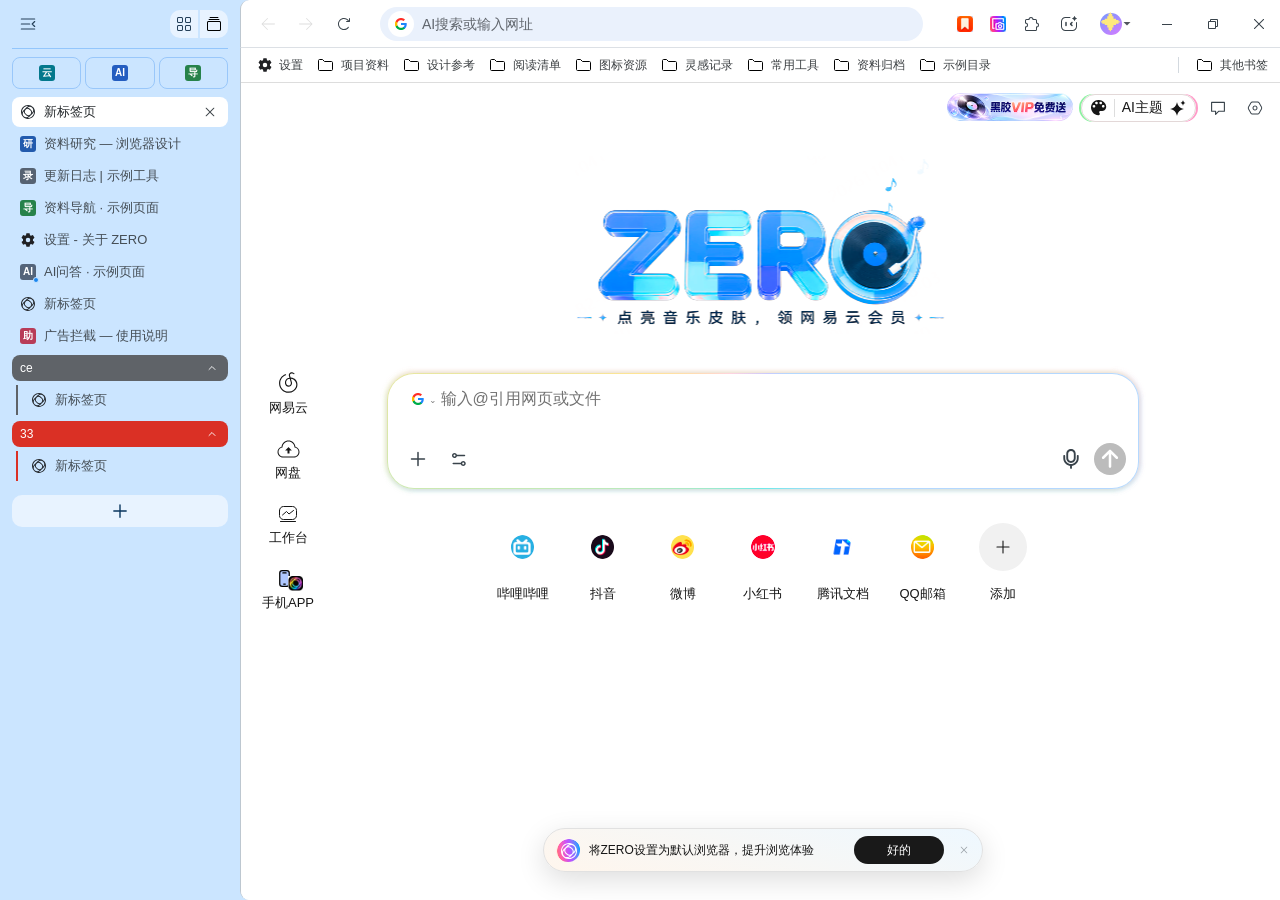
<file: demo/A/v0.10-review.2/index.html>
<!doctype html>
<html lang="zh-CN"><head><meta charset="utf-8"><meta name="viewport" content="width=device-width,initial-scale=1"><title>ZERO 垂直标签 A v0.10 · 公开评审修订 2</title><link rel="stylesheet" href="zero-style.css"><link rel="stylesheet" href="zero-chrome.css"><link rel="stylesheet" href="zero-calibration.css"><link rel="stylesheet" href="assets/assistant-orb.css"><link rel="stylesheet" href="style.css"><link rel="stylesheet" href="adaptation.css"><link rel="stylesheet" href="reference-fixes.css"><link rel="stylesheet" href="feedback.css"><link rel="stylesheet" href="floating.css"><link rel="stylesheet" href="tab-search.css"><link rel="stylesheet" href="address.css"><link rel="stylesheet" href="bookmarks.css"><link rel="stylesheet" href="zero-manager.css"></head><body>
<div id="browser" class="browser">
 <aside id="sidebar" aria-label="垂直标签栏">
  <header class="side-head"><button id="collapse" class="icon-button" aria-label="收起侧栏"></button><div class="combo"><button id="groups-button" aria-label="标签页分组" class="combo-button"></button><button id="search-button" aria-label="标签管理" class="combo-button"></button></div></header><div class="side-separator"></div>
  <div id="tab-area"><div id="pin-dock"><div id="pins-scroll" aria-label="固定标签滚动区域"><div id="pins" role="tablist" aria-label="固定标签页" aria-orientation="vertical"></div></div></div><div id="side-scroll" aria-label="普通标签滚动区域"><div id="vertical-tabs" role="tablist" aria-label="标签页" aria-orientation="vertical"><div id="list"></div></div></div><div id="new-tab-dock"><button id="new-tab" aria-label="打开新的标签页"></button></div></div>
  <div id="resize-handle" role="slider" aria-label="侧栏宽度" tabindex="0" aria-valuemin="126" aria-valuemax="400" aria-valuenow="240"></div>
 </aside>
 <main id="main">
  <div id="horizontal-tabs" hidden><button id="return-vertical" class="icon-button" aria-label="垂直显示标签页"></button><div id="horizontal-list" role="tablist" aria-label="水平标签页"></div><button id="horizontal-new" class="icon-button" aria-label="新增水平标签页"></button></div>
  <nav id="toolbar" aria-label="导航工具栏"><button class="icon-button auxiliary" data-tool="后退" aria-label="后退"></button><button class="icon-button auxiliary" data-tool="前进" aria-label="前进"></button><button class="icon-button auxiliary" data-tool="重新加载" aria-label="重新加载网页"></button><div class="address"><span id="site-icon"></span><input id="address" aria-label="地址栏" spellcheck="false"><button class="icon-button auxiliary" data-tool="收藏" aria-label="收藏"></button></div><div class="toolbar-tools"><button class="icon-button auxiliary" data-tool="扩展程序" aria-label="扩展程序"></button><span class="profile" aria-label="演示用户">L</span><button class="action-pill auxiliary" data-tool="浏览器菜单">请采取行动 <span>⋮</span></button></div><div class="caption"><button data-tool="最小化" class="auxiliary" aria-label="最小化"></button><button data-tool="最大化" class="auxiliary" aria-label="最大化"></button><button data-tool="关闭窗口" class="auxiliary" aria-label="关闭窗口"></button></div></nav>
  <section id="page" aria-label="样例网页"></section>
 </main>
</div>
<div id="hovercard" hidden></div><div id="popover" hidden></div><div id="context-menu" role="menu" hidden></div><div id="submenu" role="menu" hidden></div><div id="toast" role="status" hidden></div>
<script src="native-icons.js"></script><script src="zero-templates.js"></script><script src="zero-shell.js"></script><script src="icons.js"></script><script src="group-icons.js"></script><script src="zero-manager.js"></script><script src="app.js"></script><script src="bookmarks.js"></script></body></html>
</file>
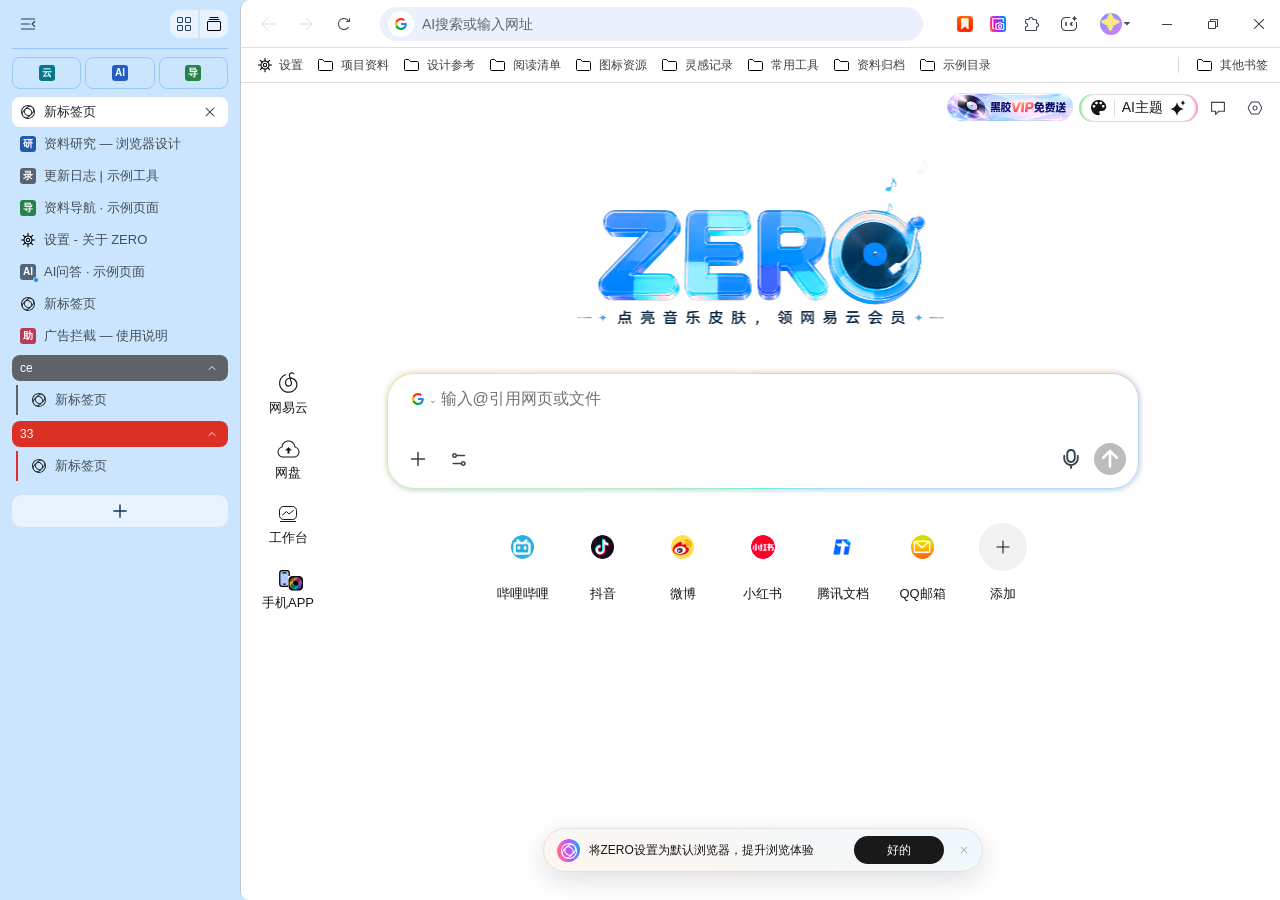
<file: demo/A/v0.10/index.html>
<!doctype html>
<html lang="zh-CN"><head><meta charset="utf-8"><meta name="viewport" content="width=device-width,initial-scale=1"><title>ZERO 垂直标签 A v0.10</title><link rel="stylesheet" href="zero-style.css"><link rel="stylesheet" href="zero-chrome.css"><link rel="stylesheet" href="zero-calibration.css"><link rel="stylesheet" href="assets/assistant-orb.css"><link rel="stylesheet" href="style.css"><link rel="stylesheet" href="adaptation.css"><link rel="stylesheet" href="reference-fixes.css"><link rel="stylesheet" href="feedback.css"><link rel="stylesheet" href="floating.css"><link rel="stylesheet" href="tab-search.css"><link rel="stylesheet" href="address.css"><link rel="stylesheet" href="bookmarks.css"><link rel="stylesheet" href="zero-manager.css"></head><body>
<div id="browser" class="browser">
 <aside id="sidebar" aria-label="垂直标签栏">
  <header class="side-head"><button id="collapse" class="icon-button" aria-label="收起侧栏"></button><div class="combo"><button id="groups-button" aria-label="标签页分组" class="combo-button"></button><button id="search-button" aria-label="标签管理" class="combo-button"></button></div></header><div class="side-separator"></div>
  <div id="tab-area"><div id="pin-dock"><div id="pins-scroll" aria-label="固定标签滚动区域"><div id="pins" role="tablist" aria-label="固定标签页" aria-orientation="vertical"></div></div></div><div id="side-scroll" aria-label="普通标签滚动区域"><div id="vertical-tabs" role="tablist" aria-label="标签页" aria-orientation="vertical"><div id="list"></div></div></div><div id="new-tab-dock"><button id="new-tab" aria-label="打开新的标签页"></button></div></div>
  <div id="resize-handle" role="slider" aria-label="侧栏宽度" tabindex="0" aria-valuemin="126" aria-valuemax="400" aria-valuenow="240"></div>
 </aside>
 <main id="main">
  <div id="horizontal-tabs" hidden><button id="return-vertical" class="icon-button" aria-label="垂直显示标签页"></button><div id="horizontal-list" role="tablist" aria-label="水平标签页"></div><button id="horizontal-new" class="icon-button" aria-label="新增水平标签页"></button></div>
  <nav id="toolbar" aria-label="导航工具栏"><button class="icon-button auxiliary" data-tool="后退" aria-label="后退"></button><button class="icon-button auxiliary" data-tool="前进" aria-label="前进"></button><button class="icon-button auxiliary" data-tool="重新加载" aria-label="重新加载网页"></button><div class="address"><span id="site-icon"></span><input id="address" aria-label="地址栏" spellcheck="false"><button class="icon-button auxiliary" data-tool="收藏" aria-label="收藏"></button></div><div class="toolbar-tools"><button class="icon-button auxiliary" data-tool="扩展程序" aria-label="扩展程序"></button><span class="profile" aria-label="演示用户">L</span><button class="action-pill auxiliary" data-tool="浏览器菜单">请采取行动 <span>⋮</span></button></div><div class="caption"><button data-tool="最小化" class="auxiliary" aria-label="最小化"></button><button data-tool="最大化" class="auxiliary" aria-label="最大化"></button><button data-tool="关闭窗口" class="auxiliary" aria-label="关闭窗口"></button></div></nav>
  <section id="page" aria-label="样例网页"></section>
 </main>
</div>
<div id="hovercard" hidden></div><div id="popover" hidden></div><div id="context-menu" role="menu" hidden></div><div id="submenu" role="menu" hidden></div><div id="toast" role="status" hidden></div>
<script src="native-icons.js"></script><script src="zero-templates.js"></script><script src="zero-shell.js"></script><script src="icons.js"></script><script src="group-icons.js"></script><script src="zero-manager.js"></script><script src="app.js"></script><script src="bookmarks.js"></script></body></html>
</file>
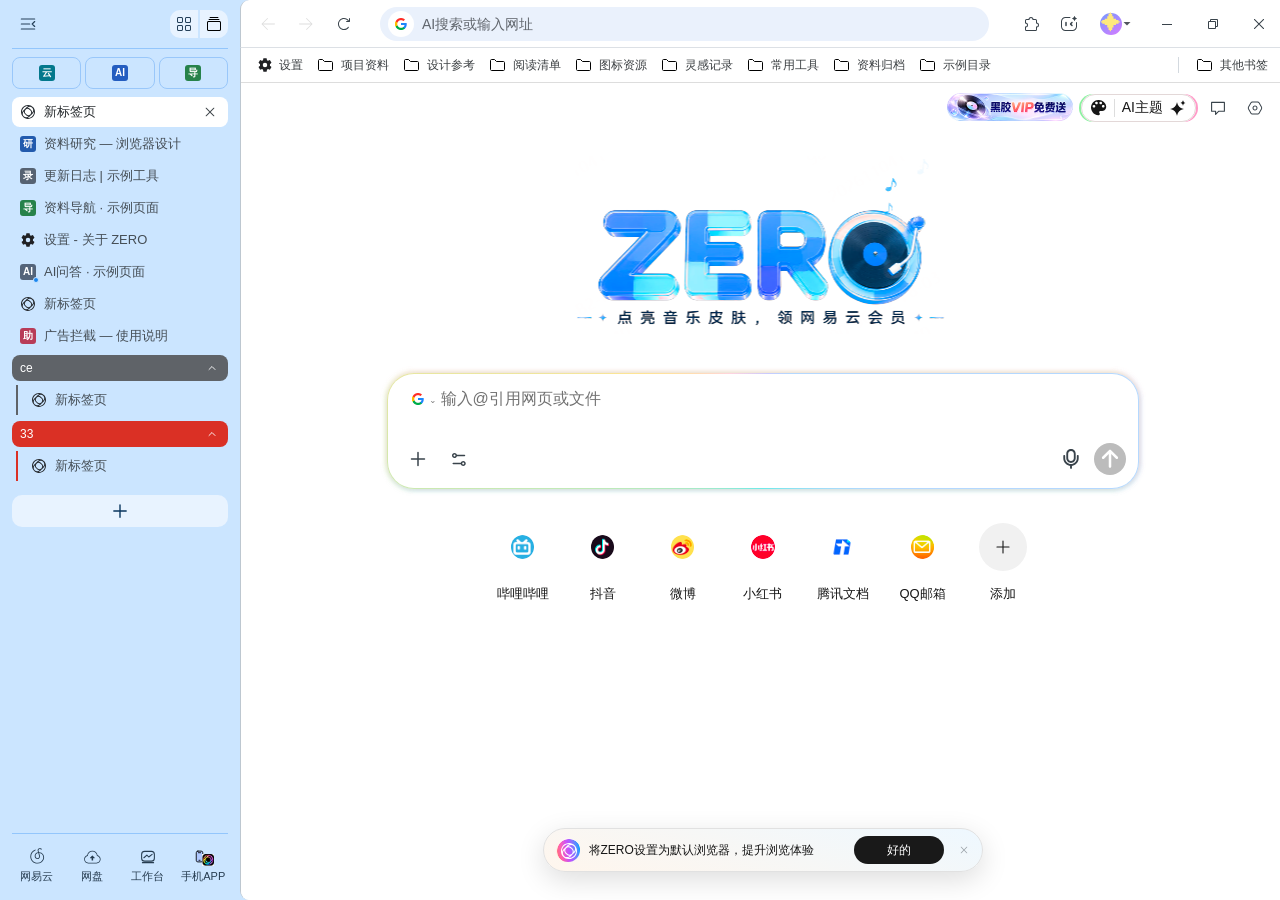
<file: demo/A/v0.14-review.3/index.html>
<!doctype html>
<html lang="zh-CN"><head><meta charset="utf-8"><meta name="viewport" content="width=device-width,initial-scale=1"><title>ZERO 垂直标签 A v0.14 · 公开评审修订 3</title><link rel="stylesheet" href="zero-style.css"><link rel="stylesheet" href="zero-chrome.css"><link rel="stylesheet" href="zero-calibration.css"><link rel="stylesheet" href="assets/assistant-orb.css"><link rel="stylesheet" href="style.css"><link rel="stylesheet" href="adaptation.css"><link rel="stylesheet" href="reference-fixes.css"><link rel="stylesheet" href="feedback.css"><link rel="stylesheet" href="floating.css"><link rel="stylesheet" href="tab-search.css"><link rel="stylesheet" href="address.css"><link rel="stylesheet" href="bookmarks.css"><link rel="stylesheet" href="zero-manager.css"><link rel="stylesheet" href="quick-tools.css"></head><body>
<div id="browser" class="browser">
 <aside id="sidebar" aria-label="垂直标签栏">
  <header class="side-head"><button id="collapse" class="icon-button" aria-label="收起侧栏"></button><div class="combo"><button id="groups-button" aria-label="标签页分组" class="combo-button"></button><button id="search-button" aria-label="标签管理" class="combo-button"></button></div></header><div class="side-separator"></div>
  <div id="tab-area"><div id="pin-dock"><div id="pins-scroll" aria-label="固定标签滚动区域"><div id="pins" role="tablist" aria-label="固定标签页" aria-orientation="vertical"></div></div></div><div id="side-scroll" aria-label="普通标签滚动区域"><div id="vertical-tabs" role="tablist" aria-label="标签页" aria-orientation="vertical"><div id="list"></div></div></div><div id="new-tab-dock"><button id="new-tab" aria-label="打开新的标签页"></button></div></div>
  <div id="quick-tools-dock" hidden></div>
  <div id="resize-handle" role="slider" aria-label="侧栏宽度" tabindex="0" aria-valuemin="126" aria-valuemax="400" aria-valuenow="240"></div>
 </aside>
 <main id="main">
  <div id="horizontal-tabs" hidden><button id="return-vertical" class="icon-button" aria-label="垂直显示标签页"></button><div id="horizontal-list" role="tablist" aria-label="水平标签页"></div><button id="horizontal-new" class="icon-button" aria-label="新增水平标签页"></button></div>
  <nav id="toolbar" aria-label="导航工具栏"><button class="icon-button auxiliary" data-tool="后退" aria-label="后退"></button><button class="icon-button auxiliary" data-tool="前进" aria-label="前进"></button><button class="icon-button auxiliary" data-tool="重新加载" aria-label="重新加载网页"></button><div class="address"><span id="site-icon"></span><input id="address" aria-label="地址栏" spellcheck="false"><button class="icon-button auxiliary" data-tool="收藏" aria-label="收藏"></button></div><div class="toolbar-tools"><button class="icon-button auxiliary" data-tool="扩展程序" aria-label="扩展程序"></button><span class="profile" aria-label="演示用户">L</span><button class="action-pill auxiliary" data-tool="浏览器菜单">请采取行动 <span>⋮</span></button></div><div class="caption"><button data-tool="最小化" class="auxiliary" aria-label="最小化"></button><button data-tool="最大化" class="auxiliary" aria-label="最大化"></button><button data-tool="关闭窗口" class="auxiliary" aria-label="关闭窗口"></button></div></nav>
  <section id="page" aria-label="样例网页"></section>
 </main>
</div>
<div id="hovercard" hidden></div><div id="popover" hidden></div><div id="context-menu" role="menu" hidden></div><div id="submenu" role="menu" hidden></div><div id="toast" role="status" hidden></div>
<script src="native-icons.js"></script><script src="zero-templates.js"></script><script src="zero-shell.js"></script><script src="icons.js"></script><script src="group-icons.js"></script><script src="zero-manager.js"></script><script src="app.js"></script><script src="bookmarks.js"></script></body></html>
</file>
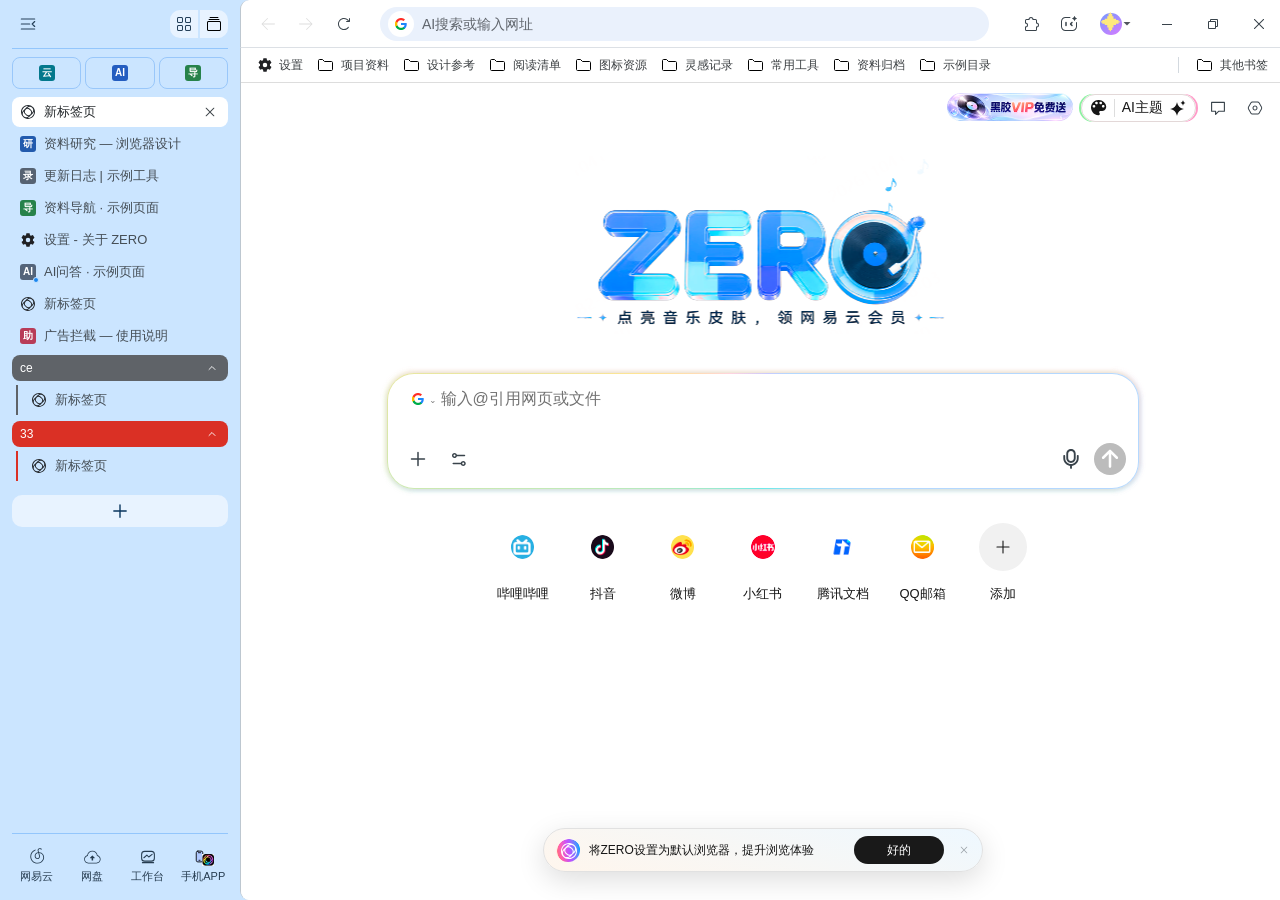
<file: demo/A/v0.15-review.4/index.html>
<!doctype html>
<html lang="zh-CN"><head><meta charset="utf-8"><meta name="viewport" content="width=device-width,initial-scale=1"><title>ZERO 垂直标签 A v0.15 · 公开评审修订 4</title><link rel="stylesheet" href="zero-style.css"><link rel="stylesheet" href="zero-chrome.css"><link rel="stylesheet" href="zero-calibration.css"><link rel="stylesheet" href="assets/assistant-orb.css"><link rel="stylesheet" href="style.css"><link rel="stylesheet" href="adaptation.css"><link rel="stylesheet" href="reference-fixes.css"><link rel="stylesheet" href="feedback.css"><link rel="stylesheet" href="floating.css"><link rel="stylesheet" href="tab-search.css"><link rel="stylesheet" href="address.css"><link rel="stylesheet" href="bookmarks.css"><link rel="stylesheet" href="zero-manager.css"><link rel="stylesheet" href="quick-tools.css"></head><body>
<div id="browser" class="browser">
 <aside id="sidebar" aria-label="垂直标签栏">
  <header class="side-head"><button id="collapse" class="icon-button" aria-label="收起侧栏"></button><div class="combo"><button id="groups-button" aria-label="标签页分组" class="combo-button"></button><button id="search-button" aria-label="标签管理" class="combo-button"></button></div></header><div class="side-separator"></div>
  <div id="tab-area"><div id="pin-dock"><div id="pins-scroll" aria-label="固定标签滚动区域"><div id="pins" role="tablist" aria-label="固定标签页" aria-orientation="vertical"></div></div></div><div id="side-scroll" aria-label="普通标签滚动区域"><div id="vertical-tabs" role="tablist" aria-label="标签页" aria-orientation="vertical"><div id="list"></div></div></div><div id="new-tab-dock"><button id="new-tab" aria-label="打开新的标签页"></button></div></div>
  <div id="quick-tools-dock" hidden></div>
  <div id="resize-handle" role="slider" aria-label="侧栏宽度" tabindex="0" aria-valuemin="126" aria-valuemax="400" aria-valuenow="240"></div>
 </aside>
 <main id="main">
  <div id="horizontal-tabs" hidden><button id="return-vertical" class="icon-button" aria-label="垂直显示标签页"></button><div id="horizontal-list" role="tablist" aria-label="水平标签页"></div><button id="horizontal-new" class="icon-button" aria-label="新增水平标签页"></button></div>
  <nav id="toolbar" aria-label="导航工具栏"><button class="icon-button auxiliary" data-tool="后退" aria-label="后退"></button><button class="icon-button auxiliary" data-tool="前进" aria-label="前进"></button><button class="icon-button auxiliary" data-tool="重新加载" aria-label="重新加载网页"></button><div class="address"><span id="site-icon"></span><input id="address" aria-label="地址栏" spellcheck="false"><button class="icon-button auxiliary" data-tool="收藏" aria-label="收藏"></button></div><div class="toolbar-tools"><button class="icon-button auxiliary" data-tool="扩展程序" aria-label="扩展程序"></button><span class="profile" aria-label="演示用户">L</span><button class="action-pill auxiliary" data-tool="浏览器菜单">请采取行动 <span>⋮</span></button></div><div class="caption"><button data-tool="最小化" class="auxiliary" aria-label="最小化"></button><button data-tool="最大化" class="auxiliary" aria-label="最大化"></button><button data-tool="关闭窗口" class="auxiliary" aria-label="关闭窗口"></button></div></nav>
  <section id="page" aria-label="样例网页"></section>
 </main>
</div>
<div id="hovercard" hidden></div><div id="popover" hidden></div><div id="context-menu" role="menu" hidden></div><div id="submenu" role="menu" hidden></div><div id="toast" role="status" hidden></div>
<script src="native-icons.js"></script><script src="zero-templates.js"></script><script src="zero-shell.js"></script><script src="icons.js"></script><script src="group-icons.js"></script><script src="zero-manager.js"></script><script src="app.js"></script><script src="bookmarks.js"></script></body></html>
</file>
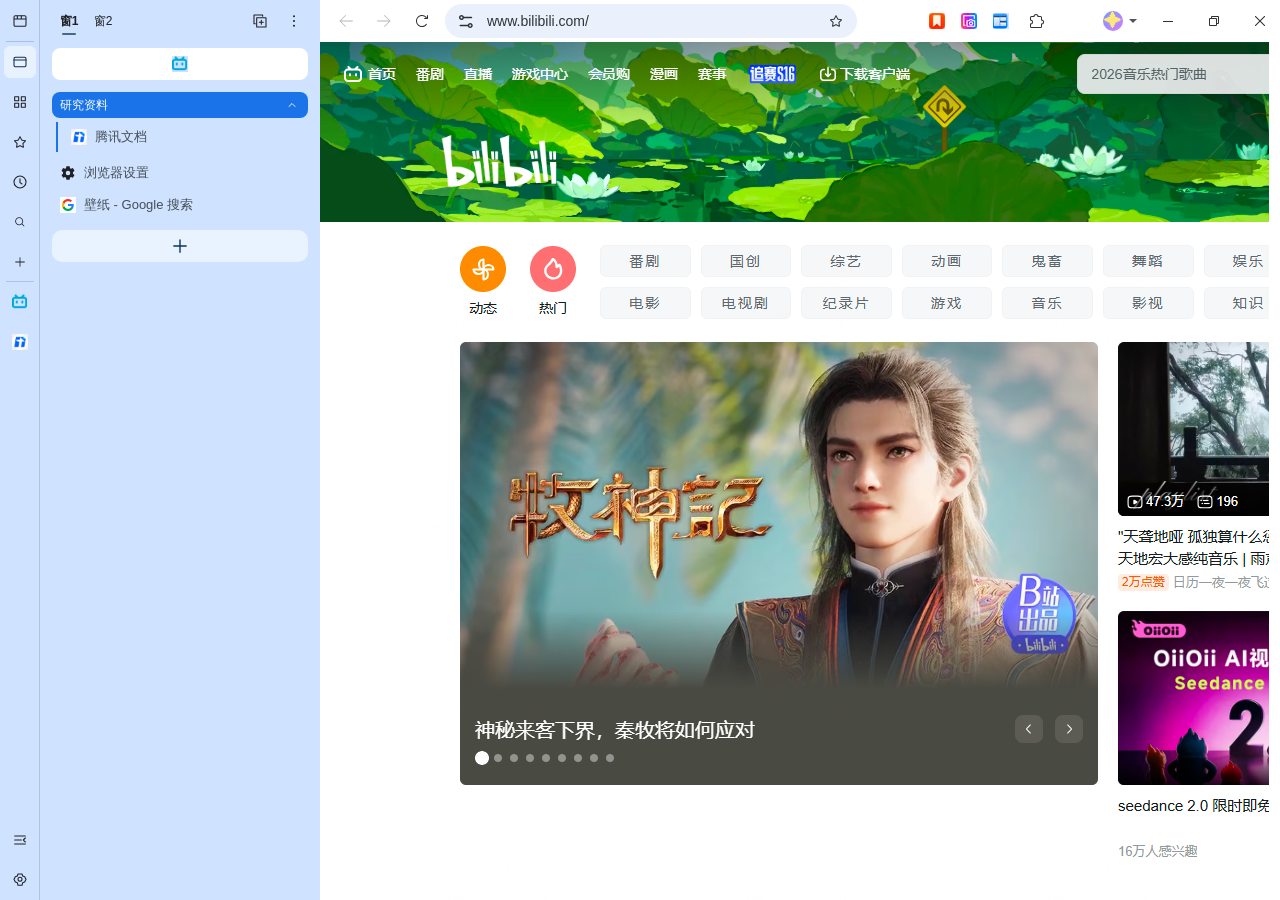
<file: demo/B/v0.9-review.2/index.html>
<!doctype html><html lang="zh-CN"><meta charset="utf-8"><meta name="viewport" content="width=device-width,initial-scale=1"><link rel="icon" href="client/assets/app-logo.png"><title>ZERO 垂直标签 B v0.9 · 公开评审修订 2</title><link rel="stylesheet" href="host.css"><body data-layout="vertical" data-panel="expanded"><button id="layout-button" aria-label="切换为横向标签" title="切换为横向标签"><svg viewBox="0 0 24 24" aria-hidden="true"><rect x="3" y="4" width="18" height="16" rx="2"/><path d="M9 4v16M3 8h18"/></svg></button><aside id="sidebar-slot" aria-label="标签管理侧栏"><iframe id="plugin-frame" title="ZERO 标签页管理左侧栏" src="plugin/index.html"></iframe></aside><div id="sidebar-resizer" role="separator" tabindex="0" aria-label="调整侧栏宽度" aria-orientation="vertical" aria-valuemin="280" aria-valuemax="400" aria-valuenow="320"></div><iframe id="client-frame" title="ZERO 客户端网页区域" src="client/index.html?scene=web"></iframe><div id="layout-menu" role="menu" aria-label="标签布局选项" hidden><button role="menuitemradio" aria-checked="false" data-layout-choice="horizontal">横向标签<span>✓</span></button><button role="menuitemradio" aria-checked="true" data-layout-choice="vertical">垂直标签<span>✓</span></button><hr><button role="menuitem" id="menu-panel">收起侧栏</button></div><section class="options-layer" hidden><button aria-label="关闭设置">×</button><iframe title="插件设置"></iframe></section><script src="host.js"></script></body></html>
</file>
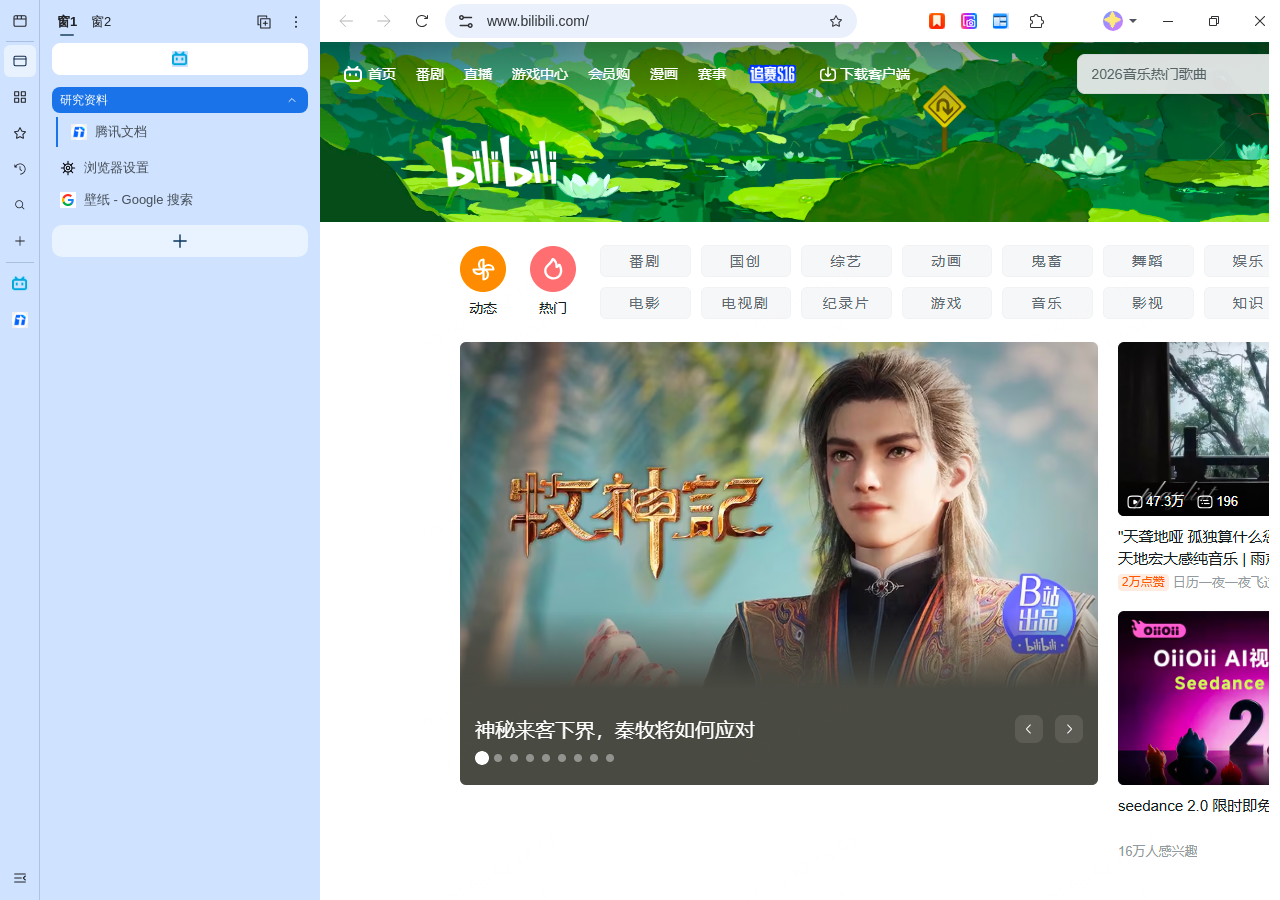
<file: demo/B/v0.9/index.html>
<!doctype html><html lang="zh-CN"><meta charset="utf-8"><meta name="viewport" content="width=device-width,initial-scale=1"><link rel="icon" href="client/assets/app-logo.png"><title>ZERO 垂直标签 B v0.9</title><link rel="stylesheet" href="host.css"><body data-layout="vertical" data-panel="expanded"><button id="layout-button" aria-label="切换为横向标签" title="切换为横向标签"><svg viewBox="0 0 24 24" aria-hidden="true"><rect x="3" y="4" width="18" height="16" rx="2"/><path d="M9 4v16M3 8h18"/></svg></button><aside id="sidebar-slot" aria-label="标签管理侧栏"><iframe id="plugin-frame" title="ZERO 标签页管理左侧栏" src="plugin/index.html"></iframe></aside><div id="sidebar-resizer" role="separator" tabindex="0" aria-label="调整侧栏宽度" aria-orientation="vertical" aria-valuemin="280" aria-valuemax="400" aria-valuenow="320"></div><iframe id="client-frame" title="ZERO 客户端网页区域" src="client/index.html?scene=web"></iframe><div id="layout-menu" role="menu" aria-label="标签布局选项" hidden><button role="menuitemradio" aria-checked="false" data-layout-choice="horizontal">横向标签<span>✓</span></button><button role="menuitemradio" aria-checked="true" data-layout-choice="vertical">垂直标签<span>✓</span></button><hr><button role="menuitem" id="menu-panel">收起侧栏</button></div><section class="options-layer" hidden><button aria-label="关闭设置">×</button><iframe title="插件设置"></iframe></section><script src="host.js"></script></body></html>
</file>
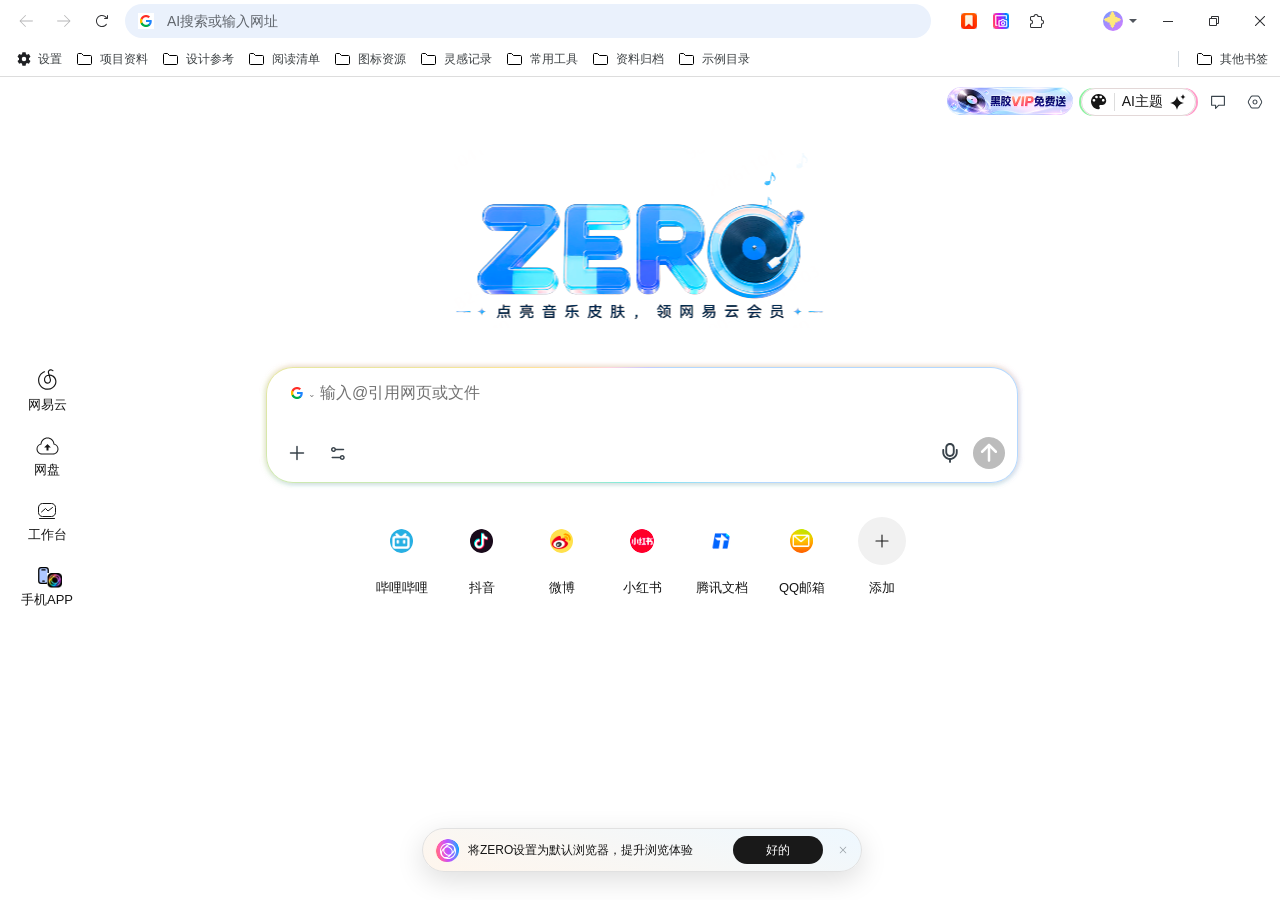
<file: demo/B/v0.9-review.2/client/index.html>
<!doctype html>
<html lang="zh-CN"><head><meta charset="utf-8"><meta name="viewport" content="width=device-width,initial-scale=1"><title>ZERO 垂直标签 A v0.10</title><link rel="stylesheet" href="zero-style.css"><link rel="stylesheet" href="zero-chrome.css"><link rel="stylesheet" href="zero-calibration.css"><link rel="stylesheet" href="assets/assistant-orb.css"><link rel="stylesheet" href="style.css"><link rel="stylesheet" href="adaptation.css"><link rel="stylesheet" href="reference-fixes.css"><link rel="stylesheet" href="feedback.css"><link rel="stylesheet" href="floating.css"><link rel="stylesheet" href="tab-search.css"><link rel="stylesheet" href="address.css"><link rel="stylesheet" href="bookmarks.css"><link rel="stylesheet" href="zero-manager.css"><link rel="stylesheet" href="client-bridge.css"><link rel="stylesheet" href="../../../shared/zero-client-chrome/v1/chrome.css"></head><body>
<div id="browser" class="browser">
 <aside id="sidebar" aria-label="垂直标签栏">
  <header class="side-head"><button id="collapse" class="icon-button" aria-label="收起侧栏"></button><div class="combo"><button id="groups-button" aria-label="标签页分组" class="combo-button"></button><button id="search-button" aria-label="标签管理" class="combo-button"></button></div></header><div class="side-separator"></div>
  <div id="tab-area"><div id="pin-dock"><div id="pins-scroll" aria-label="固定标签滚动区域"><div id="pins" role="tablist" aria-label="固定标签页" aria-orientation="vertical"></div></div></div><div id="side-scroll" aria-label="普通标签滚动区域"><div id="vertical-tabs" role="tablist" aria-label="标签页" aria-orientation="vertical"><div id="list"></div></div></div><div id="new-tab-dock"><button id="new-tab" aria-label="打开新的标签页"></button></div></div>
  <div id="resize-handle" role="slider" aria-label="侧栏宽度" tabindex="0" aria-valuemin="126" aria-valuemax="400" aria-valuenow="240"></div>
 </aside>
 <main id="main">
  <div id="horizontal-tabs" hidden><button id="return-vertical" class="icon-button" aria-label="垂直显示标签页"></button><div id="horizontal-list" role="tablist" aria-label="水平标签页"></div><button id="horizontal-new" class="icon-button" aria-label="新增水平标签页"></button></div>
  <nav id="toolbar" aria-label="导航工具栏"><button class="icon-button auxiliary" data-tool="后退" aria-label="后退"></button><button class="icon-button auxiliary" data-tool="前进" aria-label="前进"></button><button class="icon-button auxiliary" data-tool="重新加载" aria-label="重新加载网页"></button><div class="address"><span id="site-icon"></span><input id="address" aria-label="地址栏" spellcheck="false"><button class="icon-button auxiliary" data-tool="收藏" aria-label="收藏"></button></div><div class="toolbar-tools"><button class="icon-button auxiliary" data-tool="扩展程序" aria-label="扩展程序"></button><span class="profile" aria-label="演示用户">L</span><button class="action-pill auxiliary" data-tool="浏览器菜单">请采取行动 <span>⋮</span></button></div><div class="caption"><button data-tool="最小化" class="auxiliary" aria-label="最小化"></button><button data-tool="最大化" class="auxiliary" aria-label="最大化"></button><button data-tool="关闭窗口" class="auxiliary" aria-label="关闭窗口"></button></div></nav>
  <section id="page" aria-label="样例网页"></section>
 </main>
</div>
<div id="hovercard" hidden></div><div id="popover" hidden></div><div id="context-menu" role="menu" hidden></div><div id="submenu" role="menu" hidden></div><div id="toast" role="status" hidden></div>
<script src="native-icons.js"></script><script src="zero-templates.js"></script><script src="../../../shared/zero-client-chrome/v1/glyphs.js"></script><script src="../../../shared/zero-client-chrome/v1/chrome.js"></script><script src="zero-shell.js"></script><script src="icons.js"></script><script src="group-icons.js"></script><script src="zero-manager.js"></script><script src="app.js"></script><script src="bookmarks.js"></script><script src="b-host.js"></script></body></html>
</file>
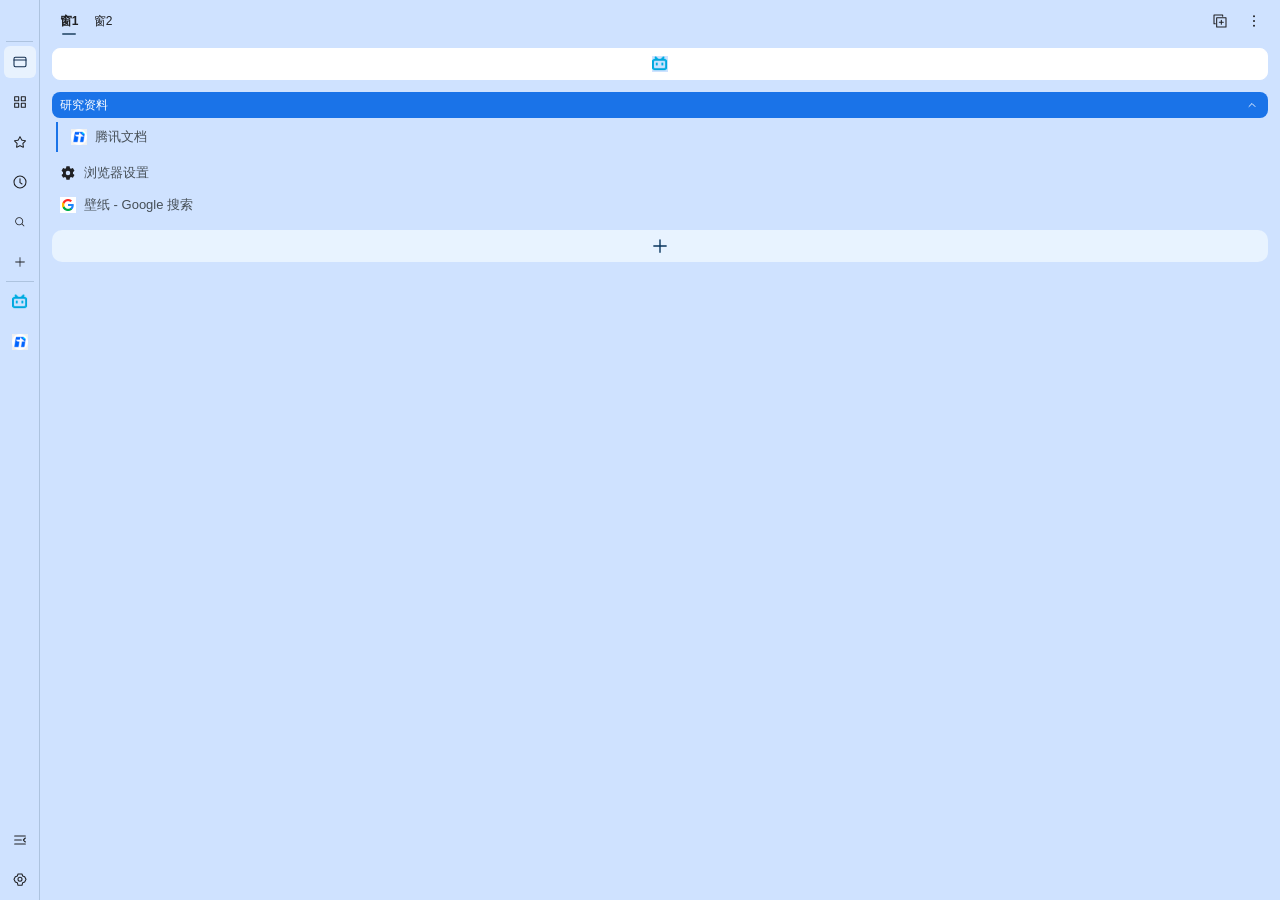
<file: demo/B/v0.9-review.2/plugin/index.html>
<!doctype html>
<html lang="zh-CN">
<head>
<meta charset="utf-8">
<meta name="viewport" content="width=device-width,initial-scale=1">
<title>ZERO 标签页管理</title>
<link rel="stylesheet" href="sidebar.css">
<script defer src="sidebar-fixture.js"></script>
<script defer src="window-a/native-icons.js"></script>
<script defer src="window-a/icons.js"></script>
<script defer src="window-a/group-icons.js"></script>
<script defer src="window-a/markup.js"></script>
<script defer src="window-a/window.js"></script>
<script defer src="sidebar.js"></script>
</head>
<body>
<nav id="rail" aria-label="标签页管理">
  <button data-navigation="current" aria-label="窗口标签" title="窗口标签" aria-current="page"></button>
  <button data-navigation="sites" aria-label="所有窗口的站点" title="所有窗口的站点"></button>
  <button data-navigation="bookmarks" aria-label="书签" title="书签"></button>
  <button data-navigation="recent" aria-label="最近关闭" title="最近关闭"></button>
  <button data-navigation="search" aria-label="全局搜索" title="全局搜索"></button>
  <button id="rail-new" aria-label="打开新的标签页" title="打开新的标签页"></button>
  <div class="rail-separator"></div>
  <div id="shortcuts"></div>
  <div class="rail-footer"></div>
  <button id="b-panel-toggle" aria-label="收起侧栏" title="收起侧栏"></button>
  <button id="rail-settings" aria-label="侧栏设置" title="侧栏设置" aria-haspopup="menu"></button>
</nav>
<main>
  <section class="view sp-view" data-view="current">
    <header><div id="windows" aria-label="窗口"></div><button id="deduplicate" title="清理重复标签页" aria-label="清理重复标签页"></button><button id="window-more" title="更多" aria-label="更多" aria-haspopup="menu"></button></header>
    <div class="window-list" data-current-view="windows"></div>
  </section>
  <section class="view sp-view" data-view="sites" hidden><header><span class="heading-icon"></span><strong>所有窗口的站点</strong><span class="heading-tools"></span></header><div class="results" data-current-view="sites"></div></section>
  <section class="view sp-view" data-view="bookmarks" hidden><header><span class="heading-icon"></span><strong>书签</strong><span class="heading-tools"></span></header><div class="results"></div></section>
  <section class="view sp-view" data-view="recent" hidden><header><span class="heading-icon"></span><strong>最近关闭的标签页</strong><span class="heading-tools"></span></header><div class="results"></div></section>
  <section class="view sp-view" data-view="search" hidden>
    <header><label class="search-field"><span id="search-icon"></span><input type="search" id="search" aria-label="搜索标签页、收藏和历史" placeholder="搜索标签页、收藏和历史…" autocomplete="off"></label></header>
    <div class="results"></div>
  </section>
</main>
<div id="notice" role="status" hidden></div>
<dialog id="edit-bookmark" aria-label="编辑书签">
  <form method="dialog">
    <strong>编辑书签</strong>
    <label>名称<input name="title" required></label>
    <label>网址<input name="url" type="url" required></label>
    <div><button value="cancel" formnovalidate>取消</button><button value="save">保存</button></div>
  </form>
</dialog>
<dialog id="deduplicate-confirm" aria-label="清理重复标签页">
  <form method="dialog">
    <strong>清理重复标签页</strong>
    <p>仅关闭当前窗口中的以下重复标签页：</p>
    <ul></ul>
    <div><button value="cancel" autofocus>取消</button><button value="confirm">清理</button></div>
  </form>
</dialog>
</body>
</html>
</file>
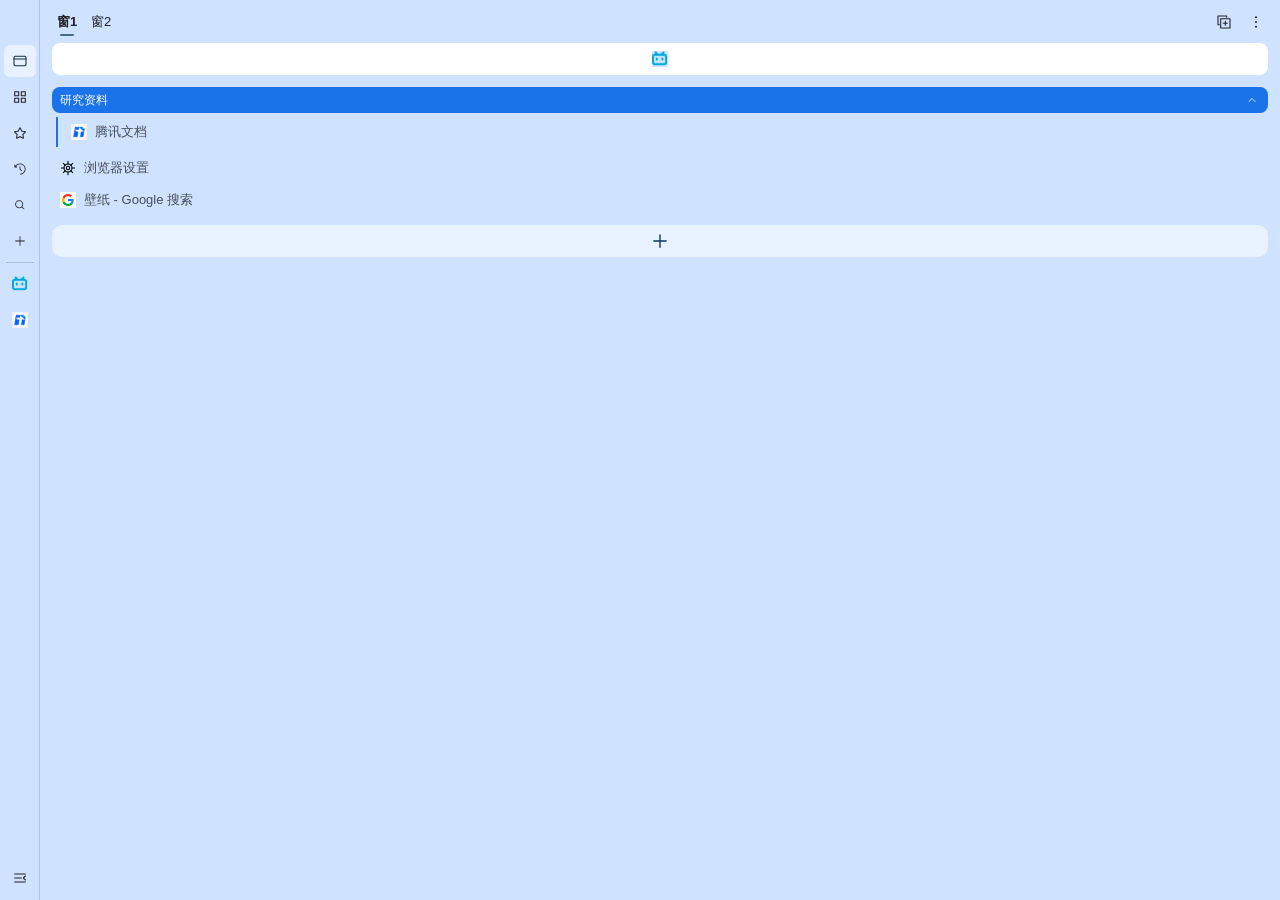
<file: demo/B/v0.9/plugin/index.html>
<!doctype html>
<html lang="zh-CN">
<head>
<meta charset="utf-8">
<meta name="viewport" content="width=device-width,initial-scale=1">
<title>ZERO 标签页管理</title>
<link rel="stylesheet" href="sidebar.css">
<script defer src="sidebar-fixture.js"></script>
<script defer src="window-a/native-icons.js"></script>
<script defer src="window-a/icons.js"></script>
<script defer src="window-a/group-icons.js"></script>
<script defer src="window-a/markup.js"></script>
<script defer src="window-a/window.js"></script>
<script defer src="sidebar.js"></script>
</head>
<body>
<nav id="rail" aria-label="标签页管理">
  <button data-navigation="current" aria-label="窗口标签" title="窗口标签" aria-current="page"></button>
  <button data-navigation="sites" aria-label="所有窗口的站点" title="所有窗口的站点"></button>
  <button data-navigation="bookmarks" aria-label="书签" title="书签"></button>
  <button data-navigation="recent" aria-label="最近关闭" title="最近关闭"></button>
  <button data-navigation="search" aria-label="全局搜索" title="全局搜索"></button>
  <button id="rail-new" aria-label="打开新的标签页" title="打开新的标签页"></button>
  <div class="rail-separator"></div>
  <button data-shortcut="11" aria-label="哔哩哔哩" title="哔哩哔哩"><img src="../client/assets/favicon-bili-reference.png" alt=""></button>
  <button data-shortcut="12" aria-label="腾讯文档" title="腾讯文档"><img src="../client/assets/site-docs.png" alt=""></button>
  <button id="b-panel-toggle" aria-label="收起侧栏" title="收起侧栏"></button>
</nav>
<main>
  <section class="view" data-view="current">
    <header><div id="windows" aria-label="窗口"></div><button id="deduplicate" title="清理重复标签页" aria-label="清理重复标签页"></button><button id="window-more" title="更多" aria-label="更多" aria-haspopup="menu"></button></header>
    <div class="window-list" data-current-view="windows"></div>
  </section>
  <section class="view" data-view="sites" hidden><header><strong>所有窗口的站点</strong></header><div class="results"></div></section>
  <section class="view" data-view="bookmarks" hidden><header><strong>书签</strong></header><div class="results"></div></section>
  <section class="view" data-view="recent" hidden><header><strong>最近关闭的标签页</strong></header><div class="results"></div></section>
  <section class="view" data-view="search" hidden>
    <header><input type="search" id="search" aria-label="搜索标签页、收藏和历史" placeholder="搜索标签页、收藏和历史…" autocomplete="off"></header>
    <div class="results"></div>
  </section>
</main>
<div id="window-menu" role="menu" hidden><button role="menuitem" id="new-window">新建窗口</button><button role="menuitem" id="menu-deduplicate">清理重复标签页</button></div>
<div id="notice" role="status" hidden></div>
</body>
</html>
</file>
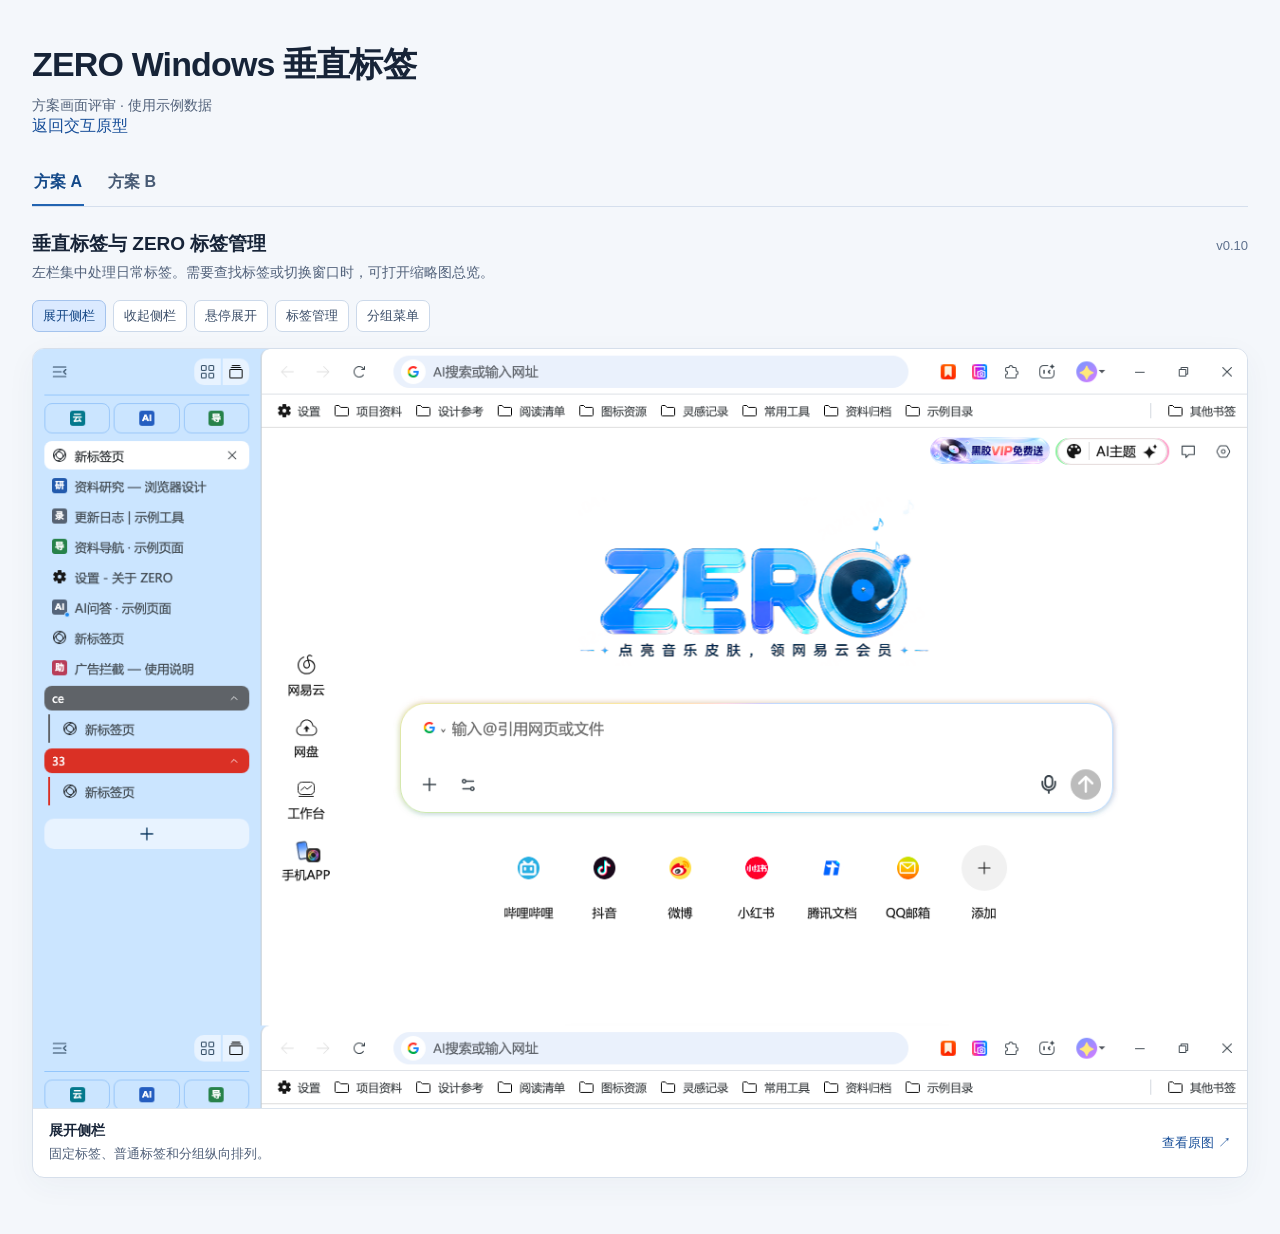
<file: screenshots.html>
<!doctype html>
<html lang="zh-CN">
<head>
  <meta charset="utf-8">
  <meta name="viewport" content="width=device-width, initial-scale=1">
  <meta name="description" content="ZERO Windows 垂直标签方案 A 与 B 的画面评审。">
  <meta name="robots" content="noindex">
  <title>ZERO Windows 垂直标签评审</title>
  <link rel="stylesheet" href="review.css">
  <script defer src="review-data.js"></script>
  <script defer src="review.js"></script>
</head>
<body>
  <main>
    <header class="intro">
      <h1>ZERO Windows 垂直标签</h1>
      <p>方案画面评审 · 使用示例数据</p><a href="./">返回交互原型</a>
    </header>
    <nav aria-label="选择方案" id="plans"></nav>
    <section aria-labelledby="plan-title">
      <header class="plan">
        <div>
          <h2 id="plan-title"></h2>
          <p id="summary"></p>
        </div>
        <span class="version" id="version"></span>
      </header>
      <nav class="states" aria-label="预设状态" id="states"></nav>
      <figure>
        <a class="frame" id="image-link" aria-label="查看原尺寸截图" target="_blank" rel="noopener">
          <img id="preview" width="1280" height="800" alt="">
        </a>
        <figcaption>
          <div>
            <strong id="state-name"></strong>
            <p id="state-description"></p>
          </div>
          <a class="original" id="original" target="_blank" rel="noopener">查看原图 <span aria-hidden="true">↗</span></a>
        </figcaption>
      </figure>
    </section>
    <noscript>启用 JavaScript 后即可切换方案和预设状态。</noscript>
  </main>
</body>
</html>
</file>
<file: demo/A/v0.10-review.2/zero-style.css>
*{box-sizing:border-box}html,body,#app{width:100%;height:100%;margin:0;overflow:hidden}body{font-family:Arial,"Microsoft YaHei","PingFang SC",sans-serif;font-size:13px;color:#161616;background:#fff}button,input,textarea{font:inherit;color:inherit}button{border:0;background:none;cursor:pointer}button:hover{background-color:#0000000a}button:focus-visible,[role=tab]:focus-visible{outline:2px solid #1678ea;outline-offset:-2px}input,textarea{outline:none}input:focus-visible,textarea:focus-visible{outline:2px solid #72a7e7;outline-offset:2px}[hidden]{display:none!important}svg{width:18px;height:18px;display:block;stroke:currentColor;fill:none;stroke-width:1.4;stroke-linecap:round;stroke-linejoin:round}.spacer{flex:1}.icon{width:36px;height:34px;flex-shrink:0;display:inline-flex;align-items:center;justify-content:center;border-radius:4px;color:#39434b;padding:0}.icon svg{width:16px;height:16px}
#topbar{height:42px;display:flex;align-items:center;background:#cfe2ff;gap:0;padding-left:7px;user-select:none;overflow:hidden}.navigation{display:flex;flex:none;width:123px}.navigation .icon{width:38px}.navigation button:disabled{opacity:.35;cursor:default}#tabs{display:flex;gap:6px;max-width:calc(100vw - 470px);min-width:0;flex:0 1 auto;height:36px;align-items:center}.tab{width:360px;max-width:360px;min-width:80px;flex:0 1 360px;height:34px;display:flex;align-items:center;gap:10px;border-radius:9px;padding:0 8px;color:#30343a;cursor:default;position:relative}.tab.active{background:#fff}.tab:not(.active):hover{background:#ffffff45}.tab:not(.active):after{content:"";position:absolute;right:-3px;top:10px;height:15px;width:1px;background:#9abfea}.tab .favicon{width:16px;height:16px;object-fit:contain;flex:none}.tab .tab-title{white-space:nowrap;overflow:hidden;text-overflow:ellipsis;flex:1;font-size:12px}.tab button{padding:3px;width:22px;height:24px;border-radius:50%;flex:none;display:grid;place-items:center}.tab button svg{width:13px;height:13px}.tab .tab-star{margin-left:auto;font-size:17px}.many-tabs .tab{width:190px;flex-basis:190px}.many-tabs .tab.active{flex-basis:224px}.top-new{width:31px}.top-tools{margin-left:auto;display:flex;align-items:center;gap:1px;padding-left:14px}.top-tools .icon{width:32px}.orange svg{background:#ff541c;color:#fff;border-radius:3px;padding:2px}.pink svg{background:linear-gradient(135deg,#08e2ff,#f817ee);color:#fff;border-radius:3px;padding:2px}.blue svg{background:#1591fa;color:#fff;border-radius:2px;padding:1px}.avatar{width:22px!important;height:22px;background:linear-gradient(145deg,#7599ff,#d77bff);color:#ffe97c;border-radius:50%;font-size:20px;margin:0 3px 0 9px}.chevron{font-size:13px;margin-right:8px}.window-controls{display:flex;flex:none;margin-left:7px}.window-controls button{width:46px;height:42px;border-radius:0}.window-controls svg{width:12px;height:12px;stroke-width:1.1}.window-close:hover{background:#e7473e;color:white}
#workspace{height:calc(100% - 42px);display:flex}#content{min-width:0;flex:1;position:relative;display:flex;flex-direction:column;overflow:hidden}.page{flex:1;min-height:0;position:relative}#bookmarks{height:35px;flex:none;display:flex;align-items:center;gap:15px;padding:0 15px;border-bottom:1px solid #ddd;white-space:nowrap;overflow:hidden;font-size:12px;color:#333}#bookmarks button{display:inline-flex;align-items:center;gap:6px;padding:3px 0;flex:none}#bookmarks svg{width:16px;height:16px;stroke-width:1.1}
.newtab{background:#fff;overflow:auto}.newtab-tools{position:absolute;top:10px;right:10px;display:flex;align-items:center;gap:7px}.newtab-tools .icon{width:30px;height:28px}.vip{padding:0;line-height:0;border-radius:18px;overflow:hidden}.vip img{width:128px;height:29px;object-fit:contain}.theme{border:1px solid #e3d8d8;border-radius:18px;padding:5px 8px;height:28px;font-size:14px;box-shadow:-2px 0 0 #8cf1a0,2px 0 0 #ff9ac8}.hero{position:absolute;width:371px;height:178px;object-fit:contain;top:73px;left:50%;transform:translateX(-50%)}.newtab-search{position:absolute;top:290px;left:50%;transform:translateX(-50%);width:min(752px,calc(100% - 220px));height:116px;border-radius:27px;border:1px solid transparent;background:linear-gradient(white,white) padding-box,conic-gradient(from 35deg,#b8d8ff,#b7d8ff,#81f8e4,#e5f0ab,#ffeb9c,#ffe3e3,#b8d8ff) border-box;box-shadow:0 0 5px #acd6f47d;padding:12px}.newtab-input{display:flex;align-items:center;padding:0 10px;height:26px;gap:4px}.google-g{font-family:Arial,sans-serif;font-weight:bold;font-size:17px;line-height:1;color:#4285f4;flex:none}.newtab-input .google-g{font-size:15px}.tiny-caret{font-size:10px;color:#222}.newtab-input input{flex:1;min-width:0;background:none;border:0;height:28px;font-size:16px}.newtab-input input::placeholder{color:#727272}.search-actions{display:flex;align-items:center;position:absolute;left:12px;right:12px;bottom:12px;gap:5px}.send{border:0;background:#bcbcbc;color:#fff;border-radius:50%;height:32px;width:32px;display:grid;place-items:center;padding:0;flex:none}.send svg{width:21px;height:21px;stroke-width:2}.send:hover{background:#a4a4a4}.shortcuts{position:absolute;top:440px;left:50%;transform:translateX(-50%);width:728px;max-width:calc(100% - 170px);display:flex;justify-content:space-between}.shortcut{width:104px;display:flex;flex-direction:column;align-items:center;gap:14px;flex-shrink:1;padding:0;background:none;font-size:13px;white-space:nowrap}.shortcut img,.shortcut .add-shortcut{width:48px;height:48px;border-radius:50%;display:grid;place-items:center;background:#f1f1f1}.shortcut .add-shortcut svg{width:22px;height:22px}.shortcut:hover{background:none}.shortcut:hover img,.shortcut:hover .add-shortcut{box-shadow:0 0 0 5px #f8f8f8}.left-tools{position:absolute;left:18px;top:413px;display:flex;flex-direction:column;gap:16px}.left-tools button{width:58px;height:49px;display:flex;flex-direction:column;align-items:center;justify-content:space-between;font-size:13px;padding:2px 0}.left-tools button>span{height:25px;display:grid;place-items:center}.left-tools svg{width:22px;height:22px}.line-symbol{font-size:26px}.phone-stack{position:relative;width:29px}.phone-stack img:first-child{width:19px;height:24px;position:absolute;left:1px;top:0}.phone-stack img:last-child{width:15px;height:15px;position:absolute;right:0;bottom:1px}.default-browser{position:absolute;bottom:28px;left:50%;transform:translateX(-50%);height:44px;border:1px solid #e1e1e1;border-radius:25px;display:flex;align-items:center;gap:9px;white-space:nowrap;padding:0 7px 0 12px;background:linear-gradient(15deg,#fff6ed,#eef8ff);box-shadow:0 8px 28px #0002;font-size:12px}.default-browser img{width:24px;height:24px;border-radius:50%}.default-browser>button:not(.dismiss){background:#191919;color:white;border-radius:18px;width:90px;height:28px;margin-left:14px}.default-browser .dismiss{width:22px;height:25px;color:#99a0a6}.default-browser .dismiss svg{width:12px;height:12px}
.about{overflow:auto}.settings-sidebar{width:272px;position:absolute;top:0;bottom:0;left:0;padding:0 4px}.settings-title{height:64px;display:flex;align-items:center;gap:22px;font-size:24px;padding-left:20px}.settings-title img{width:24px;height:24px}.settings-sidebar nav{display:flex;flex-direction:column}.settings-nav-item{width:100%;height:40px;display:flex;align-items:center;text-align:left;gap:14px;padding-left:22px;font-size:14px;border-radius:0 24px 24px 0;flex:none}.settings-nav-item svg{width:16px;height:16px;stroke-width:1.2}.settings-nav-item.selected{background:#e4efff;color:#007bff}.settings-rule{height:1px;background:#e5e5e5;margin:9px -1px}.settings-content{position:relative;margin-left:max(300px,calc(50% - 338px));width:min(684px,calc(100% - 330px));padding-top:10px}.settings-search{height:36px;background:#ebeff8;display:flex;align-items:center;gap:6px;border-radius:22px;margin-left:-5px;padding:0 12px}.settings-search svg{width:16px;height:16px;color:#666}.settings-search input{background:none;border:none;width:100%;font-size:12px}.settings-content h1{font-size:14px;font-weight:400;margin:41px 0 16px}.about-card,.copyright-card{border-radius:9px;box-shadow:0 2px 7px #0005;border:1px solid #ddd}.about-brand{height:65px;display:flex;gap:10px;align-items:center;font-size:20px;padding:0 19px;border-bottom:1px solid #eee}.about-brand img{width:33px;height:33px}.about-version{height:65px;padding:10px 24px;display:flex;align-items:center;gap:16px;font-size:13px;line-height:21px;color:#005a9e}.about-version .update-icon{color:#009aff}.about-version .update-icon svg{width:21px;height:21px}.copyright-card{margin-top:44px;padding:15px 19px 24px;font-size:13px;color:#005a9e;line-height:21px}.copyright-card p{margin:0}.copyright-card p:last-child{margin-top:12px}.text-link{padding:0;color:blue;text-decoration:underline}
.webpage{container-type:inline-size;overflow:auto;--web-left:clamp(30px,calc((100cqw - 1218px)*.18),125px);scrollbar-width:auto;scrollbar-color:auto;scrollbar-gutter:stable}.webpage::-webkit-scrollbar{width:11px}.webpage::-webkit-scrollbar-thumb{background:#929292;border:2px solid white;border-radius:8px}.web-inner{min-height:3100px}.web-header{height:140px;border-bottom:1px solid #d4d4d4;padding-top:26px}.search-top{margin-left:var(--web-left);display:flex;align-items:center;gap:44px;height:52px;padding-right:20px}.search-top>img{width:94px;height:27px;object-fit:contain}.search-top form{height:52px;width:862px;max-width:calc(100% - 325px);min-width:240px;display:flex;gap:12px;align-items:center;border:1px solid #dadce0;border-radius:29px;padding:0 17px 0 20px;box-shadow:0 2px 8px #0001;flex-shrink:1}.search-top form input{width:100%;min-width:0;border:0;background:none;font-size:16px}.search-top form input::-webkit-search-cancel-button{display:none}.search-top form button{padding:0;flex:none;color:#535964;width:22px;height:26px}.search-top form svg{width:21px;height:21px;stroke-width:2}.search-divider{height:30px;width:1px;background:#ddd;flex:none}.web-account{margin-left:auto;display:flex;align-items:center;gap:6px;flex:none}.web-account .icon{width:36px;color:#5f6368}.web-account svg{width:21px;height:21px}.login{background:#0658d9;color:white;padding:12px 27px;border-radius:24px;font-size:14px;margin-left:6px}.search-categories{margin-left:calc(var(--web-left) + 157px);display:flex;align-items:stretch;gap:24px;height:41px;margin-top:20px;white-space:nowrap}.search-categories button{font-size:14px;padding:0;color:#777d84}.search-categories .selected{border-bottom:3px solid #202124;color:#202124}.search-results{margin-left:calc(var(--web-left) + 157px);padding-top:42px;width:min(652px,calc(100% - var(--web-left) - 180px))}.search-result{position:relative;min-height:170px;margin-bottom:38px}.result-site{display:flex;align-items:center;gap:12px;height:33px;font-size:14px;margin-bottom:14px}.result-site small{display:block;font-size:12px;color:#4d5156;margin-top:3px}.site-symbol{width:27px;height:27px;border-radius:50%;display:grid;place-items:center;color:white;font-size:20px}.site-symbol.dark{background:#2b2e31}.site-symbol.aqua{background:#06c7ba}.result-site>span:last-child{margin-left:4px;color:#686868}.result-title{text-align:left;display:block;color:#1500bf;padding:0;max-width:430px;line-height:27px;font-size:20px}.result-title:hover{text-decoration:underline;background:none}.result-preview{float:right;width:204px;height:110px;object-fit:cover;border-radius:9px;margin-left:20px;margin-top:-47px}.search-result p{font-size:14px;line-height:22px;color:#50545a;margin:6px 0 0;max-width:440px}.search-result em{font-style:normal;color:#e51d2a}.search-result.second{min-height:126px;margin-bottom:30px}.result-preview.small{width:92px;height:92px;margin-top:-45px}.search-results h2{font-size:20px;font-weight:400;margin:0 0 20px}.image-results{display:grid;grid-template-columns:repeat(3,minmax(0,1fr));gap:23px 20px}.image-result{min-width:0}.image-result img{width:100%;height:auto;aspect-ratio:204/192;object-fit:cover;border-radius:18px}.image-result button{width:100%;text-align:left;padding:6px 0 1px;white-space:nowrap;text-overflow:ellipsis;overflow:hidden;font-size:13px;color:#00356e}.image-result small{font-size:12px;color:#55606c}.sample-caption{font-size:12px;color:#92969d;margin-top:28px}
#assistant{position:relative;flex:0 0 375px;min-width:0;background:linear-gradient(115deg,#f7f8fb,#fafbfe 80%,#f0fbff);border-left:8px solid #f4f4f4}.assistant-header{display:flex;align-items:center;height:48px;border-bottom:1px solid #ddd;padding:0 3px 0 16px;gap:8px}.assistant-header strong{font-size:14px}.assistant-header .icon{width:28px;height:32px;color:#111}.assistant-header svg{width:15px;height:15px}.assistant-mark{color:#fd22da}.assistant-mark svg{width:19px;height:19px}.orb-slot{position:absolute;top:30.7%;left:50%;transform:translateX(-50%)}.quick-actions{position:absolute;bottom:176px;left:16px;display:flex;align-items:flex-start;flex-direction:column;gap:8px}.quick-actions button{border:1px solid #dedfe2;border-radius:9px;background:#ffffff6b;font-size:13px;padding:7px 11px;line-height:16px;height:32px}.quick-actions button:hover{background:#fff}.composer{position:absolute;bottom:16px;left:16px;right:12px;background:linear-gradient(135deg,#fff,#f1faff);border:1px solid #dce1e5;border-radius:18px;box-shadow:0 1px 10px #0001;height:136px;display:flex;flex-direction:column}.page-context{height:37px;display:flex;align-items:center;gap:8px;padding:0 13px;font-size:12px;flex:none}.page-context .google-g{font-size:18px}#context-title{white-space:nowrap;overflow:hidden;text-overflow:ellipsis}.composer textarea{background:#fff;resize:none;width:100%;height:48px;border:1px solid #d7d7d7;border-bottom:0;border-radius:17px 17px 0 0;padding:15px 19px;font-size:16px;flex:none}.composer textarea::placeholder{color:#999}.composer-actions{height:50px;display:flex;align-items:center;padding:0 12px;background:#fff;border-radius:0 0 18px 18px;gap:5px}.composer-actions .icon{width:32px}.auto-mode{background:#f2f2f2;border-radius:20px;padding:6px 10px;font-size:12px;white-space:nowrap}.composer-actions .send{border-radius:9px;width:36px;height:32px}
#notice{position:fixed;bottom:16px;left:18px;z-index:10;max-width:calc(100vw - 36px);display:flex;align-items:center;gap:20px;background:#252830;color:#fff;padding:11px 13px;border-radius:10px;box-shadow:0 5px 20px #0003;font-size:13px}#notice button{color:#ddd;padding:0;width:18px;height:18px}#notice svg{width:15px;height:15px}
@media(max-width:1500px){.top-tools{gap:0;padding-left:4px}.top-tools .icon{width:27px}.window-controls button{width:40px}.newtab-search{top:255px}.hero{top:45px}.shortcuts{top:405px}.left-tools{top:385px}.search-categories{gap:18px}.search-top{gap:42px}.web-account .icon{width:27px}.web-account{gap:1px}.login{padding:11px 18px}.search-top form{max-width:calc(100% - 285px)}}
@media(max-height:850px){.hero{top:25px}.newtab-search{top:225px}.shortcuts{top:375px}.left-tools{top:330px}.default-browser{bottom:18px}.orb-slot{top:25%}.settings-nav-item{height:35px}.settings-title{height:54px}.settings-rule{margin:7px 0}}
@media(prefers-reduced-motion:reduce){*,*:before,*:after{animation:none!important;transition:none!important}}

.tab .favicon svg{width:16px;height:16px;color:#292e33}.tab .favicon.google-g{display:grid;place-items:center;font-size:16px}
</file>
<file: demo/A/v0.10-review.2/zero-chrome.css>
/* v0.2: scoped chrome refinements. Existing page content is inherited. */
:root{--chrome-bg:#d3e3fd;--chrome-hover:#a8c7fa;--tab-address-bg:#e8e8ee;--button-hover:#c9c9cf;--chrome-ink:#303134}
#topbar,#tab-hover-card,#tab-context-menu,#address-editor{font-family:"Segoe UI","Microsoft YaHei",Arial,"PingFang SC",sans-serif}
#topbar{background:var(--chrome-bg);color:var(--chrome-ink)}
#topbar .navigation .icon{border-radius:50%;height:30px;width:38px}
#topbar .icon svg{width:20px;height:20px}
#topbar button:disabled:hover,#topbar button:disabled:active{background:transparent;cursor:default}
#topbar .icon:not(:disabled):active{background:#0000001e}
#tabs{overflow-x:auto;overflow-y:hidden;scrollbar-width:none;flex:0 0 auto;height:38px;min-width:0;scroll-behavior:auto}
#tabs::-webkit-scrollbar{display:none}
.tab,.many-tabs .tab,.many-tabs .tab.active{min-width:32px;max-width:360px;flex:0 0 auto;height:34px;padding:0 6px 0 10px;gap:8px;border-radius:9px;overflow:hidden}
.tab{background:transparent}
.tab .favicon{width:16px;height:16px;flex:none}
.tab .favicon svg{width:16px;height:16px}
.tab.active{background:#fff}
.tab:not(.active):hover{background:var(--chrome-hover)}
.tab.active:not([data-kind="about"]):hover{background:var(--tab-address-bg)}
.tab:after{transition:opacity .08s}
.tab.active:after,.tab:hover:after,.tab:has(+.tab.active):after,.tab:has(+.tab:hover):after{opacity:0}
.tab .tab-title{display:block;flex:1;min-width:0;overflow:hidden;text-overflow:ellipsis;white-space:nowrap;line-height:30px;font-size:12px}
.tab-title-text,.tab-address{overflow:hidden;text-overflow:ellipsis;white-space:nowrap}
.tab-address{display:none}
.tab-location-icon{display:none;flex:none;width:16px;height:16px}
.tab-location-icon svg{width:16px;height:16px}
.tab.active:not([data-kind="about"]):hover .tab-location-icon{display:block}
.tab.active:not([data-kind="about"]):hover .favicon{display:none}
.tab.active:not([data-kind="about"]):hover .tab-title-text{display:none}
.tab.active:not([data-kind="about"]):hover .tab-address{display:block}
.tab button{width:28px;height:28px;display:grid;place-items:center;flex:none;padding:0;background:transparent;margin-left:-6px}
.tab button svg{width:16px;height:16px}
.tab button:focus-visible{outline-offset:-3px}
.tab .tab-copy{display:none}
.tab.active:hover .tab-copy,.tab.active:focus-visible .tab-copy,.tab.active:has(.tab-copy:focus-visible) .tab-copy{display:grid}
.tab .copy-glyph{display:grid;place-items:center;width:24px;height:24px;border-radius:50%}
.tab .close-glyph{display:grid;place-items:center;width:16px;height:16px;border-radius:50%}
.tab .tab-close:hover,.tab .tab-copy:hover{background:transparent}
.tab .tab-close:hover .close-glyph{background:var(--button-hover)}
.tab .tab-close:active .close-glyph{background:#b5b5bd}
.tab .tab-copy:hover .copy-glyph{background:#d1d1d8}
.tab .tab-copy:active .copy-glyph{background:#b5b5bd}
.tab .tab-star{font-size:18px;width:22px;height:28px;line-height:20px}
.tab .tab-star:hover{background:#d1d1d8}
.tab.compressed:not(.active){padding-left:8px;gap:6px}
.tab.compressed:not(.active) .tab-close{display:none}
.tab.compressed:not(.active):hover .tab-close{display:grid;margin-left:-6px}
.tab.narrow-no-close:not(.active) .tab-close,.tab.narrow-no-close:not(.active):hover .tab-close{display:none}
.window-controls .icon svg{width:20px!important;height:20px!important}
.window-controls .icon{height:42px}
.window-controls button:hover{background:#00000012}
#topbar .window-controls .window-close:hover{background:#ff0000;color:white}
#topbar .window-controls .window-close:active{background:#c90000;color:white}
#tab-hover-card{position:fixed;width:250px;z-index:30;background:white;border:1px solid #ddd;border-radius:12px;box-shadow:0 2px 5px #0004;overflow:hidden;pointer-events:none;color:#171717;font-size:13px}
.hover-card-heading{padding:13px 12px 11px;line-height:20px;min-height:42px}
.hover-card-title{white-space:nowrap;overflow:hidden;text-overflow:ellipsis}
.hover-card-domain{font-size:13px;margin-top:2px;white-space:nowrap;overflow:hidden;text-overflow:ellipsis}
.hover-card-preview{width:248px;height:139px;display:block;object-fit:cover}
.hover-card-memory{height:43px;background:#f1f1f1;display:flex;align-items:center;gap:10px;padding:0 13px;border-top:1px solid #ededed;font-size:12px;color:#313438}
.hover-card-memory>span:first-child{font-size:17px;color:#626468}
#tab-context-menu{position:fixed;z-index:50;background:#fff;color:#1f1f1f;width:300px;padding:12px 0;border-radius:12px;box-shadow:0 5px 12px #0003;overflow:hidden;font-size:12px}
#tab-context-menu button{width:100%;height:28px;display:flex;align-items:center;gap:10px;padding:0 16px 0 18px;text-align:left;font:inherit;color:inherit;white-space:nowrap;border-radius:0;background:none}
#tab-context-menu button:hover,#tab-context-menu button:focus-visible{background:#e9edf4;outline:none}
#tab-context-menu button:active{background:#dbe3f0}
.menu-leading{width:20px;height:16px;display:grid;place-items:center;flex:none}
.menu-leading svg{width:14px;height:14px;stroke-width:1.2}
.menu-text{flex:1;min-width:0}
.menu-shortcut{font-size:12px;flex:none;margin-left:8px}
.menu-separator{height:1px;background:#d3e3fd;margin:8px 0}
#address-editor{position:fixed;z-index:60;height:114px;padding:8px 12px 10px;border-radius:13px;background:linear-gradient(150deg,#fff 35%,#fffcf1 60%,#fff8fc 75%,#f1ffff);box-shadow:0 3px 13px #0003;color:#303134}
.address-input-row{height:32px;display:flex;align-items:center;gap:6px;padding:0 5px}
.address-input-row .google-g{font-size:16px}
.address-caret{font-size:11px}
.address-input-row input{font:14px "Segoe UI",Arial,"Microsoft YaHei",sans-serif;flex:1;min-width:0;background:transparent;border:0;height:30px;outline:none;padding:0}
.address-input-row input:focus-visible{outline:none}
.address-input-row input::selection{background:#1769df;color:#fff}
.address-editor-actions{position:absolute;left:12px;right:12px;bottom:11px;display:flex;align-items:center;gap:5px}
.address-editor-actions .icon{height:32px;width:32px;border-radius:50%;color:#666b68}
.address-editor-actions .icon:hover{background:#0000000c}
.address-editor-actions .icon:active{background:#00000020}
.address-go{height:32px;min-width:78px;border-radius:20px;background:#191c1a;color:#fff;font-size:14px;padding:0 13px;margin-left:3px}
.address-go:hover{background:#333834}
.address-go:active{background:#090b09}
@media(prefers-reduced-motion:reduce){.tab:after{transition:none}}

.window-controls .icon:nth-child(2) svg{width:16px!important;height:16px!important}

.hover-card-memory>span:first-child svg{width:16px;height:16px}
#tab-context-menu:focus{outline:none}
.address-editor-actions .icon svg{width:20px;height:20px}

.tab .favicon{display:grid;place-items:center}
.tab.narrow-no-close:not(.active){gap:6px}
#tab-hover-card[data-variant="current-newtab"] .hover-card-heading{padding-top:12px}
#topbar .tab,#topbar button{cursor:default}

#tab-hover-card[data-variant="current-web"] .hover-card-heading{padding-top:12px}

#tab-hover-card{border-radius:8px;box-shadow:0 2px 4px #0004}
</file>
<file: demo/A/v0.10-review.2/zero-calibration.css>
/* v0.3: source-bound pictograms; canvas size is independent of the click target. */
.native-icon,.webui-icon{stroke:none;fill:none}
#topbar{outline:none}
#topbar .top-tools .icon{width:32px;height:30px}
#topbar .top-tools .icon img{display:block;width:16px;height:16px;object-fit:contain}
#topbar .top-tools .icon svg{width:20px;height:20px}
#topbar .tab .favicon{place-items:center}
#topbar .tab .favicon img,#topbar .tab .favicon svg{display:block;width:16px;height:16px;object-fit:contain}
#topbar .tab .tab-star{padding:0;display:grid;place-items:center;width:22px;height:28px;margin-left:0}
#topbar .tab .tab-star svg{width:16px;height:16px}
#topbar>.icon[aria-label="标签列表（未模拟）"] svg{width:16px;height:16px}
#topbar .tab .tab-location-icon svg{stroke:none}
#topbar .window-controls svg{transform:translateX(2px)}
.google-g img{display:block;width:16px;height:16px;object-fit:contain}
.tab .google-g img{width:16px;height:16px}
#bookmarks img{width:16px;height:16px;display:block}
.left-tools svg{width:24px;height:24px}
.left-tools .webui-icon{stroke:none;fill:none}
.left-tools .webui-icon path[stroke]{stroke-width:1}
.left-tools button>span{height:25px}
.left-tools button{font-weight:400}
.newtab-search,.shortcuts{left:calc(50% + 2px)}
.newtab-search{box-shadow:-1px -1px 5px #ffedac80,1px -1px 5px #ffc5e180,1px 1px 5px #a7d4ffb3,-1px 1px 5px #c4f5ba80;background:linear-gradient(white,white) padding-box,conic-gradient(from 25deg,#b4d8ff 0deg,#b4d8ff 90deg,#6deae9 155deg,#c3eab6 230deg,#ffe493 270deg,#ffd4de 305deg,#c8cbff 340deg,#b4d8ff 360deg) border-box}
.search-actions .icon svg{width:16px;height:16px}
.search-actions .icon[aria-label="语音输入（未模拟）"] svg{width:20px;height:20px}
.search-actions .send .webui-icon{width:20px;height:20px}
.address-editor-actions .icon svg{width:16px;height:16px}
.address-editor-actions .icon[aria-label="地址编辑语音（未模拟）"] svg{width:20px;height:20px}
.theme{display:flex;align-items:center;gap:7px;padding:4px 9px}
.theme img{width:16px;height:16px;object-fit:contain}
.default-browser{left:calc(50% + 2px);width:440px;gap:9px;padding-left:12px}
.default-browser>span{flex:1}
.default-browser>button:not(.dismiss){flex:none;margin-left:0}
.default-browser>img{width:24px;height:24px}
#tab-context-menu .menu-leading svg{width:14px;height:14px}
.hover-card-memory{gap:8px}
#window-system-menu{position:fixed;z-index:70;width:304px;height:273px;padding:2px 0;background:#f9f9f9;color:#000;border:0;border-radius:2px;box-shadow:0 4px 9px #0003;overflow:hidden;font:12px "Segoe UI","Microsoft YaHei UI","Microsoft YaHei",Arial,"PingFang SC",sans-serif;outline:none}
#window-system-menu .system-menu-item{display:flex;align-items:center;width:100%;height:22px;padding:0 24px 0 10px;gap:12px;border:0;border-radius:0;background:transparent;font:inherit;white-space:nowrap;text-align:left;color:inherit}
#window-system-menu .system-menu-item:hover:not(:disabled),#window-system-menu .system-menu-item:focus-visible{background:#e5e5e5;outline:none}
#window-system-menu .system-menu-item:active:not(:disabled){background:#d7d7d7}
#window-system-menu .system-menu-item:disabled{color:#999;cursor:default}
#window-system-menu .system-leading{width:16px;height:16px;display:grid;place-items:center;flex:none}
#window-system-menu .system-leading svg{width:12px;height:12px}
#window-system-menu [data-window-command="close"] svg{width:13px;height:13px}
#window-system-menu .system-label{flex:1;min-width:0}
#window-system-menu .system-key{margin-left:12px;font-size:12px}
#window-system-menu .default-command .system-label{font-weight:700}
#window-system-menu .system-separator{height:1px;margin:4px 8px;background:#d7d7d7}

#topbar .top-tools .avatar{height:22px;width:22px;margin-right:0}
#topbar .top-tools .chevron{font-size:0;margin-right:0;width:8px;height:4px;background:#50555d;clip-path:polygon(0 0,100% 0,50% 100%)}
#topbar .window-controls .icon .caption-icon,#topbar .window-controls .icon:nth-child(2) .caption-icon{width:10px!important;height:10px!important;stroke-linecap:butt;stroke-linejoin:miter;shape-rendering:geometricPrecision}
#window-system-menu .system-leading .caption-icon{width:8px;height:8px;stroke-linecap:butt;stroke-linejoin:miter}
.theme svg{width:16px;height:16px}
.theme>span{border-left:1px solid #ddd;padding-left:7px}

#topbar,#tab-hover-card,#tab-context-menu,#address-editor,#window-system-menu{font-family:"Segoe UI","Segoe UI Variable","Microsoft YaHei UI","Microsoft YaHei",Arial,"PingFang SC",sans-serif}

#topbar .top-tools .ai-entry{width:42px;border-radius:50%}
#topbar .top-tools .ai-entry:hover{background:#00000014}
#topbar .top-tools .ai-entry:active{background:#00000024}
.assistant-mark img{display:block;width:20px;height:20px}


.tab .tab-title,.tab .tab-title-text,.tab .tab-address{text-overflow:clip}
.tab:not(.active) .tab-title{mask-image:linear-gradient(to right,#000 calc(100% - 8px),transparent)}

/* The supplied narrow capture retains these content anchors; tools center in the page. */
.hero{top:73px}
.newtab-search{top:290px}
.shortcuts{top:440px}
.left-tools{top:50%;transform:translateY(-50%)}
.default-browser{bottom:28px}
#topbar .window-controls button{width:46px}
#topbar .top-tools{gap:1px;padding-left:14px}
body[data-fixture="narrow"] .shortcuts{width:560px}
body[data-fixture="narrow"] .shortcut img{padding:12px;background:transparent}

body[data-fixture="narrow"] .hero{left:calc(50% + 2px)}
</file>
<file: demo/A/v0.10-review.2/assets/assistant-orb.css>
.assistant-orb,.orb-slot>div{width:72px;height:72px;border-radius:50%;background:radial-gradient(ellipse at 40% 35%,#ffe9ff 0%,#f149ed 30%,#a222f2 58%,#0098fc 82%);margin:auto}
</file>
<file: demo/A/v0.10-review.2/style.css>
:root{font:13px Arial,"Microsoft YaHei","PingFang SC",sans-serif;color:#303437;--blue:#cae5ff;--hover:#98c8fa;--soft:#e6f2ff;--line:#93c6fc;--sidebar-width:240px}
*{box-sizing:border-box}body{margin:0;overflow:hidden;background:#fff}button,input{font:inherit}button{color:inherit;cursor:default;border:0;background:none}button:focus-visible,[role=tab]:focus-visible{outline:2px solid #1257b8;outline-offset:-2px}button:disabled{color:#a1a1a1}button svg{pointer-events:none}svg{width:20px;height:20px;display:block;flex-shrink:0}img{object-fit:contain}button img{pointer-events:none}[hidden]{display:none!important}.browser{height:100dvh;width:100%;position:relative;overflow:hidden;border:1px solid #b7bec6;border-radius:9px;background:#fff}.icon-button{width:32px;height:32px;flex-shrink:0;padding:6px;display:inline-flex;align-items:center;justify-content:center;border-radius:50%}.icon-button:hover{background:#e0e4e9}.icon-button svg{width:20px;height:20px}.side-head .icon-button:hover{background:#b8d8fa}
#sidebar{width:var(--sidebar-width);height:100%;position:absolute;left:0;top:0;z-index:10;background:var(--blue);display:flex;flex-direction:column;border-radius:8px 0 0 8px;color:#26415a}#main{margin-left:var(--sidebar-width);height:100%;display:flex;flex-direction:column;background:#fff;border-radius:9px 0 0 9px;position:relative;overflow:hidden;border-left:1px solid #bdc7d0}.side-head{height:48px;min-height:48px;display:flex;align-items:center;padding:8px 12px;gap:8px}.combo{display:flex;margin-left:auto;gap:2px}.combo-button{width:28px;height:28px;display:flex;align-items:center;justify-content:center;background:var(--soft);padding:4px}.combo-button:first-child{border-radius:10px 0 0 10px}.combo-button:last-child{border-radius:0 10px 10px 0}.combo-button:hover,.combo-button.open{background:#92bff0}.combo-button .tool-label{display:none}.side-separator{height:1px;background:var(--line);margin:0 12px 8px;flex-shrink:0}#side-scroll{overflow-y:auto;overflow-x:hidden;flex:1;scrollbar-width:thin;scrollbar-color:#84afd6 transparent;padding:0 12px 12px}#pins{display:grid;grid-template-columns:repeat(var(--pin-cols,6),minmax(0,1fr));gap:4px;margin:0 0 8px}#pins:empty{display:none}.tab{position:relative;display:flex;align-items:center;gap:8px;padding:0 8px;height:30px;border-radius:8px;margin-bottom:2px;outline:0;white-space:nowrap;color:#454e56;user-select:none;min-width:0;scroll-margin:6px}.tab:hover,.tab.context-target{background:var(--hover)}.tab.selected{background:#e6f2ff}.tab.active{background:white;color:#25292c}.tab.active:hover{background:#fff}.tab.dragging{opacity:.45}.tab.drop-before{box-shadow:0 -2px #1456b8}.tab .favicon{height:16px;width:16px;flex-shrink:0;display:flex;position:relative;align-items:center;justify-content:center}.favicon img,.favicon svg{height:16px;width:16px}.favicon .unread{position:absolute;bottom:-3px;right:-3px;width:6px;height:6px;background:#1a86ef;border-radius:100%;border:1px solid var(--blue)}.tab-label{min-width:0;overflow:hidden;white-space:nowrap;text-overflow:clip;mask-image:linear-gradient(to right,#000 90%,transparent)}.close-tab{display:flex;align-items:center;justify-content:center;flex-shrink:0;width:20px;height:20px;margin-left:auto;border-radius:100%;visibility:hidden;padding:2px;color:#42484d}.close-tab svg{width:16px;height:16px}.tab:hover .close-tab,.tab.active .close-tab,.tab.selected .close-tab,.tab:focus-within .close-tab{visibility:visible}.close-tab:hover{background:#c8d0da}.tab.active .close-tab:hover{background:#e2e5e9}.tab.pinned{height:32px;margin:0;border:1px solid #99c7fa;justify-content:center;padding:0}.tab.pinned .tab-label,.tab.pinned .close-tab{display:none}.tab.pinned.active{border-color:#fff}.muted-marker{font-size:12px;margin-left:auto;color:#4a5560}.group{margin-top:4px}.group-head{height:26px;border-radius:8px;display:flex;align-items:center;justify-content:space-between;width:100%;padding:0 8px;color:white;background:var(--group-color);margin-bottom:4px;text-align:left;font-size:12px}.group-head:hover{filter:brightness(.95)}.chevron{width:12px;height:12px}.group-head .chevron{transform:rotate(180deg)}.group.folded .group-head .chevron{transform:none}.group-body{border-left:2px solid var(--group-color);margin:0 0 6px 4px;padding-left:5px}.group.folded .group-body{display:none}#new-tab{height:32px;min-height:32px;display:flex;align-items:center;justify-content:center;border-radius:10px;background:var(--soft);width:100%;margin-top:8px;color:#07355e}#new-tab:hover{background:#b1d6fd}#new-tab svg{height:22px;width:22px}#resize-handle{position:absolute;right:-2px;top:0;width:5px;height:100%;cursor:ew-resize;z-index:5}#resize-handle:hover{background:#8cbdef80}
.collapsed #sidebar{width:56px}.collapsed #main{margin-left:56px}.collapsed .side-head{height:112px;min-height:112px;padding:8px 12px;display:flex;align-items:center;flex-direction:column;gap:8px}.collapsed .combo{margin:0;flex-direction:column;gap:2px}.collapsed .combo-button:first-child{border-radius:10px 10px 0 0}.collapsed .combo-button:last-child{border-radius:0 0 10px 10px}.collapsed .side-separator{margin-top:0}.collapsed #pins{grid-template-columns:1fr;gap:2px}.collapsed .tab{height:30px;justify-content:center;padding:0}.collapsed .tab.pinned{border:0}.collapsed .tab-label,.collapsed .close-tab,.collapsed .muted-marker{display:none}.collapsed .group-head{width:32px;padding:0;justify-content:center}.collapsed .group-name{display:none}.collapsed .group-body{margin-left:-6px;padding-left:4px}.collapsed .group-body .tab{width:32px}.collapsed #resize-handle{display:none}.collapsed.peek #sidebar{width:var(--sidebar-width);border-right:1px solid #aab6c4;border-radius:8px;box-shadow:3px 0 6px #0003}.collapsed.peek .side-head{align-items:stretch;height:112px;min-height:112px;gap:8px}.collapsed.peek .side-head>.icon-button{align-self:flex-start}.collapsed.peek .combo-button{width:100%;justify-content:flex-start;gap:8px;padding-left:6px}.collapsed.peek .tool-label{display:inline}.collapsed.peek #pins{grid-template-columns:repeat(var(--pin-cols,6),minmax(0,1fr));gap:4px}.collapsed.peek .tab{justify-content:flex-start;padding:0 8px}.collapsed.peek .tab-label{display:block}.collapsed.peek .close-tab{display:flex}.collapsed.peek .muted-marker{display:block}.collapsed.peek .tab.pinned{justify-content:center;border:1px solid #99c7fa;padding:0}.collapsed.peek .pinned .tab-label,.collapsed.peek .pinned .close-tab{display:none}.collapsed.peek .group-name{display:block}.collapsed.peek .group-head{width:100%;padding:0 8px;justify-content:space-between}.collapsed.peek .group-body{margin:0 0 6px 4px;padding-left:5px}.collapsed.peek .group-body .tab{width:100%}
#hovercard,#popover,#context-menu,#submenu{position:fixed;z-index:30;background:#fff;border:1px solid #d7dade;box-shadow:0 4px 8px #0003;overflow:hidden;border-radius:12px}#hovercard{width:256px;pointer-events:none;color:#202124}.hover-title{font-size:13px;line-height:20px;padding:12px 12px 0;white-space:nowrap;text-overflow:ellipsis;overflow:hidden}.hover-domain{padding:6px 12px 12px;font-size:12px}.preview{height:144px;background:#fff;border-top:1px solid #f0f0f0;position:relative;overflow:hidden}.mini-page{height:100%;padding:18px 14px;background:#fff;text-align:center}.mini-page img{width:80px;margin:22px auto 12px;display:block}.mini-search{height:12px;width:140px;margin:auto;border-radius:10px;background:#f5f7fb;box-shadow:0 1px 3px #0002}.mini-document{background:#eff3f8;height:100%;padding:16px 24px}.mini-document strong{font-size:12px;display:block;margin-bottom:15px}.mini-line{height:5px;background:#cbd6e7;margin:8px 0;border-radius:3px}.mini-line:nth-child(2n){width:75%}
#popover{width:320px;color:#202124}.search-head{height:60px;display:flex;align-items:center;padding:0 20px;gap:14px;border-bottom:1px solid #c9dfff}.search-head input{border:0;outline:0;width:100%;min-width:0;font-size:13px;color:#202124}.search-head kbd{font:11px Arial;color:#777;white-space:nowrap}.search-head:focus-within kbd{display:none}#popover .search-results{max-height:min(810px,calc(100dvh - 145px));overflow-y:auto;scrollbar-width:thin}.result-heading{display:flex;align-items:center;justify-content:space-between;height:48px;padding:0 20px;font-size:12px;width:100%;text-align:left}#popover .search-result{display:flex;align-items:center;padding:4px 12px 4px 20px;gap:12px;height:48px}#popover .search-result:hover,#popover .search-result:focus-within{background:#e5e5e5}.result-open{display:flex;gap:16px;align-items:center;min-width:0;flex:1;padding:0;text-align:left;height:100%;color:#303134}.result-icon{border-radius:8px;background:#f3f3f3;height:40px;width:40px;display:flex;align-items:center;justify-content:center;flex-shrink:0}.result-icon .favicon{height:16px;width:16px}.result-text{min-width:0;display:flex;flex-direction:column;gap:3px;font-size:12px}.result-text span{overflow:hidden;text-overflow:ellipsis;white-space:nowrap}.result-text small{font-size:11px;color:#676c72}.result-close{visibility:hidden;width:20px;height:20px;padding:2px;border-radius:50%;flex-shrink:0}.result-close svg{height:16px;width:16px}#popover .search-result:hover .result-close,.result-close:focus{visibility:visible}.result-close:hover{background:#cbd0d7}.no-results{text-align:center;padding:16px;font-size:12px}.group-picker{padding:10px}.group-picker h3{font-size:14px;font-weight:500;margin:6px 8px 14px}.group-picker p{color:#777;font-size:12px;margin:10px 8px}.group-option{width:100%;display:flex;gap:10px;align-items:center;padding:10px;border-radius:7px;text-align:left}.group-option:hover{background:#eef2f7}.dot{height:12px;width:12px;border-radius:50%;flex-shrink:0}.group-editor{padding:16px}.group-editor input{width:100%;border:1px solid #adc3df;padding:9px;border-radius:5px;outline-color:#387ade}.color-options{display:flex;gap:12px;margin:16px 0}.color-choice{width:20px;height:20px;border-radius:100%;border:2px solid white;outline:1px solid transparent}.color-choice[aria-pressed=true]{outline-color:#315c99}.editor-actions{display:flex;gap:6px;flex-wrap:wrap;margin-top:12px}.editor-actions button{padding:7px 10px;border:1px solid #d3dce6;border-radius:16px}.editor-actions button:hover{background:#eaf1fc}.editor-actions .primary{background:#1b66ca;color:white;border-color:#1b66ca}
#context-menu,#submenu{border:0;border-radius:12px;width:300px;padding:10px 0;color:#202124;overflow-y:auto;max-height:calc(100dvh - 16px)}.menu-item{height:28px;display:flex;align-items:center;width:100%;padding:0 20px 0 52px;text-align:left;font-size:12px;gap:8px;position:relative;white-space:nowrap}.menu-item:hover:not(:disabled),.menu-item:focus-visible{background:#e8edf4}.menu-item .menu-icon{position:absolute;left:22px;top:6px}.menu-icon svg{height:16px;width:16px}.menu-item .shortcut-key{margin-left:auto;font-size:11px}.menu-item .arrow{margin-left:auto;color:#777}.menu-separator{height:1px;background:#c5dffc;margin:10px 0}.menu-badge{background:#cce5ff;padding:0 3px;margin-left:6px;color:#175899}#submenu{z-index:35;width:210px}.menu-item.subitem{padding-left:20px}.menu-item.subitem .dot{width:10px;height:10px}#toast{position:fixed;z-index:50;bottom:24px;left:50%;transform:translateX(-50%);padding:12px 18px;border-radius:7px;background:#30373f;color:white;box-shadow:0 4px 15px #0003;font-size:13px;max-width:90vw;pointer-events:none}
.horizontal #sidebar{display:none}.horizontal #main{margin-left:0;border-left:0}.horizontal #horizontal-tabs{height:42px;min-height:42px;background:var(--blue);display:flex;align-items:center;padding:0 8px;gap:5px}.horizontal #horizontal-list{display:flex;flex:1;min-width:0;overflow-x:auto;scrollbar-width:none;gap:3px}.horizontal .tab{min-width:60px;max-width:180px;flex:1;height:32px;margin:0}.horizontal .tab.pinned{min-width:32px;max-width:32px}
@media(prefers-reduced-motion:no-preference){#sidebar{transition:width .12s ease}#main{transition:margin-left .12s ease}}
</file>
<file: demo/A/v0.10-review.2/adaptation.css>
/* ZERO's inherited page and titlebar remain the host. Only the tab layout is adapted. */
:root{--blue:#d3e3fd;--hover:#a8c7fa;--soft:#e8f0ff;--line:#b4cbed;--chrome-bg:#d3e3fd}
html,body{width:100%;height:100%;overflow:hidden}.browser{border:0;border-radius:0;font-family:"Segoe UI","Microsoft YaHei",Arial,"PingFang SC",sans-serif}.browser svg.native-icon path{stroke:none}.browser button{cursor:default}
#topbar{position:absolute;top:0;left:0;right:0;z-index:20;height:42px;width:100%;border-radius:0;padding-left:7px;overflow:hidden}.navigation{width:123px;flex-shrink:0}.navigation .icon{height:30px!important}.top-tools{flex-shrink:0}.top-tools .icon img{height:16px;width:16px}.window-controls{flex-shrink:0}
#sidebar{top:42px;height:calc(100% - 42px);border-radius:0}.side-head{height:48px;min-height:48px}.side-head svg,.combo-button svg{fill:none;stroke:none}.side-head svg path[stroke],.side-head svg:not(.native-icon){stroke:currentColor}.side-head .icon-button:hover{background:#bed6fa}#main{position:absolute;top:42px;bottom:0;left:0;right:0;height:auto;width:auto;border-radius:0;border-left:1px solid #bdcbea;display:flex;flex-direction:row;overflow:hidden}
#workspace{height:100%;display:flex;width:100%;min-width:0}#content{height:100%;min-width:0;flex:1;overflow:hidden}#assistant{height:100%;flex:0 0 375px;width:375px;min-width:0}#bookmarks{gap:15px}#newtab,#webpage,#about{min-height:0}.newtab{container-type:inline-size}.newtab .hero{width:371px;height:178px}.newtab .shortcuts{position:absolute;display:flex;margin:0;gap:0;max-width:calc(100% - 170px);width:var(--shortcuts-width,728px);justify-content:space-between}.newtab .shortcut{width:104px;display:flex;align-items:center;flex-direction:column;padding:0;gap:14px;border-radius:0;font-size:13px}.newtab .shortcut img,.newtab .shortcut .add-shortcut{width:48px;height:48px}.newtab .shortcut:hover{background:transparent}.default-browser{max-width:calc(100% - 30px)}.default-browser>span{min-width:0;overflow:hidden;text-overflow:ellipsis}.newtab-tools{z-index:1}
#sidebar .tab{width:100%;min-width:0;max-width:none;flex:none;height:30px;padding:0 8px;gap:8px;border-radius:8px;overflow:hidden}#sidebar .tab::after{display:none!important}#sidebar .tab.active{background:#fff}#sidebar .tab:hover:not(.active){background:var(--hover)}#sidebar .tab.active:hover{background:#fff}#sidebar .tab .favicon{width:16px;height:16px;display:flex!important;align-items:center;justify-content:center;flex:none}#sidebar .tab .favicon svg,#sidebar .tab .favicon img{width:16px;height:16px;display:block}#sidebar .tab button.close-tab{width:20px;height:20px;min-width:20px;display:flex;margin-left:auto;padding:2px;border-radius:50%;flex:none}#sidebar .tab button.close-tab svg{height:16px;width:16px}#sidebar .tab-label{font-size:12px}#sidebar .tab.pinned{height:32px;padding:0;width:auto;justify-content:center}#sidebar .tab.pinned .close-tab{display:none}#sidebar .group-body .tab{width:100%}#pins{margin-bottom:8px}.group-head{height:26px}.group-head svg{fill:none;stroke:currentColor;stroke-width:1.8}#new-tab{height:32px;margin-top:8px}#new-tab .native-icon{stroke:none}
.collapsed #sidebar .tab{width:32px;padding:0;justify-content:center}.collapsed #sidebar .tab .close-tab{display:none}.collapsed #sidebar .tab.pinned{width:32px;border:0}.collapsed.peek #sidebar .tab{width:100%;justify-content:flex-start;padding:0 8px}.collapsed.peek #sidebar .tab .close-tab{display:flex}.collapsed.peek #sidebar .tab.pinned{width:auto;padding:0;justify-content:center;border:1px solid #b4cbed}.collapsed.peek #sidebar .tab.pinned .close-tab{display:none}.collapsed.peek #sidebar{border-radius:0 8px 8px 0}.collapsed .side-head{height:112px;min-height:112px}.collapsed.peek .combo{align-items:stretch}.collapsed.peek .combo-button svg{width:20px;height:20px}
#current-location{display:flex;align-items:center;gap:0;flex:0 1 360px;max-width:360px;min-width:130px;height:34px;background:#fff;border-radius:9px;padding:0 6px 0 10px;overflow:hidden;color:#303134;margin-left:0}.location-text{flex:1;min-width:0;white-space:nowrap;overflow:hidden;font-size:12px;text-align:left}.location-title,.location-address{display:block;overflow:hidden;text-overflow:ellipsis;white-space:nowrap}.location-address{display:none}.location-favicon,.location-mode{width:16px;height:16px;flex:none}.location-favicon svg,.location-favicon img,.location-mode svg{width:16px;height:16px;display:block}.location-favicon .favicon{width:16px;height:16px;display:block}.location-mode{display:none}#location-edit{height:34px;display:flex;align-items:center;gap:8px;min-width:0;flex:1;padding:0;background:none;text-align:left}#location-edit:hover{background:none}#current-location:hover{background:#e8e8ee}#current-location:hover .location-favicon{display:none}#current-location:hover .location-mode{display:block}#current-location:hover .location-title{display:none}#current-location:hover .location-address{display:block}#location-copy,#location-star{width:24px;height:28px;flex:none;display:grid;place-items:center;padding:0;border-radius:50%}#location-copy{display:none}#current-location:hover #location-copy:not([hidden]),#location-copy:focus-visible{display:grid}#location-copy svg,#location-star svg{width:16px;height:16px}#location-copy:hover,#location-star:hover{background:#c9c9cf}
#address-editor{height:114px;position:fixed;z-index:60;width:536px;max-width:calc(100vw - 16px)}#address-editor svg.native-icon{stroke:none}#address-editor .address-editor-actions{bottom:11px}#address-editor .address-go{font-size:14px}.address-input-row input{width:100%;font-family:"Segoe UI","Microsoft YaHei",sans-serif}.address-input-row img{width:16px;height:16px}
#popover,#context-menu,#submenu,#hovercard{font-family:"Segoe UI","Microsoft YaHei",Arial,"PingFang SC",sans-serif}#popover svg.native-icon,#context-menu svg.native-icon,#submenu svg.native-icon{stroke:none}.hover-title{font-size:13px}.mini-page{padding:0}.mini-page img{width:100%;height:100%;margin:0;object-fit:cover}.mini-page .mini-search{display:none}.preview{height:144px}.search-head svg{stroke:none}.search-head svg.native-icon{fill:none}.search-result .favicon svg{width:16px;height:16px}.result-icon .favicon img{width:16px;height:16px}.search-result .favicon img{width:16px;height:16px}.menu-icon svg{stroke:none}#toast{cursor:default}.caption{display:none}
.favicon svg:not(.native-icon){stroke:none}.web-inner{min-width:640px}
.horizontal #current-location{display:none}.horizontal #main{top:42px}.horizontal #horizontal-tabs{background:transparent;padding:0;gap:4px;height:38px;min-height:38px;flex:1;min-width:0}.horizontal #horizontal-list{gap:4px}.horizontal #horizontal-tabs .tab{min-width:60px;max-width:240px;flex:1 1 150px;width:150px;padding:0 6px;height:34px;gap:6px}.horizontal #horizontal-tabs .tab.active:hover{background:#fff}.horizontal #horizontal-tabs .tab .favicon{display:flex!important;width:16px;height:16px}.horizontal #horizontal-tabs .tab::after{display:none}.horizontal #horizontal-tabs .tab button.close-tab{width:20px;height:20px;padding:2px;margin-left:auto;display:flex}.horizontal #horizontal-tabs .tab.pinned{flex:0 0 32px;min-width:32px;width:32px;padding:0}.horizontal #horizontal-tabs .tab.pinned .close-tab{display:none}.horizontal #horizontal-tabs .icon-button{padding:6px;width:28px;height:28px}.horizontal #horizontal-tabs .icon-button svg{stroke:none}.horizontal #horizontal-tabs .tab-label{font-size:12px}
@container(max-width:800px){.newtab-search{width:calc(100% - 110px);left:calc(50% + 25px)}.hero{left:calc(50% + 25px);max-width:calc(100% - 110px)}.newtab .shortcuts{left:calc(50% + 25px);max-width:calc(100% - 110px);gap:18px 6px;justify-content:center;flex-wrap:wrap}.newtab .shortcut{width:72px;flex-shrink:0}.newtab .left-tools{left:9px}.default-browser{font-size:11px;width:calc(100% - 30px);gap:5px}.default-browser>button:not(.dismiss){width:65px}.default-browser>img{width:20px;height:20px}}
@container(max-width:450px){.newtab .shortcuts{position:relative;top:auto;left:auto;transform:none;width:calc(100% - 110px);max-width:none;margin:440px 0 0 85px}.newtab .default-browser{position:relative;top:auto;bottom:auto;left:auto;transform:none;margin:24px auto 18px}}
@media(max-width:1100px){#current-location{flex-basis:300px;min-width:100px}#topbar .top-tools{padding-left:4px}#topbar .top-tools .icon{width:27px}.window-controls button{width:40px}.navigation{width:114px}.navigation .icon{width:36px}.top-tools .avatar{margin-left:5px}.chevron{margin-right:4px}}

/* User correction: full-height vertical strip; Chrome-style right-hand navigation. */
#sidebar{top:0;height:100%;z-index:30;border-radius:0}
#topbar{left:var(--sidebar-width);right:0;width:auto;height:48px;min-height:48px;background:#fff;border-left:1px solid #bdcbea;border-bottom:1px solid #dce0e5;border-radius:9px 0 0 0;z-index:20;gap:4px;padding-left:8px}
#main{top:48px}.window-controls{height:48px;align-self:stretch}.window-controls button{height:48px}
#current-location{flex:1 1 auto;max-width:none;min-width:80px;height:34px;border-radius:24px;background:#eaf1fc;margin:0 8px 0 4px;padding:0 8px;gap:4px}
#current-location:hover{background:#e4ecf9}#location-edit{height:34px;gap:8px}.location-text{font-size:14px}.location-title{display:none!important}.location-address{display:block;color:#303437}
#current-location .location-favicon{display:none}#current-location .location-mode{display:flex;align-items:center;justify-content:center;flex:none;width:26px;height:26px;border-radius:50%;background:#fff}
.location-mode svg,.location-mode img{width:16px;height:16px}.location-address{line-height:26px}#current-location[data-kind="new"] .location-address{color:#60656c}
.collapsed #topbar{left:56px}.collapsed.peek #sidebar{z-index:40}.collapsed.peek #topbar{left:56px}
.horizontal #topbar{left:0;height:42px;min-height:42px;background:var(--chrome-bg);border:0;border-radius:0}.horizontal #main{top:42px}.horizontal .window-controls,.horizontal .window-controls button{height:42px}
@media(prefers-reduced-motion:no-preference){#topbar{transition:left .12s ease}}

/* A v0.3: source SVG canvases and a single moving layout boundary. */
#sidebar .side-head svg.native-icon path{stroke:none}
#sidebar .combo-button{width:28px;height:28px;padding:6px}
#sidebar .combo-button svg,#sidebar.collapsed .combo-button svg,.collapsed.peek #sidebar .combo-button svg{width:16px;height:16px}
#topbar .window-controls .icon{height:48px}
.horizontal #topbar .window-controls .icon{height:42px}
.resizing #sidebar,.resizing #main,.resizing #topbar{transition:none!important}
#sidebar .tab-label{font-size:13px}
.muted-marker{display:flex;align-items:center;justify-content:center;width:16px;height:16px;flex:none}
.muted-marker svg{width:16px;height:16px}
.muted-marker svg path{stroke:none}
.sample-mark{display:inline-flex;align-items:center;justify-content:center;width:16px;height:16px;flex:none;border-radius:3px;background:#586a85;color:#fff;font:600 10px/1 Arial,sans-serif;overflow:hidden}
#control-tooltip{position:fixed;z-index:100;max-width:260px;padding:6px 8px;background:#33363c;color:#fff;font:12px/1.4 "Segoe UI","Microsoft YaHei",sans-serif;border-radius:5px;box-shadow:0 2px 6px #0003;pointer-events:none}
.collapsed.peek #sidebar .combo-button{width:100%;justify-content:flex-start;white-space:nowrap}
#popover,#context-menu,#hovercard{z-index:65}#submenu{z-index:66}
#topbar .window-controls .window-close:hover{background:#e81123}
</file>
<file: demo/A/v0.10-review.2/reference-fixes.css>
/* Scope restored from the user-supplied page/state pairs, without changing ZERO host geometry. */
#popover .search-results{width:100%;margin:0;padding:0}
#popover .search-result{min-height:48px;height:48px;margin:0}
#popover .search-result:focus-within .result-close{visibility:visible}
#popover .result-heading svg{width:16px;height:16px}
#hovercard .preview img{display:block;width:100%;height:100%;object-fit:cover}
#hovercard .hover-domain{white-space:nowrap;overflow:hidden;text-overflow:ellipsis}
#about .settings-body{position:relative;min-width:960px;min-height:100%}
#about .settings-content h1{margin-bottom:14px}
#about .copyright-card{color:#444746;margin-top:43px;padding-bottom:16px}
#about .external-mark{width:16px;height:16px;margin-left:4px}
#newtab[data-density="compact"]{--shortcuts-width:560px}
#newtab[data-density="compact"] .shortcut img{padding:12px;background:transparent}
#assistant .quick-actions button{display:flex;align-items:center;gap:8px;padding:0 12px;font-size:14px;line-height:22px;border-radius:8px}
#assistant .quick-actions img,#assistant .auto-mode img{width:16px;height:16px;display:block;flex:none}
#assistant .quick-actions button:hover{background:rgba(0,0,0,.1)}
#assistant .auto-mode{display:flex;align-items:center;gap:4px}
#assistant .page-context .favicon{width:16px;height:16px;display:flex;align-items:center;justify-content:center}
#assistant .page-context .favicon img,#assistant .page-context .favicon svg{width:16px;height:16px}

#popover .search-head kbd{display:block}#popover .search-head.has-query kbd{display:none}

#popover .search-results{max-height:calc(100dvh - var(--search-top,38px) - 74px);scrollbar-color:#0b57d0 transparent;scrollbar-width:thin}
#popover .search-results::-webkit-scrollbar{width:4px}#popover .search-results::-webkit-scrollbar-thumb{background:#0b57d0;border-radius:2px}

#popover .no-results{min-height:40px;display:grid;place-items:center;padding:0 16px}
#context-menu[data-multi="true"]{width:254px}
</file>
<file: demo/A/v0.10-review.2/feedback.css>
/* A v0.5 — user supplied Chrome vertical-tab feedback; scoped to this revision. */
:root{--blue:#cbe5ff;--soft:#e8f3ff;--line:#93c6fc;--hover:#a8c7fa}
#browser{background:var(--blue)}
#main{border-bottom-left-radius:9px;border-left-color:#bdc7d0}
#topbar{border-left-color:#bdc7d0}
.horizontal#browser{background:#fff}.horizontal #main{border-radius:0}
#sidebar .tab-label{flex:1 1 auto;min-width:0;mask-image:none;-webkit-mask-image:none}
#sidebar .tab-label.overflows{mask-image:linear-gradient(to right,#000 calc(100% - 14px),transparent);-webkit-mask-image:linear-gradient(to right,#000 calc(100% - 14px),transparent)}
#sidebar .tab .close-tab:hover{background:#94aed9}
#sidebar .tab.active .close-tab:hover{background:#e2e5e9}
.group-header{position:relative;height:26px;margin-bottom:4px}
#sidebar .group-head{margin:0;padding-right:8px;color:#fff;background:var(--group-color);filter:none}
#sidebar .group-head:hover,#sidebar .group-head:active,#sidebar .group-head:focus{background:var(--group-color);filter:none}
.group-name{overflow:hidden;white-space:nowrap;text-overflow:ellipsis;padding-right:32px}
#sidebar .group-more{position:absolute;top:3px;right:28px;display:flex;align-items:center;justify-content:center;width:20px;height:20px;padding:2px;border-radius:50%;color:#fff;opacity:0;pointer-events:none;visibility:hidden}
#sidebar .group-more svg{width:16px;height:16px;fill:currentColor;stroke:none}
#sidebar .group-more svg path{stroke:none}
#sidebar .group-header:hover .group-more,#sidebar .group-header:focus-within .group-more{opacity:1;visibility:visible;pointer-events:auto}
#sidebar .group-more:hover,#sidebar .group-more:focus-visible{background:#0002}
.group-preview{padding:12px;font-size:13px;line-height:22px;color:#303437;max-height:300px;overflow-y:auto}
.group-preview ul{padding-left:15px;margin:2px 0 0}.group-preview li{overflow:hidden;text-overflow:ellipsis;white-space:nowrap}
#popover.group-menu{width:272px;padding:0;max-height:calc(100dvh - 16px);overflow:auto;border:1px solid #dadce0;border-radius:12px;background:#fff;box-shadow:0 2px 5px #0004;font:13px/20px "Segoe UI","Microsoft YaHei",Arial,sans-serif;color:#303437;scrollbar-width:thin}
.chrome-group-editor{margin:0;padding:0}.group-controls{padding:16px 16px 8px}
.group-controls input{width:100%;height:38px;padding:8px 10px;border:1px solid #b8c1cc;border-radius:8px;background:#fff;color:#303437;font:13px/20px "Segoe UI","Microsoft YaHei",Arial,sans-serif;outline:none;box-shadow:none}
.group-controls input:focus{border:2px solid #1967d2;padding:7px 9px;outline:none;box-shadow:none}
#popover.group-menu .color-options{display:flex;justify-content:flex-start;gap:4px;margin:10px 0 0;height:20px;align-items:center}
#popover.group-menu .color-choice{position:relative;width:20px;height:20px;flex:none;padding:2px;border:0;outline:0;border-radius:50%;background:transparent;box-shadow:none}
#popover.group-menu .color-choice::before{content:"";display:block;width:16px;height:16px;border-radius:50%;background:var(--choice-color)}
#popover.group-menu .color-choice[aria-pressed=true]{box-shadow:inset 0 0 0 1px var(--choice-color)}
#popover.group-menu .color-choice[aria-pressed=true]::before{width:12px;height:12px;margin:2px}
#popover.group-menu .color-choice:focus-visible{outline:2px solid #1967d2;outline-offset:1px}
.group-menu-separator{height:1px;background:#d3e3fd;flex:none}
.group-actions{padding:8px 0}
#popover.group-menu .group-actions button{width:100%;height:32px;display:flex;align-items:center;text-align:left;gap:12px;padding:0 16px;border-radius:0;background:#fff;white-space:nowrap;color:#303437}
#popover.group-menu .group-actions button:hover,#popover.group-menu .group-actions button:focus-visible{background:#f2f2f2}
.group-actions svg{width:16px;height:16px;flex:none;color:#6b6e70}.group-actions svg path{stroke:none}
.group-actions span{flex:1;min-width:0}.group-actions kbd{font:12px/20px "Segoe UI",Arial,sans-serif;white-space:nowrap;color:#50575c}
.group-save-info{background:#f2f2f2;padding:16px;color:#5f6368;font-size:12px;line-height:20px}
#popover .group-learn-more{display:inline;padding:0;background:transparent;color:#1967d2;text-decoration:underline;font:inherit;white-space:normal}
#popover.group-confirm{width:320px;max-height:calc(100dvh - 16px);overflow:auto;padding:20px;border-radius:12px;background:#fff;box-shadow:0 2px 8px #0004}
.group-confirm h3{font-size:16px;line-height:24px;font-weight:500;margin:0 0 10px}.group-confirm p{font-size:13px;line-height:20px;margin:0 0 20px;color:#5f6368}
.group-confirm>div{display:flex;gap:8px;justify-content:flex-end}.group-confirm button{padding:7px 14px;border:1px solid #dadce0;border-radius:18px;background:#fff;color:#1967d2}.group-confirm [data-confirm=yes]{background:#1967d2;color:white;border-color:#1967d2}
/* Hover expansion reveals text to the right of a stable icon column. No row regrouping. */
.collapsed .side-head{position:relative;display:block;height:112px;min-height:112px;padding:0;gap:0}
.collapsed .side-head #collapse{position:absolute;left:12px;top:8px;margin:0}
.collapsed .side-head .combo{position:absolute;left:14px;top:48px;display:flex;flex-direction:column;gap:2px;margin:0;width:28px}
.collapsed .combo-button{width:28px;height:28px;min-height:28px;padding:6px;justify-content:center}
.collapsed.peek .side-head{height:112px;min-height:112px;padding:0}
.collapsed.peek .side-head .combo{left:12px;width:calc(100% - 24px)}
.collapsed.peek .combo-button{width:100%;justify-content:flex-start;padding:6px 8px;gap:8px}
.collapsed .side-separator{margin:0 12px 8px}
.collapsed #pins,.collapsed.peek #pins{display:grid;grid-template-columns:1fr;gap:4px;margin:0 0 8px}
.collapsed #pins:empty{display:none}
.collapsed #sidebar .tab.pinned,.collapsed.peek #sidebar .tab.pinned{height:32px;margin:0;width:32px}
.collapsed.peek #sidebar .tab.pinned{width:100%;padding:0 8px;justify-content:flex-start;border:1px solid #a5ccf8}
.collapsed.peek #sidebar .tab.pinned .favicon{margin-left:-1px}
.collapsed.peek #sidebar .tab.pinned .tab-label{display:block}
.collapsed.peek #pins{padding-bottom:10px;border-bottom:1px solid var(--line)}
.collapsed #pins{padding-bottom:10px;border-bottom:1px solid transparent}
.collapsed .group{position:relative}
.collapsed .group::before{content:"";position:absolute;left:-5px;top:0;width:2px;height:calc(100% - 2px);background:var(--group-color);pointer-events:none}
.collapsed .group-body,.collapsed.peek .group-body{border:0;margin:0 0 6px;padding:0}
.collapsed #sidebar .group-body .tab{width:32px;padding:0;justify-content:center}
.collapsed.peek #sidebar .group-body .tab{width:100%;padding:0 8px;justify-content:flex-start}
.collapsed .group-header{width:32px}
.collapsed.peek .group-header{width:100%}
.collapsed:not(.peek) #sidebar .group-more{display:none}
.collapsed.peek .group-name{padding-right:32px}

/* Maintain positions during width interpolation too, including the tool column. */
.collapsed.peek .side-head .combo{transition:none}

.collapsed.peek #sidebar .combo-button{padding-left:8px}
#sidebar .group-header.menu-open .group-more{opacity:1;visibility:visible;pointer-events:auto;background:#0002}

/* Reference close-hover disk measures about14 CSS px inside the20px hit area. */
#sidebar .tab button.close-tab{border:3px solid transparent;padding:0;background-clip:padding-box}

.opening-group-menu #sidebar{transition:none}

.collapsed:not(.peek) #sidebar .group-head{padding:0;justify-content:center}
.collapsed:not(.peek) #sidebar .group-head .chevron{margin:0}

.group-preview li{overflow:visible;display:list-item;list-style:disc}
.group-preview li span{display:block;overflow:hidden;text-overflow:ellipsis;white-space:nowrap}
/* Chromium vertical layout allocates close-button space only while it is visible. */
#browser #sidebar .tab:not(.pinned) .close-tab{display:none}
#browser:not(.collapsed) #sidebar .tab:not(.pinned):is(:hover,.active,.selected,:focus-within) .close-tab,
#browser.peek #sidebar .tab:not(.pinned):is(:hover,.active,.selected,:focus-within) .close-tab{display:flex}

/* Chrome keeps the new-tab action centered as the sidebar width animates. */
.collapsed #new-tab,.collapsed.peek #new-tab{justify-content:center;padding:0}
</file>
<file: demo/A/v0.10-review.2/floating.css>
/* A v0.6 — independent scroll regions and Chrome-reference floating edges. */
#tab-area{position:relative;display:flex;flex-direction:column;flex:1;min-height:0;overflow:visible}
#pin-dock{position:relative;z-index:3;flex:none;min-height:0;padding:0 12px 8px;background:var(--blue)}
#pins-scroll{min-height:0;overflow-x:hidden;overflow-y:auto;scrollbar-width:none}
#browser #pins{margin:0;padding:0;border:0}
#browser.collapsed #pin-dock{padding-bottom:10px;margin-bottom:8px;border-bottom:1px solid var(--line)}
#side-scroll{position:relative;z-index:1;flex:none;min-height:0;padding:0 12px;overflow-x:hidden;overflow-y:auto;overscroll-behavior:contain}
#list{display:flow-root}
#new-tab-dock{position:relative;z-index:4;flex:none;padding:8px 12px 12px;background:var(--blue)}
#new-tab-dock #new-tab{margin:0;height:32px;min-height:32px}
#side-scroll,#pins-scroll{--fade:20px;mask-image:none;-webkit-mask-image:none}
#side-scroll[data-scroll-up=true][data-scroll-down=false],#pins-scroll[data-scroll-up=true][data-scroll-down=false]{mask-image:linear-gradient(to bottom,transparent,#000 var(--fade),#000);-webkit-mask-image:linear-gradient(to bottom,transparent,#000 var(--fade),#000)}
#side-scroll[data-scroll-up=false][data-scroll-down=true],#pins-scroll[data-scroll-up=false][data-scroll-down=true]{mask-image:linear-gradient(to bottom,#000,#000 calc(100% - var(--fade)),transparent);-webkit-mask-image:linear-gradient(to bottom,#000,#000 calc(100% - var(--fade)),transparent)}
#side-scroll[data-scroll-up=true][data-scroll-down=true],#pins-scroll[data-scroll-up=true][data-scroll-down=true]{mask-image:linear-gradient(to bottom,transparent,#000 var(--fade),#000 calc(100% - var(--fade)),transparent);-webkit-mask-image:linear-gradient(to bottom,transparent,#000 var(--fade),#000 calc(100% - var(--fade)),transparent)}
#browser:not(.collapsed) .group-head .chevron,#browser.peek .group-head .chevron{position:absolute;right:10px;top:7px;width:12px;height:12px;margin:0}
#sidebar .group-more{border:2px solid transparent;padding:0;background-clip:padding-box}
</file>
<file: demo/A/v0.10-review.2/tab-search.css>
#popover.tab-search-popup {
  width: min(320px, calc(100vw - 16px));
  box-shadow: 0 2px 5px #0003;
}

#popover.tab-search-popup .search-head {
  gap: 12px;
}

#popover.tab-search-popup .search-head input {
  flex: 1;
  padding: 0;
}

#popover.tab-search-popup .search-head svg {
  flex: 0 0 20px;
  width: 20px;
  height: 20px;
  color: #5f6368;
}

#popover.tab-search-popup .search-head kbd {
  font-family: inherit;
  font-size: 12px;
  color: #5f6368;
}

#popover.tab-search-popup .search-results {
  scrollbar-width: auto;
  scrollbar-color: auto;
  overscroll-behavior-y: contain;
}

#popover.tab-search-popup .search-results::-webkit-scrollbar {
  width: 4px;
}

#popover.tab-search-popup .search-results::-webkit-scrollbar-thumb {
  background: #0b57d0;
  border-radius: 0;
}

#popover.tab-search-popup .search-results.has-rows {
  padding-bottom: 16px;
}

#popover.tab-search-popup .result-heading[aria-expanded="true"] svg {
  transform: rotate(180deg);
}

#popover.tab-search-popup .search-result {
  padding-right: 20px;
}

#popover.tab-search-popup .result-open {
  background: transparent;
}

#popover.tab-search-popup .result-open:focus-visible {
  outline-offset: -2px;
}

#popover.tab-search-popup .search-result:hover {
  background: #ececec;
}

#popover.tab-search-popup:has(input:focus):not(:has(.search-result:hover))
  .search-result.first-match,
#popover.tab-search-popup .search-result:focus-within:not(:hover) {
  background: #e3e3e3;
}

#popover.tab-search-popup:has(input:focus):not(:has(.search-result:hover))
  .search-result.first-match .result-close {
  visibility: visible;
}

#popover.tab-search-popup .result-icon {
  background: #f1f1f1;
}

#popover.tab-search-popup .result-icon .favicon .unread {
  display: none;
}

#popover.tab-search-popup .result-text {
  gap: 2px;
  line-height: 16px;
}

#popover.tab-search-popup .result-text small {
  display: flex;
  min-width: 0;
  gap: 4px;
  align-items: baseline;
  line-height: 14px;
  white-space: nowrap;
}

#popover.tab-search-popup .result-text .result-age {
  flex: none;
}

#popover.tab-search-popup .result-text mark {
  font-weight: 650;
  color: inherit;
  background: transparent;
}

#popover.tab-search-popup .result-close {
  width: 24px;
  height: 24px;
  padding: 6px;
  color: #5f6368;
}

#popover.tab-search-popup .result-close svg {
  display: block;
  width: 12px;
  height: 12px;
}

#popover.tab-search-popup .result-close:hover {
  background: #0000000f;
}
</file>
<file: demo/A/v0.10-review.2/address.css>
body.address-open #current-location {
  visibility: hidden;
}

#address-editor {
  padding: 0;
  height: auto;
  min-height: 114px;
  max-width: none;
  border-radius: 17px;
  container-type: inline-size;
}

#address-editor #address-form {
  display: flex;
  flex-direction: column;
  min-height: 114px;
}

#address-editor .address-input-row {
  height: 34px;
  flex: none;
  gap: 8px;
  padding: 0 8px;
}

#address-editor .google-g {
  display: flex;
  align-items: center;
  justify-content: center;
  width: 26px;
  height: 26px;
  flex: none;
  background: #fff;
  border-radius: 50%;
}

#address-editor .google-g img,
#address-editor .google-g svg {
  width: 16px;
  height: 16px;
}

#address-editor .address-caret {
  display: none;
}

#address-editor input {
  margin: 0;
  padding: 0;
  height: 26px;
  line-height: 26px;
  font-family: inherit;
  font-size: 14px;
  color: #303437;
}

#address-editor input::placeholder {
  color: #60656c;
  opacity: 1;
}

#address-editor .address-editor-actions {
  position: static;
  flex: none;
  margin: auto 12px 11px;
}

@container (width < 224px) {
  #address-editor .address-editor-actions {
    display: grid;
    grid-template-columns: repeat(2, minmax(0, 1fr));
    gap: 4px;
    margin-top: 12px;
  }

  #address-editor .address-editor-actions .spacer {
    display: none;
  }

  #address-editor .address-editor-actions .icon,
  #address-editor .address-go {
    width: 100%;
    min-width: 0;
    padding: 0;
    margin: 0;
  }
}

@container (width < 160px) {
  #address-editor .address-go {
    font-size: 0;
  }

  #address-editor .address-go::after {
    content: '↵';
    font-size: 16px;
  }
}
</file>
<file: demo/A/v0.10-review.2/bookmarks.css>
/* Fixed sample bookmarks; native vector paths are bound in assets/bookmark-icons-provenance.json. */
#bookmarks { gap:4px; padding:0 8px 0 12px; height:35px; color:#3c4043; }
#bookmark-items { min-width:0; flex:1; display:flex; align-items:center; gap:4px; overflow:hidden; }
#bookmarks button { height:28px; padding:0 4px; gap:6px; border-radius:4px; font-size:12px; font-weight:400; line-height:normal; }
#bookmarks button:hover { background:#edf0f3; }
#bookmarks button:focus-visible { outline:2px solid #1769df; outline-offset:-2px; }
#bookmarks img { width:16px; height:16px; flex:none; display:block; }
#bookmarks [data-bookmark-kind="folder"] img { width:20px; height:20px; }
#bookmark-overflow { width:28px; flex:none; justify-content:center; }
.bookmark-divider { flex:none; width:1px; height:16px; background:#d3d9df; margin:0 7px; }
#other-bookmarks { flex:none; }
</file>
<file: demo/A/v0.10-review.2/zero-manager.css>
#manager-overlay{position:fixed;inset:0;z-index:90;display:grid;place-items:center;background:transparent;padding:12px}
#zero-tab-manager{width:75vw;max-width:calc(100vw - 24px);height:min(80vh,900px);max-height:calc(100vh - 24px);min-width:min(500px,calc(100vw - 24px));display:flex;flex-direction:column;border-radius:16px;border:1px solid #ffffff26;background:#000;color:#e6e6e6;box-shadow:0 2px 8px #0002;container-type:inline-size;font:12px/20px Arial,"Microsoft YaHei UI","PingFang SC",sans-serif;overflow:hidden}
#zero-tab-manager button{color:inherit;font:inherit;cursor:pointer}
#zero-tab-manager button:focus-visible{outline:2px solid #58acff;outline-offset:-3px}
#zero-tab-manager svg{width:16px;height:16px;flex:none}
.manager-head{min-height:48px;padding:0 10px;display:flex;align-items:center;gap:12px;flex:none}
.manager-head-left,.manager-head-right{display:flex;align-items:center;gap:16px;min-width:0}.manager-head-left{flex:1}.manager-head-right{flex:none}
.manager-brand{display:flex;align-items:center;gap:6px;flex:none}.manager-brand img{width:24px;height:24px}
.manager-query-wrap{position:relative;width:280px;max-width:100%;min-width:80px;height:28px;flex:0 1 280px;border-radius:8px;background:#4b4b4b;border:1px solid #0002}
.manager-query-wrap:focus-within{outline:1px solid #448dff}
.manager-query-wrap input{width:100%;height:100%;padding:0 26px;border:0;border-radius:8px;outline:0;background:transparent;color:#e6e6e6;font:13px Arial,"Microsoft YaHei UI","PingFang SC",sans-serif}
.manager-query-wrap input::placeholder{color:#ccc}.manager-search-icon{position:absolute;left:8px;top:5px;width:16px;height:16px;color:#ccc;pointer-events:none}.manager-query-clear{position:absolute;right:4px;top:3px;width:20px;height:20px;padding:2px;border-radius:50%}.manager-query-clear:hover{background:#ffffff25}
#manager-count{color:#ccc;white-space:nowrap}.manager-new{height:28px;padding:0 12px;display:flex;align-items:center;gap:4px;border-radius:8px;background:linear-gradient(87deg,#ff7061 -5.6%,#ff5280 5.22%,#a033ff 37.66%,#09f 102.54%);white-space:nowrap}.manager-new:hover{filter:brightness(1.12)}.manager-close{width:28px;height:28px;display:flex;align-items:center;justify-content:center;border-radius:50%;background:#ffffff26}.manager-close:hover{background:#ffffff38}
.manager-body{flex:1;min-height:0;overflow:auto;padding:20px 32px 24px;scrollbar-color:#555 #222;scrollbar-width:thin}.manager-grid{display:grid;grid-template-columns:repeat(7,minmax(0,1fr));gap:30px 20px;align-items:start}
.manager-tab{min-width:0;position:relative;border:2px solid transparent;border-radius:4px;background:#242424;background-clip:padding-box;overflow:hidden;align-self:start}
.manager-tab:hover,.manager-tab.active{background:linear-gradient(#242424,#242424) padding-box,linear-gradient(87deg,#ff7061,#ff5280 10%,#a033ff 40%,#09f) border-box}
.manager-tab-open{display:flex;flex-direction:column;width:100%;padding:0;text-align:left;border-radius:2px;overflow:hidden;background:#242424}
.manager-card-head{height:26px;display:flex;width:100%;align-items:center;gap:4px;padding:2px 28px 2px 6px}.manager-card-head .favicon{display:flex;width:16px;height:16px;align-items:center;justify-content:center;flex:none}.manager-card-head .sample-mark{width:16px;height:16px;font-size:10px}.manager-card-head .unread{display:none}.manager-card-title{min-width:0;overflow:hidden;white-space:nowrap;text-overflow:ellipsis}.manager-preview{width:100%;aspect-ratio:16/9;object-fit:cover;object-position:top;background:#fff;display:block}
.manager-tab-close{position:absolute;right:3px;top:2px;width:22px;height:22px;display:flex;align-items:center;justify-content:center;padding:2px;border-radius:50%;color:#bbb}.manager-tab-close:hover{background:#ffffff25}
.manager-empty{height:100%;min-height:120px;display:flex;align-items:center;justify-content:center;flex-direction:column;padding:24px;text-align:center}.manager-empty p{font-size:14px;margin:0 0 4px}.manager-empty>span{color:#999;font-size:12px}
.manager-footer{flex:none;border-top:1px solid #292929;padding:10px 20px 6px;min-height:142px;display:flex;align-items:center;justify-content:center}.manager-windows{display:flex;gap:10px;align-items:flex-start;overflow-x:auto;max-width:100%;scrollbar-width:thin;scrollbar-color:#555 transparent;padding:2px}
.manager-window{width:124px;flex:none;padding:0;background:transparent;display:flex;flex-direction:column;align-items:center;gap:4px}.manager-window-frame{display:flex;flex-direction:column;width:124px;border:3px solid transparent;border-radius:8px;overflow:hidden;background:#e7e7e7;color:#111;min-height:98px}.manager-window[aria-pressed=true] .manager-window-frame,.manager-window:hover .manager-window-frame{background:linear-gradient(#e7e7e7,#e7e7e7) padding-box,linear-gradient(87deg,#ff7061,#ff5280,#a033ff,#09f) border-box}
.manager-window-title{height:20px;padding:0 6px;width:100%;text-align:left;overflow:hidden;white-space:nowrap;text-overflow:ellipsis;color:#222}.manager-window-frame>img{width:100%;height:70px;object-fit:cover;object-position:top;display:block;padding:0 4px 4px}.manager-window-count{color:#999}
.manager-window-new{width:120px;height:98px;border-radius:8px;background:#e7e7e7;color:#222!important;display:flex;flex-direction:column;flex:none;align-items:center;justify-content:space-between;padding:4px 6px 28px;text-align:left}.manager-window-new>span{align-self:flex-start}.manager-window-new:hover{background:#fff}.manager-window-new svg{width:24px!important;height:24px!important}
@container (max-width:1233px){.manager-grid{grid-template-columns:repeat(6,minmax(0,1fr))}}
@container (max-width:1063px){.manager-grid{grid-template-columns:repeat(5,minmax(0,1fr))}}
@container (max-width:893px){.manager-grid{grid-template-columns:repeat(4,minmax(0,1fr))}.manager-head-left,.manager-head-right{gap:10px}}
@container (max-width:723px){.manager-grid{grid-template-columns:repeat(3,minmax(0,1fr))}.manager-head{flex-wrap:wrap;padding:10px;gap:10px}.manager-head-left{flex-basis:100%}.manager-head-right{margin-left:auto}.manager-query-wrap{flex:1;width:auto}.manager-body{padding:16px}.manager-footer{padding:8px 10px;min-height:134px}}
@container (max-width:553px){.manager-grid{grid-template-columns:repeat(2,minmax(0,1fr));gap:16px 12px}}
@container (max-width:350px){.manager-grid{grid-template-columns:1fr}}
</file>
<file: demo/A/v0.10/zero-style.css>
*{box-sizing:border-box}html,body,#app{width:100%;height:100%;margin:0;overflow:hidden}body{font-family:Arial,"Microsoft YaHei","PingFang SC",sans-serif;font-size:13px;color:#161616;background:#fff}button,input,textarea{font:inherit;color:inherit}button{border:0;background:none;cursor:pointer}button:hover{background-color:#0000000a}button:focus-visible,[role=tab]:focus-visible{outline:2px solid #1678ea;outline-offset:-2px}input,textarea{outline:none}input:focus-visible,textarea:focus-visible{outline:2px solid #72a7e7;outline-offset:2px}[hidden]{display:none!important}svg{width:18px;height:18px;display:block;stroke:currentColor;fill:none;stroke-width:1.4;stroke-linecap:round;stroke-linejoin:round}.spacer{flex:1}.icon{width:36px;height:34px;flex-shrink:0;display:inline-flex;align-items:center;justify-content:center;border-radius:4px;color:#39434b;padding:0}.icon svg{width:16px;height:16px}
#topbar{height:42px;display:flex;align-items:center;background:#cfe2ff;gap:0;padding-left:7px;user-select:none;overflow:hidden}.navigation{display:flex;flex:none;width:123px}.navigation .icon{width:38px}.navigation button:disabled{opacity:.35;cursor:default}#tabs{display:flex;gap:6px;max-width:calc(100vw - 470px);min-width:0;flex:0 1 auto;height:36px;align-items:center}.tab{width:360px;max-width:360px;min-width:80px;flex:0 1 360px;height:34px;display:flex;align-items:center;gap:10px;border-radius:9px;padding:0 8px;color:#30343a;cursor:default;position:relative}.tab.active{background:#fff}.tab:not(.active):hover{background:#ffffff45}.tab:not(.active):after{content:"";position:absolute;right:-3px;top:10px;height:15px;width:1px;background:#9abfea}.tab .favicon{width:16px;height:16px;object-fit:contain;flex:none}.tab .tab-title{white-space:nowrap;overflow:hidden;text-overflow:ellipsis;flex:1;font-size:12px}.tab button{padding:3px;width:22px;height:24px;border-radius:50%;flex:none;display:grid;place-items:center}.tab button svg{width:13px;height:13px}.tab .tab-star{margin-left:auto;font-size:17px}.many-tabs .tab{width:190px;flex-basis:190px}.many-tabs .tab.active{flex-basis:224px}.top-new{width:31px}.top-tools{margin-left:auto;display:flex;align-items:center;gap:1px;padding-left:14px}.top-tools .icon{width:32px}.orange svg{background:#ff541c;color:#fff;border-radius:3px;padding:2px}.pink svg{background:linear-gradient(135deg,#08e2ff,#f817ee);color:#fff;border-radius:3px;padding:2px}.blue svg{background:#1591fa;color:#fff;border-radius:2px;padding:1px}.avatar{width:22px!important;height:22px;background:linear-gradient(145deg,#7599ff,#d77bff);color:#ffe97c;border-radius:50%;font-size:20px;margin:0 3px 0 9px}.chevron{font-size:13px;margin-right:8px}.window-controls{display:flex;flex:none;margin-left:7px}.window-controls button{width:46px;height:42px;border-radius:0}.window-controls svg{width:12px;height:12px;stroke-width:1.1}.window-close:hover{background:#e7473e;color:white}
#workspace{height:calc(100% - 42px);display:flex}#content{min-width:0;flex:1;position:relative;display:flex;flex-direction:column;overflow:hidden}.page{flex:1;min-height:0;position:relative}#bookmarks{height:35px;flex:none;display:flex;align-items:center;gap:15px;padding:0 15px;border-bottom:1px solid #ddd;white-space:nowrap;overflow:hidden;font-size:12px;color:#333}#bookmarks button{display:inline-flex;align-items:center;gap:6px;padding:3px 0;flex:none}#bookmarks svg{width:16px;height:16px;stroke-width:1.1}
.newtab{background:#fff;overflow:auto}.newtab-tools{position:absolute;top:10px;right:10px;display:flex;align-items:center;gap:7px}.newtab-tools .icon{width:30px;height:28px}.vip{padding:0;line-height:0;border-radius:18px;overflow:hidden}.vip img{width:128px;height:29px;object-fit:contain}.theme{border:1px solid #e3d8d8;border-radius:18px;padding:5px 8px;height:28px;font-size:14px;box-shadow:-2px 0 0 #8cf1a0,2px 0 0 #ff9ac8}.hero{position:absolute;width:371px;height:178px;object-fit:contain;top:73px;left:50%;transform:translateX(-50%)}.newtab-search{position:absolute;top:290px;left:50%;transform:translateX(-50%);width:min(752px,calc(100% - 220px));height:116px;border-radius:27px;border:1px solid transparent;background:linear-gradient(white,white) padding-box,conic-gradient(from 35deg,#b8d8ff,#b7d8ff,#81f8e4,#e5f0ab,#ffeb9c,#ffe3e3,#b8d8ff) border-box;box-shadow:0 0 5px #acd6f47d;padding:12px}.newtab-input{display:flex;align-items:center;padding:0 10px;height:26px;gap:4px}.google-g{font-family:Arial,sans-serif;font-weight:bold;font-size:17px;line-height:1;color:#4285f4;flex:none}.newtab-input .google-g{font-size:15px}.tiny-caret{font-size:10px;color:#222}.newtab-input input{flex:1;min-width:0;background:none;border:0;height:28px;font-size:16px}.newtab-input input::placeholder{color:#727272}.search-actions{display:flex;align-items:center;position:absolute;left:12px;right:12px;bottom:12px;gap:5px}.send{border:0;background:#bcbcbc;color:#fff;border-radius:50%;height:32px;width:32px;display:grid;place-items:center;padding:0;flex:none}.send svg{width:21px;height:21px;stroke-width:2}.send:hover{background:#a4a4a4}.shortcuts{position:absolute;top:440px;left:50%;transform:translateX(-50%);width:728px;max-width:calc(100% - 170px);display:flex;justify-content:space-between}.shortcut{width:104px;display:flex;flex-direction:column;align-items:center;gap:14px;flex-shrink:1;padding:0;background:none;font-size:13px;white-space:nowrap}.shortcut img,.shortcut .add-shortcut{width:48px;height:48px;border-radius:50%;display:grid;place-items:center;background:#f1f1f1}.shortcut .add-shortcut svg{width:22px;height:22px}.shortcut:hover{background:none}.shortcut:hover img,.shortcut:hover .add-shortcut{box-shadow:0 0 0 5px #f8f8f8}.left-tools{position:absolute;left:18px;top:413px;display:flex;flex-direction:column;gap:16px}.left-tools button{width:58px;height:49px;display:flex;flex-direction:column;align-items:center;justify-content:space-between;font-size:13px;padding:2px 0}.left-tools button>span{height:25px;display:grid;place-items:center}.left-tools svg{width:22px;height:22px}.line-symbol{font-size:26px}.phone-stack{position:relative;width:29px}.phone-stack img:first-child{width:19px;height:24px;position:absolute;left:1px;top:0}.phone-stack img:last-child{width:15px;height:15px;position:absolute;right:0;bottom:1px}.default-browser{position:absolute;bottom:28px;left:50%;transform:translateX(-50%);height:44px;border:1px solid #e1e1e1;border-radius:25px;display:flex;align-items:center;gap:9px;white-space:nowrap;padding:0 7px 0 12px;background:linear-gradient(15deg,#fff6ed,#eef8ff);box-shadow:0 8px 28px #0002;font-size:12px}.default-browser img{width:24px;height:24px;border-radius:50%}.default-browser>button:not(.dismiss){background:#191919;color:white;border-radius:18px;width:90px;height:28px;margin-left:14px}.default-browser .dismiss{width:22px;height:25px;color:#99a0a6}.default-browser .dismiss svg{width:12px;height:12px}
.about{overflow:auto}.settings-sidebar{width:272px;position:absolute;top:0;bottom:0;left:0;padding:0 4px}.settings-title{height:64px;display:flex;align-items:center;gap:22px;font-size:24px;padding-left:20px}.settings-title img{width:24px;height:24px}.settings-sidebar nav{display:flex;flex-direction:column}.settings-nav-item{width:100%;height:40px;display:flex;align-items:center;text-align:left;gap:14px;padding-left:22px;font-size:14px;border-radius:0 24px 24px 0;flex:none}.settings-nav-item svg{width:16px;height:16px;stroke-width:1.2}.settings-nav-item.selected{background:#e4efff;color:#007bff}.settings-rule{height:1px;background:#e5e5e5;margin:9px -1px}.settings-content{position:relative;margin-left:max(300px,calc(50% - 338px));width:min(684px,calc(100% - 330px));padding-top:10px}.settings-search{height:36px;background:#ebeff8;display:flex;align-items:center;gap:6px;border-radius:22px;margin-left:-5px;padding:0 12px}.settings-search svg{width:16px;height:16px;color:#666}.settings-search input{background:none;border:none;width:100%;font-size:12px}.settings-content h1{font-size:14px;font-weight:400;margin:41px 0 16px}.about-card,.copyright-card{border-radius:9px;box-shadow:0 2px 7px #0005;border:1px solid #ddd}.about-brand{height:65px;display:flex;gap:10px;align-items:center;font-size:20px;padding:0 19px;border-bottom:1px solid #eee}.about-brand img{width:33px;height:33px}.about-version{height:65px;padding:10px 24px;display:flex;align-items:center;gap:16px;font-size:13px;line-height:21px;color:#005a9e}.about-version .update-icon{color:#009aff}.about-version .update-icon svg{width:21px;height:21px}.copyright-card{margin-top:44px;padding:15px 19px 24px;font-size:13px;color:#005a9e;line-height:21px}.copyright-card p{margin:0}.copyright-card p:last-child{margin-top:12px}.text-link{padding:0;color:blue;text-decoration:underline}
.webpage{container-type:inline-size;overflow:auto;--web-left:clamp(30px,calc((100cqw - 1218px)*.18),125px);scrollbar-width:auto;scrollbar-color:auto;scrollbar-gutter:stable}.webpage::-webkit-scrollbar{width:11px}.webpage::-webkit-scrollbar-thumb{background:#929292;border:2px solid white;border-radius:8px}.web-inner{min-height:3100px}.web-header{height:140px;border-bottom:1px solid #d4d4d4;padding-top:26px}.search-top{margin-left:var(--web-left);display:flex;align-items:center;gap:44px;height:52px;padding-right:20px}.search-top>img{width:94px;height:27px;object-fit:contain}.search-top form{height:52px;width:862px;max-width:calc(100% - 325px);min-width:240px;display:flex;gap:12px;align-items:center;border:1px solid #dadce0;border-radius:29px;padding:0 17px 0 20px;box-shadow:0 2px 8px #0001;flex-shrink:1}.search-top form input{width:100%;min-width:0;border:0;background:none;font-size:16px}.search-top form input::-webkit-search-cancel-button{display:none}.search-top form button{padding:0;flex:none;color:#535964;width:22px;height:26px}.search-top form svg{width:21px;height:21px;stroke-width:2}.search-divider{height:30px;width:1px;background:#ddd;flex:none}.web-account{margin-left:auto;display:flex;align-items:center;gap:6px;flex:none}.web-account .icon{width:36px;color:#5f6368}.web-account svg{width:21px;height:21px}.login{background:#0658d9;color:white;padding:12px 27px;border-radius:24px;font-size:14px;margin-left:6px}.search-categories{margin-left:calc(var(--web-left) + 157px);display:flex;align-items:stretch;gap:24px;height:41px;margin-top:20px;white-space:nowrap}.search-categories button{font-size:14px;padding:0;color:#777d84}.search-categories .selected{border-bottom:3px solid #202124;color:#202124}.search-results{margin-left:calc(var(--web-left) + 157px);padding-top:42px;width:min(652px,calc(100% - var(--web-left) - 180px))}.search-result{position:relative;min-height:170px;margin-bottom:38px}.result-site{display:flex;align-items:center;gap:12px;height:33px;font-size:14px;margin-bottom:14px}.result-site small{display:block;font-size:12px;color:#4d5156;margin-top:3px}.site-symbol{width:27px;height:27px;border-radius:50%;display:grid;place-items:center;color:white;font-size:20px}.site-symbol.dark{background:#2b2e31}.site-symbol.aqua{background:#06c7ba}.result-site>span:last-child{margin-left:4px;color:#686868}.result-title{text-align:left;display:block;color:#1500bf;padding:0;max-width:430px;line-height:27px;font-size:20px}.result-title:hover{text-decoration:underline;background:none}.result-preview{float:right;width:204px;height:110px;object-fit:cover;border-radius:9px;margin-left:20px;margin-top:-47px}.search-result p{font-size:14px;line-height:22px;color:#50545a;margin:6px 0 0;max-width:440px}.search-result em{font-style:normal;color:#e51d2a}.search-result.second{min-height:126px;margin-bottom:30px}.result-preview.small{width:92px;height:92px;margin-top:-45px}.search-results h2{font-size:20px;font-weight:400;margin:0 0 20px}.image-results{display:grid;grid-template-columns:repeat(3,minmax(0,1fr));gap:23px 20px}.image-result{min-width:0}.image-result img{width:100%;height:auto;aspect-ratio:204/192;object-fit:cover;border-radius:18px}.image-result button{width:100%;text-align:left;padding:6px 0 1px;white-space:nowrap;text-overflow:ellipsis;overflow:hidden;font-size:13px;color:#00356e}.image-result small{font-size:12px;color:#55606c}.sample-caption{font-size:12px;color:#92969d;margin-top:28px}
#assistant{position:relative;flex:0 0 375px;min-width:0;background:linear-gradient(115deg,#f7f8fb,#fafbfe 80%,#f0fbff);border-left:8px solid #f4f4f4}.assistant-header{display:flex;align-items:center;height:48px;border-bottom:1px solid #ddd;padding:0 3px 0 16px;gap:8px}.assistant-header strong{font-size:14px}.assistant-header .icon{width:28px;height:32px;color:#111}.assistant-header svg{width:15px;height:15px}.assistant-mark{color:#fd22da}.assistant-mark svg{width:19px;height:19px}.orb-slot{position:absolute;top:30.7%;left:50%;transform:translateX(-50%)}.quick-actions{position:absolute;bottom:176px;left:16px;display:flex;align-items:flex-start;flex-direction:column;gap:8px}.quick-actions button{border:1px solid #dedfe2;border-radius:9px;background:#ffffff6b;font-size:13px;padding:7px 11px;line-height:16px;height:32px}.quick-actions button:hover{background:#fff}.composer{position:absolute;bottom:16px;left:16px;right:12px;background:linear-gradient(135deg,#fff,#f1faff);border:1px solid #dce1e5;border-radius:18px;box-shadow:0 1px 10px #0001;height:136px;display:flex;flex-direction:column}.page-context{height:37px;display:flex;align-items:center;gap:8px;padding:0 13px;font-size:12px;flex:none}.page-context .google-g{font-size:18px}#context-title{white-space:nowrap;overflow:hidden;text-overflow:ellipsis}.composer textarea{background:#fff;resize:none;width:100%;height:48px;border:1px solid #d7d7d7;border-bottom:0;border-radius:17px 17px 0 0;padding:15px 19px;font-size:16px;flex:none}.composer textarea::placeholder{color:#999}.composer-actions{height:50px;display:flex;align-items:center;padding:0 12px;background:#fff;border-radius:0 0 18px 18px;gap:5px}.composer-actions .icon{width:32px}.auto-mode{background:#f2f2f2;border-radius:20px;padding:6px 10px;font-size:12px;white-space:nowrap}.composer-actions .send{border-radius:9px;width:36px;height:32px}
#notice{position:fixed;bottom:16px;left:18px;z-index:10;max-width:calc(100vw - 36px);display:flex;align-items:center;gap:20px;background:#252830;color:#fff;padding:11px 13px;border-radius:10px;box-shadow:0 5px 20px #0003;font-size:13px}#notice button{color:#ddd;padding:0;width:18px;height:18px}#notice svg{width:15px;height:15px}
@media(max-width:1500px){.top-tools{gap:0;padding-left:4px}.top-tools .icon{width:27px}.window-controls button{width:40px}.newtab-search{top:255px}.hero{top:45px}.shortcuts{top:405px}.left-tools{top:385px}.search-categories{gap:18px}.search-top{gap:42px}.web-account .icon{width:27px}.web-account{gap:1px}.login{padding:11px 18px}.search-top form{max-width:calc(100% - 285px)}}
@media(max-height:850px){.hero{top:25px}.newtab-search{top:225px}.shortcuts{top:375px}.left-tools{top:330px}.default-browser{bottom:18px}.orb-slot{top:25%}.settings-nav-item{height:35px}.settings-title{height:54px}.settings-rule{margin:7px 0}}
@media(prefers-reduced-motion:reduce){*,*:before,*:after{animation:none!important;transition:none!important}}

.tab .favicon svg{width:16px;height:16px;color:#292e33}.tab .favicon.google-g{display:grid;place-items:center;font-size:16px}
</file>
<file: demo/A/v0.10/zero-chrome.css>
/* v0.2: scoped chrome refinements. Existing page content is inherited. */
:root{--chrome-bg:#d3e3fd;--chrome-hover:#a8c7fa;--tab-address-bg:#e8e8ee;--button-hover:#c9c9cf;--chrome-ink:#303134}
#topbar,#tab-hover-card,#tab-context-menu,#address-editor{font-family:"Segoe UI","Microsoft YaHei",Arial,"PingFang SC",sans-serif}
#topbar{background:var(--chrome-bg);color:var(--chrome-ink)}
#topbar .navigation .icon{border-radius:50%;height:30px;width:38px}
#topbar .icon svg{width:20px;height:20px}
#topbar button:disabled:hover,#topbar button:disabled:active{background:transparent;cursor:default}
#topbar .icon:not(:disabled):active{background:#0000001e}
#tabs{overflow-x:auto;overflow-y:hidden;scrollbar-width:none;flex:0 0 auto;height:38px;min-width:0;scroll-behavior:auto}
#tabs::-webkit-scrollbar{display:none}
.tab,.many-tabs .tab,.many-tabs .tab.active{min-width:32px;max-width:360px;flex:0 0 auto;height:34px;padding:0 6px 0 10px;gap:8px;border-radius:9px;overflow:hidden}
.tab{background:transparent}
.tab .favicon{width:16px;height:16px;flex:none}
.tab .favicon svg{width:16px;height:16px}
.tab.active{background:#fff}
.tab:not(.active):hover{background:var(--chrome-hover)}
.tab.active:not([data-kind="about"]):hover{background:var(--tab-address-bg)}
.tab:after{transition:opacity .08s}
.tab.active:after,.tab:hover:after,.tab:has(+.tab.active):after,.tab:has(+.tab:hover):after{opacity:0}
.tab .tab-title{display:block;flex:1;min-width:0;overflow:hidden;text-overflow:ellipsis;white-space:nowrap;line-height:30px;font-size:12px}
.tab-title-text,.tab-address{overflow:hidden;text-overflow:ellipsis;white-space:nowrap}
.tab-address{display:none}
.tab-location-icon{display:none;flex:none;width:16px;height:16px}
.tab-location-icon svg{width:16px;height:16px}
.tab.active:not([data-kind="about"]):hover .tab-location-icon{display:block}
.tab.active:not([data-kind="about"]):hover .favicon{display:none}
.tab.active:not([data-kind="about"]):hover .tab-title-text{display:none}
.tab.active:not([data-kind="about"]):hover .tab-address{display:block}
.tab button{width:28px;height:28px;display:grid;place-items:center;flex:none;padding:0;background:transparent;margin-left:-6px}
.tab button svg{width:16px;height:16px}
.tab button:focus-visible{outline-offset:-3px}
.tab .tab-copy{display:none}
.tab.active:hover .tab-copy,.tab.active:focus-visible .tab-copy,.tab.active:has(.tab-copy:focus-visible) .tab-copy{display:grid}
.tab .copy-glyph{display:grid;place-items:center;width:24px;height:24px;border-radius:50%}
.tab .close-glyph{display:grid;place-items:center;width:16px;height:16px;border-radius:50%}
.tab .tab-close:hover,.tab .tab-copy:hover{background:transparent}
.tab .tab-close:hover .close-glyph{background:var(--button-hover)}
.tab .tab-close:active .close-glyph{background:#b5b5bd}
.tab .tab-copy:hover .copy-glyph{background:#d1d1d8}
.tab .tab-copy:active .copy-glyph{background:#b5b5bd}
.tab .tab-star{font-size:18px;width:22px;height:28px;line-height:20px}
.tab .tab-star:hover{background:#d1d1d8}
.tab.compressed:not(.active){padding-left:8px;gap:6px}
.tab.compressed:not(.active) .tab-close{display:none}
.tab.compressed:not(.active):hover .tab-close{display:grid;margin-left:-6px}
.tab.narrow-no-close:not(.active) .tab-close,.tab.narrow-no-close:not(.active):hover .tab-close{display:none}
.window-controls .icon svg{width:20px!important;height:20px!important}
.window-controls .icon{height:42px}
.window-controls button:hover{background:#00000012}
#topbar .window-controls .window-close:hover{background:#ff0000;color:white}
#topbar .window-controls .window-close:active{background:#c90000;color:white}
#tab-hover-card{position:fixed;width:250px;z-index:30;background:white;border:1px solid #ddd;border-radius:12px;box-shadow:0 2px 5px #0004;overflow:hidden;pointer-events:none;color:#171717;font-size:13px}
.hover-card-heading{padding:13px 12px 11px;line-height:20px;min-height:42px}
.hover-card-title{white-space:nowrap;overflow:hidden;text-overflow:ellipsis}
.hover-card-domain{font-size:13px;margin-top:2px;white-space:nowrap;overflow:hidden;text-overflow:ellipsis}
.hover-card-preview{width:248px;height:139px;display:block;object-fit:cover}
.hover-card-memory{height:43px;background:#f1f1f1;display:flex;align-items:center;gap:10px;padding:0 13px;border-top:1px solid #ededed;font-size:12px;color:#313438}
.hover-card-memory>span:first-child{font-size:17px;color:#626468}
#tab-context-menu{position:fixed;z-index:50;background:#fff;color:#1f1f1f;width:300px;padding:12px 0;border-radius:12px;box-shadow:0 5px 12px #0003;overflow:hidden;font-size:12px}
#tab-context-menu button{width:100%;height:28px;display:flex;align-items:center;gap:10px;padding:0 16px 0 18px;text-align:left;font:inherit;color:inherit;white-space:nowrap;border-radius:0;background:none}
#tab-context-menu button:hover,#tab-context-menu button:focus-visible{background:#e9edf4;outline:none}
#tab-context-menu button:active{background:#dbe3f0}
.menu-leading{width:20px;height:16px;display:grid;place-items:center;flex:none}
.menu-leading svg{width:14px;height:14px;stroke-width:1.2}
.menu-text{flex:1;min-width:0}
.menu-shortcut{font-size:12px;flex:none;margin-left:8px}
.menu-separator{height:1px;background:#d3e3fd;margin:8px 0}
#address-editor{position:fixed;z-index:60;height:114px;padding:8px 12px 10px;border-radius:13px;background:linear-gradient(150deg,#fff 35%,#fffcf1 60%,#fff8fc 75%,#f1ffff);box-shadow:0 3px 13px #0003;color:#303134}
.address-input-row{height:32px;display:flex;align-items:center;gap:6px;padding:0 5px}
.address-input-row .google-g{font-size:16px}
.address-caret{font-size:11px}
.address-input-row input{font:14px "Segoe UI",Arial,"Microsoft YaHei",sans-serif;flex:1;min-width:0;background:transparent;border:0;height:30px;outline:none;padding:0}
.address-input-row input:focus-visible{outline:none}
.address-input-row input::selection{background:#1769df;color:#fff}
.address-editor-actions{position:absolute;left:12px;right:12px;bottom:11px;display:flex;align-items:center;gap:5px}
.address-editor-actions .icon{height:32px;width:32px;border-radius:50%;color:#666b68}
.address-editor-actions .icon:hover{background:#0000000c}
.address-editor-actions .icon:active{background:#00000020}
.address-go{height:32px;min-width:78px;border-radius:20px;background:#191c1a;color:#fff;font-size:14px;padding:0 13px;margin-left:3px}
.address-go:hover{background:#333834}
.address-go:active{background:#090b09}
@media(prefers-reduced-motion:reduce){.tab:after{transition:none}}

.window-controls .icon:nth-child(2) svg{width:16px!important;height:16px!important}

.hover-card-memory>span:first-child svg{width:16px;height:16px}
#tab-context-menu:focus{outline:none}
.address-editor-actions .icon svg{width:20px;height:20px}

.tab .favicon{display:grid;place-items:center}
.tab.narrow-no-close:not(.active){gap:6px}
#tab-hover-card[data-variant="current-newtab"] .hover-card-heading{padding-top:12px}
#topbar .tab,#topbar button{cursor:default}

#tab-hover-card[data-variant="current-web"] .hover-card-heading{padding-top:12px}

#tab-hover-card{border-radius:8px;box-shadow:0 2px 4px #0004}
</file>
<file: demo/A/v0.10/zero-calibration.css>
/* v0.3: source-bound pictograms; canvas size is independent of the click target. */
.native-icon,.webui-icon{stroke:none;fill:none}
#topbar{outline:none}
#topbar .top-tools .icon{width:32px;height:30px}
#topbar .top-tools .icon img{display:block;width:16px;height:16px;object-fit:contain}
#topbar .top-tools .icon svg{width:20px;height:20px}
#topbar .tab .favicon{place-items:center}
#topbar .tab .favicon img,#topbar .tab .favicon svg{display:block;width:16px;height:16px;object-fit:contain}
#topbar .tab .tab-star{padding:0;display:grid;place-items:center;width:22px;height:28px;margin-left:0}
#topbar .tab .tab-star svg{width:16px;height:16px}
#topbar>.icon[aria-label="标签列表（未模拟）"] svg{width:16px;height:16px}
#topbar .tab .tab-location-icon svg{stroke:none}
#topbar .window-controls svg{transform:translateX(2px)}
.google-g img{display:block;width:16px;height:16px;object-fit:contain}
.tab .google-g img{width:16px;height:16px}
#bookmarks img{width:16px;height:16px;display:block}
.left-tools svg{width:24px;height:24px}
.left-tools .webui-icon{stroke:none;fill:none}
.left-tools .webui-icon path[stroke]{stroke-width:1}
.left-tools button>span{height:25px}
.left-tools button{font-weight:400}
.newtab-search,.shortcuts{left:calc(50% + 2px)}
.newtab-search{box-shadow:-1px -1px 5px #ffedac80,1px -1px 5px #ffc5e180,1px 1px 5px #a7d4ffb3,-1px 1px 5px #c4f5ba80;background:linear-gradient(white,white) padding-box,conic-gradient(from 25deg,#b4d8ff 0deg,#b4d8ff 90deg,#6deae9 155deg,#c3eab6 230deg,#ffe493 270deg,#ffd4de 305deg,#c8cbff 340deg,#b4d8ff 360deg) border-box}
.search-actions .icon svg{width:16px;height:16px}
.search-actions .icon[aria-label="语音输入（未模拟）"] svg{width:20px;height:20px}
.search-actions .send .webui-icon{width:20px;height:20px}
.address-editor-actions .icon svg{width:16px;height:16px}
.address-editor-actions .icon[aria-label="地址编辑语音（未模拟）"] svg{width:20px;height:20px}
.theme{display:flex;align-items:center;gap:7px;padding:4px 9px}
.theme img{width:16px;height:16px;object-fit:contain}
.default-browser{left:calc(50% + 2px);width:440px;gap:9px;padding-left:12px}
.default-browser>span{flex:1}
.default-browser>button:not(.dismiss){flex:none;margin-left:0}
.default-browser>img{width:24px;height:24px}
#tab-context-menu .menu-leading svg{width:14px;height:14px}
.hover-card-memory{gap:8px}
#window-system-menu{position:fixed;z-index:70;width:304px;height:273px;padding:2px 0;background:#f9f9f9;color:#000;border:0;border-radius:2px;box-shadow:0 4px 9px #0003;overflow:hidden;font:12px "Segoe UI","Microsoft YaHei UI","Microsoft YaHei",Arial,"PingFang SC",sans-serif;outline:none}
#window-system-menu .system-menu-item{display:flex;align-items:center;width:100%;height:22px;padding:0 24px 0 10px;gap:12px;border:0;border-radius:0;background:transparent;font:inherit;white-space:nowrap;text-align:left;color:inherit}
#window-system-menu .system-menu-item:hover:not(:disabled),#window-system-menu .system-menu-item:focus-visible{background:#e5e5e5;outline:none}
#window-system-menu .system-menu-item:active:not(:disabled){background:#d7d7d7}
#window-system-menu .system-menu-item:disabled{color:#999;cursor:default}
#window-system-menu .system-leading{width:16px;height:16px;display:grid;place-items:center;flex:none}
#window-system-menu .system-leading svg{width:12px;height:12px}
#window-system-menu [data-window-command="close"] svg{width:13px;height:13px}
#window-system-menu .system-label{flex:1;min-width:0}
#window-system-menu .system-key{margin-left:12px;font-size:12px}
#window-system-menu .default-command .system-label{font-weight:700}
#window-system-menu .system-separator{height:1px;margin:4px 8px;background:#d7d7d7}

#topbar .top-tools .avatar{height:22px;width:22px;margin-right:0}
#topbar .top-tools .chevron{font-size:0;margin-right:0;width:8px;height:4px;background:#50555d;clip-path:polygon(0 0,100% 0,50% 100%)}
#topbar .window-controls .icon .caption-icon,#topbar .window-controls .icon:nth-child(2) .caption-icon{width:10px!important;height:10px!important;stroke-linecap:butt;stroke-linejoin:miter;shape-rendering:geometricPrecision}
#window-system-menu .system-leading .caption-icon{width:8px;height:8px;stroke-linecap:butt;stroke-linejoin:miter}
.theme svg{width:16px;height:16px}
.theme>span{border-left:1px solid #ddd;padding-left:7px}

#topbar,#tab-hover-card,#tab-context-menu,#address-editor,#window-system-menu{font-family:"Segoe UI","Segoe UI Variable","Microsoft YaHei UI","Microsoft YaHei",Arial,"PingFang SC",sans-serif}

#topbar .top-tools .ai-entry{width:42px;border-radius:50%}
#topbar .top-tools .ai-entry:hover{background:#00000014}
#topbar .top-tools .ai-entry:active{background:#00000024}
.assistant-mark img{display:block;width:20px;height:20px}


.tab .tab-title,.tab .tab-title-text,.tab .tab-address{text-overflow:clip}
.tab:not(.active) .tab-title{mask-image:linear-gradient(to right,#000 calc(100% - 8px),transparent)}

/* The supplied narrow capture retains these content anchors; tools center in the page. */
.hero{top:73px}
.newtab-search{top:290px}
.shortcuts{top:440px}
.left-tools{top:50%;transform:translateY(-50%)}
.default-browser{bottom:28px}
#topbar .window-controls button{width:46px}
#topbar .top-tools{gap:1px;padding-left:14px}
body[data-fixture="narrow"] .shortcuts{width:560px}
body[data-fixture="narrow"] .shortcut img{padding:12px;background:transparent}

body[data-fixture="narrow"] .hero{left:calc(50% + 2px)}
</file>
<file: demo/A/v0.10/assets/assistant-orb.css>
.assistant-orb,.orb-slot>div{width:72px;height:72px;border-radius:50%;background:radial-gradient(ellipse at 40% 35%,#ffe9ff 0%,#f149ed 30%,#a222f2 58%,#0098fc 82%);margin:auto}
</file>
<file: demo/A/v0.10/style.css>
:root{font:13px Arial,"Microsoft YaHei","PingFang SC",sans-serif;color:#303437;--blue:#cae5ff;--hover:#98c8fa;--soft:#e6f2ff;--line:#93c6fc;--sidebar-width:240px}
*{box-sizing:border-box}body{margin:0;overflow:hidden;background:#fff}button,input{font:inherit}button{color:inherit;cursor:default;border:0;background:none}button:focus-visible,[role=tab]:focus-visible{outline:2px solid #1257b8;outline-offset:-2px}button:disabled{color:#a1a1a1}button svg{pointer-events:none}svg{width:20px;height:20px;display:block;flex-shrink:0}img{object-fit:contain}button img{pointer-events:none}[hidden]{display:none!important}.browser{height:100dvh;width:100%;position:relative;overflow:hidden;border:1px solid #b7bec6;border-radius:9px;background:#fff}.icon-button{width:32px;height:32px;flex-shrink:0;padding:6px;display:inline-flex;align-items:center;justify-content:center;border-radius:50%}.icon-button:hover{background:#e0e4e9}.icon-button svg{width:20px;height:20px}.side-head .icon-button:hover{background:#b8d8fa}
#sidebar{width:var(--sidebar-width);height:100%;position:absolute;left:0;top:0;z-index:10;background:var(--blue);display:flex;flex-direction:column;border-radius:8px 0 0 8px;color:#26415a}#main{margin-left:var(--sidebar-width);height:100%;display:flex;flex-direction:column;background:#fff;border-radius:9px 0 0 9px;position:relative;overflow:hidden;border-left:1px solid #bdc7d0}.side-head{height:48px;min-height:48px;display:flex;align-items:center;padding:8px 12px;gap:8px}.combo{display:flex;margin-left:auto;gap:2px}.combo-button{width:28px;height:28px;display:flex;align-items:center;justify-content:center;background:var(--soft);padding:4px}.combo-button:first-child{border-radius:10px 0 0 10px}.combo-button:last-child{border-radius:0 10px 10px 0}.combo-button:hover,.combo-button.open{background:#92bff0}.combo-button .tool-label{display:none}.side-separator{height:1px;background:var(--line);margin:0 12px 8px;flex-shrink:0}#side-scroll{overflow-y:auto;overflow-x:hidden;flex:1;scrollbar-width:thin;scrollbar-color:#84afd6 transparent;padding:0 12px 12px}#pins{display:grid;grid-template-columns:repeat(var(--pin-cols,6),minmax(0,1fr));gap:4px;margin:0 0 8px}#pins:empty{display:none}.tab{position:relative;display:flex;align-items:center;gap:8px;padding:0 8px;height:30px;border-radius:8px;margin-bottom:2px;outline:0;white-space:nowrap;color:#454e56;user-select:none;min-width:0;scroll-margin:6px}.tab:hover,.tab.context-target{background:var(--hover)}.tab.selected{background:#e6f2ff}.tab.active{background:white;color:#25292c}.tab.active:hover{background:#fff}.tab.dragging{opacity:.45}.tab.drop-before{box-shadow:0 -2px #1456b8}.tab .favicon{height:16px;width:16px;flex-shrink:0;display:flex;position:relative;align-items:center;justify-content:center}.favicon img,.favicon svg{height:16px;width:16px}.favicon .unread{position:absolute;bottom:-3px;right:-3px;width:6px;height:6px;background:#1a86ef;border-radius:100%;border:1px solid var(--blue)}.tab-label{min-width:0;overflow:hidden;white-space:nowrap;text-overflow:clip;mask-image:linear-gradient(to right,#000 90%,transparent)}.close-tab{display:flex;align-items:center;justify-content:center;flex-shrink:0;width:20px;height:20px;margin-left:auto;border-radius:100%;visibility:hidden;padding:2px;color:#42484d}.close-tab svg{width:16px;height:16px}.tab:hover .close-tab,.tab.active .close-tab,.tab.selected .close-tab,.tab:focus-within .close-tab{visibility:visible}.close-tab:hover{background:#c8d0da}.tab.active .close-tab:hover{background:#e2e5e9}.tab.pinned{height:32px;margin:0;border:1px solid #99c7fa;justify-content:center;padding:0}.tab.pinned .tab-label,.tab.pinned .close-tab{display:none}.tab.pinned.active{border-color:#fff}.muted-marker{font-size:12px;margin-left:auto;color:#4a5560}.group{margin-top:4px}.group-head{height:26px;border-radius:8px;display:flex;align-items:center;justify-content:space-between;width:100%;padding:0 8px;color:white;background:var(--group-color);margin-bottom:4px;text-align:left;font-size:12px}.group-head:hover{filter:brightness(.95)}.chevron{width:12px;height:12px}.group-head .chevron{transform:rotate(180deg)}.group.folded .group-head .chevron{transform:none}.group-body{border-left:2px solid var(--group-color);margin:0 0 6px 4px;padding-left:5px}.group.folded .group-body{display:none}#new-tab{height:32px;min-height:32px;display:flex;align-items:center;justify-content:center;border-radius:10px;background:var(--soft);width:100%;margin-top:8px;color:#07355e}#new-tab:hover{background:#b1d6fd}#new-tab svg{height:22px;width:22px}#resize-handle{position:absolute;right:-2px;top:0;width:5px;height:100%;cursor:ew-resize;z-index:5}#resize-handle:hover{background:#8cbdef80}
.collapsed #sidebar{width:56px}.collapsed #main{margin-left:56px}.collapsed .side-head{height:112px;min-height:112px;padding:8px 12px;display:flex;align-items:center;flex-direction:column;gap:8px}.collapsed .combo{margin:0;flex-direction:column;gap:2px}.collapsed .combo-button:first-child{border-radius:10px 10px 0 0}.collapsed .combo-button:last-child{border-radius:0 0 10px 10px}.collapsed .side-separator{margin-top:0}.collapsed #pins{grid-template-columns:1fr;gap:2px}.collapsed .tab{height:30px;justify-content:center;padding:0}.collapsed .tab.pinned{border:0}.collapsed .tab-label,.collapsed .close-tab,.collapsed .muted-marker{display:none}.collapsed .group-head{width:32px;padding:0;justify-content:center}.collapsed .group-name{display:none}.collapsed .group-body{margin-left:-6px;padding-left:4px}.collapsed .group-body .tab{width:32px}.collapsed #resize-handle{display:none}.collapsed.peek #sidebar{width:var(--sidebar-width);border-right:1px solid #aab6c4;border-radius:8px;box-shadow:3px 0 6px #0003}.collapsed.peek .side-head{align-items:stretch;height:112px;min-height:112px;gap:8px}.collapsed.peek .side-head>.icon-button{align-self:flex-start}.collapsed.peek .combo-button{width:100%;justify-content:flex-start;gap:8px;padding-left:6px}.collapsed.peek .tool-label{display:inline}.collapsed.peek #pins{grid-template-columns:repeat(var(--pin-cols,6),minmax(0,1fr));gap:4px}.collapsed.peek .tab{justify-content:flex-start;padding:0 8px}.collapsed.peek .tab-label{display:block}.collapsed.peek .close-tab{display:flex}.collapsed.peek .muted-marker{display:block}.collapsed.peek .tab.pinned{justify-content:center;border:1px solid #99c7fa;padding:0}.collapsed.peek .pinned .tab-label,.collapsed.peek .pinned .close-tab{display:none}.collapsed.peek .group-name{display:block}.collapsed.peek .group-head{width:100%;padding:0 8px;justify-content:space-between}.collapsed.peek .group-body{margin:0 0 6px 4px;padding-left:5px}.collapsed.peek .group-body .tab{width:100%}
#hovercard,#popover,#context-menu,#submenu{position:fixed;z-index:30;background:#fff;border:1px solid #d7dade;box-shadow:0 4px 8px #0003;overflow:hidden;border-radius:12px}#hovercard{width:256px;pointer-events:none;color:#202124}.hover-title{font-size:13px;line-height:20px;padding:12px 12px 0;white-space:nowrap;text-overflow:ellipsis;overflow:hidden}.hover-domain{padding:6px 12px 12px;font-size:12px}.preview{height:144px;background:#fff;border-top:1px solid #f0f0f0;position:relative;overflow:hidden}.mini-page{height:100%;padding:18px 14px;background:#fff;text-align:center}.mini-page img{width:80px;margin:22px auto 12px;display:block}.mini-search{height:12px;width:140px;margin:auto;border-radius:10px;background:#f5f7fb;box-shadow:0 1px 3px #0002}.mini-document{background:#eff3f8;height:100%;padding:16px 24px}.mini-document strong{font-size:12px;display:block;margin-bottom:15px}.mini-line{height:5px;background:#cbd6e7;margin:8px 0;border-radius:3px}.mini-line:nth-child(2n){width:75%}
#popover{width:320px;color:#202124}.search-head{height:60px;display:flex;align-items:center;padding:0 20px;gap:14px;border-bottom:1px solid #c9dfff}.search-head input{border:0;outline:0;width:100%;min-width:0;font-size:13px;color:#202124}.search-head kbd{font:11px Arial;color:#777;white-space:nowrap}.search-head:focus-within kbd{display:none}#popover .search-results{max-height:min(810px,calc(100dvh - 145px));overflow-y:auto;scrollbar-width:thin}.result-heading{display:flex;align-items:center;justify-content:space-between;height:48px;padding:0 20px;font-size:12px;width:100%;text-align:left}#popover .search-result{display:flex;align-items:center;padding:4px 12px 4px 20px;gap:12px;height:48px}#popover .search-result:hover,#popover .search-result:focus-within{background:#e5e5e5}.result-open{display:flex;gap:16px;align-items:center;min-width:0;flex:1;padding:0;text-align:left;height:100%;color:#303134}.result-icon{border-radius:8px;background:#f3f3f3;height:40px;width:40px;display:flex;align-items:center;justify-content:center;flex-shrink:0}.result-icon .favicon{height:16px;width:16px}.result-text{min-width:0;display:flex;flex-direction:column;gap:3px;font-size:12px}.result-text span{overflow:hidden;text-overflow:ellipsis;white-space:nowrap}.result-text small{font-size:11px;color:#676c72}.result-close{visibility:hidden;width:20px;height:20px;padding:2px;border-radius:50%;flex-shrink:0}.result-close svg{height:16px;width:16px}#popover .search-result:hover .result-close,.result-close:focus{visibility:visible}.result-close:hover{background:#cbd0d7}.no-results{text-align:center;padding:16px;font-size:12px}.group-picker{padding:10px}.group-picker h3{font-size:14px;font-weight:500;margin:6px 8px 14px}.group-picker p{color:#777;font-size:12px;margin:10px 8px}.group-option{width:100%;display:flex;gap:10px;align-items:center;padding:10px;border-radius:7px;text-align:left}.group-option:hover{background:#eef2f7}.dot{height:12px;width:12px;border-radius:50%;flex-shrink:0}.group-editor{padding:16px}.group-editor input{width:100%;border:1px solid #adc3df;padding:9px;border-radius:5px;outline-color:#387ade}.color-options{display:flex;gap:12px;margin:16px 0}.color-choice{width:20px;height:20px;border-radius:100%;border:2px solid white;outline:1px solid transparent}.color-choice[aria-pressed=true]{outline-color:#315c99}.editor-actions{display:flex;gap:6px;flex-wrap:wrap;margin-top:12px}.editor-actions button{padding:7px 10px;border:1px solid #d3dce6;border-radius:16px}.editor-actions button:hover{background:#eaf1fc}.editor-actions .primary{background:#1b66ca;color:white;border-color:#1b66ca}
#context-menu,#submenu{border:0;border-radius:12px;width:300px;padding:10px 0;color:#202124;overflow-y:auto;max-height:calc(100dvh - 16px)}.menu-item{height:28px;display:flex;align-items:center;width:100%;padding:0 20px 0 52px;text-align:left;font-size:12px;gap:8px;position:relative;white-space:nowrap}.menu-item:hover:not(:disabled),.menu-item:focus-visible{background:#e8edf4}.menu-item .menu-icon{position:absolute;left:22px;top:6px}.menu-icon svg{height:16px;width:16px}.menu-item .shortcut-key{margin-left:auto;font-size:11px}.menu-item .arrow{margin-left:auto;color:#777}.menu-separator{height:1px;background:#c5dffc;margin:10px 0}.menu-badge{background:#cce5ff;padding:0 3px;margin-left:6px;color:#175899}#submenu{z-index:35;width:210px}.menu-item.subitem{padding-left:20px}.menu-item.subitem .dot{width:10px;height:10px}#toast{position:fixed;z-index:50;bottom:24px;left:50%;transform:translateX(-50%);padding:12px 18px;border-radius:7px;background:#30373f;color:white;box-shadow:0 4px 15px #0003;font-size:13px;max-width:90vw;pointer-events:none}
.horizontal #sidebar{display:none}.horizontal #main{margin-left:0;border-left:0}.horizontal #horizontal-tabs{height:42px;min-height:42px;background:var(--blue);display:flex;align-items:center;padding:0 8px;gap:5px}.horizontal #horizontal-list{display:flex;flex:1;min-width:0;overflow-x:auto;scrollbar-width:none;gap:3px}.horizontal .tab{min-width:60px;max-width:180px;flex:1;height:32px;margin:0}.horizontal .tab.pinned{min-width:32px;max-width:32px}
@media(prefers-reduced-motion:no-preference){#sidebar{transition:width .12s ease}#main{transition:margin-left .12s ease}}
</file>
<file: demo/A/v0.10/adaptation.css>
/* ZERO's inherited page and titlebar remain the host. Only the tab layout is adapted. */
:root{--blue:#d3e3fd;--hover:#a8c7fa;--soft:#e8f0ff;--line:#b4cbed;--chrome-bg:#d3e3fd}
html,body{width:100%;height:100%;overflow:hidden}.browser{border:0;border-radius:0;font-family:"Segoe UI","Microsoft YaHei",Arial,"PingFang SC",sans-serif}.browser svg.native-icon path{stroke:none}.browser button{cursor:default}
#topbar{position:absolute;top:0;left:0;right:0;z-index:20;height:42px;width:100%;border-radius:0;padding-left:7px;overflow:hidden}.navigation{width:123px;flex-shrink:0}.navigation .icon{height:30px!important}.top-tools{flex-shrink:0}.top-tools .icon img{height:16px;width:16px}.window-controls{flex-shrink:0}
#sidebar{top:42px;height:calc(100% - 42px);border-radius:0}.side-head{height:48px;min-height:48px}.side-head svg,.combo-button svg{fill:none;stroke:none}.side-head svg path[stroke],.side-head svg:not(.native-icon){stroke:currentColor}.side-head .icon-button:hover{background:#bed6fa}#main{position:absolute;top:42px;bottom:0;left:0;right:0;height:auto;width:auto;border-radius:0;border-left:1px solid #bdcbea;display:flex;flex-direction:row;overflow:hidden}
#workspace{height:100%;display:flex;width:100%;min-width:0}#content{height:100%;min-width:0;flex:1;overflow:hidden}#assistant{height:100%;flex:0 0 375px;width:375px;min-width:0}#bookmarks{gap:15px}#newtab,#webpage,#about{min-height:0}.newtab{container-type:inline-size}.newtab .hero{width:371px;height:178px}.newtab .shortcuts{position:absolute;display:flex;margin:0;gap:0;max-width:calc(100% - 170px);width:var(--shortcuts-width,728px);justify-content:space-between}.newtab .shortcut{width:104px;display:flex;align-items:center;flex-direction:column;padding:0;gap:14px;border-radius:0;font-size:13px}.newtab .shortcut img,.newtab .shortcut .add-shortcut{width:48px;height:48px}.newtab .shortcut:hover{background:transparent}.default-browser{max-width:calc(100% - 30px)}.default-browser>span{min-width:0;overflow:hidden;text-overflow:ellipsis}.newtab-tools{z-index:1}
#sidebar .tab{width:100%;min-width:0;max-width:none;flex:none;height:30px;padding:0 8px;gap:8px;border-radius:8px;overflow:hidden}#sidebar .tab::after{display:none!important}#sidebar .tab.active{background:#fff}#sidebar .tab:hover:not(.active){background:var(--hover)}#sidebar .tab.active:hover{background:#fff}#sidebar .tab .favicon{width:16px;height:16px;display:flex!important;align-items:center;justify-content:center;flex:none}#sidebar .tab .favicon svg,#sidebar .tab .favicon img{width:16px;height:16px;display:block}#sidebar .tab button.close-tab{width:20px;height:20px;min-width:20px;display:flex;margin-left:auto;padding:2px;border-radius:50%;flex:none}#sidebar .tab button.close-tab svg{height:16px;width:16px}#sidebar .tab-label{font-size:12px}#sidebar .tab.pinned{height:32px;padding:0;width:auto;justify-content:center}#sidebar .tab.pinned .close-tab{display:none}#sidebar .group-body .tab{width:100%}#pins{margin-bottom:8px}.group-head{height:26px}.group-head svg{fill:none;stroke:currentColor;stroke-width:1.8}#new-tab{height:32px;margin-top:8px}#new-tab .native-icon{stroke:none}
.collapsed #sidebar .tab{width:32px;padding:0;justify-content:center}.collapsed #sidebar .tab .close-tab{display:none}.collapsed #sidebar .tab.pinned{width:32px;border:0}.collapsed.peek #sidebar .tab{width:100%;justify-content:flex-start;padding:0 8px}.collapsed.peek #sidebar .tab .close-tab{display:flex}.collapsed.peek #sidebar .tab.pinned{width:auto;padding:0;justify-content:center;border:1px solid #b4cbed}.collapsed.peek #sidebar .tab.pinned .close-tab{display:none}.collapsed.peek #sidebar{border-radius:0 8px 8px 0}.collapsed .side-head{height:112px;min-height:112px}.collapsed.peek .combo{align-items:stretch}.collapsed.peek .combo-button svg{width:20px;height:20px}
#current-location{display:flex;align-items:center;gap:0;flex:0 1 360px;max-width:360px;min-width:130px;height:34px;background:#fff;border-radius:9px;padding:0 6px 0 10px;overflow:hidden;color:#303134;margin-left:0}.location-text{flex:1;min-width:0;white-space:nowrap;overflow:hidden;font-size:12px;text-align:left}.location-title,.location-address{display:block;overflow:hidden;text-overflow:ellipsis;white-space:nowrap}.location-address{display:none}.location-favicon,.location-mode{width:16px;height:16px;flex:none}.location-favicon svg,.location-favicon img,.location-mode svg{width:16px;height:16px;display:block}.location-favicon .favicon{width:16px;height:16px;display:block}.location-mode{display:none}#location-edit{height:34px;display:flex;align-items:center;gap:8px;min-width:0;flex:1;padding:0;background:none;text-align:left}#location-edit:hover{background:none}#current-location:hover{background:#e8e8ee}#current-location:hover .location-favicon{display:none}#current-location:hover .location-mode{display:block}#current-location:hover .location-title{display:none}#current-location:hover .location-address{display:block}#location-copy,#location-star{width:24px;height:28px;flex:none;display:grid;place-items:center;padding:0;border-radius:50%}#location-copy{display:none}#current-location:hover #location-copy:not([hidden]),#location-copy:focus-visible{display:grid}#location-copy svg,#location-star svg{width:16px;height:16px}#location-copy:hover,#location-star:hover{background:#c9c9cf}
#address-editor{height:114px;position:fixed;z-index:60;width:536px;max-width:calc(100vw - 16px)}#address-editor svg.native-icon{stroke:none}#address-editor .address-editor-actions{bottom:11px}#address-editor .address-go{font-size:14px}.address-input-row input{width:100%;font-family:"Segoe UI","Microsoft YaHei",sans-serif}.address-input-row img{width:16px;height:16px}
#popover,#context-menu,#submenu,#hovercard{font-family:"Segoe UI","Microsoft YaHei",Arial,"PingFang SC",sans-serif}#popover svg.native-icon,#context-menu svg.native-icon,#submenu svg.native-icon{stroke:none}.hover-title{font-size:13px}.mini-page{padding:0}.mini-page img{width:100%;height:100%;margin:0;object-fit:cover}.mini-page .mini-search{display:none}.preview{height:144px}.search-head svg{stroke:none}.search-head svg.native-icon{fill:none}.search-result .favicon svg{width:16px;height:16px}.result-icon .favicon img{width:16px;height:16px}.search-result .favicon img{width:16px;height:16px}.menu-icon svg{stroke:none}#toast{cursor:default}.caption{display:none}
.favicon svg:not(.native-icon){stroke:none}.web-inner{min-width:640px}
.horizontal #current-location{display:none}.horizontal #main{top:42px}.horizontal #horizontal-tabs{background:transparent;padding:0;gap:4px;height:38px;min-height:38px;flex:1;min-width:0}.horizontal #horizontal-list{gap:4px}.horizontal #horizontal-tabs .tab{min-width:60px;max-width:240px;flex:1 1 150px;width:150px;padding:0 6px;height:34px;gap:6px}.horizontal #horizontal-tabs .tab.active:hover{background:#fff}.horizontal #horizontal-tabs .tab .favicon{display:flex!important;width:16px;height:16px}.horizontal #horizontal-tabs .tab::after{display:none}.horizontal #horizontal-tabs .tab button.close-tab{width:20px;height:20px;padding:2px;margin-left:auto;display:flex}.horizontal #horizontal-tabs .tab.pinned{flex:0 0 32px;min-width:32px;width:32px;padding:0}.horizontal #horizontal-tabs .tab.pinned .close-tab{display:none}.horizontal #horizontal-tabs .icon-button{padding:6px;width:28px;height:28px}.horizontal #horizontal-tabs .icon-button svg{stroke:none}.horizontal #horizontal-tabs .tab-label{font-size:12px}
@container(max-width:800px){.newtab-search{width:calc(100% - 110px);left:calc(50% + 25px)}.hero{left:calc(50% + 25px);max-width:calc(100% - 110px)}.newtab .shortcuts{left:calc(50% + 25px);max-width:calc(100% - 110px);gap:18px 6px;justify-content:center;flex-wrap:wrap}.newtab .shortcut{width:72px;flex-shrink:0}.newtab .left-tools{left:9px}.default-browser{font-size:11px;width:calc(100% - 30px);gap:5px}.default-browser>button:not(.dismiss){width:65px}.default-browser>img{width:20px;height:20px}}
@container(max-width:450px){.newtab .shortcuts{position:relative;top:auto;left:auto;transform:none;width:calc(100% - 110px);max-width:none;margin:440px 0 0 85px}.newtab .default-browser{position:relative;top:auto;bottom:auto;left:auto;transform:none;margin:24px auto 18px}}
@media(max-width:1100px){#current-location{flex-basis:300px;min-width:100px}#topbar .top-tools{padding-left:4px}#topbar .top-tools .icon{width:27px}.window-controls button{width:40px}.navigation{width:114px}.navigation .icon{width:36px}.top-tools .avatar{margin-left:5px}.chevron{margin-right:4px}}

/* User correction: full-height vertical strip; Chrome-style right-hand navigation. */
#sidebar{top:0;height:100%;z-index:30;border-radius:0}
#topbar{left:var(--sidebar-width);right:0;width:auto;height:48px;min-height:48px;background:#fff;border-left:1px solid #bdcbea;border-bottom:1px solid #dce0e5;border-radius:9px 0 0 0;z-index:20;gap:4px;padding-left:8px}
#main{top:48px}.window-controls{height:48px;align-self:stretch}.window-controls button{height:48px}
#current-location{flex:1 1 auto;max-width:none;min-width:80px;height:34px;border-radius:24px;background:#eaf1fc;margin:0 8px 0 4px;padding:0 8px;gap:4px}
#current-location:hover{background:#e4ecf9}#location-edit{height:34px;gap:8px}.location-text{font-size:14px}.location-title{display:none!important}.location-address{display:block;color:#303437}
#current-location .location-favicon{display:none}#current-location .location-mode{display:flex;align-items:center;justify-content:center;flex:none;width:26px;height:26px;border-radius:50%;background:#fff}
.location-mode svg,.location-mode img{width:16px;height:16px}.location-address{line-height:26px}#current-location[data-kind="new"] .location-address{color:#60656c}
.collapsed #topbar{left:56px}.collapsed.peek #sidebar{z-index:40}.collapsed.peek #topbar{left:56px}
.horizontal #topbar{left:0;height:42px;min-height:42px;background:var(--chrome-bg);border:0;border-radius:0}.horizontal #main{top:42px}.horizontal .window-controls,.horizontal .window-controls button{height:42px}
@media(prefers-reduced-motion:no-preference){#topbar{transition:left .12s ease}}

/* A v0.3: source SVG canvases and a single moving layout boundary. */
#sidebar .side-head svg.native-icon path{stroke:none}
#sidebar .combo-button{width:28px;height:28px;padding:6px}
#sidebar .combo-button svg,#sidebar.collapsed .combo-button svg,.collapsed.peek #sidebar .combo-button svg{width:16px;height:16px}
#topbar .window-controls .icon{height:48px}
.horizontal #topbar .window-controls .icon{height:42px}
.resizing #sidebar,.resizing #main,.resizing #topbar{transition:none!important}
#sidebar .tab-label{font-size:13px}
.muted-marker{display:flex;align-items:center;justify-content:center;width:16px;height:16px;flex:none}
.muted-marker svg{width:16px;height:16px}
.muted-marker svg path{stroke:none}
.sample-mark{display:inline-flex;align-items:center;justify-content:center;width:16px;height:16px;flex:none;border-radius:3px;background:#586a85;color:#fff;font:600 10px/1 Arial,sans-serif;overflow:hidden}
#control-tooltip{position:fixed;z-index:100;max-width:260px;padding:6px 8px;background:#33363c;color:#fff;font:12px/1.4 "Segoe UI","Microsoft YaHei",sans-serif;border-radius:5px;box-shadow:0 2px 6px #0003;pointer-events:none}
.collapsed.peek #sidebar .combo-button{width:100%;justify-content:flex-start;white-space:nowrap}
#popover,#context-menu,#hovercard{z-index:65}#submenu{z-index:66}
#topbar .window-controls .window-close:hover{background:#e81123}
</file>
<file: demo/A/v0.10/reference-fixes.css>
/* Scope restored from the user-supplied page/state pairs, without changing ZERO host geometry. */
#popover .search-results{width:100%;margin:0;padding:0}
#popover .search-result{min-height:48px;height:48px;margin:0}
#popover .search-result:focus-within .result-close{visibility:visible}
#popover .result-heading svg{width:16px;height:16px}
#hovercard .preview img{display:block;width:100%;height:100%;object-fit:cover}
#hovercard .hover-domain{white-space:nowrap;overflow:hidden;text-overflow:ellipsis}
#about .settings-body{position:relative;min-width:960px;min-height:100%}
#about .settings-content h1{margin-bottom:14px}
#about .copyright-card{color:#444746;margin-top:43px;padding-bottom:16px}
#about .external-mark{width:16px;height:16px;margin-left:4px}
#newtab[data-density="compact"]{--shortcuts-width:560px}
#newtab[data-density="compact"] .shortcut img{padding:12px;background:transparent}
#assistant .quick-actions button{display:flex;align-items:center;gap:8px;padding:0 12px;font-size:14px;line-height:22px;border-radius:8px}
#assistant .quick-actions img,#assistant .auto-mode img{width:16px;height:16px;display:block;flex:none}
#assistant .quick-actions button:hover{background:rgba(0,0,0,.1)}
#assistant .auto-mode{display:flex;align-items:center;gap:4px}
#assistant .page-context .favicon{width:16px;height:16px;display:flex;align-items:center;justify-content:center}
#assistant .page-context .favicon img,#assistant .page-context .favicon svg{width:16px;height:16px}

#popover .search-head kbd{display:block}#popover .search-head.has-query kbd{display:none}

#popover .search-results{max-height:calc(100dvh - var(--search-top,38px) - 74px);scrollbar-color:#0b57d0 transparent;scrollbar-width:thin}
#popover .search-results::-webkit-scrollbar{width:4px}#popover .search-results::-webkit-scrollbar-thumb{background:#0b57d0;border-radius:2px}

#popover .no-results{min-height:40px;display:grid;place-items:center;padding:0 16px}
#context-menu[data-multi="true"]{width:254px}
</file>
<file: demo/A/v0.10/feedback.css>
/* A v0.5 — user supplied Chrome vertical-tab feedback; scoped to this revision. */
:root{--blue:#cbe5ff;--soft:#e8f3ff;--line:#93c6fc;--hover:#a8c7fa}
#browser{background:var(--blue)}
#main{border-bottom-left-radius:9px;border-left-color:#bdc7d0}
#topbar{border-left-color:#bdc7d0}
.horizontal#browser{background:#fff}.horizontal #main{border-radius:0}
#sidebar .tab-label{flex:1 1 auto;min-width:0;mask-image:none;-webkit-mask-image:none}
#sidebar .tab-label.overflows{mask-image:linear-gradient(to right,#000 calc(100% - 14px),transparent);-webkit-mask-image:linear-gradient(to right,#000 calc(100% - 14px),transparent)}
#sidebar .tab .close-tab:hover{background:#94aed9}
#sidebar .tab.active .close-tab:hover{background:#e2e5e9}
.group-header{position:relative;height:26px;margin-bottom:4px}
#sidebar .group-head{margin:0;padding-right:8px;color:#fff;background:var(--group-color);filter:none}
#sidebar .group-head:hover,#sidebar .group-head:active,#sidebar .group-head:focus{background:var(--group-color);filter:none}
.group-name{overflow:hidden;white-space:nowrap;text-overflow:ellipsis;padding-right:32px}
#sidebar .group-more{position:absolute;top:3px;right:28px;display:flex;align-items:center;justify-content:center;width:20px;height:20px;padding:2px;border-radius:50%;color:#fff;opacity:0;pointer-events:none;visibility:hidden}
#sidebar .group-more svg{width:16px;height:16px;fill:currentColor;stroke:none}
#sidebar .group-more svg path{stroke:none}
#sidebar .group-header:hover .group-more,#sidebar .group-header:focus-within .group-more{opacity:1;visibility:visible;pointer-events:auto}
#sidebar .group-more:hover,#sidebar .group-more:focus-visible{background:#0002}
.group-preview{padding:12px;font-size:13px;line-height:22px;color:#303437;max-height:300px;overflow-y:auto}
.group-preview ul{padding-left:15px;margin:2px 0 0}.group-preview li{overflow:hidden;text-overflow:ellipsis;white-space:nowrap}
#popover.group-menu{width:272px;padding:0;max-height:calc(100dvh - 16px);overflow:auto;border:1px solid #dadce0;border-radius:12px;background:#fff;box-shadow:0 2px 5px #0004;font:13px/20px "Segoe UI","Microsoft YaHei",Arial,sans-serif;color:#303437;scrollbar-width:thin}
.chrome-group-editor{margin:0;padding:0}.group-controls{padding:16px 16px 8px}
.group-controls input{width:100%;height:38px;padding:8px 10px;border:1px solid #b8c1cc;border-radius:8px;background:#fff;color:#303437;font:13px/20px "Segoe UI","Microsoft YaHei",Arial,sans-serif;outline:none;box-shadow:none}
.group-controls input:focus{border:2px solid #1967d2;padding:7px 9px;outline:none;box-shadow:none}
#popover.group-menu .color-options{display:flex;justify-content:flex-start;gap:4px;margin:10px 0 0;height:20px;align-items:center}
#popover.group-menu .color-choice{position:relative;width:20px;height:20px;flex:none;padding:2px;border:0;outline:0;border-radius:50%;background:transparent;box-shadow:none}
#popover.group-menu .color-choice::before{content:"";display:block;width:16px;height:16px;border-radius:50%;background:var(--choice-color)}
#popover.group-menu .color-choice[aria-pressed=true]{box-shadow:inset 0 0 0 1px var(--choice-color)}
#popover.group-menu .color-choice[aria-pressed=true]::before{width:12px;height:12px;margin:2px}
#popover.group-menu .color-choice:focus-visible{outline:2px solid #1967d2;outline-offset:1px}
.group-menu-separator{height:1px;background:#d3e3fd;flex:none}
.group-actions{padding:8px 0}
#popover.group-menu .group-actions button{width:100%;height:32px;display:flex;align-items:center;text-align:left;gap:12px;padding:0 16px;border-radius:0;background:#fff;white-space:nowrap;color:#303437}
#popover.group-menu .group-actions button:hover,#popover.group-menu .group-actions button:focus-visible{background:#f2f2f2}
.group-actions svg{width:16px;height:16px;flex:none;color:#6b6e70}.group-actions svg path{stroke:none}
.group-actions span{flex:1;min-width:0}.group-actions kbd{font:12px/20px "Segoe UI",Arial,sans-serif;white-space:nowrap;color:#50575c}
.group-save-info{background:#f2f2f2;padding:16px;color:#5f6368;font-size:12px;line-height:20px}
#popover .group-learn-more{display:inline;padding:0;background:transparent;color:#1967d2;text-decoration:underline;font:inherit;white-space:normal}
#popover.group-confirm{width:320px;max-height:calc(100dvh - 16px);overflow:auto;padding:20px;border-radius:12px;background:#fff;box-shadow:0 2px 8px #0004}
.group-confirm h3{font-size:16px;line-height:24px;font-weight:500;margin:0 0 10px}.group-confirm p{font-size:13px;line-height:20px;margin:0 0 20px;color:#5f6368}
.group-confirm>div{display:flex;gap:8px;justify-content:flex-end}.group-confirm button{padding:7px 14px;border:1px solid #dadce0;border-radius:18px;background:#fff;color:#1967d2}.group-confirm [data-confirm=yes]{background:#1967d2;color:white;border-color:#1967d2}
/* Hover expansion reveals text to the right of a stable icon column. No row regrouping. */
.collapsed .side-head{position:relative;display:block;height:112px;min-height:112px;padding:0;gap:0}
.collapsed .side-head #collapse{position:absolute;left:12px;top:8px;margin:0}
.collapsed .side-head .combo{position:absolute;left:14px;top:48px;display:flex;flex-direction:column;gap:2px;margin:0;width:28px}
.collapsed .combo-button{width:28px;height:28px;min-height:28px;padding:6px;justify-content:center}
.collapsed.peek .side-head{height:112px;min-height:112px;padding:0}
.collapsed.peek .side-head .combo{left:12px;width:calc(100% - 24px)}
.collapsed.peek .combo-button{width:100%;justify-content:flex-start;padding:6px 8px;gap:8px}
.collapsed .side-separator{margin:0 12px 8px}
.collapsed #pins,.collapsed.peek #pins{display:grid;grid-template-columns:1fr;gap:4px;margin:0 0 8px}
.collapsed #pins:empty{display:none}
.collapsed #sidebar .tab.pinned,.collapsed.peek #sidebar .tab.pinned{height:32px;margin:0;width:32px}
.collapsed.peek #sidebar .tab.pinned{width:100%;padding:0 8px;justify-content:flex-start;border:1px solid #a5ccf8}
.collapsed.peek #sidebar .tab.pinned .favicon{margin-left:-1px}
.collapsed.peek #sidebar .tab.pinned .tab-label{display:block}
.collapsed.peek #pins{padding-bottom:10px;border-bottom:1px solid var(--line)}
.collapsed #pins{padding-bottom:10px;border-bottom:1px solid transparent}
.collapsed .group{position:relative}
.collapsed .group::before{content:"";position:absolute;left:-5px;top:0;width:2px;height:calc(100% - 2px);background:var(--group-color);pointer-events:none}
.collapsed .group-body,.collapsed.peek .group-body{border:0;margin:0 0 6px;padding:0}
.collapsed #sidebar .group-body .tab{width:32px;padding:0;justify-content:center}
.collapsed.peek #sidebar .group-body .tab{width:100%;padding:0 8px;justify-content:flex-start}
.collapsed .group-header{width:32px}
.collapsed.peek .group-header{width:100%}
.collapsed:not(.peek) #sidebar .group-more{display:none}
.collapsed.peek .group-name{padding-right:32px}

/* Maintain positions during width interpolation too, including the tool column. */
.collapsed.peek .side-head .combo{transition:none}

.collapsed.peek #sidebar .combo-button{padding-left:8px}
#sidebar .group-header.menu-open .group-more{opacity:1;visibility:visible;pointer-events:auto;background:#0002}

/* Reference close-hover disk measures about14 CSS px inside the20px hit area. */
#sidebar .tab button.close-tab{border:3px solid transparent;padding:0;background-clip:padding-box}

.opening-group-menu #sidebar{transition:none}

.collapsed:not(.peek) #sidebar .group-head{padding:0;justify-content:center}
.collapsed:not(.peek) #sidebar .group-head .chevron{margin:0}

.group-preview li{overflow:visible;display:list-item;list-style:disc}
.group-preview li span{display:block;overflow:hidden;text-overflow:ellipsis;white-space:nowrap}
/* Chromium vertical layout allocates close-button space only while it is visible. */
#browser #sidebar .tab:not(.pinned) .close-tab{display:none}
#browser:not(.collapsed) #sidebar .tab:not(.pinned):is(:hover,.active,.selected,:focus-within) .close-tab,
#browser.peek #sidebar .tab:not(.pinned):is(:hover,.active,.selected,:focus-within) .close-tab{display:flex}

/* Chrome keeps the new-tab action centered as the sidebar width animates. */
.collapsed #new-tab,.collapsed.peek #new-tab{justify-content:center;padding:0}
</file>
<file: demo/A/v0.10/floating.css>
/* A v0.6 — independent scroll regions and Chrome-reference floating edges. */
#tab-area{position:relative;display:flex;flex-direction:column;flex:1;min-height:0;overflow:visible}
#pin-dock{position:relative;z-index:3;flex:none;min-height:0;padding:0 12px 8px;background:var(--blue)}
#pins-scroll{min-height:0;overflow-x:hidden;overflow-y:auto;scrollbar-width:none}
#browser #pins{margin:0;padding:0;border:0}
#browser.collapsed #pin-dock{padding-bottom:10px;margin-bottom:8px;border-bottom:1px solid var(--line)}
#side-scroll{position:relative;z-index:1;flex:none;min-height:0;padding:0 12px;overflow-x:hidden;overflow-y:auto;overscroll-behavior:contain}
#list{display:flow-root}
#new-tab-dock{position:relative;z-index:4;flex:none;padding:8px 12px 12px;background:var(--blue)}
#new-tab-dock #new-tab{margin:0;height:32px;min-height:32px}
#side-scroll,#pins-scroll{--fade:20px;mask-image:none;-webkit-mask-image:none}
#side-scroll[data-scroll-up=true][data-scroll-down=false],#pins-scroll[data-scroll-up=true][data-scroll-down=false]{mask-image:linear-gradient(to bottom,transparent,#000 var(--fade),#000);-webkit-mask-image:linear-gradient(to bottom,transparent,#000 var(--fade),#000)}
#side-scroll[data-scroll-up=false][data-scroll-down=true],#pins-scroll[data-scroll-up=false][data-scroll-down=true]{mask-image:linear-gradient(to bottom,#000,#000 calc(100% - var(--fade)),transparent);-webkit-mask-image:linear-gradient(to bottom,#000,#000 calc(100% - var(--fade)),transparent)}
#side-scroll[data-scroll-up=true][data-scroll-down=true],#pins-scroll[data-scroll-up=true][data-scroll-down=true]{mask-image:linear-gradient(to bottom,transparent,#000 var(--fade),#000 calc(100% - var(--fade)),transparent);-webkit-mask-image:linear-gradient(to bottom,transparent,#000 var(--fade),#000 calc(100% - var(--fade)),transparent)}
#browser:not(.collapsed) .group-head .chevron,#browser.peek .group-head .chevron{position:absolute;right:10px;top:7px;width:12px;height:12px;margin:0}
#sidebar .group-more{border:2px solid transparent;padding:0;background-clip:padding-box}
</file>
<file: demo/A/v0.10/tab-search.css>
#popover.tab-search-popup {
  width: min(320px, calc(100vw - 16px));
  box-shadow: 0 2px 5px #0003;
}

#popover.tab-search-popup .search-head {
  gap: 12px;
}

#popover.tab-search-popup .search-head input {
  flex: 1;
  padding: 0;
}

#popover.tab-search-popup .search-head svg {
  flex: 0 0 20px;
  width: 20px;
  height: 20px;
  color: #5f6368;
}

#popover.tab-search-popup .search-head kbd {
  font-family: inherit;
  font-size: 12px;
  color: #5f6368;
}

#popover.tab-search-popup .search-results {
  scrollbar-width: auto;
  scrollbar-color: auto;
  overscroll-behavior-y: contain;
}

#popover.tab-search-popup .search-results::-webkit-scrollbar {
  width: 4px;
}

#popover.tab-search-popup .search-results::-webkit-scrollbar-thumb {
  background: #0b57d0;
  border-radius: 0;
}

#popover.tab-search-popup .search-results.has-rows {
  padding-bottom: 16px;
}

#popover.tab-search-popup .result-heading[aria-expanded="true"] svg {
  transform: rotate(180deg);
}

#popover.tab-search-popup .search-result {
  padding-right: 20px;
}

#popover.tab-search-popup .result-open {
  background: transparent;
}

#popover.tab-search-popup .result-open:focus-visible {
  outline-offset: -2px;
}

#popover.tab-search-popup .search-result:hover {
  background: #ececec;
}

#popover.tab-search-popup:has(input:focus):not(:has(.search-result:hover))
  .search-result.first-match,
#popover.tab-search-popup .search-result:focus-within:not(:hover) {
  background: #e3e3e3;
}

#popover.tab-search-popup:has(input:focus):not(:has(.search-result:hover))
  .search-result.first-match .result-close {
  visibility: visible;
}

#popover.tab-search-popup .result-icon {
  background: #f1f1f1;
}

#popover.tab-search-popup .result-icon .favicon .unread {
  display: none;
}

#popover.tab-search-popup .result-text {
  gap: 2px;
  line-height: 16px;
}

#popover.tab-search-popup .result-text small {
  display: flex;
  min-width: 0;
  gap: 4px;
  align-items: baseline;
  line-height: 14px;
  white-space: nowrap;
}

#popover.tab-search-popup .result-text .result-age {
  flex: none;
}

#popover.tab-search-popup .result-text mark {
  font-weight: 650;
  color: inherit;
  background: transparent;
}

#popover.tab-search-popup .result-close {
  width: 24px;
  height: 24px;
  padding: 6px;
  color: #5f6368;
}

#popover.tab-search-popup .result-close svg {
  display: block;
  width: 12px;
  height: 12px;
}

#popover.tab-search-popup .result-close:hover {
  background: #0000000f;
}
</file>
<file: demo/A/v0.10/address.css>
body.address-open #current-location {
  visibility: hidden;
}

#address-editor {
  padding: 0;
  height: auto;
  min-height: 114px;
  max-width: none;
  border-radius: 17px;
  container-type: inline-size;
}

#address-editor #address-form {
  display: flex;
  flex-direction: column;
  min-height: 114px;
}

#address-editor .address-input-row {
  height: 34px;
  flex: none;
  gap: 8px;
  padding: 0 8px;
}

#address-editor .google-g {
  display: flex;
  align-items: center;
  justify-content: center;
  width: 26px;
  height: 26px;
  flex: none;
  background: #fff;
  border-radius: 50%;
}

#address-editor .google-g img,
#address-editor .google-g svg {
  width: 16px;
  height: 16px;
}

#address-editor .address-caret {
  display: none;
}

#address-editor input {
  margin: 0;
  padding: 0;
  height: 26px;
  line-height: 26px;
  font-family: inherit;
  font-size: 14px;
  color: #303437;
}

#address-editor input::placeholder {
  color: #60656c;
  opacity: 1;
}

#address-editor .address-editor-actions {
  position: static;
  flex: none;
  margin: auto 12px 11px;
}

@container (width < 224px) {
  #address-editor .address-editor-actions {
    display: grid;
    grid-template-columns: repeat(2, minmax(0, 1fr));
    gap: 4px;
    margin-top: 12px;
  }

  #address-editor .address-editor-actions .spacer {
    display: none;
  }

  #address-editor .address-editor-actions .icon,
  #address-editor .address-go {
    width: 100%;
    min-width: 0;
    padding: 0;
    margin: 0;
  }
}

@container (width < 160px) {
  #address-editor .address-go {
    font-size: 0;
  }

  #address-editor .address-go::after {
    content: '↵';
    font-size: 16px;
  }
}
</file>
<file: demo/A/v0.10/bookmarks.css>
/* Fixed sample bookmarks; native vector paths are bound in assets/bookmark-icons-provenance.json. */
#bookmarks { gap:4px; padding:0 8px 0 12px; height:35px; color:#3c4043; }
#bookmark-items { min-width:0; flex:1; display:flex; align-items:center; gap:4px; overflow:hidden; }
#bookmarks button { height:28px; padding:0 4px; gap:6px; border-radius:4px; font-size:12px; font-weight:400; line-height:normal; }
#bookmarks button:hover { background:#edf0f3; }
#bookmarks button:focus-visible { outline:2px solid #1769df; outline-offset:-2px; }
#bookmarks img { width:16px; height:16px; flex:none; display:block; }
#bookmarks [data-bookmark-kind="folder"] img { width:20px; height:20px; }
#bookmark-overflow { width:28px; flex:none; justify-content:center; }
.bookmark-divider { flex:none; width:1px; height:16px; background:#d3d9df; margin:0 7px; }
#other-bookmarks { flex:none; }
</file>
<file: demo/A/v0.10/zero-manager.css>
#manager-overlay{position:fixed;inset:0;z-index:90;display:grid;place-items:center;background:transparent;padding:12px}
#zero-tab-manager{width:75vw;max-width:calc(100vw - 24px);height:min(80vh,900px);max-height:calc(100vh - 24px);min-width:min(500px,calc(100vw - 24px));display:flex;flex-direction:column;border-radius:16px;border:1px solid #ffffff26;background:#000;color:#e6e6e6;box-shadow:0 2px 8px #0002;container-type:inline-size;font:12px/20px Arial,"Microsoft YaHei UI","PingFang SC",sans-serif;overflow:hidden}
#zero-tab-manager button{color:inherit;font:inherit;cursor:pointer}
#zero-tab-manager button:focus-visible{outline:2px solid #58acff;outline-offset:-3px}
#zero-tab-manager svg{width:16px;height:16px;flex:none}
.manager-head{min-height:48px;padding:0 10px;display:flex;align-items:center;gap:12px;flex:none}
.manager-head-left,.manager-head-right{display:flex;align-items:center;gap:16px;min-width:0}.manager-head-left{flex:1}.manager-head-right{flex:none}
.manager-brand{display:flex;align-items:center;gap:6px;flex:none}.manager-brand img{width:24px;height:24px}
.manager-query-wrap{position:relative;width:280px;max-width:100%;min-width:80px;height:28px;flex:0 1 280px;border-radius:8px;background:#4b4b4b;border:1px solid #0002}
.manager-query-wrap:focus-within{outline:1px solid #448dff}
.manager-query-wrap input{width:100%;height:100%;padding:0 26px;border:0;border-radius:8px;outline:0;background:transparent;color:#e6e6e6;font:13px Arial,"Microsoft YaHei UI","PingFang SC",sans-serif}
.manager-query-wrap input::placeholder{color:#ccc}.manager-search-icon{position:absolute;left:8px;top:5px;width:16px;height:16px;color:#ccc;pointer-events:none}.manager-query-clear{position:absolute;right:4px;top:3px;width:20px;height:20px;padding:2px;border-radius:50%}.manager-query-clear:hover{background:#ffffff25}
#manager-count{color:#ccc;white-space:nowrap}.manager-new{height:28px;padding:0 12px;display:flex;align-items:center;gap:4px;border-radius:8px;background:linear-gradient(87deg,#ff7061 -5.6%,#ff5280 5.22%,#a033ff 37.66%,#09f 102.54%);white-space:nowrap}.manager-new:hover{filter:brightness(1.12)}.manager-close{width:28px;height:28px;display:flex;align-items:center;justify-content:center;border-radius:50%;background:#ffffff26}.manager-close:hover{background:#ffffff38}
.manager-body{flex:1;min-height:0;overflow:auto;padding:20px 32px 24px;scrollbar-color:#555 #222;scrollbar-width:thin}.manager-grid{display:grid;grid-template-columns:repeat(7,minmax(0,1fr));gap:30px 20px;align-items:start}
.manager-tab{min-width:0;position:relative;border:2px solid transparent;border-radius:4px;background:#242424;background-clip:padding-box;overflow:hidden;align-self:start}
.manager-tab:hover,.manager-tab.active{background:linear-gradient(#242424,#242424) padding-box,linear-gradient(87deg,#ff7061,#ff5280 10%,#a033ff 40%,#09f) border-box}
.manager-tab-open{display:flex;flex-direction:column;width:100%;padding:0;text-align:left;border-radius:2px;overflow:hidden;background:#242424}
.manager-card-head{height:26px;display:flex;width:100%;align-items:center;gap:4px;padding:2px 28px 2px 6px}.manager-card-head .favicon{display:flex;width:16px;height:16px;align-items:center;justify-content:center;flex:none}.manager-card-head .sample-mark{width:16px;height:16px;font-size:10px}.manager-card-head .unread{display:none}.manager-card-title{min-width:0;overflow:hidden;white-space:nowrap;text-overflow:ellipsis}.manager-preview{width:100%;aspect-ratio:16/9;object-fit:cover;object-position:top;background:#fff;display:block}
.manager-tab-close{position:absolute;right:3px;top:2px;width:22px;height:22px;display:flex;align-items:center;justify-content:center;padding:2px;border-radius:50%;color:#bbb}.manager-tab-close:hover{background:#ffffff25}
.manager-empty{height:100%;min-height:120px;display:flex;align-items:center;justify-content:center;flex-direction:column;padding:24px;text-align:center}.manager-empty p{font-size:14px;margin:0 0 4px}.manager-empty>span{color:#999;font-size:12px}
.manager-footer{flex:none;border-top:1px solid #292929;padding:10px 20px 6px;min-height:142px;display:flex;align-items:center;justify-content:center}.manager-windows{display:flex;gap:10px;align-items:flex-start;overflow-x:auto;max-width:100%;scrollbar-width:thin;scrollbar-color:#555 transparent;padding:2px}
.manager-window{width:124px;flex:none;padding:0;background:transparent;display:flex;flex-direction:column;align-items:center;gap:4px}.manager-window-frame{display:flex;flex-direction:column;width:124px;border:3px solid transparent;border-radius:8px;overflow:hidden;background:#e7e7e7;color:#111;min-height:98px}.manager-window[aria-pressed=true] .manager-window-frame,.manager-window:hover .manager-window-frame{background:linear-gradient(#e7e7e7,#e7e7e7) padding-box,linear-gradient(87deg,#ff7061,#ff5280,#a033ff,#09f) border-box}
.manager-window-title{height:20px;padding:0 6px;width:100%;text-align:left;overflow:hidden;white-space:nowrap;text-overflow:ellipsis;color:#222}.manager-window-frame>img{width:100%;height:70px;object-fit:cover;object-position:top;display:block;padding:0 4px 4px}.manager-window-count{color:#999}
.manager-window-new{width:120px;height:98px;border-radius:8px;background:#e7e7e7;color:#222!important;display:flex;flex-direction:column;flex:none;align-items:center;justify-content:space-between;padding:4px 6px 28px;text-align:left}.manager-window-new>span{align-self:flex-start}.manager-window-new:hover{background:#fff}.manager-window-new svg{width:24px!important;height:24px!important}
@container (max-width:1233px){.manager-grid{grid-template-columns:repeat(6,minmax(0,1fr))}}
@container (max-width:1063px){.manager-grid{grid-template-columns:repeat(5,minmax(0,1fr))}}
@container (max-width:893px){.manager-grid{grid-template-columns:repeat(4,minmax(0,1fr))}.manager-head-left,.manager-head-right{gap:10px}}
@container (max-width:723px){.manager-grid{grid-template-columns:repeat(3,minmax(0,1fr))}.manager-head{flex-wrap:wrap;padding:10px;gap:10px}.manager-head-left{flex-basis:100%}.manager-head-right{margin-left:auto}.manager-query-wrap{flex:1;width:auto}.manager-body{padding:16px}.manager-footer{padding:8px 10px;min-height:134px}}
@container (max-width:553px){.manager-grid{grid-template-columns:repeat(2,minmax(0,1fr));gap:16px 12px}}
@container (max-width:350px){.manager-grid{grid-template-columns:1fr}}
</file>
<file: demo/A/v0.14-review.3/zero-style.css>
*{box-sizing:border-box}html,body,#app{width:100%;height:100%;margin:0;overflow:hidden}body{font-family:Arial,"Microsoft YaHei","PingFang SC",sans-serif;font-size:13px;color:#161616;background:#fff}button,input,textarea{font:inherit;color:inherit}button{border:0;background:none;cursor:pointer}button:hover{background-color:#0000000a}button:focus-visible,[role=tab]:focus-visible{outline:2px solid #1678ea;outline-offset:-2px}input,textarea{outline:none}input:focus-visible,textarea:focus-visible{outline:2px solid #72a7e7;outline-offset:2px}[hidden]{display:none!important}svg{width:18px;height:18px;display:block;stroke:currentColor;fill:none;stroke-width:1.4;stroke-linecap:round;stroke-linejoin:round}.spacer{flex:1}.icon{width:36px;height:34px;flex-shrink:0;display:inline-flex;align-items:center;justify-content:center;border-radius:4px;color:#39434b;padding:0}.icon svg{width:16px;height:16px}
#topbar{height:42px;display:flex;align-items:center;background:#cfe2ff;gap:0;padding-left:7px;user-select:none;overflow:hidden}.navigation{display:flex;flex:none;width:123px}.navigation .icon{width:38px}.navigation button:disabled{opacity:.35;cursor:default}#tabs{display:flex;gap:6px;max-width:calc(100vw - 470px);min-width:0;flex:0 1 auto;height:36px;align-items:center}.tab{width:360px;max-width:360px;min-width:80px;flex:0 1 360px;height:34px;display:flex;align-items:center;gap:10px;border-radius:9px;padding:0 8px;color:#30343a;cursor:default;position:relative}.tab.active{background:#fff}.tab:not(.active):hover{background:#ffffff45}.tab:not(.active):after{content:"";position:absolute;right:-3px;top:10px;height:15px;width:1px;background:#9abfea}.tab .favicon{width:16px;height:16px;object-fit:contain;flex:none}.tab .tab-title{white-space:nowrap;overflow:hidden;text-overflow:ellipsis;flex:1;font-size:12px}.tab button{padding:3px;width:22px;height:24px;border-radius:50%;flex:none;display:grid;place-items:center}.tab button svg{width:13px;height:13px}.tab .tab-star{margin-left:auto;font-size:17px}.many-tabs .tab{width:190px;flex-basis:190px}.many-tabs .tab.active{flex-basis:224px}.top-new{width:31px}.top-tools{margin-left:auto;display:flex;align-items:center;gap:1px;padding-left:14px}.top-tools .icon{width:32px}.orange svg{background:#ff541c;color:#fff;border-radius:3px;padding:2px}.pink svg{background:linear-gradient(135deg,#08e2ff,#f817ee);color:#fff;border-radius:3px;padding:2px}.blue svg{background:#1591fa;color:#fff;border-radius:2px;padding:1px}.avatar{width:22px!important;height:22px;background:linear-gradient(145deg,#7599ff,#d77bff);color:#ffe97c;border-radius:50%;font-size:20px;margin:0 3px 0 9px}.chevron{font-size:13px;margin-right:8px}.window-controls{display:flex;flex:none;margin-left:7px}.window-controls button{width:46px;height:42px;border-radius:0}.window-controls svg{width:12px;height:12px;stroke-width:1.1}.window-close:hover{background:#e7473e;color:white}
#workspace{height:calc(100% - 42px);display:flex}#content{min-width:0;flex:1;position:relative;display:flex;flex-direction:column;overflow:hidden}.page{flex:1;min-height:0;position:relative}#bookmarks{height:35px;flex:none;display:flex;align-items:center;gap:15px;padding:0 15px;border-bottom:1px solid #ddd;white-space:nowrap;overflow:hidden;font-size:12px;color:#333}#bookmarks button{display:inline-flex;align-items:center;gap:6px;padding:3px 0;flex:none}#bookmarks svg{width:16px;height:16px;stroke-width:1.1}
.newtab{background:#fff;overflow:auto}.newtab-tools{position:absolute;top:10px;right:10px;display:flex;align-items:center;gap:7px}.newtab-tools .icon{width:30px;height:28px}.vip{padding:0;line-height:0;border-radius:18px;overflow:hidden}.vip img{width:128px;height:29px;object-fit:contain}.theme{border:1px solid #e3d8d8;border-radius:18px;padding:5px 8px;height:28px;font-size:14px;box-shadow:-2px 0 0 #8cf1a0,2px 0 0 #ff9ac8}.hero{position:absolute;width:371px;height:178px;object-fit:contain;top:73px;left:50%;transform:translateX(-50%)}.newtab-search{position:absolute;top:290px;left:50%;transform:translateX(-50%);width:min(752px,calc(100% - 220px));height:116px;border-radius:27px;border:1px solid transparent;background:linear-gradient(white,white) padding-box,conic-gradient(from 35deg,#b8d8ff,#b7d8ff,#81f8e4,#e5f0ab,#ffeb9c,#ffe3e3,#b8d8ff) border-box;box-shadow:0 0 5px #acd6f47d;padding:12px}.newtab-input{display:flex;align-items:center;padding:0 10px;height:26px;gap:4px}.google-g{font-family:Arial,sans-serif;font-weight:bold;font-size:17px;line-height:1;color:#4285f4;flex:none}.newtab-input .google-g{font-size:15px}.tiny-caret{font-size:10px;color:#222}.newtab-input input{flex:1;min-width:0;background:none;border:0;height:28px;font-size:16px}.newtab-input input::placeholder{color:#727272}.search-actions{display:flex;align-items:center;position:absolute;left:12px;right:12px;bottom:12px;gap:5px}.send{border:0;background:#bcbcbc;color:#fff;border-radius:50%;height:32px;width:32px;display:grid;place-items:center;padding:0;flex:none}.send svg{width:21px;height:21px;stroke-width:2}.send:hover{background:#a4a4a4}.shortcuts{position:absolute;top:440px;left:50%;transform:translateX(-50%);width:728px;max-width:calc(100% - 170px);display:flex;justify-content:space-between}.shortcut{width:104px;display:flex;flex-direction:column;align-items:center;gap:14px;flex-shrink:1;padding:0;background:none;font-size:13px;white-space:nowrap}.shortcut img,.shortcut .add-shortcut{width:48px;height:48px;border-radius:50%;display:grid;place-items:center;background:#f1f1f1}.shortcut .add-shortcut svg{width:22px;height:22px}.shortcut:hover{background:none}.shortcut:hover img,.shortcut:hover .add-shortcut{box-shadow:0 0 0 5px #f8f8f8}.left-tools{position:absolute;left:18px;top:413px;display:flex;flex-direction:column;gap:16px}.left-tools button{width:58px;height:49px;display:flex;flex-direction:column;align-items:center;justify-content:space-between;font-size:13px;padding:2px 0}.left-tools button>span{height:25px;display:grid;place-items:center}.left-tools svg{width:22px;height:22px}.line-symbol{font-size:26px}.phone-stack{position:relative;width:29px}.phone-stack img:first-child{width:19px;height:24px;position:absolute;left:1px;top:0}.phone-stack img:last-child{width:15px;height:15px;position:absolute;right:0;bottom:1px}.default-browser{position:absolute;bottom:28px;left:50%;transform:translateX(-50%);height:44px;border:1px solid #e1e1e1;border-radius:25px;display:flex;align-items:center;gap:9px;white-space:nowrap;padding:0 7px 0 12px;background:linear-gradient(15deg,#fff6ed,#eef8ff);box-shadow:0 8px 28px #0002;font-size:12px}.default-browser img{width:24px;height:24px;border-radius:50%}.default-browser>button:not(.dismiss){background:#191919;color:white;border-radius:18px;width:90px;height:28px;margin-left:14px}.default-browser .dismiss{width:22px;height:25px;color:#99a0a6}.default-browser .dismiss svg{width:12px;height:12px}
.about{overflow:auto}.settings-sidebar{width:272px;position:absolute;top:0;bottom:0;left:0;padding:0 4px}.settings-title{height:64px;display:flex;align-items:center;gap:22px;font-size:24px;padding-left:20px}.settings-title img{width:24px;height:24px}.settings-sidebar nav{display:flex;flex-direction:column}.settings-nav-item{width:100%;height:40px;display:flex;align-items:center;text-align:left;gap:14px;padding-left:22px;font-size:14px;border-radius:0 24px 24px 0;flex:none}.settings-nav-item svg{width:16px;height:16px;stroke-width:1.2}.settings-nav-item.selected{background:#e4efff;color:#007bff}.settings-rule{height:1px;background:#e5e5e5;margin:9px -1px}.settings-content{position:relative;margin-left:max(300px,calc(50% - 338px));width:min(684px,calc(100% - 330px));padding-top:10px}.settings-search{height:36px;background:#ebeff8;display:flex;align-items:center;gap:6px;border-radius:22px;margin-left:-5px;padding:0 12px}.settings-search svg{width:16px;height:16px;color:#666}.settings-search input{background:none;border:none;width:100%;font-size:12px}.settings-content h1{font-size:14px;font-weight:400;margin:41px 0 16px}.about-card,.copyright-card{border-radius:9px;box-shadow:0 2px 7px #0005;border:1px solid #ddd}.about-brand{height:65px;display:flex;gap:10px;align-items:center;font-size:20px;padding:0 19px;border-bottom:1px solid #eee}.about-brand img{width:33px;height:33px}.about-version{height:65px;padding:10px 24px;display:flex;align-items:center;gap:16px;font-size:13px;line-height:21px;color:#005a9e}.about-version .update-icon{color:#009aff}.about-version .update-icon svg{width:21px;height:21px}.copyright-card{margin-top:44px;padding:15px 19px 24px;font-size:13px;color:#005a9e;line-height:21px}.copyright-card p{margin:0}.copyright-card p:last-child{margin-top:12px}.text-link{padding:0;color:blue;text-decoration:underline}
.webpage{container-type:inline-size;overflow:auto;--web-left:clamp(30px,calc((100cqw - 1218px)*.18),125px);scrollbar-width:auto;scrollbar-color:auto;scrollbar-gutter:stable}.webpage::-webkit-scrollbar{width:11px}.webpage::-webkit-scrollbar-thumb{background:#929292;border:2px solid white;border-radius:8px}.web-inner{min-height:3100px}.web-header{height:140px;border-bottom:1px solid #d4d4d4;padding-top:26px}.search-top{margin-left:var(--web-left);display:flex;align-items:center;gap:44px;height:52px;padding-right:20px}.search-top>img{width:94px;height:27px;object-fit:contain}.search-top form{height:52px;width:862px;max-width:calc(100% - 325px);min-width:240px;display:flex;gap:12px;align-items:center;border:1px solid #dadce0;border-radius:29px;padding:0 17px 0 20px;box-shadow:0 2px 8px #0001;flex-shrink:1}.search-top form input{width:100%;min-width:0;border:0;background:none;font-size:16px}.search-top form input::-webkit-search-cancel-button{display:none}.search-top form button{padding:0;flex:none;color:#535964;width:22px;height:26px}.search-top form svg{width:21px;height:21px;stroke-width:2}.search-divider{height:30px;width:1px;background:#ddd;flex:none}.web-account{margin-left:auto;display:flex;align-items:center;gap:6px;flex:none}.web-account .icon{width:36px;color:#5f6368}.web-account svg{width:21px;height:21px}.login{background:#0658d9;color:white;padding:12px 27px;border-radius:24px;font-size:14px;margin-left:6px}.search-categories{margin-left:calc(var(--web-left) + 157px);display:flex;align-items:stretch;gap:24px;height:41px;margin-top:20px;white-space:nowrap}.search-categories button{font-size:14px;padding:0;color:#777d84}.search-categories .selected{border-bottom:3px solid #202124;color:#202124}.search-results{margin-left:calc(var(--web-left) + 157px);padding-top:42px;width:min(652px,calc(100% - var(--web-left) - 180px))}.search-result{position:relative;min-height:170px;margin-bottom:38px}.result-site{display:flex;align-items:center;gap:12px;height:33px;font-size:14px;margin-bottom:14px}.result-site small{display:block;font-size:12px;color:#4d5156;margin-top:3px}.site-symbol{width:27px;height:27px;border-radius:50%;display:grid;place-items:center;color:white;font-size:20px}.site-symbol.dark{background:#2b2e31}.site-symbol.aqua{background:#06c7ba}.result-site>span:last-child{margin-left:4px;color:#686868}.result-title{text-align:left;display:block;color:#1500bf;padding:0;max-width:430px;line-height:27px;font-size:20px}.result-title:hover{text-decoration:underline;background:none}.result-preview{float:right;width:204px;height:110px;object-fit:cover;border-radius:9px;margin-left:20px;margin-top:-47px}.search-result p{font-size:14px;line-height:22px;color:#50545a;margin:6px 0 0;max-width:440px}.search-result em{font-style:normal;color:#e51d2a}.search-result.second{min-height:126px;margin-bottom:30px}.result-preview.small{width:92px;height:92px;margin-top:-45px}.search-results h2{font-size:20px;font-weight:400;margin:0 0 20px}.image-results{display:grid;grid-template-columns:repeat(3,minmax(0,1fr));gap:23px 20px}.image-result{min-width:0}.image-result img{width:100%;height:auto;aspect-ratio:204/192;object-fit:cover;border-radius:18px}.image-result button{width:100%;text-align:left;padding:6px 0 1px;white-space:nowrap;text-overflow:ellipsis;overflow:hidden;font-size:13px;color:#00356e}.image-result small{font-size:12px;color:#55606c}.sample-caption{font-size:12px;color:#92969d;margin-top:28px}
#assistant{position:relative;flex:0 0 375px;min-width:0;background:linear-gradient(115deg,#f7f8fb,#fafbfe 80%,#f0fbff);border-left:8px solid #f4f4f4}.assistant-header{display:flex;align-items:center;height:48px;border-bottom:1px solid #ddd;padding:0 3px 0 16px;gap:8px}.assistant-header strong{font-size:14px}.assistant-header .icon{width:28px;height:32px;color:#111}.assistant-header svg{width:15px;height:15px}.assistant-mark{color:#fd22da}.assistant-mark svg{width:19px;height:19px}.orb-slot{position:absolute;top:30.7%;left:50%;transform:translateX(-50%)}.quick-actions{position:absolute;bottom:176px;left:16px;display:flex;align-items:flex-start;flex-direction:column;gap:8px}.quick-actions button{border:1px solid #dedfe2;border-radius:9px;background:#ffffff6b;font-size:13px;padding:7px 11px;line-height:16px;height:32px}.quick-actions button:hover{background:#fff}.composer{position:absolute;bottom:16px;left:16px;right:12px;background:linear-gradient(135deg,#fff,#f1faff);border:1px solid #dce1e5;border-radius:18px;box-shadow:0 1px 10px #0001;height:136px;display:flex;flex-direction:column}.page-context{height:37px;display:flex;align-items:center;gap:8px;padding:0 13px;font-size:12px;flex:none}.page-context .google-g{font-size:18px}#context-title{white-space:nowrap;overflow:hidden;text-overflow:ellipsis}.composer textarea{background:#fff;resize:none;width:100%;height:48px;border:1px solid #d7d7d7;border-bottom:0;border-radius:17px 17px 0 0;padding:15px 19px;font-size:16px;flex:none}.composer textarea::placeholder{color:#999}.composer-actions{height:50px;display:flex;align-items:center;padding:0 12px;background:#fff;border-radius:0 0 18px 18px;gap:5px}.composer-actions .icon{width:32px}.auto-mode{background:#f2f2f2;border-radius:20px;padding:6px 10px;font-size:12px;white-space:nowrap}.composer-actions .send{border-radius:9px;width:36px;height:32px}
#notice{position:fixed;bottom:16px;left:18px;z-index:10;max-width:calc(100vw - 36px);display:flex;align-items:center;gap:20px;background:#252830;color:#fff;padding:11px 13px;border-radius:10px;box-shadow:0 5px 20px #0003;font-size:13px}#notice button{color:#ddd;padding:0;width:18px;height:18px}#notice svg{width:15px;height:15px}
@media(max-width:1500px){.top-tools{gap:0;padding-left:4px}.top-tools .icon{width:27px}.window-controls button{width:40px}.newtab-search{top:255px}.hero{top:45px}.shortcuts{top:405px}.left-tools{top:385px}.search-categories{gap:18px}.search-top{gap:42px}.web-account .icon{width:27px}.web-account{gap:1px}.login{padding:11px 18px}.search-top form{max-width:calc(100% - 285px)}}
@media(max-height:850px){.hero{top:25px}.newtab-search{top:225px}.shortcuts{top:375px}.left-tools{top:330px}.default-browser{bottom:18px}.orb-slot{top:25%}.settings-nav-item{height:35px}.settings-title{height:54px}.settings-rule{margin:7px 0}}
@media(prefers-reduced-motion:reduce){*,*:before,*:after{animation:none!important;transition:none!important}}

.tab .favicon svg{width:16px;height:16px;color:#292e33}.tab .favicon.google-g{display:grid;place-items:center;font-size:16px}
</file>
<file: demo/A/v0.14-review.3/zero-chrome.css>
/* v0.2: scoped chrome refinements. Existing page content is inherited. */
:root{--chrome-bg:#d3e3fd;--chrome-hover:#a8c7fa;--tab-address-bg:#e8e8ee;--button-hover:#c9c9cf;--chrome-ink:#303134}
#topbar,#tab-hover-card,#tab-context-menu,#address-editor{font-family:"Segoe UI","Microsoft YaHei",Arial,"PingFang SC",sans-serif}
#topbar{background:var(--chrome-bg);color:var(--chrome-ink)}
#topbar .navigation .icon{border-radius:50%;height:30px;width:38px}
#topbar .icon svg{width:20px;height:20px}
#topbar button:disabled:hover,#topbar button:disabled:active{background:transparent;cursor:default}
#topbar .icon:not(:disabled):active{background:#0000001e}
#tabs{overflow-x:auto;overflow-y:hidden;scrollbar-width:none;flex:0 0 auto;height:38px;min-width:0;scroll-behavior:auto}
#tabs::-webkit-scrollbar{display:none}
.tab,.many-tabs .tab,.many-tabs .tab.active{min-width:32px;max-width:360px;flex:0 0 auto;height:34px;padding:0 6px 0 10px;gap:8px;border-radius:9px;overflow:hidden}
.tab{background:transparent}
.tab .favicon{width:16px;height:16px;flex:none}
.tab .favicon svg{width:16px;height:16px}
.tab.active{background:#fff}
.tab:not(.active):hover{background:var(--chrome-hover)}
.tab.active:not([data-kind="about"]):hover{background:var(--tab-address-bg)}
.tab:after{transition:opacity .08s}
.tab.active:after,.tab:hover:after,.tab:has(+.tab.active):after,.tab:has(+.tab:hover):after{opacity:0}
.tab .tab-title{display:block;flex:1;min-width:0;overflow:hidden;text-overflow:ellipsis;white-space:nowrap;line-height:30px;font-size:12px}
.tab-title-text,.tab-address{overflow:hidden;text-overflow:ellipsis;white-space:nowrap}
.tab-address{display:none}
.tab-location-icon{display:none;flex:none;width:16px;height:16px}
.tab-location-icon svg{width:16px;height:16px}
.tab.active:not([data-kind="about"]):hover .tab-location-icon{display:block}
.tab.active:not([data-kind="about"]):hover .favicon{display:none}
.tab.active:not([data-kind="about"]):hover .tab-title-text{display:none}
.tab.active:not([data-kind="about"]):hover .tab-address{display:block}
.tab button{width:28px;height:28px;display:grid;place-items:center;flex:none;padding:0;background:transparent;margin-left:-6px}
.tab button svg{width:16px;height:16px}
.tab button:focus-visible{outline-offset:-3px}
.tab .tab-copy{display:none}
.tab.active:hover .tab-copy,.tab.active:focus-visible .tab-copy,.tab.active:has(.tab-copy:focus-visible) .tab-copy{display:grid}
.tab .copy-glyph{display:grid;place-items:center;width:24px;height:24px;border-radius:50%}
.tab .close-glyph{display:grid;place-items:center;width:16px;height:16px;border-radius:50%}
.tab .tab-close:hover,.tab .tab-copy:hover{background:transparent}
.tab .tab-close:hover .close-glyph{background:var(--button-hover)}
.tab .tab-close:active .close-glyph{background:#b5b5bd}
.tab .tab-copy:hover .copy-glyph{background:#d1d1d8}
.tab .tab-copy:active .copy-glyph{background:#b5b5bd}
.tab .tab-star{font-size:18px;width:22px;height:28px;line-height:20px}
.tab .tab-star:hover{background:#d1d1d8}
.tab.compressed:not(.active){padding-left:8px;gap:6px}
.tab.compressed:not(.active) .tab-close{display:none}
.tab.compressed:not(.active):hover .tab-close{display:grid;margin-left:-6px}
.tab.narrow-no-close:not(.active) .tab-close,.tab.narrow-no-close:not(.active):hover .tab-close{display:none}
.window-controls .icon svg{width:20px!important;height:20px!important}
.window-controls .icon{height:42px}
.window-controls button:hover{background:#00000012}
#topbar .window-controls .window-close:hover{background:#ff0000;color:white}
#topbar .window-controls .window-close:active{background:#c90000;color:white}
#tab-hover-card{position:fixed;width:250px;z-index:30;background:white;border:1px solid #ddd;border-radius:12px;box-shadow:0 2px 5px #0004;overflow:hidden;pointer-events:none;color:#171717;font-size:13px}
.hover-card-heading{padding:13px 12px 11px;line-height:20px;min-height:42px}
.hover-card-title{white-space:nowrap;overflow:hidden;text-overflow:ellipsis}
.hover-card-domain{font-size:13px;margin-top:2px;white-space:nowrap;overflow:hidden;text-overflow:ellipsis}
.hover-card-preview{width:248px;height:139px;display:block;object-fit:cover}
.hover-card-memory{height:43px;background:#f1f1f1;display:flex;align-items:center;gap:10px;padding:0 13px;border-top:1px solid #ededed;font-size:12px;color:#313438}
.hover-card-memory>span:first-child{font-size:17px;color:#626468}
#tab-context-menu{position:fixed;z-index:50;background:#fff;color:#1f1f1f;width:300px;padding:12px 0;border-radius:12px;box-shadow:0 5px 12px #0003;overflow:hidden;font-size:12px}
#tab-context-menu button{width:100%;height:28px;display:flex;align-items:center;gap:10px;padding:0 16px 0 18px;text-align:left;font:inherit;color:inherit;white-space:nowrap;border-radius:0;background:none}
#tab-context-menu button:hover,#tab-context-menu button:focus-visible{background:#e9edf4;outline:none}
#tab-context-menu button:active{background:#dbe3f0}
.menu-leading{width:20px;height:16px;display:grid;place-items:center;flex:none}
.menu-leading svg{width:14px;height:14px;stroke-width:1.2}
.menu-text{flex:1;min-width:0}
.menu-shortcut{font-size:12px;flex:none;margin-left:8px}
.menu-separator{height:1px;background:#d3e3fd;margin:8px 0}
#address-editor{position:fixed;z-index:60;height:114px;padding:8px 12px 10px;border-radius:13px;background:linear-gradient(150deg,#fff 35%,#fffcf1 60%,#fff8fc 75%,#f1ffff);box-shadow:0 3px 13px #0003;color:#303134}
.address-input-row{height:32px;display:flex;align-items:center;gap:6px;padding:0 5px}
.address-input-row .google-g{font-size:16px}
.address-caret{font-size:11px}
.address-input-row input{font:14px "Segoe UI",Arial,"Microsoft YaHei",sans-serif;flex:1;min-width:0;background:transparent;border:0;height:30px;outline:none;padding:0}
.address-input-row input:focus-visible{outline:none}
.address-input-row input::selection{background:#1769df;color:#fff}
.address-editor-actions{position:absolute;left:12px;right:12px;bottom:11px;display:flex;align-items:center;gap:5px}
.address-editor-actions .icon{height:32px;width:32px;border-radius:50%;color:#666b68}
.address-editor-actions .icon:hover{background:#0000000c}
.address-editor-actions .icon:active{background:#00000020}
.address-go{height:32px;min-width:78px;border-radius:20px;background:#191c1a;color:#fff;font-size:14px;padding:0 13px;margin-left:3px}
.address-go:hover{background:#333834}
.address-go:active{background:#090b09}
@media(prefers-reduced-motion:reduce){.tab:after{transition:none}}

.window-controls .icon:nth-child(2) svg{width:16px!important;height:16px!important}

.hover-card-memory>span:first-child svg{width:16px;height:16px}
#tab-context-menu:focus{outline:none}
.address-editor-actions .icon svg{width:20px;height:20px}

.tab .favicon{display:grid;place-items:center}
.tab.narrow-no-close:not(.active){gap:6px}
#tab-hover-card[data-variant="current-newtab"] .hover-card-heading{padding-top:12px}
#topbar .tab,#topbar button{cursor:default}

#tab-hover-card[data-variant="current-web"] .hover-card-heading{padding-top:12px}

#tab-hover-card{border-radius:8px;box-shadow:0 2px 4px #0004}
</file>
<file: demo/A/v0.14-review.3/zero-calibration.css>
/* v0.3: source-bound pictograms; canvas size is independent of the click target. */
.native-icon,.webui-icon{stroke:none;fill:none}
#topbar{outline:none}
#topbar .top-tools .icon{width:32px;height:30px}
#topbar .top-tools .icon img{display:block;width:16px;height:16px;object-fit:contain}
#topbar .top-tools .icon svg{width:20px;height:20px}
#topbar .tab .favicon{place-items:center}
#topbar .tab .favicon img,#topbar .tab .favicon svg{display:block;width:16px;height:16px;object-fit:contain}
#topbar .tab .tab-star{padding:0;display:grid;place-items:center;width:22px;height:28px;margin-left:0}
#topbar .tab .tab-star svg{width:16px;height:16px}
#topbar>.icon[aria-label="标签列表（未模拟）"] svg{width:16px;height:16px}
#topbar .tab .tab-location-icon svg{stroke:none}
#topbar .window-controls svg{transform:translateX(2px)}
.google-g img{display:block;width:16px;height:16px;object-fit:contain}
.tab .google-g img{width:16px;height:16px}
#bookmarks img{width:16px;height:16px;display:block}
.left-tools svg{width:24px;height:24px}
.left-tools .webui-icon{stroke:none;fill:none}
.left-tools .webui-icon path[stroke]{stroke-width:1}
.left-tools button>span{height:25px}
.left-tools button{font-weight:400}
.newtab-search,.shortcuts{left:calc(50% + 2px)}
.newtab-search{box-shadow:-1px -1px 5px #ffedac80,1px -1px 5px #ffc5e180,1px 1px 5px #a7d4ffb3,-1px 1px 5px #c4f5ba80;background:linear-gradient(white,white) padding-box,conic-gradient(from 25deg,#b4d8ff 0deg,#b4d8ff 90deg,#6deae9 155deg,#c3eab6 230deg,#ffe493 270deg,#ffd4de 305deg,#c8cbff 340deg,#b4d8ff 360deg) border-box}
.search-actions .icon svg{width:16px;height:16px}
.search-actions .icon[aria-label="语音输入（未模拟）"] svg{width:20px;height:20px}
.search-actions .send .webui-icon{width:20px;height:20px}
.address-editor-actions .icon svg{width:16px;height:16px}
.address-editor-actions .icon[aria-label="地址编辑语音（未模拟）"] svg{width:20px;height:20px}
.theme{display:flex;align-items:center;gap:7px;padding:4px 9px}
.theme img{width:16px;height:16px;object-fit:contain}
.default-browser{left:calc(50% + 2px);width:440px;gap:9px;padding-left:12px}
.default-browser>span{flex:1}
.default-browser>button:not(.dismiss){flex:none;margin-left:0}
.default-browser>img{width:24px;height:24px}
#tab-context-menu .menu-leading svg{width:14px;height:14px}
.hover-card-memory{gap:8px}
#window-system-menu{position:fixed;z-index:70;width:304px;height:273px;padding:2px 0;background:#f9f9f9;color:#000;border:0;border-radius:2px;box-shadow:0 4px 9px #0003;overflow:hidden;font:12px "Segoe UI","Microsoft YaHei UI","Microsoft YaHei",Arial,"PingFang SC",sans-serif;outline:none}
#window-system-menu .system-menu-item{display:flex;align-items:center;width:100%;height:22px;padding:0 24px 0 10px;gap:12px;border:0;border-radius:0;background:transparent;font:inherit;white-space:nowrap;text-align:left;color:inherit}
#window-system-menu .system-menu-item:hover:not(:disabled),#window-system-menu .system-menu-item:focus-visible{background:#e5e5e5;outline:none}
#window-system-menu .system-menu-item:active:not(:disabled){background:#d7d7d7}
#window-system-menu .system-menu-item:disabled{color:#999;cursor:default}
#window-system-menu .system-leading{width:16px;height:16px;display:grid;place-items:center;flex:none}
#window-system-menu .system-leading svg{width:12px;height:12px}
#window-system-menu [data-window-command="close"] svg{width:13px;height:13px}
#window-system-menu .system-label{flex:1;min-width:0}
#window-system-menu .system-key{margin-left:12px;font-size:12px}
#window-system-menu .default-command .system-label{font-weight:700}
#window-system-menu .system-separator{height:1px;margin:4px 8px;background:#d7d7d7}

#topbar .top-tools .avatar{height:22px;width:22px;margin-right:0}
#topbar .top-tools .chevron{font-size:0;margin-right:0;width:8px;height:4px;background:#50555d;clip-path:polygon(0 0,100% 0,50% 100%)}
#topbar .window-controls .icon .caption-icon,#topbar .window-controls .icon:nth-child(2) .caption-icon{width:10px!important;height:10px!important;stroke-linecap:butt;stroke-linejoin:miter;shape-rendering:geometricPrecision}
#window-system-menu .system-leading .caption-icon{width:8px;height:8px;stroke-linecap:butt;stroke-linejoin:miter}
.theme svg{width:16px;height:16px}
.theme>span{border-left:1px solid #ddd;padding-left:7px}

#topbar,#tab-hover-card,#tab-context-menu,#address-editor,#window-system-menu{font-family:"Segoe UI","Segoe UI Variable","Microsoft YaHei UI","Microsoft YaHei",Arial,"PingFang SC",sans-serif}

#topbar .top-tools .ai-entry{width:42px;border-radius:50%}
#topbar .top-tools .ai-entry:hover{background:#00000014}
#topbar .top-tools .ai-entry:active{background:#00000024}
.assistant-mark img{display:block;width:20px;height:20px}


.tab .tab-title,.tab .tab-title-text,.tab .tab-address{text-overflow:clip}
.tab:not(.active) .tab-title{mask-image:linear-gradient(to right,#000 calc(100% - 8px),transparent)}

/* The supplied narrow capture retains these content anchors; tools center in the page. */
.hero{top:73px}
.newtab-search{top:290px}
.shortcuts{top:440px}
.left-tools{top:50%;transform:translateY(-50%)}
.default-browser{bottom:28px}
#topbar .window-controls button{width:46px}
#topbar .top-tools{gap:1px;padding-left:14px}
body[data-fixture="narrow"] .shortcuts{width:560px}
body[data-fixture="narrow"] .shortcut img{padding:12px;background:transparent}

body[data-fixture="narrow"] .hero{left:calc(50% + 2px)}
</file>
<file: demo/A/v0.14-review.3/assets/assistant-orb.css>
.assistant-orb,.orb-slot>div{width:72px;height:72px;border-radius:50%;background:radial-gradient(ellipse at 40% 35%,#ffe9ff 0%,#f149ed 30%,#a222f2 58%,#0098fc 82%);margin:auto}
</file>
<file: demo/A/v0.14-review.3/style.css>
:root{font:13px Arial,"Microsoft YaHei","PingFang SC",sans-serif;color:#303437;--blue:#cae5ff;--hover:#98c8fa;--soft:#e6f2ff;--line:#93c6fc;--sidebar-width:240px}
*{box-sizing:border-box}body{margin:0;overflow:hidden;background:#fff}button,input{font:inherit}button{color:inherit;cursor:default;border:0;background:none}button:focus-visible,[role=tab]:focus-visible{outline:2px solid #1257b8;outline-offset:-2px}button:disabled{color:#a1a1a1}button svg{pointer-events:none}svg{width:20px;height:20px;display:block;flex-shrink:0}img{object-fit:contain}button img{pointer-events:none}[hidden]{display:none!important}.browser{height:100dvh;width:100%;position:relative;overflow:hidden;border:1px solid #b7bec6;border-radius:9px;background:#fff}.icon-button{width:32px;height:32px;flex-shrink:0;padding:6px;display:inline-flex;align-items:center;justify-content:center;border-radius:50%}.icon-button:hover{background:#e0e4e9}.icon-button svg{width:20px;height:20px}.side-head .icon-button:hover{background:#b8d8fa}
#sidebar{width:var(--sidebar-width);height:100%;position:absolute;left:0;top:0;z-index:10;background:var(--blue);display:flex;flex-direction:column;border-radius:8px 0 0 8px;color:#26415a}#main{margin-left:var(--sidebar-width);height:100%;display:flex;flex-direction:column;background:#fff;border-radius:9px 0 0 9px;position:relative;overflow:hidden;border-left:1px solid #bdc7d0}.side-head{height:48px;min-height:48px;display:flex;align-items:center;padding:8px 12px;gap:8px}.combo{display:flex;margin-left:auto;gap:2px}.combo-button{width:28px;height:28px;display:flex;align-items:center;justify-content:center;background:var(--soft);padding:4px}.combo-button:first-child{border-radius:10px 0 0 10px}.combo-button:last-child{border-radius:0 10px 10px 0}.combo-button:hover,.combo-button.open{background:#92bff0}.combo-button .tool-label{display:none}.side-separator{height:1px;background:var(--line);margin:0 12px 8px;flex-shrink:0}#side-scroll{overflow-y:auto;overflow-x:hidden;flex:1;scrollbar-width:thin;scrollbar-color:#84afd6 transparent;padding:0 12px 12px}#pins{display:grid;grid-template-columns:repeat(var(--pin-cols,6),minmax(0,1fr));gap:4px;margin:0 0 8px}#pins:empty{display:none}.tab{position:relative;display:flex;align-items:center;gap:8px;padding:0 8px;height:30px;border-radius:8px;margin-bottom:2px;outline:0;white-space:nowrap;color:#454e56;user-select:none;min-width:0;scroll-margin:6px}.tab:hover,.tab.context-target{background:var(--hover)}.tab.selected{background:#e6f2ff}.tab.active{background:white;color:#25292c}.tab.active:hover{background:#fff}.tab.dragging{opacity:.45}.tab.drop-before{box-shadow:0 -2px #1456b8}.tab .favicon{height:16px;width:16px;flex-shrink:0;display:flex;position:relative;align-items:center;justify-content:center}.favicon img,.favicon svg{height:16px;width:16px}.favicon .unread{position:absolute;bottom:-3px;right:-3px;width:6px;height:6px;background:#1a86ef;border-radius:100%;border:1px solid var(--blue)}.tab-label{min-width:0;overflow:hidden;white-space:nowrap;text-overflow:clip;mask-image:linear-gradient(to right,#000 90%,transparent)}.close-tab{display:flex;align-items:center;justify-content:center;flex-shrink:0;width:20px;height:20px;margin-left:auto;border-radius:100%;visibility:hidden;padding:2px;color:#42484d}.close-tab svg{width:16px;height:16px}.tab:hover .close-tab,.tab.active .close-tab,.tab.selected .close-tab,.tab:focus-within .close-tab{visibility:visible}.close-tab:hover{background:#c8d0da}.tab.active .close-tab:hover{background:#e2e5e9}.tab.pinned{height:32px;margin:0;border:1px solid #99c7fa;justify-content:center;padding:0}.tab.pinned .tab-label,.tab.pinned .close-tab{display:none}.tab.pinned.active{border-color:#fff}.muted-marker{font-size:12px;margin-left:auto;color:#4a5560}.group{margin-top:4px}.group-head{height:26px;border-radius:8px;display:flex;align-items:center;justify-content:space-between;width:100%;padding:0 8px;color:white;background:var(--group-color);margin-bottom:4px;text-align:left;font-size:12px}.group-head:hover{filter:brightness(.95)}.chevron{width:12px;height:12px}.group-head .chevron{transform:rotate(180deg)}.group.folded .group-head .chevron{transform:none}.group-body{border-left:2px solid var(--group-color);margin:0 0 6px 4px;padding-left:5px}.group.folded .group-body{display:none}#new-tab{height:32px;min-height:32px;display:flex;align-items:center;justify-content:center;border-radius:10px;background:var(--soft);width:100%;margin-top:8px;color:#07355e}#new-tab:hover{background:#b1d6fd}#new-tab svg{height:22px;width:22px}#resize-handle{position:absolute;right:-2px;top:0;width:5px;height:100%;cursor:ew-resize;z-index:5}#resize-handle:hover{background:#8cbdef80}
.collapsed #sidebar{width:56px}.collapsed #main{margin-left:56px}.collapsed .side-head{height:112px;min-height:112px;padding:8px 12px;display:flex;align-items:center;flex-direction:column;gap:8px}.collapsed .combo{margin:0;flex-direction:column;gap:2px}.collapsed .combo-button:first-child{border-radius:10px 10px 0 0}.collapsed .combo-button:last-child{border-radius:0 0 10px 10px}.collapsed .side-separator{margin-top:0}.collapsed #pins{grid-template-columns:1fr;gap:2px}.collapsed .tab{height:30px;justify-content:center;padding:0}.collapsed .tab.pinned{border:0}.collapsed .tab-label,.collapsed .close-tab,.collapsed .muted-marker{display:none}.collapsed .group-head{width:32px;padding:0;justify-content:center}.collapsed .group-name{display:none}.collapsed .group-body{margin-left:-6px;padding-left:4px}.collapsed .group-body .tab{width:32px}.collapsed #resize-handle{display:none}.collapsed.peek #sidebar{width:var(--sidebar-width);border-right:1px solid #aab6c4;border-radius:8px;box-shadow:3px 0 6px #0003}.collapsed.peek .side-head{align-items:stretch;height:112px;min-height:112px;gap:8px}.collapsed.peek .side-head>.icon-button{align-self:flex-start}.collapsed.peek .combo-button{width:100%;justify-content:flex-start;gap:8px;padding-left:6px}.collapsed.peek .tool-label{display:inline}.collapsed.peek #pins{grid-template-columns:repeat(var(--pin-cols,6),minmax(0,1fr));gap:4px}.collapsed.peek .tab{justify-content:flex-start;padding:0 8px}.collapsed.peek .tab-label{display:block}.collapsed.peek .close-tab{display:flex}.collapsed.peek .muted-marker{display:block}.collapsed.peek .tab.pinned{justify-content:center;border:1px solid #99c7fa;padding:0}.collapsed.peek .pinned .tab-label,.collapsed.peek .pinned .close-tab{display:none}.collapsed.peek .group-name{display:block}.collapsed.peek .group-head{width:100%;padding:0 8px;justify-content:space-between}.collapsed.peek .group-body{margin:0 0 6px 4px;padding-left:5px}.collapsed.peek .group-body .tab{width:100%}
#hovercard,#popover,#context-menu,#submenu{position:fixed;z-index:30;background:#fff;border:1px solid #d7dade;box-shadow:0 4px 8px #0003;overflow:hidden;border-radius:12px}#hovercard{width:256px;pointer-events:none;color:#202124}.hover-title{font-size:13px;line-height:20px;padding:12px 12px 0;white-space:nowrap;text-overflow:ellipsis;overflow:hidden}.hover-domain{padding:6px 12px 12px;font-size:12px}.preview{height:144px;background:#fff;border-top:1px solid #f0f0f0;position:relative;overflow:hidden}.mini-page{height:100%;padding:18px 14px;background:#fff;text-align:center}.mini-page img{width:80px;margin:22px auto 12px;display:block}.mini-search{height:12px;width:140px;margin:auto;border-radius:10px;background:#f5f7fb;box-shadow:0 1px 3px #0002}.mini-document{background:#eff3f8;height:100%;padding:16px 24px}.mini-document strong{font-size:12px;display:block;margin-bottom:15px}.mini-line{height:5px;background:#cbd6e7;margin:8px 0;border-radius:3px}.mini-line:nth-child(2n){width:75%}
#popover{width:320px;color:#202124}.search-head{height:60px;display:flex;align-items:center;padding:0 20px;gap:14px;border-bottom:1px solid #c9dfff}.search-head input{border:0;outline:0;width:100%;min-width:0;font-size:13px;color:#202124}.search-head kbd{font:11px Arial;color:#777;white-space:nowrap}.search-head:focus-within kbd{display:none}#popover .search-results{max-height:min(810px,calc(100dvh - 145px));overflow-y:auto;scrollbar-width:thin}.result-heading{display:flex;align-items:center;justify-content:space-between;height:48px;padding:0 20px;font-size:12px;width:100%;text-align:left}#popover .search-result{display:flex;align-items:center;padding:4px 12px 4px 20px;gap:12px;height:48px}#popover .search-result:hover,#popover .search-result:focus-within{background:#e5e5e5}.result-open{display:flex;gap:16px;align-items:center;min-width:0;flex:1;padding:0;text-align:left;height:100%;color:#303134}.result-icon{border-radius:8px;background:#f3f3f3;height:40px;width:40px;display:flex;align-items:center;justify-content:center;flex-shrink:0}.result-icon .favicon{height:16px;width:16px}.result-text{min-width:0;display:flex;flex-direction:column;gap:3px;font-size:12px}.result-text span{overflow:hidden;text-overflow:ellipsis;white-space:nowrap}.result-text small{font-size:11px;color:#676c72}.result-close{visibility:hidden;width:20px;height:20px;padding:2px;border-radius:50%;flex-shrink:0}.result-close svg{height:16px;width:16px}#popover .search-result:hover .result-close,.result-close:focus{visibility:visible}.result-close:hover{background:#cbd0d7}.no-results{text-align:center;padding:16px;font-size:12px}.group-picker{padding:10px}.group-picker h3{font-size:14px;font-weight:500;margin:6px 8px 14px}.group-picker p{color:#777;font-size:12px;margin:10px 8px}.group-option{width:100%;display:flex;gap:10px;align-items:center;padding:10px;border-radius:7px;text-align:left}.group-option:hover{background:#eef2f7}.dot{height:12px;width:12px;border-radius:50%;flex-shrink:0}.group-editor{padding:16px}.group-editor input{width:100%;border:1px solid #adc3df;padding:9px;border-radius:5px;outline-color:#387ade}.color-options{display:flex;gap:12px;margin:16px 0}.color-choice{width:20px;height:20px;border-radius:100%;border:2px solid white;outline:1px solid transparent}.color-choice[aria-pressed=true]{outline-color:#315c99}.editor-actions{display:flex;gap:6px;flex-wrap:wrap;margin-top:12px}.editor-actions button{padding:7px 10px;border:1px solid #d3dce6;border-radius:16px}.editor-actions button:hover{background:#eaf1fc}.editor-actions .primary{background:#1b66ca;color:white;border-color:#1b66ca}
#context-menu,#submenu{border:0;border-radius:12px;width:300px;padding:10px 0;color:#202124;overflow-y:auto;max-height:calc(100dvh - 16px)}.menu-item{height:28px;display:flex;align-items:center;width:100%;padding:0 20px 0 52px;text-align:left;font-size:12px;gap:8px;position:relative;white-space:nowrap}.menu-item:hover:not(:disabled),.menu-item:focus-visible{background:#e8edf4}.menu-item .menu-icon{position:absolute;left:22px;top:6px}.menu-icon svg{height:16px;width:16px}.menu-item .shortcut-key{margin-left:auto;font-size:11px}.menu-item .arrow{margin-left:auto;color:#777}.menu-separator{height:1px;background:#c5dffc;margin:10px 0}.menu-badge{background:#cce5ff;padding:0 3px;margin-left:6px;color:#175899}#submenu{z-index:35;width:210px}.menu-item.subitem{padding-left:20px}.menu-item.subitem .dot{width:10px;height:10px}#toast{position:fixed;z-index:50;bottom:24px;left:50%;transform:translateX(-50%);padding:12px 18px;border-radius:7px;background:#30373f;color:white;box-shadow:0 4px 15px #0003;font-size:13px;max-width:90vw;pointer-events:none}
.horizontal #sidebar{display:none}.horizontal #main{margin-left:0;border-left:0}.horizontal #horizontal-tabs{height:42px;min-height:42px;background:var(--blue);display:flex;align-items:center;padding:0 8px;gap:5px}.horizontal #horizontal-list{display:flex;flex:1;min-width:0;overflow-x:auto;scrollbar-width:none;gap:3px}.horizontal .tab{min-width:60px;max-width:180px;flex:1;height:32px;margin:0}.horizontal .tab.pinned{min-width:32px;max-width:32px}
@media(prefers-reduced-motion:no-preference){#sidebar{transition:width .12s ease}#main{transition:margin-left .12s ease}}
</file>
<file: demo/A/v0.14-review.3/adaptation.css>
/* ZERO's inherited page and titlebar remain the host. Only the tab layout is adapted. */
:root{--blue:#d3e3fd;--hover:#a8c7fa;--soft:#e8f0ff;--line:#b4cbed;--chrome-bg:#d3e3fd}
html,body{width:100%;height:100%;overflow:hidden}.browser{border:0;border-radius:0;font-family:"Segoe UI","Microsoft YaHei",Arial,"PingFang SC",sans-serif}.browser svg.native-icon path{stroke:none}.browser button{cursor:default}
#topbar{position:absolute;top:0;left:0;right:0;z-index:20;height:42px;width:100%;border-radius:0;padding-left:7px;overflow:hidden}.navigation{width:123px;flex-shrink:0}.navigation .icon{height:30px!important}.top-tools{flex-shrink:0}.top-tools .icon img{height:16px;width:16px}.window-controls{flex-shrink:0}
#sidebar{top:42px;height:calc(100% - 42px);border-radius:0}.side-head{height:48px;min-height:48px}.side-head svg,.combo-button svg{fill:none;stroke:none}.side-head svg path[stroke],.side-head svg:not(.native-icon){stroke:currentColor}.side-head .icon-button:hover{background:#bed6fa}#main{position:absolute;top:42px;bottom:0;left:0;right:0;height:auto;width:auto;border-radius:0;border-left:1px solid #bdcbea;display:flex;flex-direction:row;overflow:hidden}
#workspace{height:100%;display:flex;width:100%;min-width:0}#content{height:100%;min-width:0;flex:1;overflow:hidden}#assistant{height:100%;flex:0 0 375px;width:375px;min-width:0}#bookmarks{gap:15px}#newtab,#webpage,#about{min-height:0}.newtab{container-type:inline-size}.newtab .hero{width:371px;height:178px}.newtab .shortcuts{position:absolute;display:flex;margin:0;gap:0;max-width:calc(100% - 170px);width:var(--shortcuts-width,728px);justify-content:space-between}.newtab .shortcut{width:104px;display:flex;align-items:center;flex-direction:column;padding:0;gap:14px;border-radius:0;font-size:13px}.newtab .shortcut img,.newtab .shortcut .add-shortcut{width:48px;height:48px}.newtab .shortcut:hover{background:transparent}.default-browser{max-width:calc(100% - 30px)}.default-browser>span{min-width:0;overflow:hidden;text-overflow:ellipsis}.newtab-tools{z-index:1}
#sidebar .tab{width:100%;min-width:0;max-width:none;flex:none;height:30px;padding:0 8px;gap:8px;border-radius:8px;overflow:hidden}#sidebar .tab::after{display:none!important}#sidebar .tab.active{background:#fff}#sidebar .tab:hover:not(.active){background:var(--hover)}#sidebar .tab.active:hover{background:#fff}#sidebar .tab .favicon{width:16px;height:16px;display:flex!important;align-items:center;justify-content:center;flex:none}#sidebar .tab .favicon svg,#sidebar .tab .favicon img{width:16px;height:16px;display:block}#sidebar .tab button.close-tab{width:20px;height:20px;min-width:20px;display:flex;margin-left:auto;padding:2px;border-radius:50%;flex:none}#sidebar .tab button.close-tab svg{height:16px;width:16px}#sidebar .tab-label{font-size:12px}#sidebar .tab.pinned{height:32px;padding:0;width:auto;justify-content:center}#sidebar .tab.pinned .close-tab{display:none}#sidebar .group-body .tab{width:100%}#pins{margin-bottom:8px}.group-head{height:26px}.group-head svg{fill:none;stroke:currentColor;stroke-width:1.8}#new-tab{height:32px;margin-top:8px}#new-tab .native-icon{stroke:none}
.collapsed #sidebar .tab{width:32px;padding:0;justify-content:center}.collapsed #sidebar .tab .close-tab{display:none}.collapsed #sidebar .tab.pinned{width:32px;border:0}.collapsed.peek #sidebar .tab{width:100%;justify-content:flex-start;padding:0 8px}.collapsed.peek #sidebar .tab .close-tab{display:flex}.collapsed.peek #sidebar .tab.pinned{width:auto;padding:0;justify-content:center;border:1px solid #b4cbed}.collapsed.peek #sidebar .tab.pinned .close-tab{display:none}.collapsed.peek #sidebar{border-radius:0 8px 8px 0}.collapsed .side-head{height:112px;min-height:112px}.collapsed.peek .combo{align-items:stretch}.collapsed.peek .combo-button svg{width:20px;height:20px}
#current-location{display:flex;align-items:center;gap:0;flex:0 1 360px;max-width:360px;min-width:130px;height:34px;background:#fff;border-radius:9px;padding:0 6px 0 10px;overflow:hidden;color:#303134;margin-left:0}.location-text{flex:1;min-width:0;white-space:nowrap;overflow:hidden;font-size:12px;text-align:left}.location-title,.location-address{display:block;overflow:hidden;text-overflow:ellipsis;white-space:nowrap}.location-address{display:none}.location-favicon,.location-mode{width:16px;height:16px;flex:none}.location-favicon svg,.location-favicon img,.location-mode svg{width:16px;height:16px;display:block}.location-favicon .favicon{width:16px;height:16px;display:block}.location-mode{display:none}#location-edit{height:34px;display:flex;align-items:center;gap:8px;min-width:0;flex:1;padding:0;background:none;text-align:left}#location-edit:hover{background:none}#current-location:hover{background:#e8e8ee}#current-location:hover .location-favicon{display:none}#current-location:hover .location-mode{display:block}#current-location:hover .location-title{display:none}#current-location:hover .location-address{display:block}#location-copy,#location-star{width:24px;height:28px;flex:none;display:grid;place-items:center;padding:0;border-radius:50%}#location-copy{display:none}#current-location:hover #location-copy:not([hidden]),#location-copy:focus-visible{display:grid}#location-copy svg,#location-star svg{width:16px;height:16px}#location-copy:hover,#location-star:hover{background:#c9c9cf}
#address-editor{height:114px;position:fixed;z-index:60;width:536px;max-width:calc(100vw - 16px)}#address-editor svg.native-icon{stroke:none}#address-editor .address-editor-actions{bottom:11px}#address-editor .address-go{font-size:14px}.address-input-row input{width:100%;font-family:"Segoe UI","Microsoft YaHei",sans-serif}.address-input-row img{width:16px;height:16px}
#popover,#context-menu,#submenu,#hovercard{font-family:"Segoe UI","Microsoft YaHei",Arial,"PingFang SC",sans-serif}#popover svg.native-icon,#context-menu svg.native-icon,#submenu svg.native-icon{stroke:none}.hover-title{font-size:13px}.mini-page{padding:0}.mini-page img{width:100%;height:100%;margin:0;object-fit:cover}.mini-page .mini-search{display:none}.preview{height:144px}.search-head svg{stroke:none}.search-head svg.native-icon{fill:none}.search-result .favicon svg{width:16px;height:16px}.result-icon .favicon img{width:16px;height:16px}.search-result .favicon img{width:16px;height:16px}.menu-icon svg{stroke:none}#toast{cursor:default}.caption{display:none}
.favicon svg:not(.native-icon){stroke:none}.web-inner{min-width:640px}
.horizontal #current-location{display:none}.horizontal #main{top:42px}.horizontal #horizontal-tabs{background:transparent;padding:0;gap:4px;height:38px;min-height:38px;flex:1;min-width:0}.horizontal #horizontal-list{gap:4px}.horizontal #horizontal-tabs .tab{min-width:60px;max-width:240px;flex:1 1 150px;width:150px;padding:0 6px;height:34px;gap:6px}.horizontal #horizontal-tabs .tab.active:hover{background:#fff}.horizontal #horizontal-tabs .tab .favicon{display:flex!important;width:16px;height:16px}.horizontal #horizontal-tabs .tab::after{display:none}.horizontal #horizontal-tabs .tab button.close-tab{width:20px;height:20px;padding:2px;margin-left:auto;display:flex}.horizontal #horizontal-tabs .tab.pinned{flex:0 0 32px;min-width:32px;width:32px;padding:0}.horizontal #horizontal-tabs .tab.pinned .close-tab{display:none}.horizontal #horizontal-tabs .icon-button{padding:6px;width:28px;height:28px}.horizontal #horizontal-tabs .icon-button svg{stroke:none}.horizontal #horizontal-tabs .tab-label{font-size:12px}
@container(max-width:800px){.newtab-search{width:calc(100% - 110px);left:calc(50% + 25px)}.hero{left:calc(50% + 25px);max-width:calc(100% - 110px)}.newtab .shortcuts{left:calc(50% + 25px);max-width:calc(100% - 110px);gap:18px 6px;justify-content:center;flex-wrap:wrap}.newtab .shortcut{width:72px;flex-shrink:0}.newtab .left-tools{left:9px}.default-browser{font-size:11px;width:calc(100% - 30px);gap:5px}.default-browser>button:not(.dismiss){width:65px}.default-browser>img{width:20px;height:20px}}
@container(max-width:450px){.newtab .shortcuts{position:relative;top:auto;left:auto;transform:none;width:calc(100% - 110px);max-width:none;margin:440px 0 0 85px}.newtab .default-browser{position:relative;top:auto;bottom:auto;left:auto;transform:none;margin:24px auto 18px}}
@media(max-width:1100px){#current-location{flex-basis:300px;min-width:100px}#topbar .top-tools{padding-left:4px}#topbar .top-tools .icon{width:27px}.window-controls button{width:40px}.navigation{width:114px}.navigation .icon{width:36px}.top-tools .avatar{margin-left:5px}.chevron{margin-right:4px}}

/* User correction: full-height vertical strip; Chrome-style right-hand navigation. */
#sidebar{top:0;height:100%;z-index:30;border-radius:0}
#topbar{left:var(--sidebar-width);right:0;width:auto;height:48px;min-height:48px;background:#fff;border-left:1px solid #bdcbea;border-bottom:1px solid #dce0e5;border-radius:9px 0 0 0;z-index:20;gap:4px;padding-left:8px}
#main{top:48px}.window-controls{height:48px;align-self:stretch}.window-controls button{height:48px}
#current-location{flex:1 1 auto;max-width:none;min-width:80px;height:34px;border-radius:24px;background:#eaf1fc;margin:0 8px 0 4px;padding:0 8px;gap:4px}
#current-location:hover{background:#e4ecf9}#location-edit{height:34px;gap:8px}.location-text{font-size:14px}.location-title{display:none!important}.location-address{display:block;color:#303437}
#current-location .location-favicon{display:none}#current-location .location-mode{display:flex;align-items:center;justify-content:center;flex:none;width:26px;height:26px;border-radius:50%;background:#fff}
.location-mode svg,.location-mode img{width:16px;height:16px}.location-address{line-height:26px}#current-location[data-kind="new"] .location-address{color:#60656c}
.collapsed #topbar{left:56px}.collapsed.peek #sidebar{z-index:40}.collapsed.peek #topbar{left:56px}
.horizontal #topbar{left:0;height:42px;min-height:42px;background:var(--chrome-bg);border:0;border-radius:0}.horizontal #main{top:42px}.horizontal .window-controls,.horizontal .window-controls button{height:42px}
@media(prefers-reduced-motion:no-preference){#topbar{transition:left .12s ease}}

/* A v0.3: source SVG canvases and a single moving layout boundary. */
#sidebar .side-head svg.native-icon path{stroke:none}
#sidebar .combo-button{width:28px;height:28px;padding:6px}
#sidebar .combo-button svg,#sidebar.collapsed .combo-button svg,.collapsed.peek #sidebar .combo-button svg{width:16px;height:16px}
#topbar .window-controls .icon{height:48px}
.horizontal #topbar .window-controls .icon{height:42px}
.resizing #sidebar,.resizing #main,.resizing #topbar{transition:none!important}
#sidebar .tab-label{font-size:13px}
.muted-marker{display:flex;align-items:center;justify-content:center;width:16px;height:16px;flex:none}
.muted-marker svg{width:16px;height:16px}
.muted-marker svg path{stroke:none}
.sample-mark{display:inline-flex;align-items:center;justify-content:center;width:16px;height:16px;flex:none;border-radius:3px;background:#586a85;color:#fff;font:600 10px/1 Arial,sans-serif;overflow:hidden}
#control-tooltip{position:fixed;z-index:100;max-width:260px;padding:6px 8px;background:#33363c;color:#fff;font:12px/1.4 "Segoe UI","Microsoft YaHei",sans-serif;border-radius:5px;box-shadow:0 2px 6px #0003;pointer-events:none}
.collapsed.peek #sidebar .combo-button{width:100%;justify-content:flex-start;white-space:nowrap}
#popover,#context-menu,#hovercard{z-index:65}#submenu{z-index:66}
#topbar .window-controls .window-close:hover{background:#e81123}
</file>
<file: demo/A/v0.14-review.3/reference-fixes.css>
/* Scope restored from the user-supplied page/state pairs, without changing ZERO host geometry. */
#popover .search-results{width:100%;margin:0;padding:0}
#popover .search-result{min-height:48px;height:48px;margin:0}
#popover .search-result:focus-within .result-close{visibility:visible}
#popover .result-heading svg{width:16px;height:16px}
#hovercard .preview img{display:block;width:100%;height:100%;object-fit:cover}
#hovercard .hover-domain{white-space:nowrap;overflow:hidden;text-overflow:ellipsis}
#about .settings-body{position:relative;min-width:960px;min-height:100%}
#about .settings-content h1{margin-bottom:14px}
#about .copyright-card{color:#444746;margin-top:43px;padding-bottom:16px}
#about .external-mark{width:16px;height:16px;margin-left:4px}
#newtab[data-density="compact"]{--shortcuts-width:560px}
#newtab[data-density="compact"] .shortcut img{padding:12px;background:transparent}
#assistant .quick-actions button{display:flex;align-items:center;gap:8px;padding:0 12px;font-size:14px;line-height:22px;border-radius:8px}
#assistant .quick-actions img,#assistant .auto-mode img{width:16px;height:16px;display:block;flex:none}
#assistant .quick-actions button:hover{background:rgba(0,0,0,.1)}
#assistant .auto-mode{display:flex;align-items:center;gap:4px}
#assistant .page-context .favicon{width:16px;height:16px;display:flex;align-items:center;justify-content:center}
#assistant .page-context .favicon img,#assistant .page-context .favicon svg{width:16px;height:16px}

#popover .search-head kbd{display:block}#popover .search-head.has-query kbd{display:none}

#popover .search-results{max-height:calc(100dvh - var(--search-top,38px) - 74px);scrollbar-color:#0b57d0 transparent;scrollbar-width:thin}
#popover .search-results::-webkit-scrollbar{width:4px}#popover .search-results::-webkit-scrollbar-thumb{background:#0b57d0;border-radius:2px}

#popover .no-results{min-height:40px;display:grid;place-items:center;padding:0 16px}
#context-menu[data-multi="true"]{width:254px}
</file>
<file: demo/A/v0.14-review.3/feedback.css>
/* A v0.5 — user supplied Chrome vertical-tab feedback; scoped to this revision. */
:root{--blue:#cbe5ff;--soft:#e8f3ff;--line:#93c6fc;--hover:#a8c7fa}
#browser{background:var(--blue)}
#main{border-bottom-left-radius:9px;border-left-color:#bdc7d0}
#topbar{border-left-color:#bdc7d0}
.horizontal#browser{background:#fff}.horizontal #main{border-radius:0}
#sidebar .tab-label{flex:1 1 auto;min-width:0;mask-image:none;-webkit-mask-image:none}
#sidebar .tab-label.overflows{mask-image:linear-gradient(to right,#000 calc(100% - 14px),transparent);-webkit-mask-image:linear-gradient(to right,#000 calc(100% - 14px),transparent)}
#sidebar .tab .close-tab:hover{background:#94aed9}
#sidebar .tab.active .close-tab:hover{background:#e2e5e9}
.group-header{position:relative;height:26px;margin-bottom:4px}
#sidebar .group-head{margin:0;padding-right:8px;color:#fff;background:var(--group-color);filter:none}
#sidebar .group-head:hover,#sidebar .group-head:active,#sidebar .group-head:focus{background:var(--group-color);filter:none}
.group-name{overflow:hidden;white-space:nowrap;text-overflow:ellipsis;padding-right:32px}
#sidebar .group-more{position:absolute;top:3px;right:28px;display:flex;align-items:center;justify-content:center;width:20px;height:20px;padding:2px;border-radius:50%;color:#fff;opacity:0;pointer-events:none;visibility:hidden}
#sidebar .group-more svg{width:16px;height:16px;fill:currentColor;stroke:none}
#sidebar .group-more svg path{stroke:none}
#sidebar .group-header:hover .group-more,#sidebar .group-header:focus-within .group-more{opacity:1;visibility:visible;pointer-events:auto}
#sidebar .group-more:hover,#sidebar .group-more:focus-visible{background:#0002}
.group-preview{padding:12px;font-size:13px;line-height:22px;color:#303437;max-height:300px;overflow-y:auto}
.group-preview ul{padding-left:15px;margin:2px 0 0}.group-preview li{overflow:hidden;text-overflow:ellipsis;white-space:nowrap}
#popover.group-menu{width:272px;padding:0;max-height:calc(100dvh - 16px);overflow:auto;border:1px solid #dadce0;border-radius:12px;background:#fff;box-shadow:0 2px 5px #0004;font:13px/20px "Segoe UI","Microsoft YaHei",Arial,sans-serif;color:#303437;scrollbar-width:thin}
.chrome-group-editor{margin:0;padding:0}.group-controls{padding:16px 16px 8px}
.group-controls input{width:100%;height:38px;padding:8px 10px;border:1px solid #b8c1cc;border-radius:8px;background:#fff;color:#303437;font:13px/20px "Segoe UI","Microsoft YaHei",Arial,sans-serif;outline:none;box-shadow:none}
.group-controls input:focus{border:2px solid #1967d2;padding:7px 9px;outline:none;box-shadow:none}
#popover.group-menu .color-options{display:flex;justify-content:flex-start;gap:4px;margin:10px 0 0;height:20px;align-items:center}
#popover.group-menu .color-choice{position:relative;width:20px;height:20px;flex:none;padding:2px;border:0;outline:0;border-radius:50%;background:transparent;box-shadow:none}
#popover.group-menu .color-choice::before{content:"";display:block;width:16px;height:16px;border-radius:50%;background:var(--choice-color)}
#popover.group-menu .color-choice[aria-pressed=true]{box-shadow:inset 0 0 0 1px var(--choice-color)}
#popover.group-menu .color-choice[aria-pressed=true]::before{width:12px;height:12px;margin:2px}
#popover.group-menu .color-choice:focus-visible{outline:2px solid #1967d2;outline-offset:1px}
.group-menu-separator{height:1px;background:#d3e3fd;flex:none}
.group-actions{padding:8px 0}
#popover.group-menu .group-actions button{width:100%;height:32px;display:flex;align-items:center;text-align:left;gap:12px;padding:0 16px;border-radius:0;background:#fff;white-space:nowrap;color:#303437}
#popover.group-menu .group-actions button:hover,#popover.group-menu .group-actions button:focus-visible{background:#f2f2f2}
.group-actions svg{width:16px;height:16px;flex:none;color:#6b6e70}.group-actions svg path{stroke:none}
.group-actions span{flex:1;min-width:0}.group-actions kbd{font:12px/20px "Segoe UI",Arial,sans-serif;white-space:nowrap;color:#50575c}
.group-save-info{background:#f2f2f2;padding:16px;color:#5f6368;font-size:12px;line-height:20px}
#popover .group-learn-more{display:inline;padding:0;background:transparent;color:#1967d2;text-decoration:underline;font:inherit;white-space:normal}
#popover.group-confirm{width:320px;max-height:calc(100dvh - 16px);overflow:auto;padding:20px;border-radius:12px;background:#fff;box-shadow:0 2px 8px #0004}
.group-confirm h3{font-size:16px;line-height:24px;font-weight:500;margin:0 0 10px}.group-confirm p{font-size:13px;line-height:20px;margin:0 0 20px;color:#5f6368}
.group-confirm>div{display:flex;gap:8px;justify-content:flex-end}.group-confirm button{padding:7px 14px;border:1px solid #dadce0;border-radius:18px;background:#fff;color:#1967d2}.group-confirm [data-confirm=yes]{background:#1967d2;color:white;border-color:#1967d2}
/* Hover expansion reveals text to the right of a stable icon column. No row regrouping. */
.collapsed .side-head{position:relative;display:block;height:112px;min-height:112px;padding:0;gap:0}
.collapsed .side-head #collapse{position:absolute;left:12px;top:8px;margin:0}
.collapsed .side-head .combo{position:absolute;left:14px;top:48px;display:flex;flex-direction:column;gap:2px;margin:0;width:28px}
.collapsed .combo-button{width:28px;height:28px;min-height:28px;padding:6px;justify-content:center}
.collapsed.peek .side-head{height:112px;min-height:112px;padding:0}
.collapsed.peek .side-head .combo{left:12px;width:calc(100% - 24px)}
.collapsed.peek .combo-button{width:100%;justify-content:flex-start;padding:6px 8px;gap:8px}
.collapsed .side-separator{margin:0 12px 8px}
.collapsed #pins,.collapsed.peek #pins{display:grid;grid-template-columns:1fr;gap:4px;margin:0 0 8px}
.collapsed #pins:empty{display:none}
.collapsed #sidebar .tab.pinned,.collapsed.peek #sidebar .tab.pinned{height:32px;margin:0;width:32px}
.collapsed.peek #sidebar .tab.pinned{width:100%;padding:0 8px;justify-content:flex-start;border:1px solid #a5ccf8}
.collapsed.peek #sidebar .tab.pinned .favicon{margin-left:-1px}
.collapsed.peek #sidebar .tab.pinned .tab-label{display:block}
.collapsed.peek #pins{padding-bottom:10px;border-bottom:1px solid var(--line)}
.collapsed #pins{padding-bottom:10px;border-bottom:1px solid transparent}
.collapsed .group{position:relative}
.collapsed .group::before{content:"";position:absolute;left:-5px;top:0;width:2px;height:calc(100% - 2px);background:var(--group-color);pointer-events:none}
.collapsed .group-body,.collapsed.peek .group-body{border:0;margin:0 0 6px;padding:0}
.collapsed #sidebar .group-body .tab{width:32px;padding:0;justify-content:center}
.collapsed.peek #sidebar .group-body .tab{width:100%;padding:0 8px;justify-content:flex-start}
.collapsed .group-header{width:32px}
.collapsed.peek .group-header{width:100%}
.collapsed:not(.peek) #sidebar .group-more{display:none}
.collapsed.peek .group-name{padding-right:32px}

/* Maintain positions during width interpolation too, including the tool column. */
.collapsed.peek .side-head .combo{transition:none}

.collapsed.peek #sidebar .combo-button{padding-left:8px}
#sidebar .group-header.menu-open .group-more{opacity:1;visibility:visible;pointer-events:auto;background:#0002}

/* Reference close-hover disk measures about14 CSS px inside the20px hit area. */
#sidebar .tab button.close-tab{border:3px solid transparent;padding:0;background-clip:padding-box}

.opening-group-menu #sidebar{transition:none}

.collapsed:not(.peek) #sidebar .group-head{padding:0;justify-content:center}
.collapsed:not(.peek) #sidebar .group-head .chevron{margin:0}

.group-preview li{overflow:visible;display:list-item;list-style:disc}
.group-preview li span{display:block;overflow:hidden;text-overflow:ellipsis;white-space:nowrap}
/* Chromium vertical layout allocates close-button space only while it is visible. */
#browser #sidebar .tab:not(.pinned) .close-tab{display:none}
#browser:not(.collapsed) #sidebar .tab:not(.pinned):is(:hover,.active,.selected,:focus-within) .close-tab,
#browser.peek #sidebar .tab:not(.pinned):is(:hover,.active,.selected,:focus-within) .close-tab{display:flex}

/* Chrome keeps the new-tab action centered as the sidebar width animates. */
.collapsed #new-tab,.collapsed.peek #new-tab{justify-content:center;padding:0}
</file>
<file: demo/A/v0.14-review.3/floating.css>
/* A v0.6 — independent scroll regions and Chrome-reference floating edges. */
#tab-area{position:relative;display:flex;flex-direction:column;flex:1;min-height:0;overflow:visible}
#pin-dock{position:relative;z-index:3;flex:none;min-height:0;padding:0 12px 8px;background:var(--blue)}
#pins-scroll{min-height:0;overflow-x:hidden;overflow-y:auto;scrollbar-width:none}
#browser #pins{margin:0;padding:0;border:0}
#browser.collapsed #pin-dock{padding-bottom:10px;margin-bottom:8px;border-bottom:1px solid var(--line)}
#side-scroll{position:relative;z-index:1;flex:none;min-height:0;padding:0 12px;overflow-x:hidden;overflow-y:auto;overscroll-behavior:contain}
#list{display:flow-root}
#new-tab-dock{position:relative;z-index:4;flex:none;padding:8px 12px 12px;background:var(--blue)}
#new-tab-dock #new-tab{margin:0;height:32px;min-height:32px}
#side-scroll,#pins-scroll{--fade:20px;mask-image:none;-webkit-mask-image:none}
#side-scroll[data-scroll-up=true][data-scroll-down=false],#pins-scroll[data-scroll-up=true][data-scroll-down=false]{mask-image:linear-gradient(to bottom,transparent,#000 var(--fade),#000);-webkit-mask-image:linear-gradient(to bottom,transparent,#000 var(--fade),#000)}
#side-scroll[data-scroll-up=false][data-scroll-down=true],#pins-scroll[data-scroll-up=false][data-scroll-down=true]{mask-image:linear-gradient(to bottom,#000,#000 calc(100% - var(--fade)),transparent);-webkit-mask-image:linear-gradient(to bottom,#000,#000 calc(100% - var(--fade)),transparent)}
#side-scroll[data-scroll-up=true][data-scroll-down=true],#pins-scroll[data-scroll-up=true][data-scroll-down=true]{mask-image:linear-gradient(to bottom,transparent,#000 var(--fade),#000 calc(100% - var(--fade)),transparent);-webkit-mask-image:linear-gradient(to bottom,transparent,#000 var(--fade),#000 calc(100% - var(--fade)),transparent)}
#browser:not(.collapsed) .group-head .chevron,#browser.peek .group-head .chevron{position:absolute;right:10px;top:7px;width:12px;height:12px;margin:0}
#sidebar .group-more{border:2px solid transparent;padding:0;background-clip:padding-box}
</file>
<file: demo/A/v0.14-review.3/tab-search.css>
#popover.tab-search-popup {
  width: min(320px, calc(100vw - 16px));
  box-shadow: 0 2px 5px #0003;
}

#popover.tab-search-popup .search-head {
  gap: 12px;
}

#popover.tab-search-popup .search-head input {
  flex: 1;
  padding: 0;
}

#popover.tab-search-popup .search-head svg {
  flex: 0 0 20px;
  width: 20px;
  height: 20px;
  color: #5f6368;
}

#popover.tab-search-popup .search-head kbd {
  font-family: inherit;
  font-size: 12px;
  color: #5f6368;
}

#popover.tab-search-popup .search-results {
  scrollbar-width: auto;
  scrollbar-color: auto;
  overscroll-behavior-y: contain;
}

#popover.tab-search-popup .search-results::-webkit-scrollbar {
  width: 4px;
}

#popover.tab-search-popup .search-results::-webkit-scrollbar-thumb {
  background: #0b57d0;
  border-radius: 0;
}

#popover.tab-search-popup .search-results.has-rows {
  padding-bottom: 16px;
}

#popover.tab-search-popup .result-heading[aria-expanded="true"] svg {
  transform: rotate(180deg);
}

#popover.tab-search-popup .search-result {
  padding-right: 20px;
}

#popover.tab-search-popup .result-open {
  background: transparent;
}

#popover.tab-search-popup .result-open:focus-visible {
  outline-offset: -2px;
}

#popover.tab-search-popup .search-result:hover {
  background: #ececec;
}

#popover.tab-search-popup:has(input:focus):not(:has(.search-result:hover))
  .search-result.first-match,
#popover.tab-search-popup .search-result:focus-within:not(:hover) {
  background: #e3e3e3;
}

#popover.tab-search-popup:has(input:focus):not(:has(.search-result:hover))
  .search-result.first-match .result-close {
  visibility: visible;
}

#popover.tab-search-popup .result-icon {
  background: #f1f1f1;
}

#popover.tab-search-popup .result-icon .favicon .unread {
  display: none;
}

#popover.tab-search-popup .result-text {
  gap: 2px;
  line-height: 16px;
}

#popover.tab-search-popup .result-text small {
  display: flex;
  min-width: 0;
  gap: 4px;
  align-items: baseline;
  line-height: 14px;
  white-space: nowrap;
}

#popover.tab-search-popup .result-text .result-age {
  flex: none;
}

#popover.tab-search-popup .result-text mark {
  font-weight: 650;
  color: inherit;
  background: transparent;
}

#popover.tab-search-popup .result-close {
  width: 24px;
  height: 24px;
  padding: 6px;
  color: #5f6368;
}

#popover.tab-search-popup .result-close svg {
  display: block;
  width: 12px;
  height: 12px;
}

#popover.tab-search-popup .result-close:hover {
  background: #0000000f;
}
</file>
<file: demo/A/v0.14-review.3/address.css>
body.address-open #current-location {
  visibility: hidden;
}

#address-editor {
  padding: 0;
  height: auto;
  min-height: 114px;
  max-width: none;
  border-radius: 17px;
  container-type: inline-size;
}

#address-editor #address-form {
  display: flex;
  flex-direction: column;
  min-height: 114px;
}

#address-editor .address-input-row {
  height: 34px;
  flex: none;
  gap: 8px;
  padding: 0 8px;
}

#address-editor .google-g {
  display: flex;
  align-items: center;
  justify-content: center;
  width: 26px;
  height: 26px;
  flex: none;
  background: #fff;
  border-radius: 50%;
}

#address-editor .google-g img,
#address-editor .google-g svg {
  width: 16px;
  height: 16px;
}

#address-editor .address-caret {
  display: none;
}

#address-editor input {
  margin: 0;
  padding: 0;
  height: 26px;
  line-height: 26px;
  font-family: inherit;
  font-size: 14px;
  color: #303437;
}

#address-editor input::placeholder {
  color: #60656c;
  opacity: 1;
}

#address-editor .address-editor-actions {
  position: static;
  flex: none;
  margin: auto 12px 11px;
}

@container (width < 224px) {
  #address-editor .address-editor-actions {
    display: grid;
    grid-template-columns: repeat(2, minmax(0, 1fr));
    gap: 4px;
    margin-top: 12px;
  }

  #address-editor .address-editor-actions .spacer {
    display: none;
  }

  #address-editor .address-editor-actions .icon,
  #address-editor .address-go {
    width: 100%;
    min-width: 0;
    padding: 0;
    margin: 0;
  }
}

@container (width < 160px) {
  #address-editor .address-go {
    font-size: 0;
  }

  #address-editor .address-go::after {
    content: '↵';
    font-size: 16px;
  }
}
</file>
<file: demo/A/v0.14-review.3/bookmarks.css>
/* Fixed sample bookmarks; native vector paths are bound in assets/bookmark-icons-provenance.json. */
#bookmarks { gap:4px; padding:0 8px 0 12px; height:35px; color:#3c4043; }
#bookmark-items { min-width:0; flex:1; display:flex; align-items:center; gap:4px; overflow:hidden; }
#bookmarks button { height:28px; padding:0 4px; gap:6px; border-radius:4px; font-size:12px; font-weight:400; line-height:normal; }
#bookmarks button:hover { background:#edf0f3; }
#bookmarks button:focus-visible { outline:2px solid #1769df; outline-offset:-2px; }
#bookmarks img { width:16px; height:16px; flex:none; display:block; }
#bookmarks [data-bookmark-kind="folder"] img { width:20px; height:20px; }
#bookmark-overflow { width:28px; flex:none; justify-content:center; }
.bookmark-divider { flex:none; width:1px; height:16px; background:#d3d9df; margin:0 7px; }
#other-bookmarks { flex:none; }
</file>
<file: demo/A/v0.14-review.3/zero-manager.css>
#manager-overlay{position:fixed;inset:0;z-index:90;display:grid;place-items:center;background:transparent;padding:12px}
#zero-tab-manager{width:75vw;max-width:calc(100vw - 24px);height:min(80vh,900px);max-height:calc(100vh - 24px);min-width:min(500px,calc(100vw - 24px));display:flex;flex-direction:column;border-radius:16px;border:1px solid #ffffff26;background:#000;color:#e6e6e6;box-shadow:0 2px 8px #0002;container-type:inline-size;font:12px/20px Arial,"Microsoft YaHei UI","PingFang SC",sans-serif;overflow:hidden}
#zero-tab-manager button{color:inherit;font:inherit;cursor:pointer}
#zero-tab-manager button:focus-visible{outline:2px solid #58acff;outline-offset:-3px}
#zero-tab-manager svg{width:16px;height:16px;flex:none}
.manager-head{min-height:48px;padding:0 10px;display:flex;align-items:center;gap:12px;flex:none}
.manager-head-left,.manager-head-right{display:flex;align-items:center;gap:16px;min-width:0}.manager-head-left{flex:1}.manager-head-right{flex:none}
.manager-brand{display:flex;align-items:center;gap:6px;flex:none}.manager-brand img{width:24px;height:24px}
.manager-query-wrap{position:relative;width:280px;max-width:100%;min-width:80px;height:28px;flex:0 1 280px;border-radius:8px;background:#4b4b4b;border:1px solid #0002}
.manager-query-wrap:focus-within{outline:1px solid #448dff}
.manager-query-wrap input{width:100%;height:100%;padding:0 26px;border:0;border-radius:8px;outline:0;background:transparent;color:#e6e6e6;font:13px Arial,"Microsoft YaHei UI","PingFang SC",sans-serif}
.manager-query-wrap input::placeholder{color:#ccc}.manager-search-icon{position:absolute;left:8px;top:5px;width:16px;height:16px;color:#ccc;pointer-events:none}.manager-query-clear{position:absolute;right:4px;top:3px;width:20px;height:20px;padding:2px;border-radius:50%}.manager-query-clear:hover{background:#ffffff25}
#manager-count{color:#ccc;white-space:nowrap}.manager-new{height:28px;padding:0 12px;display:flex;align-items:center;gap:4px;border-radius:8px;background:linear-gradient(87deg,#ff7061 -5.6%,#ff5280 5.22%,#a033ff 37.66%,#09f 102.54%);white-space:nowrap}.manager-new:hover{filter:brightness(1.12)}.manager-close{width:28px;height:28px;display:flex;align-items:center;justify-content:center;border-radius:50%;background:#ffffff26}.manager-close:hover{background:#ffffff38}
.manager-body{flex:1;min-height:0;overflow:auto;padding:20px 32px 24px;scrollbar-color:#555 #222;scrollbar-width:thin}.manager-grid{display:grid;grid-template-columns:repeat(7,minmax(0,1fr));gap:30px 20px;align-items:start}
.manager-tab{min-width:0;position:relative;border:2px solid transparent;border-radius:4px;background:#242424;background-clip:padding-box;overflow:hidden;align-self:start}
.manager-tab:hover,.manager-tab.active{background:linear-gradient(#242424,#242424) padding-box,linear-gradient(87deg,#ff7061,#ff5280 10%,#a033ff 40%,#09f) border-box}
.manager-tab-open{display:flex;flex-direction:column;width:100%;padding:0;text-align:left;border-radius:2px;overflow:hidden;background:#242424}
.manager-card-head{height:26px;display:flex;width:100%;align-items:center;gap:4px;padding:2px 28px 2px 6px}.manager-card-head .favicon{display:flex;width:16px;height:16px;align-items:center;justify-content:center;flex:none}.manager-card-head .sample-mark{width:16px;height:16px;font-size:10px}.manager-card-head .unread{display:none}.manager-card-title{min-width:0;overflow:hidden;white-space:nowrap;text-overflow:ellipsis}.manager-preview{width:100%;aspect-ratio:16/9;object-fit:cover;object-position:top;background:#fff;display:block}
.manager-tab-close{position:absolute;right:3px;top:2px;width:22px;height:22px;display:flex;align-items:center;justify-content:center;padding:2px;border-radius:50%;color:#bbb}.manager-tab-close:hover{background:#ffffff25}
.manager-empty{height:100%;min-height:120px;display:flex;align-items:center;justify-content:center;flex-direction:column;padding:24px;text-align:center}.manager-empty p{font-size:14px;margin:0 0 4px}.manager-empty>span{color:#999;font-size:12px}
.manager-footer{flex:none;border-top:1px solid #292929;padding:10px 20px 6px;min-height:142px;display:flex;align-items:center;justify-content:center}.manager-windows{display:flex;gap:10px;align-items:flex-start;overflow-x:auto;max-width:100%;scrollbar-width:thin;scrollbar-color:#555 transparent;padding:2px}
.manager-window{width:124px;flex:none;padding:0;background:transparent;display:flex;flex-direction:column;align-items:center;gap:4px}.manager-window-frame{display:flex;flex-direction:column;width:124px;border:3px solid transparent;border-radius:8px;overflow:hidden;background:#e7e7e7;color:#111;min-height:98px}.manager-window[aria-pressed=true] .manager-window-frame,.manager-window:hover .manager-window-frame{background:linear-gradient(#e7e7e7,#e7e7e7) padding-box,linear-gradient(87deg,#ff7061,#ff5280,#a033ff,#09f) border-box}
.manager-window-title{height:20px;padding:0 6px;width:100%;text-align:left;overflow:hidden;white-space:nowrap;text-overflow:ellipsis;color:#222}.manager-window-frame>img{width:100%;height:70px;object-fit:cover;object-position:top;display:block;padding:0 4px 4px}.manager-window-count{color:#999}
.manager-window-new{width:120px;height:98px;border-radius:8px;background:#e7e7e7;color:#222!important;display:flex;flex-direction:column;flex:none;align-items:center;justify-content:space-between;padding:4px 6px 28px;text-align:left}.manager-window-new>span{align-self:flex-start}.manager-window-new:hover{background:#fff}.manager-window-new svg{width:24px!important;height:24px!important}
@container (max-width:1233px){.manager-grid{grid-template-columns:repeat(6,minmax(0,1fr))}}
@container (max-width:1063px){.manager-grid{grid-template-columns:repeat(5,minmax(0,1fr))}}
@container (max-width:893px){.manager-grid{grid-template-columns:repeat(4,minmax(0,1fr))}.manager-head-left,.manager-head-right{gap:10px}}
@container (max-width:723px){.manager-grid{grid-template-columns:repeat(3,minmax(0,1fr))}.manager-head{flex-wrap:wrap;padding:10px;gap:10px}.manager-head-left{flex-basis:100%}.manager-head-right{margin-left:auto}.manager-query-wrap{flex:1;width:auto}.manager-body{padding:16px}.manager-footer{padding:8px 10px;min-height:134px}}
@container (max-width:553px){.manager-grid{grid-template-columns:repeat(2,minmax(0,1fr));gap:16px 12px}}
@container (max-width:350px){.manager-grid{grid-template-columns:1fr}}
</file>
<file: demo/A/v0.14-review.3/quick-tools.css>
/* The footer stays outside the tab scroller. */
#quick-tools-dock {
  container: quick-tools / inline-size;
  flex: none;
  padding-bottom: 12px;
}
.sidebar-tools {
  border-top: 1px solid var(--line, #a5c9ea);
  margin-inline: 12px;
  padding-top: 10px;
  display: grid;
  grid-template-columns: repeat(4, minmax(0, 1fr));
  gap: 6px;
}
.sidebar-tools button {
  position: relative;
  box-sizing: border-box;
  display: grid;
  place-items: center;
  width: 100%;
  height: 32px;
  min-width: 0;
  padding: 0;
  border: 0;
  border-radius: 8px;
  background: var(--quick-tools-rest, #ffffff64);
  color: #263c50;
  cursor: pointer;
}
.sidebar-tools button:hover { background: #ffffffac; }
.sidebar-tools button:active { background: #aac9eb; }
.sidebar-tools button:focus-visible { outline: 2px solid #1665b8; outline-offset: 2px; }
.sidebar-tools button > span:first-child { display: grid; place-items: center; }
.sidebar-tools svg { display: block; width: 18px; height: 18px; }
.sidebar-tools svg.webui-icon { stroke: none; fill: none; }
.sidebar-tools .phone-stack { width: 21px; height: 18px; }
.sidebar-tools .phone-stack img:first-child { width: 13px; height: 17px; left: 0; }
.sidebar-tools .phone-stack img:last-child { width: 12px; height: 12px; bottom: 0; }
.sidebar-tools .tool-label { display: none; }
@container quick-tools (width < 176px) {
  .sidebar-tools { margin-inline: 8px; column-gap: 4px; }
}
@container quick-tools (width >= 224px) {
  html[data-quick-tools-mode="labels"] #browser:not(.collapsed) .sidebar-tools {
    --quick-tools-rest: transparent;
  }
  html[data-quick-tools-mode="labels"] #browser:not(.collapsed) .sidebar-tools button {
    height: 44px;
    align-content: center;
    row-gap: 3px;
  }
  html[data-quick-tools-mode="labels"] #browser:not(.collapsed) .sidebar-tools .tool-label {
    display: block;
    font-size: 11px;
    line-height: 15px;
    white-space: nowrap;
  }
}
/* Temporary peek retains the compact coordinates so hovering can never move the target. */
#browser.collapsed .sidebar-tools {
  grid-template-columns: 32px;
  margin-inline: 12px 0;
  gap: 4px;
  border-top: 0;
  box-shadow: inset 0 1px var(--line, #a5c9ea);
  width: 32px;
}
#browser.collapsed .sidebar-tools button { border-radius: 50%; }
@media (max-height: 450px) {
  #quick-tools-dock { padding-bottom: 7px; }
  .sidebar-tools { padding-top: 6px; row-gap: 4px; }
  #browser.collapsed .sidebar-tools { gap: 2px; }
}
/* Retain the original text sizing when the same controls return to the page. */
.left-tools button > .tool-label { height: auto; display: block; }
</file>
<file: demo/A/v0.15-review.4/zero-style.css>
*{box-sizing:border-box}html,body,#app{width:100%;height:100%;margin:0;overflow:hidden}body{font-family:Arial,"Microsoft YaHei","PingFang SC",sans-serif;font-size:13px;color:#161616;background:#fff}button,input,textarea{font:inherit;color:inherit}button{border:0;background:none;cursor:pointer}button:hover{background-color:#0000000a}button:focus-visible,[role=tab]:focus-visible{outline:2px solid #1678ea;outline-offset:-2px}input,textarea{outline:none}input:focus-visible,textarea:focus-visible{outline:2px solid #72a7e7;outline-offset:2px}[hidden]{display:none!important}svg{width:18px;height:18px;display:block;stroke:currentColor;fill:none;stroke-width:1.4;stroke-linecap:round;stroke-linejoin:round}.spacer{flex:1}.icon{width:36px;height:34px;flex-shrink:0;display:inline-flex;align-items:center;justify-content:center;border-radius:4px;color:#39434b;padding:0}.icon svg{width:16px;height:16px}
#topbar{height:42px;display:flex;align-items:center;background:#cfe2ff;gap:0;padding-left:7px;user-select:none;overflow:hidden}.navigation{display:flex;flex:none;width:123px}.navigation .icon{width:38px}.navigation button:disabled{opacity:.35;cursor:default}#tabs{display:flex;gap:6px;max-width:calc(100vw - 470px);min-width:0;flex:0 1 auto;height:36px;align-items:center}.tab{width:360px;max-width:360px;min-width:80px;flex:0 1 360px;height:34px;display:flex;align-items:center;gap:10px;border-radius:9px;padding:0 8px;color:#30343a;cursor:default;position:relative}.tab.active{background:#fff}.tab:not(.active):hover{background:#ffffff45}.tab:not(.active):after{content:"";position:absolute;right:-3px;top:10px;height:15px;width:1px;background:#9abfea}.tab .favicon{width:16px;height:16px;object-fit:contain;flex:none}.tab .tab-title{white-space:nowrap;overflow:hidden;text-overflow:ellipsis;flex:1;font-size:12px}.tab button{padding:3px;width:22px;height:24px;border-radius:50%;flex:none;display:grid;place-items:center}.tab button svg{width:13px;height:13px}.tab .tab-star{margin-left:auto;font-size:17px}.many-tabs .tab{width:190px;flex-basis:190px}.many-tabs .tab.active{flex-basis:224px}.top-new{width:31px}.top-tools{margin-left:auto;display:flex;align-items:center;gap:1px;padding-left:14px}.top-tools .icon{width:32px}.orange svg{background:#ff541c;color:#fff;border-radius:3px;padding:2px}.pink svg{background:linear-gradient(135deg,#08e2ff,#f817ee);color:#fff;border-radius:3px;padding:2px}.blue svg{background:#1591fa;color:#fff;border-radius:2px;padding:1px}.avatar{width:22px!important;height:22px;background:linear-gradient(145deg,#7599ff,#d77bff);color:#ffe97c;border-radius:50%;font-size:20px;margin:0 3px 0 9px}.chevron{font-size:13px;margin-right:8px}.window-controls{display:flex;flex:none;margin-left:7px}.window-controls button{width:46px;height:42px;border-radius:0}.window-controls svg{width:12px;height:12px;stroke-width:1.1}.window-close:hover{background:#e7473e;color:white}
#workspace{height:calc(100% - 42px);display:flex}#content{min-width:0;flex:1;position:relative;display:flex;flex-direction:column;overflow:hidden}.page{flex:1;min-height:0;position:relative}#bookmarks{height:35px;flex:none;display:flex;align-items:center;gap:15px;padding:0 15px;border-bottom:1px solid #ddd;white-space:nowrap;overflow:hidden;font-size:12px;color:#333}#bookmarks button{display:inline-flex;align-items:center;gap:6px;padding:3px 0;flex:none}#bookmarks svg{width:16px;height:16px;stroke-width:1.1}
.newtab{background:#fff;overflow:auto}.newtab-tools{position:absolute;top:10px;right:10px;display:flex;align-items:center;gap:7px}.newtab-tools .icon{width:30px;height:28px}.vip{padding:0;line-height:0;border-radius:18px;overflow:hidden}.vip img{width:128px;height:29px;object-fit:contain}.theme{border:1px solid #e3d8d8;border-radius:18px;padding:5px 8px;height:28px;font-size:14px;box-shadow:-2px 0 0 #8cf1a0,2px 0 0 #ff9ac8}.hero{position:absolute;width:371px;height:178px;object-fit:contain;top:73px;left:50%;transform:translateX(-50%)}.newtab-search{position:absolute;top:290px;left:50%;transform:translateX(-50%);width:min(752px,calc(100% - 220px));height:116px;border-radius:27px;border:1px solid transparent;background:linear-gradient(white,white) padding-box,conic-gradient(from 35deg,#b8d8ff,#b7d8ff,#81f8e4,#e5f0ab,#ffeb9c,#ffe3e3,#b8d8ff) border-box;box-shadow:0 0 5px #acd6f47d;padding:12px}.newtab-input{display:flex;align-items:center;padding:0 10px;height:26px;gap:4px}.google-g{font-family:Arial,sans-serif;font-weight:bold;font-size:17px;line-height:1;color:#4285f4;flex:none}.newtab-input .google-g{font-size:15px}.tiny-caret{font-size:10px;color:#222}.newtab-input input{flex:1;min-width:0;background:none;border:0;height:28px;font-size:16px}.newtab-input input::placeholder{color:#727272}.search-actions{display:flex;align-items:center;position:absolute;left:12px;right:12px;bottom:12px;gap:5px}.send{border:0;background:#bcbcbc;color:#fff;border-radius:50%;height:32px;width:32px;display:grid;place-items:center;padding:0;flex:none}.send svg{width:21px;height:21px;stroke-width:2}.send:hover{background:#a4a4a4}.shortcuts{position:absolute;top:440px;left:50%;transform:translateX(-50%);width:728px;max-width:calc(100% - 170px);display:flex;justify-content:space-between}.shortcut{width:104px;display:flex;flex-direction:column;align-items:center;gap:14px;flex-shrink:1;padding:0;background:none;font-size:13px;white-space:nowrap}.shortcut img,.shortcut .add-shortcut{width:48px;height:48px;border-radius:50%;display:grid;place-items:center;background:#f1f1f1}.shortcut .add-shortcut svg{width:22px;height:22px}.shortcut:hover{background:none}.shortcut:hover img,.shortcut:hover .add-shortcut{box-shadow:0 0 0 5px #f8f8f8}.left-tools{position:absolute;left:18px;top:413px;display:flex;flex-direction:column;gap:16px}.left-tools button{width:58px;height:49px;display:flex;flex-direction:column;align-items:center;justify-content:space-between;font-size:13px;padding:2px 0}.left-tools button>span{height:25px;display:grid;place-items:center}.left-tools svg{width:22px;height:22px}.line-symbol{font-size:26px}.phone-stack{position:relative;width:29px}.phone-stack img:first-child{width:19px;height:24px;position:absolute;left:1px;top:0}.phone-stack img:last-child{width:15px;height:15px;position:absolute;right:0;bottom:1px}.default-browser{position:absolute;bottom:28px;left:50%;transform:translateX(-50%);height:44px;border:1px solid #e1e1e1;border-radius:25px;display:flex;align-items:center;gap:9px;white-space:nowrap;padding:0 7px 0 12px;background:linear-gradient(15deg,#fff6ed,#eef8ff);box-shadow:0 8px 28px #0002;font-size:12px}.default-browser img{width:24px;height:24px;border-radius:50%}.default-browser>button:not(.dismiss){background:#191919;color:white;border-radius:18px;width:90px;height:28px;margin-left:14px}.default-browser .dismiss{width:22px;height:25px;color:#99a0a6}.default-browser .dismiss svg{width:12px;height:12px}
.about{overflow:auto}.settings-sidebar{width:272px;position:absolute;top:0;bottom:0;left:0;padding:0 4px}.settings-title{height:64px;display:flex;align-items:center;gap:22px;font-size:24px;padding-left:20px}.settings-title img{width:24px;height:24px}.settings-sidebar nav{display:flex;flex-direction:column}.settings-nav-item{width:100%;height:40px;display:flex;align-items:center;text-align:left;gap:14px;padding-left:22px;font-size:14px;border-radius:0 24px 24px 0;flex:none}.settings-nav-item svg{width:16px;height:16px;stroke-width:1.2}.settings-nav-item.selected{background:#e4efff;color:#007bff}.settings-rule{height:1px;background:#e5e5e5;margin:9px -1px}.settings-content{position:relative;margin-left:max(300px,calc(50% - 338px));width:min(684px,calc(100% - 330px));padding-top:10px}.settings-search{height:36px;background:#ebeff8;display:flex;align-items:center;gap:6px;border-radius:22px;margin-left:-5px;padding:0 12px}.settings-search svg{width:16px;height:16px;color:#666}.settings-search input{background:none;border:none;width:100%;font-size:12px}.settings-content h1{font-size:14px;font-weight:400;margin:41px 0 16px}.about-card,.copyright-card{border-radius:9px;box-shadow:0 2px 7px #0005;border:1px solid #ddd}.about-brand{height:65px;display:flex;gap:10px;align-items:center;font-size:20px;padding:0 19px;border-bottom:1px solid #eee}.about-brand img{width:33px;height:33px}.about-version{height:65px;padding:10px 24px;display:flex;align-items:center;gap:16px;font-size:13px;line-height:21px;color:#005a9e}.about-version .update-icon{color:#009aff}.about-version .update-icon svg{width:21px;height:21px}.copyright-card{margin-top:44px;padding:15px 19px 24px;font-size:13px;color:#005a9e;line-height:21px}.copyright-card p{margin:0}.copyright-card p:last-child{margin-top:12px}.text-link{padding:0;color:blue;text-decoration:underline}
.webpage{container-type:inline-size;overflow:auto;--web-left:clamp(30px,calc((100cqw - 1218px)*.18),125px);scrollbar-width:auto;scrollbar-color:auto;scrollbar-gutter:stable}.webpage::-webkit-scrollbar{width:11px}.webpage::-webkit-scrollbar-thumb{background:#929292;border:2px solid white;border-radius:8px}.web-inner{min-height:3100px}.web-header{height:140px;border-bottom:1px solid #d4d4d4;padding-top:26px}.search-top{margin-left:var(--web-left);display:flex;align-items:center;gap:44px;height:52px;padding-right:20px}.search-top>img{width:94px;height:27px;object-fit:contain}.search-top form{height:52px;width:862px;max-width:calc(100% - 325px);min-width:240px;display:flex;gap:12px;align-items:center;border:1px solid #dadce0;border-radius:29px;padding:0 17px 0 20px;box-shadow:0 2px 8px #0001;flex-shrink:1}.search-top form input{width:100%;min-width:0;border:0;background:none;font-size:16px}.search-top form input::-webkit-search-cancel-button{display:none}.search-top form button{padding:0;flex:none;color:#535964;width:22px;height:26px}.search-top form svg{width:21px;height:21px;stroke-width:2}.search-divider{height:30px;width:1px;background:#ddd;flex:none}.web-account{margin-left:auto;display:flex;align-items:center;gap:6px;flex:none}.web-account .icon{width:36px;color:#5f6368}.web-account svg{width:21px;height:21px}.login{background:#0658d9;color:white;padding:12px 27px;border-radius:24px;font-size:14px;margin-left:6px}.search-categories{margin-left:calc(var(--web-left) + 157px);display:flex;align-items:stretch;gap:24px;height:41px;margin-top:20px;white-space:nowrap}.search-categories button{font-size:14px;padding:0;color:#777d84}.search-categories .selected{border-bottom:3px solid #202124;color:#202124}.search-results{margin-left:calc(var(--web-left) + 157px);padding-top:42px;width:min(652px,calc(100% - var(--web-left) - 180px))}.search-result{position:relative;min-height:170px;margin-bottom:38px}.result-site{display:flex;align-items:center;gap:12px;height:33px;font-size:14px;margin-bottom:14px}.result-site small{display:block;font-size:12px;color:#4d5156;margin-top:3px}.site-symbol{width:27px;height:27px;border-radius:50%;display:grid;place-items:center;color:white;font-size:20px}.site-symbol.dark{background:#2b2e31}.site-symbol.aqua{background:#06c7ba}.result-site>span:last-child{margin-left:4px;color:#686868}.result-title{text-align:left;display:block;color:#1500bf;padding:0;max-width:430px;line-height:27px;font-size:20px}.result-title:hover{text-decoration:underline;background:none}.result-preview{float:right;width:204px;height:110px;object-fit:cover;border-radius:9px;margin-left:20px;margin-top:-47px}.search-result p{font-size:14px;line-height:22px;color:#50545a;margin:6px 0 0;max-width:440px}.search-result em{font-style:normal;color:#e51d2a}.search-result.second{min-height:126px;margin-bottom:30px}.result-preview.small{width:92px;height:92px;margin-top:-45px}.search-results h2{font-size:20px;font-weight:400;margin:0 0 20px}.image-results{display:grid;grid-template-columns:repeat(3,minmax(0,1fr));gap:23px 20px}.image-result{min-width:0}.image-result img{width:100%;height:auto;aspect-ratio:204/192;object-fit:cover;border-radius:18px}.image-result button{width:100%;text-align:left;padding:6px 0 1px;white-space:nowrap;text-overflow:ellipsis;overflow:hidden;font-size:13px;color:#00356e}.image-result small{font-size:12px;color:#55606c}.sample-caption{font-size:12px;color:#92969d;margin-top:28px}
#assistant{position:relative;flex:0 0 375px;min-width:0;background:linear-gradient(115deg,#f7f8fb,#fafbfe 80%,#f0fbff);border-left:8px solid #f4f4f4}.assistant-header{display:flex;align-items:center;height:48px;border-bottom:1px solid #ddd;padding:0 3px 0 16px;gap:8px}.assistant-header strong{font-size:14px}.assistant-header .icon{width:28px;height:32px;color:#111}.assistant-header svg{width:15px;height:15px}.assistant-mark{color:#fd22da}.assistant-mark svg{width:19px;height:19px}.orb-slot{position:absolute;top:30.7%;left:50%;transform:translateX(-50%)}.quick-actions{position:absolute;bottom:176px;left:16px;display:flex;align-items:flex-start;flex-direction:column;gap:8px}.quick-actions button{border:1px solid #dedfe2;border-radius:9px;background:#ffffff6b;font-size:13px;padding:7px 11px;line-height:16px;height:32px}.quick-actions button:hover{background:#fff}.composer{position:absolute;bottom:16px;left:16px;right:12px;background:linear-gradient(135deg,#fff,#f1faff);border:1px solid #dce1e5;border-radius:18px;box-shadow:0 1px 10px #0001;height:136px;display:flex;flex-direction:column}.page-context{height:37px;display:flex;align-items:center;gap:8px;padding:0 13px;font-size:12px;flex:none}.page-context .google-g{font-size:18px}#context-title{white-space:nowrap;overflow:hidden;text-overflow:ellipsis}.composer textarea{background:#fff;resize:none;width:100%;height:48px;border:1px solid #d7d7d7;border-bottom:0;border-radius:17px 17px 0 0;padding:15px 19px;font-size:16px;flex:none}.composer textarea::placeholder{color:#999}.composer-actions{height:50px;display:flex;align-items:center;padding:0 12px;background:#fff;border-radius:0 0 18px 18px;gap:5px}.composer-actions .icon{width:32px}.auto-mode{background:#f2f2f2;border-radius:20px;padding:6px 10px;font-size:12px;white-space:nowrap}.composer-actions .send{border-radius:9px;width:36px;height:32px}
#notice{position:fixed;bottom:16px;left:18px;z-index:10;max-width:calc(100vw - 36px);display:flex;align-items:center;gap:20px;background:#252830;color:#fff;padding:11px 13px;border-radius:10px;box-shadow:0 5px 20px #0003;font-size:13px}#notice button{color:#ddd;padding:0;width:18px;height:18px}#notice svg{width:15px;height:15px}
@media(max-width:1500px){.top-tools{gap:0;padding-left:4px}.top-tools .icon{width:27px}.window-controls button{width:40px}.newtab-search{top:255px}.hero{top:45px}.shortcuts{top:405px}.left-tools{top:385px}.search-categories{gap:18px}.search-top{gap:42px}.web-account .icon{width:27px}.web-account{gap:1px}.login{padding:11px 18px}.search-top form{max-width:calc(100% - 285px)}}
@media(max-height:850px){.hero{top:25px}.newtab-search{top:225px}.shortcuts{top:375px}.left-tools{top:330px}.default-browser{bottom:18px}.orb-slot{top:25%}.settings-nav-item{height:35px}.settings-title{height:54px}.settings-rule{margin:7px 0}}
@media(prefers-reduced-motion:reduce){*,*:before,*:after{animation:none!important;transition:none!important}}

.tab .favicon svg{width:16px;height:16px;color:#292e33}.tab .favicon.google-g{display:grid;place-items:center;font-size:16px}
</file>
<file: demo/A/v0.15-review.4/zero-chrome.css>
/* v0.2: scoped chrome refinements. Existing page content is inherited. */
:root{--chrome-bg:#d3e3fd;--chrome-hover:#a8c7fa;--tab-address-bg:#e8e8ee;--button-hover:#c9c9cf;--chrome-ink:#303134}
#topbar,#tab-hover-card,#tab-context-menu,#address-editor{font-family:"Segoe UI","Microsoft YaHei",Arial,"PingFang SC",sans-serif}
#topbar{background:var(--chrome-bg);color:var(--chrome-ink)}
#topbar .navigation .icon{border-radius:50%;height:30px;width:38px}
#topbar .icon svg{width:20px;height:20px}
#topbar button:disabled:hover,#topbar button:disabled:active{background:transparent;cursor:default}
#topbar .icon:not(:disabled):active{background:#0000001e}
#tabs{overflow-x:auto;overflow-y:hidden;scrollbar-width:none;flex:0 0 auto;height:38px;min-width:0;scroll-behavior:auto}
#tabs::-webkit-scrollbar{display:none}
.tab,.many-tabs .tab,.many-tabs .tab.active{min-width:32px;max-width:360px;flex:0 0 auto;height:34px;padding:0 6px 0 10px;gap:8px;border-radius:9px;overflow:hidden}
.tab{background:transparent}
.tab .favicon{width:16px;height:16px;flex:none}
.tab .favicon svg{width:16px;height:16px}
.tab.active{background:#fff}
.tab:not(.active):hover{background:var(--chrome-hover)}
.tab.active:not([data-kind="about"]):hover{background:var(--tab-address-bg)}
.tab:after{transition:opacity .08s}
.tab.active:after,.tab:hover:after,.tab:has(+.tab.active):after,.tab:has(+.tab:hover):after{opacity:0}
.tab .tab-title{display:block;flex:1;min-width:0;overflow:hidden;text-overflow:ellipsis;white-space:nowrap;line-height:30px;font-size:12px}
.tab-title-text,.tab-address{overflow:hidden;text-overflow:ellipsis;white-space:nowrap}
.tab-address{display:none}
.tab-location-icon{display:none;flex:none;width:16px;height:16px}
.tab-location-icon svg{width:16px;height:16px}
.tab.active:not([data-kind="about"]):hover .tab-location-icon{display:block}
.tab.active:not([data-kind="about"]):hover .favicon{display:none}
.tab.active:not([data-kind="about"]):hover .tab-title-text{display:none}
.tab.active:not([data-kind="about"]):hover .tab-address{display:block}
.tab button{width:28px;height:28px;display:grid;place-items:center;flex:none;padding:0;background:transparent;margin-left:-6px}
.tab button svg{width:16px;height:16px}
.tab button:focus-visible{outline-offset:-3px}
.tab .tab-copy{display:none}
.tab.active:hover .tab-copy,.tab.active:focus-visible .tab-copy,.tab.active:has(.tab-copy:focus-visible) .tab-copy{display:grid}
.tab .copy-glyph{display:grid;place-items:center;width:24px;height:24px;border-radius:50%}
.tab .close-glyph{display:grid;place-items:center;width:16px;height:16px;border-radius:50%}
.tab .tab-close:hover,.tab .tab-copy:hover{background:transparent}
.tab .tab-close:hover .close-glyph{background:var(--button-hover)}
.tab .tab-close:active .close-glyph{background:#b5b5bd}
.tab .tab-copy:hover .copy-glyph{background:#d1d1d8}
.tab .tab-copy:active .copy-glyph{background:#b5b5bd}
.tab .tab-star{font-size:18px;width:22px;height:28px;line-height:20px}
.tab .tab-star:hover{background:#d1d1d8}
.tab.compressed:not(.active){padding-left:8px;gap:6px}
.tab.compressed:not(.active) .tab-close{display:none}
.tab.compressed:not(.active):hover .tab-close{display:grid;margin-left:-6px}
.tab.narrow-no-close:not(.active) .tab-close,.tab.narrow-no-close:not(.active):hover .tab-close{display:none}
.window-controls .icon svg{width:20px!important;height:20px!important}
.window-controls .icon{height:42px}
.window-controls button:hover{background:#00000012}
#topbar .window-controls .window-close:hover{background:#ff0000;color:white}
#topbar .window-controls .window-close:active{background:#c90000;color:white}
#tab-hover-card{position:fixed;width:250px;z-index:30;background:white;border:1px solid #ddd;border-radius:12px;box-shadow:0 2px 5px #0004;overflow:hidden;pointer-events:none;color:#171717;font-size:13px}
.hover-card-heading{padding:13px 12px 11px;line-height:20px;min-height:42px}
.hover-card-title{white-space:nowrap;overflow:hidden;text-overflow:ellipsis}
.hover-card-domain{font-size:13px;margin-top:2px;white-space:nowrap;overflow:hidden;text-overflow:ellipsis}
.hover-card-preview{width:248px;height:139px;display:block;object-fit:cover}
.hover-card-memory{height:43px;background:#f1f1f1;display:flex;align-items:center;gap:10px;padding:0 13px;border-top:1px solid #ededed;font-size:12px;color:#313438}
.hover-card-memory>span:first-child{font-size:17px;color:#626468}
#tab-context-menu{position:fixed;z-index:50;background:#fff;color:#1f1f1f;width:300px;padding:12px 0;border-radius:12px;box-shadow:0 5px 12px #0003;overflow:hidden;font-size:12px}
#tab-context-menu button{width:100%;height:28px;display:flex;align-items:center;gap:10px;padding:0 16px 0 18px;text-align:left;font:inherit;color:inherit;white-space:nowrap;border-radius:0;background:none}
#tab-context-menu button:hover,#tab-context-menu button:focus-visible{background:#e9edf4;outline:none}
#tab-context-menu button:active{background:#dbe3f0}
.menu-leading{width:20px;height:16px;display:grid;place-items:center;flex:none}
.menu-leading svg{width:14px;height:14px;stroke-width:1.2}
.menu-text{flex:1;min-width:0}
.menu-shortcut{font-size:12px;flex:none;margin-left:8px}
.menu-separator{height:1px;background:#d3e3fd;margin:8px 0}
#address-editor{position:fixed;z-index:60;height:114px;padding:8px 12px 10px;border-radius:13px;background:linear-gradient(150deg,#fff 35%,#fffcf1 60%,#fff8fc 75%,#f1ffff);box-shadow:0 3px 13px #0003;color:#303134}
.address-input-row{height:32px;display:flex;align-items:center;gap:6px;padding:0 5px}
.address-input-row .google-g{font-size:16px}
.address-caret{font-size:11px}
.address-input-row input{font:14px "Segoe UI",Arial,"Microsoft YaHei",sans-serif;flex:1;min-width:0;background:transparent;border:0;height:30px;outline:none;padding:0}
.address-input-row input:focus-visible{outline:none}
.address-input-row input::selection{background:#1769df;color:#fff}
.address-editor-actions{position:absolute;left:12px;right:12px;bottom:11px;display:flex;align-items:center;gap:5px}
.address-editor-actions .icon{height:32px;width:32px;border-radius:50%;color:#666b68}
.address-editor-actions .icon:hover{background:#0000000c}
.address-editor-actions .icon:active{background:#00000020}
.address-go{height:32px;min-width:78px;border-radius:20px;background:#191c1a;color:#fff;font-size:14px;padding:0 13px;margin-left:3px}
.address-go:hover{background:#333834}
.address-go:active{background:#090b09}
@media(prefers-reduced-motion:reduce){.tab:after{transition:none}}

.window-controls .icon:nth-child(2) svg{width:16px!important;height:16px!important}

.hover-card-memory>span:first-child svg{width:16px;height:16px}
#tab-context-menu:focus{outline:none}
.address-editor-actions .icon svg{width:20px;height:20px}

.tab .favicon{display:grid;place-items:center}
.tab.narrow-no-close:not(.active){gap:6px}
#tab-hover-card[data-variant="current-newtab"] .hover-card-heading{padding-top:12px}
#topbar .tab,#topbar button{cursor:default}

#tab-hover-card[data-variant="current-web"] .hover-card-heading{padding-top:12px}

#tab-hover-card{border-radius:8px;box-shadow:0 2px 4px #0004}
</file>
<file: demo/A/v0.15-review.4/zero-calibration.css>
/* v0.3: source-bound pictograms; canvas size is independent of the click target. */
.native-icon,.webui-icon{stroke:none;fill:none}
#topbar{outline:none}
#topbar .top-tools .icon{width:32px;height:30px}
#topbar .top-tools .icon img{display:block;width:16px;height:16px;object-fit:contain}
#topbar .top-tools .icon svg{width:20px;height:20px}
#topbar .tab .favicon{place-items:center}
#topbar .tab .favicon img,#topbar .tab .favicon svg{display:block;width:16px;height:16px;object-fit:contain}
#topbar .tab .tab-star{padding:0;display:grid;place-items:center;width:22px;height:28px;margin-left:0}
#topbar .tab .tab-star svg{width:16px;height:16px}
#topbar>.icon[aria-label="标签列表（未模拟）"] svg{width:16px;height:16px}
#topbar .tab .tab-location-icon svg{stroke:none}
#topbar .window-controls svg{transform:translateX(2px)}
.google-g img{display:block;width:16px;height:16px;object-fit:contain}
.tab .google-g img{width:16px;height:16px}
#bookmarks img{width:16px;height:16px;display:block}
.left-tools svg{width:24px;height:24px}
.left-tools .webui-icon{stroke:none;fill:none}
.left-tools .webui-icon path[stroke]{stroke-width:1}
.left-tools button>span{height:25px}
.left-tools button{font-weight:400}
.newtab-search,.shortcuts{left:calc(50% + 2px)}
.newtab-search{box-shadow:-1px -1px 5px #ffedac80,1px -1px 5px #ffc5e180,1px 1px 5px #a7d4ffb3,-1px 1px 5px #c4f5ba80;background:linear-gradient(white,white) padding-box,conic-gradient(from 25deg,#b4d8ff 0deg,#b4d8ff 90deg,#6deae9 155deg,#c3eab6 230deg,#ffe493 270deg,#ffd4de 305deg,#c8cbff 340deg,#b4d8ff 360deg) border-box}
.search-actions .icon svg{width:16px;height:16px}
.search-actions .icon[aria-label="语音输入（未模拟）"] svg{width:20px;height:20px}
.search-actions .send .webui-icon{width:20px;height:20px}
.address-editor-actions .icon svg{width:16px;height:16px}
.address-editor-actions .icon[aria-label="地址编辑语音（未模拟）"] svg{width:20px;height:20px}
.theme{display:flex;align-items:center;gap:7px;padding:4px 9px}
.theme img{width:16px;height:16px;object-fit:contain}
.default-browser{left:calc(50% + 2px);width:440px;gap:9px;padding-left:12px}
.default-browser>span{flex:1}
.default-browser>button:not(.dismiss){flex:none;margin-left:0}
.default-browser>img{width:24px;height:24px}
#tab-context-menu .menu-leading svg{width:14px;height:14px}
.hover-card-memory{gap:8px}
#window-system-menu{position:fixed;z-index:70;width:304px;height:273px;padding:2px 0;background:#f9f9f9;color:#000;border:0;border-radius:2px;box-shadow:0 4px 9px #0003;overflow:hidden;font:12px "Segoe UI","Microsoft YaHei UI","Microsoft YaHei",Arial,"PingFang SC",sans-serif;outline:none}
#window-system-menu .system-menu-item{display:flex;align-items:center;width:100%;height:22px;padding:0 24px 0 10px;gap:12px;border:0;border-radius:0;background:transparent;font:inherit;white-space:nowrap;text-align:left;color:inherit}
#window-system-menu .system-menu-item:hover:not(:disabled),#window-system-menu .system-menu-item:focus-visible{background:#e5e5e5;outline:none}
#window-system-menu .system-menu-item:active:not(:disabled){background:#d7d7d7}
#window-system-menu .system-menu-item:disabled{color:#999;cursor:default}
#window-system-menu .system-leading{width:16px;height:16px;display:grid;place-items:center;flex:none}
#window-system-menu .system-leading svg{width:12px;height:12px}
#window-system-menu [data-window-command="close"] svg{width:13px;height:13px}
#window-system-menu .system-label{flex:1;min-width:0}
#window-system-menu .system-key{margin-left:12px;font-size:12px}
#window-system-menu .default-command .system-label{font-weight:700}
#window-system-menu .system-separator{height:1px;margin:4px 8px;background:#d7d7d7}

#topbar .top-tools .avatar{height:22px;width:22px;margin-right:0}
#topbar .top-tools .chevron{font-size:0;margin-right:0;width:8px;height:4px;background:#50555d;clip-path:polygon(0 0,100% 0,50% 100%)}
#topbar .window-controls .icon .caption-icon,#topbar .window-controls .icon:nth-child(2) .caption-icon{width:10px!important;height:10px!important;stroke-linecap:butt;stroke-linejoin:miter;shape-rendering:geometricPrecision}
#window-system-menu .system-leading .caption-icon{width:8px;height:8px;stroke-linecap:butt;stroke-linejoin:miter}
.theme svg{width:16px;height:16px}
.theme>span{border-left:1px solid #ddd;padding-left:7px}

#topbar,#tab-hover-card,#tab-context-menu,#address-editor,#window-system-menu{font-family:"Segoe UI","Segoe UI Variable","Microsoft YaHei UI","Microsoft YaHei",Arial,"PingFang SC",sans-serif}

#topbar .top-tools .ai-entry{width:42px;border-radius:50%}
#topbar .top-tools .ai-entry:hover{background:#00000014}
#topbar .top-tools .ai-entry:active{background:#00000024}
.assistant-mark img{display:block;width:20px;height:20px}


.tab .tab-title,.tab .tab-title-text,.tab .tab-address{text-overflow:clip}
.tab:not(.active) .tab-title{mask-image:linear-gradient(to right,#000 calc(100% - 8px),transparent)}

/* The supplied narrow capture retains these content anchors; tools center in the page. */
.hero{top:73px}
.newtab-search{top:290px}
.shortcuts{top:440px}
.left-tools{top:50%;transform:translateY(-50%)}
.default-browser{bottom:28px}
#topbar .window-controls button{width:46px}
#topbar .top-tools{gap:1px;padding-left:14px}
body[data-fixture="narrow"] .shortcuts{width:560px}
body[data-fixture="narrow"] .shortcut img{padding:12px;background:transparent}

body[data-fixture="narrow"] .hero{left:calc(50% + 2px)}
</file>
<file: demo/A/v0.15-review.4/assets/assistant-orb.css>
.assistant-orb,.orb-slot>div{width:72px;height:72px;border-radius:50%;background:radial-gradient(ellipse at 40% 35%,#ffe9ff 0%,#f149ed 30%,#a222f2 58%,#0098fc 82%);margin:auto}
</file>
<file: demo/A/v0.15-review.4/style.css>
:root{font:13px Arial,"Microsoft YaHei","PingFang SC",sans-serif;color:#303437;--blue:#cae5ff;--hover:#98c8fa;--soft:#e6f2ff;--line:#93c6fc;--sidebar-width:240px}
*{box-sizing:border-box}body{margin:0;overflow:hidden;background:#fff}button,input{font:inherit}button{color:inherit;cursor:default;border:0;background:none}button:focus-visible,[role=tab]:focus-visible{outline:2px solid #1257b8;outline-offset:-2px}button:disabled{color:#a1a1a1}button svg{pointer-events:none}svg{width:20px;height:20px;display:block;flex-shrink:0}img{object-fit:contain}button img{pointer-events:none}[hidden]{display:none!important}.browser{height:100dvh;width:100%;position:relative;overflow:hidden;border:1px solid #b7bec6;border-radius:9px;background:#fff}.icon-button{width:32px;height:32px;flex-shrink:0;padding:6px;display:inline-flex;align-items:center;justify-content:center;border-radius:50%}.icon-button:hover{background:#e0e4e9}.icon-button svg{width:20px;height:20px}.side-head .icon-button:hover{background:#b8d8fa}
#sidebar{width:var(--sidebar-width);height:100%;position:absolute;left:0;top:0;z-index:10;background:var(--blue);display:flex;flex-direction:column;border-radius:8px 0 0 8px;color:#26415a}#main{margin-left:var(--sidebar-width);height:100%;display:flex;flex-direction:column;background:#fff;border-radius:9px 0 0 9px;position:relative;overflow:hidden;border-left:1px solid #bdc7d0}.side-head{height:48px;min-height:48px;display:flex;align-items:center;padding:8px 12px;gap:8px}.combo{display:flex;margin-left:auto;gap:2px}.combo-button{width:28px;height:28px;display:flex;align-items:center;justify-content:center;background:var(--soft);padding:4px}.combo-button:first-child{border-radius:10px 0 0 10px}.combo-button:last-child{border-radius:0 10px 10px 0}.combo-button:hover,.combo-button.open{background:#92bff0}.combo-button .tool-label{display:none}.side-separator{height:1px;background:var(--line);margin:0 12px 8px;flex-shrink:0}#side-scroll{overflow-y:auto;overflow-x:hidden;flex:1;scrollbar-width:thin;scrollbar-color:#84afd6 transparent;padding:0 12px 12px}#pins{display:grid;grid-template-columns:repeat(var(--pin-cols,6),minmax(0,1fr));gap:4px;margin:0 0 8px}#pins:empty{display:none}.tab{position:relative;display:flex;align-items:center;gap:8px;padding:0 8px;height:30px;border-radius:8px;margin-bottom:2px;outline:0;white-space:nowrap;color:#454e56;user-select:none;min-width:0;scroll-margin:6px}.tab:hover,.tab.context-target{background:var(--hover)}.tab.selected{background:#e6f2ff}.tab.active{background:white;color:#25292c}.tab.active:hover{background:#fff}.tab.dragging{opacity:.45}.tab.drop-before{box-shadow:0 -2px #1456b8}.tab .favicon{height:16px;width:16px;flex-shrink:0;display:flex;position:relative;align-items:center;justify-content:center}.favicon img,.favicon svg{height:16px;width:16px}.favicon .unread{position:absolute;bottom:-3px;right:-3px;width:6px;height:6px;background:#1a86ef;border-radius:100%;border:1px solid var(--blue)}.tab-label{min-width:0;overflow:hidden;white-space:nowrap;text-overflow:clip;mask-image:linear-gradient(to right,#000 90%,transparent)}.close-tab{display:flex;align-items:center;justify-content:center;flex-shrink:0;width:20px;height:20px;margin-left:auto;border-radius:100%;visibility:hidden;padding:2px;color:#42484d}.close-tab svg{width:16px;height:16px}.tab:hover .close-tab,.tab.active .close-tab,.tab.selected .close-tab,.tab:focus-within .close-tab{visibility:visible}.close-tab:hover{background:#c8d0da}.tab.active .close-tab:hover{background:#e2e5e9}.tab.pinned{height:32px;margin:0;border:1px solid #99c7fa;justify-content:center;padding:0}.tab.pinned .tab-label,.tab.pinned .close-tab{display:none}.tab.pinned.active{border-color:#fff}.muted-marker{font-size:12px;margin-left:auto;color:#4a5560}.group{margin-top:4px}.group-head{height:26px;border-radius:8px;display:flex;align-items:center;justify-content:space-between;width:100%;padding:0 8px;color:white;background:var(--group-color);margin-bottom:4px;text-align:left;font-size:12px}.group-head:hover{filter:brightness(.95)}.chevron{width:12px;height:12px}.group-head .chevron{transform:rotate(180deg)}.group.folded .group-head .chevron{transform:none}.group-body{border-left:2px solid var(--group-color);margin:0 0 6px 4px;padding-left:5px}.group.folded .group-body{display:none}#new-tab{height:32px;min-height:32px;display:flex;align-items:center;justify-content:center;border-radius:10px;background:var(--soft);width:100%;margin-top:8px;color:#07355e}#new-tab:hover{background:#b1d6fd}#new-tab svg{height:22px;width:22px}#resize-handle{position:absolute;right:-2px;top:0;width:5px;height:100%;cursor:ew-resize;z-index:5}#resize-handle:hover{background:#8cbdef80}
.collapsed #sidebar{width:56px}.collapsed #main{margin-left:56px}.collapsed .side-head{height:112px;min-height:112px;padding:8px 12px;display:flex;align-items:center;flex-direction:column;gap:8px}.collapsed .combo{margin:0;flex-direction:column;gap:2px}.collapsed .combo-button:first-child{border-radius:10px 10px 0 0}.collapsed .combo-button:last-child{border-radius:0 0 10px 10px}.collapsed .side-separator{margin-top:0}.collapsed #pins{grid-template-columns:1fr;gap:2px}.collapsed .tab{height:30px;justify-content:center;padding:0}.collapsed .tab.pinned{border:0}.collapsed .tab-label,.collapsed .close-tab,.collapsed .muted-marker{display:none}.collapsed .group-head{width:32px;padding:0;justify-content:center}.collapsed .group-name{display:none}.collapsed .group-body{margin-left:-6px;padding-left:4px}.collapsed .group-body .tab{width:32px}.collapsed #resize-handle{display:none}.collapsed.peek #sidebar{width:var(--sidebar-width);border-right:1px solid #aab6c4;border-radius:8px;box-shadow:3px 0 6px #0003}.collapsed.peek .side-head{align-items:stretch;height:112px;min-height:112px;gap:8px}.collapsed.peek .side-head>.icon-button{align-self:flex-start}.collapsed.peek .combo-button{width:100%;justify-content:flex-start;gap:8px;padding-left:6px}.collapsed.peek .combo-button .tool-label{display:inline}.collapsed.peek #pins{grid-template-columns:repeat(var(--pin-cols,6),minmax(0,1fr));gap:4px}.collapsed.peek .tab{justify-content:flex-start;padding:0 8px}.collapsed.peek .tab-label{display:block}.collapsed.peek .close-tab{display:flex}.collapsed.peek .muted-marker{display:block}.collapsed.peek .tab.pinned{justify-content:center;border:1px solid #99c7fa;padding:0}.collapsed.peek .pinned .tab-label,.collapsed.peek .pinned .close-tab{display:none}.collapsed.peek .group-name{display:block}.collapsed.peek .group-head{width:100%;padding:0 8px;justify-content:space-between}.collapsed.peek .group-body{margin:0 0 6px 4px;padding-left:5px}.collapsed.peek .group-body .tab{width:100%}
#hovercard,#popover,#context-menu,#submenu{position:fixed;z-index:30;background:#fff;border:1px solid #d7dade;box-shadow:0 4px 8px #0003;overflow:hidden;border-radius:12px}#hovercard{width:256px;pointer-events:none;color:#202124}.hover-title{font-size:13px;line-height:20px;padding:12px 12px 0;white-space:nowrap;text-overflow:ellipsis;overflow:hidden}.hover-domain{padding:6px 12px 12px;font-size:12px}.preview{height:144px;background:#fff;border-top:1px solid #f0f0f0;position:relative;overflow:hidden}.mini-page{height:100%;padding:18px 14px;background:#fff;text-align:center}.mini-page img{width:80px;margin:22px auto 12px;display:block}.mini-search{height:12px;width:140px;margin:auto;border-radius:10px;background:#f5f7fb;box-shadow:0 1px 3px #0002}.mini-document{background:#eff3f8;height:100%;padding:16px 24px}.mini-document strong{font-size:12px;display:block;margin-bottom:15px}.mini-line{height:5px;background:#cbd6e7;margin:8px 0;border-radius:3px}.mini-line:nth-child(2n){width:75%}
#popover{width:320px;color:#202124}.search-head{height:60px;display:flex;align-items:center;padding:0 20px;gap:14px;border-bottom:1px solid #c9dfff}.search-head input{border:0;outline:0;width:100%;min-width:0;font-size:13px;color:#202124}.search-head kbd{font:11px Arial;color:#777;white-space:nowrap}.search-head:focus-within kbd{display:none}#popover .search-results{max-height:min(810px,calc(100dvh - 145px));overflow-y:auto;scrollbar-width:thin}.result-heading{display:flex;align-items:center;justify-content:space-between;height:48px;padding:0 20px;font-size:12px;width:100%;text-align:left}#popover .search-result{display:flex;align-items:center;padding:4px 12px 4px 20px;gap:12px;height:48px}#popover .search-result:hover,#popover .search-result:focus-within{background:#e5e5e5}.result-open{display:flex;gap:16px;align-items:center;min-width:0;flex:1;padding:0;text-align:left;height:100%;color:#303134}.result-icon{border-radius:8px;background:#f3f3f3;height:40px;width:40px;display:flex;align-items:center;justify-content:center;flex-shrink:0}.result-icon .favicon{height:16px;width:16px}.result-text{min-width:0;display:flex;flex-direction:column;gap:3px;font-size:12px}.result-text span{overflow:hidden;text-overflow:ellipsis;white-space:nowrap}.result-text small{font-size:11px;color:#676c72}.result-close{visibility:hidden;width:20px;height:20px;padding:2px;border-radius:50%;flex-shrink:0}.result-close svg{height:16px;width:16px}#popover .search-result:hover .result-close,.result-close:focus{visibility:visible}.result-close:hover{background:#cbd0d7}.no-results{text-align:center;padding:16px;font-size:12px}.group-picker{padding:10px}.group-picker h3{font-size:14px;font-weight:500;margin:6px 8px 14px}.group-picker p{color:#777;font-size:12px;margin:10px 8px}.group-option{width:100%;display:flex;gap:10px;align-items:center;padding:10px;border-radius:7px;text-align:left}.group-option:hover{background:#eef2f7}.dot{height:12px;width:12px;border-radius:50%;flex-shrink:0}.group-editor{padding:16px}.group-editor input{width:100%;border:1px solid #adc3df;padding:9px;border-radius:5px;outline-color:#387ade}.color-options{display:flex;gap:12px;margin:16px 0}.color-choice{width:20px;height:20px;border-radius:100%;border:2px solid white;outline:1px solid transparent}.color-choice[aria-pressed=true]{outline-color:#315c99}.editor-actions{display:flex;gap:6px;flex-wrap:wrap;margin-top:12px}.editor-actions button{padding:7px 10px;border:1px solid #d3dce6;border-radius:16px}.editor-actions button:hover{background:#eaf1fc}.editor-actions .primary{background:#1b66ca;color:white;border-color:#1b66ca}
#context-menu,#submenu{border:0;border-radius:12px;width:300px;padding:10px 0;color:#202124;overflow-y:auto;max-height:calc(100dvh - 16px)}.menu-item{height:28px;display:flex;align-items:center;width:100%;padding:0 20px 0 52px;text-align:left;font-size:12px;gap:8px;position:relative;white-space:nowrap}.menu-item:hover:not(:disabled),.menu-item:focus-visible{background:#e8edf4}.menu-item .menu-icon{position:absolute;left:22px;top:6px}.menu-icon svg{height:16px;width:16px}.menu-item .shortcut-key{margin-left:auto;font-size:11px}.menu-item .arrow{margin-left:auto;color:#777}.menu-separator{height:1px;background:#c5dffc;margin:10px 0}.menu-badge{background:#cce5ff;padding:0 3px;margin-left:6px;color:#175899}#submenu{z-index:35;width:210px}.menu-item.subitem{padding-left:20px}.menu-item.subitem .dot{width:10px;height:10px}#toast{position:fixed;z-index:50;bottom:24px;left:50%;transform:translateX(-50%);padding:12px 18px;border-radius:7px;background:#30373f;color:white;box-shadow:0 4px 15px #0003;font-size:13px;max-width:90vw;pointer-events:none}
.horizontal #sidebar{display:none}.horizontal #main{margin-left:0;border-left:0}.horizontal #horizontal-tabs{height:42px;min-height:42px;background:var(--blue);display:flex;align-items:center;padding:0 8px;gap:5px}.horizontal #horizontal-list{display:flex;flex:1;min-width:0;overflow-x:auto;scrollbar-width:none;gap:3px}.horizontal .tab{min-width:60px;max-width:180px;flex:1;height:32px;margin:0}.horizontal .tab.pinned{min-width:32px;max-width:32px}
@media(prefers-reduced-motion:no-preference){#sidebar{transition:width .12s ease}#main{transition:margin-left .12s ease}}
</file>
<file: demo/A/v0.15-review.4/adaptation.css>
/* ZERO's inherited page and titlebar remain the host. Only the tab layout is adapted. */
:root{--blue:#d3e3fd;--hover:#a8c7fa;--soft:#e8f0ff;--line:#b4cbed;--chrome-bg:#d3e3fd}
html,body{width:100%;height:100%;overflow:hidden}.browser{border:0;border-radius:0;font-family:"Segoe UI","Microsoft YaHei",Arial,"PingFang SC",sans-serif}.browser svg.native-icon path{stroke:none}.browser button{cursor:default}
#topbar{position:absolute;top:0;left:0;right:0;z-index:20;height:42px;width:100%;border-radius:0;padding-left:7px;overflow:hidden}.navigation{width:123px;flex-shrink:0}.navigation .icon{height:30px!important}.top-tools{flex-shrink:0}.top-tools .icon img{height:16px;width:16px}.window-controls{flex-shrink:0}
#sidebar{top:42px;height:calc(100% - 42px);border-radius:0}.side-head{height:48px;min-height:48px}.side-head svg,.combo-button svg{fill:none;stroke:none}.side-head svg path[stroke],.side-head svg:not(.native-icon){stroke:currentColor}.side-head .icon-button:hover{background:#bed6fa}#main{position:absolute;top:42px;bottom:0;left:0;right:0;height:auto;width:auto;border-radius:0;border-left:1px solid #bdcbea;display:flex;flex-direction:row;overflow:hidden}
#workspace{height:100%;display:flex;width:100%;min-width:0}#content{height:100%;min-width:0;flex:1;overflow:hidden}#assistant{height:100%;flex:0 0 375px;width:375px;min-width:0}#bookmarks{gap:15px}#newtab,#webpage,#about{min-height:0}.newtab{container-type:inline-size}.newtab .hero{width:371px;height:178px}.newtab .shortcuts{position:absolute;display:flex;margin:0;gap:0;max-width:calc(100% - 170px);width:var(--shortcuts-width,728px);justify-content:space-between}.newtab .shortcut{width:104px;display:flex;align-items:center;flex-direction:column;padding:0;gap:14px;border-radius:0;font-size:13px}.newtab .shortcut img,.newtab .shortcut .add-shortcut{width:48px;height:48px}.newtab .shortcut:hover{background:transparent}.default-browser{max-width:calc(100% - 30px)}.default-browser>span{min-width:0;overflow:hidden;text-overflow:ellipsis}.newtab-tools{z-index:1}
#sidebar .tab{width:100%;min-width:0;max-width:none;flex:none;height:30px;padding:0 8px;gap:8px;border-radius:8px;overflow:hidden}#sidebar .tab::after{display:none!important}#sidebar .tab.active{background:#fff}#sidebar .tab:hover:not(.active){background:var(--hover)}#sidebar .tab.active:hover{background:#fff}#sidebar .tab .favicon{width:16px;height:16px;display:flex!important;align-items:center;justify-content:center;flex:none}#sidebar .tab .favicon svg,#sidebar .tab .favicon img{width:16px;height:16px;display:block}#sidebar .tab button.close-tab{width:20px;height:20px;min-width:20px;display:flex;margin-left:auto;padding:2px;border-radius:50%;flex:none}#sidebar .tab button.close-tab svg{height:16px;width:16px}#sidebar .tab-label{font-size:12px}#sidebar .tab.pinned{height:32px;padding:0;width:auto;justify-content:center}#sidebar .tab.pinned .close-tab{display:none}#sidebar .group-body .tab{width:100%}#pins{margin-bottom:8px}.group-head{height:26px}.group-head svg{fill:none;stroke:currentColor;stroke-width:1.8}#new-tab{height:32px;margin-top:8px}#new-tab .native-icon{stroke:none}
.collapsed #sidebar .tab{width:32px;padding:0;justify-content:center}.collapsed #sidebar .tab .close-tab{display:none}.collapsed #sidebar .tab.pinned{width:32px;border:0}.collapsed.peek #sidebar .tab{width:100%;justify-content:flex-start;padding:0 8px}.collapsed.peek #sidebar .tab .close-tab{display:flex}.collapsed.peek #sidebar .tab.pinned{width:auto;padding:0;justify-content:center;border:1px solid #b4cbed}.collapsed.peek #sidebar .tab.pinned .close-tab{display:none}.collapsed.peek #sidebar{border-radius:0 8px 8px 0}.collapsed .side-head{height:112px;min-height:112px}.collapsed.peek .combo{align-items:stretch}.collapsed.peek .combo-button svg{width:20px;height:20px}
#current-location{display:flex;align-items:center;gap:0;flex:0 1 360px;max-width:360px;min-width:130px;height:34px;background:#fff;border-radius:9px;padding:0 6px 0 10px;overflow:hidden;color:#303134;margin-left:0}.location-text{flex:1;min-width:0;white-space:nowrap;overflow:hidden;font-size:12px;text-align:left}.location-title,.location-address{display:block;overflow:hidden;text-overflow:ellipsis;white-space:nowrap}.location-address{display:none}.location-favicon,.location-mode{width:16px;height:16px;flex:none}.location-favicon svg,.location-favicon img,.location-mode svg{width:16px;height:16px;display:block}.location-favicon .favicon{width:16px;height:16px;display:block}.location-mode{display:none}#location-edit{height:34px;display:flex;align-items:center;gap:8px;min-width:0;flex:1;padding:0;background:none;text-align:left}#location-edit:hover{background:none}#current-location:hover{background:#e8e8ee}#current-location:hover .location-favicon{display:none}#current-location:hover .location-mode{display:block}#current-location:hover .location-title{display:none}#current-location:hover .location-address{display:block}#location-copy,#location-star{width:24px;height:28px;flex:none;display:grid;place-items:center;padding:0;border-radius:50%}#location-copy{display:none}#current-location:hover #location-copy:not([hidden]),#location-copy:focus-visible{display:grid}#location-copy svg,#location-star svg{width:16px;height:16px}#location-copy:hover,#location-star:hover{background:#c9c9cf}
#address-editor{height:114px;position:fixed;z-index:60;width:536px;max-width:calc(100vw - 16px)}#address-editor svg.native-icon{stroke:none}#address-editor .address-editor-actions{bottom:11px}#address-editor .address-go{font-size:14px}.address-input-row input{width:100%;font-family:"Segoe UI","Microsoft YaHei",sans-serif}.address-input-row img{width:16px;height:16px}
#popover,#context-menu,#submenu,#hovercard{font-family:"Segoe UI","Microsoft YaHei",Arial,"PingFang SC",sans-serif}#popover svg.native-icon,#context-menu svg.native-icon,#submenu svg.native-icon{stroke:none}.hover-title{font-size:13px}.mini-page{padding:0}.mini-page img{width:100%;height:100%;margin:0;object-fit:cover}.mini-page .mini-search{display:none}.preview{height:144px}.search-head svg{stroke:none}.search-head svg.native-icon{fill:none}.search-result .favicon svg{width:16px;height:16px}.result-icon .favicon img{width:16px;height:16px}.search-result .favicon img{width:16px;height:16px}.menu-icon svg{stroke:none}#toast{cursor:default}.caption{display:none}
.favicon svg:not(.native-icon){stroke:none}.web-inner{min-width:640px}
.horizontal #current-location{display:none}.horizontal #main{top:42px}.horizontal #horizontal-tabs{background:transparent;padding:0;gap:4px;height:38px;min-height:38px;flex:1;min-width:0}.horizontal #horizontal-list{gap:4px}.horizontal #horizontal-tabs .tab{min-width:60px;max-width:240px;flex:1 1 150px;width:150px;padding:0 6px;height:34px;gap:6px}.horizontal #horizontal-tabs .tab.active:hover{background:#fff}.horizontal #horizontal-tabs .tab .favicon{display:flex!important;width:16px;height:16px}.horizontal #horizontal-tabs .tab::after{display:none}.horizontal #horizontal-tabs .tab button.close-tab{width:20px;height:20px;padding:2px;margin-left:auto;display:flex}.horizontal #horizontal-tabs .tab.pinned{flex:0 0 32px;min-width:32px;width:32px;padding:0}.horizontal #horizontal-tabs .tab.pinned .close-tab{display:none}.horizontal #horizontal-tabs .icon-button{padding:6px;width:28px;height:28px}.horizontal #horizontal-tabs .icon-button svg{stroke:none}.horizontal #horizontal-tabs .tab-label{font-size:12px}
@container(max-width:800px){.newtab-search{width:calc(100% - 110px);left:calc(50% + 25px)}.hero{left:calc(50% + 25px);max-width:calc(100% - 110px)}.newtab .shortcuts{left:calc(50% + 25px);max-width:calc(100% - 110px);gap:18px 6px;justify-content:center;flex-wrap:wrap}.newtab .shortcut{width:72px;flex-shrink:0}.newtab .left-tools{left:9px}.default-browser{font-size:11px;width:calc(100% - 30px);gap:5px}.default-browser>button:not(.dismiss){width:65px}.default-browser>img{width:20px;height:20px}}
@container(max-width:450px){.newtab .shortcuts{position:relative;top:auto;left:auto;transform:none;width:calc(100% - 110px);max-width:none;margin:440px 0 0 85px}.newtab .default-browser{position:relative;top:auto;bottom:auto;left:auto;transform:none;margin:24px auto 18px}}
@media(max-width:1100px){#current-location{flex-basis:300px;min-width:100px}#topbar .top-tools{padding-left:4px}#topbar .top-tools .icon{width:27px}.window-controls button{width:40px}.navigation{width:114px}.navigation .icon{width:36px}.top-tools .avatar{margin-left:5px}.chevron{margin-right:4px}}

/* User correction: full-height vertical strip; Chrome-style right-hand navigation. */
#sidebar{top:0;height:100%;z-index:30;border-radius:0}
#topbar{left:var(--sidebar-width);right:0;width:auto;height:48px;min-height:48px;background:#fff;border-left:1px solid #bdcbea;border-bottom:1px solid #dce0e5;border-radius:9px 0 0 0;z-index:20;gap:4px;padding-left:8px}
#main{top:48px}.window-controls{height:48px;align-self:stretch}.window-controls button{height:48px}
#current-location{flex:1 1 auto;max-width:none;min-width:80px;height:34px;border-radius:24px;background:#eaf1fc;margin:0 8px 0 4px;padding:0 8px;gap:4px}
#current-location:hover{background:#e4ecf9}#location-edit{height:34px;gap:8px}.location-text{font-size:14px}.location-title{display:none!important}.location-address{display:block;color:#303437}
#current-location .location-favicon{display:none}#current-location .location-mode{display:flex;align-items:center;justify-content:center;flex:none;width:26px;height:26px;border-radius:50%;background:#fff}
.location-mode svg,.location-mode img{width:16px;height:16px}.location-address{line-height:26px}#current-location[data-kind="new"] .location-address{color:#60656c}
.collapsed #topbar{left:56px}.collapsed.peek #sidebar{z-index:40}.collapsed.peek #topbar{left:56px}
.horizontal #topbar{left:0;height:42px;min-height:42px;background:var(--chrome-bg);border:0;border-radius:0}.horizontal #main{top:42px}.horizontal .window-controls,.horizontal .window-controls button{height:42px}
@media(prefers-reduced-motion:no-preference){#topbar{transition:left .12s ease}}

/* A v0.3: source SVG canvases and a single moving layout boundary. */
#sidebar .side-head svg.native-icon path{stroke:none}
#sidebar .combo-button{width:28px;height:28px;padding:6px}
#sidebar .combo-button svg,#sidebar.collapsed .combo-button svg,.collapsed.peek #sidebar .combo-button svg{width:16px;height:16px}
#topbar .window-controls .icon{height:48px}
.horizontal #topbar .window-controls .icon{height:42px}
.resizing #sidebar,.resizing #main,.resizing #topbar{transition:none!important}
#sidebar .tab-label{font-size:13px}
.muted-marker{display:flex;align-items:center;justify-content:center;width:16px;height:16px;flex:none}
.muted-marker svg{width:16px;height:16px}
.muted-marker svg path{stroke:none}
.sample-mark{display:inline-flex;align-items:center;justify-content:center;width:16px;height:16px;flex:none;border-radius:3px;background:#586a85;color:#fff;font:600 10px/1 Arial,sans-serif;overflow:hidden}
#control-tooltip{position:fixed;z-index:100;max-width:260px;padding:6px 8px;background:#33363c;color:#fff;font:12px/1.4 "Segoe UI","Microsoft YaHei",sans-serif;border-radius:5px;box-shadow:0 2px 6px #0003;pointer-events:none}
.collapsed.peek #sidebar .combo-button{width:100%;justify-content:flex-start;white-space:nowrap}
#popover,#context-menu,#hovercard{z-index:65}#submenu{z-index:66}
#topbar .window-controls .window-close:hover{background:#e81123}
</file>
<file: demo/A/v0.15-review.4/reference-fixes.css>
/* Scope restored from the user-supplied page/state pairs, without changing ZERO host geometry. */
#popover .search-results{width:100%;margin:0;padding:0}
#popover .search-result{min-height:48px;height:48px;margin:0}
#popover .search-result:focus-within .result-close{visibility:visible}
#popover .result-heading svg{width:16px;height:16px}
#hovercard .preview img{display:block;width:100%;height:100%;object-fit:cover}
#hovercard .hover-domain{white-space:nowrap;overflow:hidden;text-overflow:ellipsis}
#about .settings-body{position:relative;min-width:960px;min-height:100%}
#about .settings-content h1{margin-bottom:14px}
#about .copyright-card{color:#444746;margin-top:43px;padding-bottom:16px}
#about .external-mark{width:16px;height:16px;margin-left:4px}
#newtab[data-density="compact"]{--shortcuts-width:560px}
#newtab[data-density="compact"] .shortcut img{padding:12px;background:transparent}
#assistant .quick-actions button{display:flex;align-items:center;gap:8px;padding:0 12px;font-size:14px;line-height:22px;border-radius:8px}
#assistant .quick-actions img,#assistant .auto-mode img{width:16px;height:16px;display:block;flex:none}
#assistant .quick-actions button:hover{background:rgba(0,0,0,.1)}
#assistant .auto-mode{display:flex;align-items:center;gap:4px}
#assistant .page-context .favicon{width:16px;height:16px;display:flex;align-items:center;justify-content:center}
#assistant .page-context .favicon img,#assistant .page-context .favicon svg{width:16px;height:16px}

#popover .search-head kbd{display:block}#popover .search-head.has-query kbd{display:none}

#popover .search-results{max-height:calc(100dvh - var(--search-top,38px) - 74px);scrollbar-color:#0b57d0 transparent;scrollbar-width:thin}
#popover .search-results::-webkit-scrollbar{width:4px}#popover .search-results::-webkit-scrollbar-thumb{background:#0b57d0;border-radius:2px}

#popover .no-results{min-height:40px;display:grid;place-items:center;padding:0 16px}
#context-menu[data-multi="true"]{width:254px}
</file>
<file: demo/A/v0.15-review.4/feedback.css>
/* A v0.5 — user supplied Chrome vertical-tab feedback; scoped to this revision. */
:root{--blue:#cbe5ff;--soft:#e8f3ff;--line:#93c6fc;--hover:#a8c7fa}
#browser{background:var(--blue)}
#main{border-bottom-left-radius:9px;border-left-color:#bdc7d0}
#topbar{border-left-color:#bdc7d0}
.horizontal#browser{background:#fff}.horizontal #main{border-radius:0}
#sidebar .tab-label{flex:1 1 auto;min-width:0;mask-image:none;-webkit-mask-image:none}
#sidebar .tab-label.overflows{mask-image:linear-gradient(to right,#000 calc(100% - 14px),transparent);-webkit-mask-image:linear-gradient(to right,#000 calc(100% - 14px),transparent)}
#sidebar .tab .close-tab:hover{background:#94aed9}
#sidebar .tab.active .close-tab:hover{background:#e2e5e9}
.group-header{position:relative;height:26px;margin-bottom:4px}
#sidebar .group-head{margin:0;padding-right:8px;color:#fff;background:var(--group-color);filter:none}
#sidebar .group-head:hover,#sidebar .group-head:active,#sidebar .group-head:focus{background:var(--group-color);filter:none}
.group-name{overflow:hidden;white-space:nowrap;text-overflow:ellipsis;padding-right:32px}
#sidebar .group-more{position:absolute;top:3px;right:28px;display:flex;align-items:center;justify-content:center;width:20px;height:20px;padding:2px;border-radius:50%;color:#fff;opacity:0;pointer-events:none;visibility:hidden}
#sidebar .group-more svg{width:16px;height:16px;fill:currentColor;stroke:none}
#sidebar .group-more svg path{stroke:none}
#sidebar .group-header:hover .group-more,#sidebar .group-header:focus-within .group-more{opacity:1;visibility:visible;pointer-events:auto}
#sidebar .group-more:hover,#sidebar .group-more:focus-visible{background:#0002}
.group-preview{padding:12px;font-size:13px;line-height:22px;color:#303437;max-height:300px;overflow-y:auto}
.group-preview ul{padding-left:15px;margin:2px 0 0}.group-preview li{overflow:hidden;text-overflow:ellipsis;white-space:nowrap}
#popover.group-menu{width:272px;padding:0;max-height:calc(100dvh - 16px);overflow:auto;border:1px solid #dadce0;border-radius:12px;background:#fff;box-shadow:0 2px 5px #0004;font:13px/20px "Segoe UI","Microsoft YaHei",Arial,sans-serif;color:#303437;scrollbar-width:thin}
.chrome-group-editor{margin:0;padding:0}.group-controls{padding:16px 16px 8px}
.group-controls input{width:100%;height:38px;padding:8px 10px;border:1px solid #b8c1cc;border-radius:8px;background:#fff;color:#303437;font:13px/20px "Segoe UI","Microsoft YaHei",Arial,sans-serif;outline:none;box-shadow:none}
.group-controls input:focus{border:2px solid #1967d2;padding:7px 9px;outline:none;box-shadow:none}
#popover.group-menu .color-options{display:flex;justify-content:flex-start;gap:4px;margin:10px 0 0;height:20px;align-items:center}
#popover.group-menu .color-choice{position:relative;width:20px;height:20px;flex:none;padding:2px;border:0;outline:0;border-radius:50%;background:transparent;box-shadow:none}
#popover.group-menu .color-choice::before{content:"";display:block;width:16px;height:16px;border-radius:50%;background:var(--choice-color)}
#popover.group-menu .color-choice[aria-pressed=true]{box-shadow:inset 0 0 0 1px var(--choice-color)}
#popover.group-menu .color-choice[aria-pressed=true]::before{width:12px;height:12px;margin:2px}
#popover.group-menu .color-choice:focus-visible{outline:2px solid #1967d2;outline-offset:1px}
.group-menu-separator{height:1px;background:#d3e3fd;flex:none}
.group-actions{padding:8px 0}
#popover.group-menu .group-actions button{width:100%;height:32px;display:flex;align-items:center;text-align:left;gap:12px;padding:0 16px;border-radius:0;background:#fff;white-space:nowrap;color:#303437}
#popover.group-menu .group-actions button:hover,#popover.group-menu .group-actions button:focus-visible{background:#f2f2f2}
.group-actions svg{width:16px;height:16px;flex:none;color:#6b6e70}.group-actions svg path{stroke:none}
.group-actions span{flex:1;min-width:0}.group-actions kbd{font:12px/20px "Segoe UI",Arial,sans-serif;white-space:nowrap;color:#50575c}
.group-save-info{background:#f2f2f2;padding:16px;color:#5f6368;font-size:12px;line-height:20px}
#popover .group-learn-more{display:inline;padding:0;background:transparent;color:#1967d2;text-decoration:underline;font:inherit;white-space:normal}
#popover.group-confirm{width:320px;max-height:calc(100dvh - 16px);overflow:auto;padding:20px;border-radius:12px;background:#fff;box-shadow:0 2px 8px #0004}
.group-confirm h3{font-size:16px;line-height:24px;font-weight:500;margin:0 0 10px}.group-confirm p{font-size:13px;line-height:20px;margin:0 0 20px;color:#5f6368}
.group-confirm>div{display:flex;gap:8px;justify-content:flex-end}.group-confirm button{padding:7px 14px;border:1px solid #dadce0;border-radius:18px;background:#fff;color:#1967d2}.group-confirm [data-confirm=yes]{background:#1967d2;color:white;border-color:#1967d2}
/* Hover expansion reveals text to the right of a stable icon column. No row regrouping. */
.collapsed .side-head{position:relative;display:block;height:112px;min-height:112px;padding:0;gap:0}
.collapsed .side-head #collapse{position:absolute;left:12px;top:8px;margin:0}
.collapsed .side-head .combo{position:absolute;left:14px;top:48px;display:flex;flex-direction:column;gap:2px;margin:0;width:28px}
.collapsed .combo-button{width:28px;height:28px;min-height:28px;padding:6px;justify-content:center}
.collapsed.peek .side-head{height:112px;min-height:112px;padding:0}
.collapsed.peek .side-head .combo{left:12px;width:calc(100% - 24px)}
.collapsed.peek .combo-button{width:100%;justify-content:flex-start;padding:6px 8px;gap:8px}
.collapsed .side-separator{margin:0 12px 8px}
.collapsed #pins,.collapsed.peek #pins{display:grid;grid-template-columns:1fr;gap:4px;margin:0 0 8px}
.collapsed #pins:empty{display:none}
.collapsed #sidebar .tab.pinned,.collapsed.peek #sidebar .tab.pinned{height:32px;margin:0;width:32px}
.collapsed.peek #sidebar .tab.pinned{width:100%;padding:0 8px;justify-content:flex-start;border:1px solid #a5ccf8}
.collapsed.peek #sidebar .tab.pinned .favicon{margin-left:-1px}
.collapsed.peek #sidebar .tab.pinned .tab-label{display:block}
.collapsed.peek #pins{padding-bottom:10px;border-bottom:1px solid var(--line)}
.collapsed #pins{padding-bottom:10px;border-bottom:1px solid transparent}
.collapsed .group{position:relative}
.collapsed .group::before{content:"";position:absolute;left:-5px;top:0;width:2px;height:calc(100% - 2px);background:var(--group-color);pointer-events:none}
.collapsed .group-body,.collapsed.peek .group-body{border:0;margin:0 0 6px;padding:0}
.collapsed #sidebar .group-body .tab{width:32px;padding:0;justify-content:center}
.collapsed.peek #sidebar .group-body .tab{width:100%;padding:0 8px;justify-content:flex-start}
.collapsed .group-header{width:32px}
.collapsed.peek .group-header{width:100%}
.collapsed:not(.peek) #sidebar .group-more{display:none}
.collapsed.peek .group-name{padding-right:32px}

/* Maintain positions during width interpolation too, including the tool column. */
.collapsed.peek .side-head .combo{transition:none}

.collapsed.peek #sidebar .combo-button{padding-left:8px}
#sidebar .group-header.menu-open .group-more{opacity:1;visibility:visible;pointer-events:auto;background:#0002}

/* Reference close-hover disk measures about14 CSS px inside the20px hit area. */
#sidebar .tab button.close-tab{border:3px solid transparent;padding:0;background-clip:padding-box}

.opening-group-menu #sidebar{transition:none}

.collapsed:not(.peek) #sidebar .group-head{padding:0;justify-content:center}
.collapsed:not(.peek) #sidebar .group-head .chevron{margin:0}

.group-preview li{overflow:visible;display:list-item;list-style:disc}
.group-preview li span{display:block;overflow:hidden;text-overflow:ellipsis;white-space:nowrap}
/* Chromium vertical layout allocates close-button space only while it is visible. */
#browser #sidebar .tab:not(.pinned) .close-tab{display:none}
#browser:not(.collapsed) #sidebar .tab:not(.pinned):is(:hover,.active,.selected,:focus-within) .close-tab,
#browser.peek #sidebar .tab:not(.pinned):is(:hover,.active,.selected,:focus-within) .close-tab{display:flex}

/* Chrome keeps the new-tab action centered as the sidebar width animates. */
.collapsed #new-tab,.collapsed.peek #new-tab{justify-content:center;padding:0}
</file>
<file: demo/A/v0.15-review.4/floating.css>
/* A v0.6 — independent scroll regions and Chrome-reference floating edges. */
#tab-area{position:relative;display:flex;flex-direction:column;flex:1;min-height:0;overflow:visible}
#pin-dock{position:relative;z-index:3;flex:none;min-height:0;padding:0 12px 8px;background:var(--blue)}
#pins-scroll{min-height:0;overflow-x:hidden;overflow-y:auto;scrollbar-width:none}
#browser #pins{margin:0;padding:0;border:0}
#browser.collapsed #pin-dock{padding-bottom:10px;margin-bottom:8px;border-bottom:1px solid var(--line)}
#side-scroll{position:relative;z-index:1;flex:none;min-height:0;padding:0 12px;overflow-x:hidden;overflow-y:auto;overscroll-behavior:contain}
#list{display:flow-root}
#new-tab-dock{position:relative;z-index:4;flex:none;padding:8px 12px 12px;background:var(--blue)}
#new-tab-dock #new-tab{margin:0;height:32px;min-height:32px}
#side-scroll,#pins-scroll{--fade:20px;mask-image:none;-webkit-mask-image:none}
#side-scroll[data-scroll-up=true][data-scroll-down=false],#pins-scroll[data-scroll-up=true][data-scroll-down=false]{mask-image:linear-gradient(to bottom,transparent,#000 var(--fade),#000);-webkit-mask-image:linear-gradient(to bottom,transparent,#000 var(--fade),#000)}
#side-scroll[data-scroll-up=false][data-scroll-down=true],#pins-scroll[data-scroll-up=false][data-scroll-down=true]{mask-image:linear-gradient(to bottom,#000,#000 calc(100% - var(--fade)),transparent);-webkit-mask-image:linear-gradient(to bottom,#000,#000 calc(100% - var(--fade)),transparent)}
#side-scroll[data-scroll-up=true][data-scroll-down=true],#pins-scroll[data-scroll-up=true][data-scroll-down=true]{mask-image:linear-gradient(to bottom,transparent,#000 var(--fade),#000 calc(100% - var(--fade)),transparent);-webkit-mask-image:linear-gradient(to bottom,transparent,#000 var(--fade),#000 calc(100% - var(--fade)),transparent)}
#browser:not(.collapsed) .group-head .chevron,#browser.peek .group-head .chevron{position:absolute;right:10px;top:7px;width:12px;height:12px;margin:0}
#sidebar .group-more{border:2px solid transparent;padding:0;background-clip:padding-box}
</file>
<file: demo/A/v0.15-review.4/tab-search.css>
#popover.tab-search-popup {
  width: min(320px, calc(100vw - 16px));
  box-shadow: 0 2px 5px #0003;
}

#popover.tab-search-popup .search-head {
  gap: 12px;
}

#popover.tab-search-popup .search-head input {
  flex: 1;
  padding: 0;
}

#popover.tab-search-popup .search-head svg {
  flex: 0 0 20px;
  width: 20px;
  height: 20px;
  color: #5f6368;
}

#popover.tab-search-popup .search-head kbd {
  font-family: inherit;
  font-size: 12px;
  color: #5f6368;
}

#popover.tab-search-popup .search-results {
  scrollbar-width: auto;
  scrollbar-color: auto;
  overscroll-behavior-y: contain;
}

#popover.tab-search-popup .search-results::-webkit-scrollbar {
  width: 4px;
}

#popover.tab-search-popup .search-results::-webkit-scrollbar-thumb {
  background: #0b57d0;
  border-radius: 0;
}

#popover.tab-search-popup .search-results.has-rows {
  padding-bottom: 16px;
}

#popover.tab-search-popup .result-heading[aria-expanded="true"] svg {
  transform: rotate(180deg);
}

#popover.tab-search-popup .search-result {
  padding-right: 20px;
}

#popover.tab-search-popup .result-open {
  background: transparent;
}

#popover.tab-search-popup .result-open:focus-visible {
  outline-offset: -2px;
}

#popover.tab-search-popup .search-result:hover {
  background: #ececec;
}

#popover.tab-search-popup:has(input:focus):not(:has(.search-result:hover))
  .search-result.first-match,
#popover.tab-search-popup .search-result:focus-within:not(:hover) {
  background: #e3e3e3;
}

#popover.tab-search-popup:has(input:focus):not(:has(.search-result:hover))
  .search-result.first-match .result-close {
  visibility: visible;
}

#popover.tab-search-popup .result-icon {
  background: #f1f1f1;
}

#popover.tab-search-popup .result-icon .favicon .unread {
  display: none;
}

#popover.tab-search-popup .result-text {
  gap: 2px;
  line-height: 16px;
}

#popover.tab-search-popup .result-text small {
  display: flex;
  min-width: 0;
  gap: 4px;
  align-items: baseline;
  line-height: 14px;
  white-space: nowrap;
}

#popover.tab-search-popup .result-text .result-age {
  flex: none;
}

#popover.tab-search-popup .result-text mark {
  font-weight: 650;
  color: inherit;
  background: transparent;
}

#popover.tab-search-popup .result-close {
  width: 24px;
  height: 24px;
  padding: 6px;
  color: #5f6368;
}

#popover.tab-search-popup .result-close svg {
  display: block;
  width: 12px;
  height: 12px;
}

#popover.tab-search-popup .result-close:hover {
  background: #0000000f;
}
</file>
<file: demo/A/v0.15-review.4/address.css>
body.address-open #current-location {
  visibility: hidden;
}

#address-editor {
  padding: 0;
  height: auto;
  min-height: 114px;
  max-width: none;
  border-radius: 17px;
  container-type: inline-size;
}

#address-editor #address-form {
  display: flex;
  flex-direction: column;
  min-height: 114px;
}

#address-editor .address-input-row {
  height: 34px;
  flex: none;
  gap: 8px;
  padding: 0 8px;
}

#address-editor .google-g {
  display: flex;
  align-items: center;
  justify-content: center;
  width: 26px;
  height: 26px;
  flex: none;
  background: #fff;
  border-radius: 50%;
}

#address-editor .google-g img,
#address-editor .google-g svg {
  width: 16px;
  height: 16px;
}

#address-editor .address-caret {
  display: none;
}

#address-editor input {
  margin: 0;
  padding: 0;
  height: 26px;
  line-height: 26px;
  font-family: inherit;
  font-size: 14px;
  color: #303437;
}

#address-editor input::placeholder {
  color: #60656c;
  opacity: 1;
}

#address-editor .address-editor-actions {
  position: static;
  flex: none;
  margin: auto 12px 11px;
}

@container (width < 224px) {
  #address-editor .address-editor-actions {
    display: grid;
    grid-template-columns: repeat(2, minmax(0, 1fr));
    gap: 4px;
    margin-top: 12px;
  }

  #address-editor .address-editor-actions .spacer {
    display: none;
  }

  #address-editor .address-editor-actions .icon,
  #address-editor .address-go {
    width: 100%;
    min-width: 0;
    padding: 0;
    margin: 0;
  }
}

@container (width < 160px) {
  #address-editor .address-go {
    font-size: 0;
  }

  #address-editor .address-go::after {
    content: '↵';
    font-size: 16px;
  }
}
</file>
<file: demo/A/v0.15-review.4/bookmarks.css>
/* Fixed sample bookmarks; native vector paths are bound in assets/bookmark-icons-provenance.json. */
#bookmarks { gap:4px; padding:0 8px 0 12px; height:35px; color:#3c4043; }
#bookmark-items { min-width:0; flex:1; display:flex; align-items:center; gap:4px; overflow:hidden; }
#bookmarks button { height:28px; padding:0 4px; gap:6px; border-radius:4px; font-size:12px; font-weight:400; line-height:normal; }
#bookmarks button:hover { background:#edf0f3; }
#bookmarks button:focus-visible { outline:2px solid #1769df; outline-offset:-2px; }
#bookmarks img { width:16px; height:16px; flex:none; display:block; }
#bookmarks [data-bookmark-kind="folder"] img { width:20px; height:20px; }
#bookmark-overflow { width:28px; flex:none; justify-content:center; }
.bookmark-divider { flex:none; width:1px; height:16px; background:#d3d9df; margin:0 7px; }
#other-bookmarks { flex:none; }
</file>
<file: demo/A/v0.15-review.4/zero-manager.css>
#manager-overlay{position:fixed;inset:0;z-index:90;display:grid;place-items:center;background:transparent;padding:12px}
#zero-tab-manager{width:75vw;max-width:calc(100vw - 24px);height:min(80vh,900px);max-height:calc(100vh - 24px);min-width:min(500px,calc(100vw - 24px));display:flex;flex-direction:column;border-radius:16px;border:1px solid #ffffff26;background:#000;color:#e6e6e6;box-shadow:0 2px 8px #0002;container-type:inline-size;font:12px/20px Arial,"Microsoft YaHei UI","PingFang SC",sans-serif;overflow:hidden}
#zero-tab-manager button{color:inherit;font:inherit;cursor:pointer}
#zero-tab-manager button:focus-visible{outline:2px solid #58acff;outline-offset:-3px}
#zero-tab-manager svg{width:16px;height:16px;flex:none}
.manager-head{min-height:48px;padding:0 10px;display:flex;align-items:center;gap:12px;flex:none}
.manager-head-left,.manager-head-right{display:flex;align-items:center;gap:16px;min-width:0}.manager-head-left{flex:1}.manager-head-right{flex:none}
.manager-brand{display:flex;align-items:center;gap:6px;flex:none}.manager-brand img{width:24px;height:24px}
.manager-query-wrap{position:relative;width:280px;max-width:100%;min-width:80px;height:28px;flex:0 1 280px;border-radius:8px;background:#4b4b4b;border:1px solid #0002}
.manager-query-wrap:focus-within{outline:1px solid #448dff}
.manager-query-wrap input{width:100%;height:100%;padding:0 26px;border:0;border-radius:8px;outline:0;background:transparent;color:#e6e6e6;font:13px Arial,"Microsoft YaHei UI","PingFang SC",sans-serif}
.manager-query-wrap input::placeholder{color:#ccc}.manager-search-icon{position:absolute;left:8px;top:5px;width:16px;height:16px;color:#ccc;pointer-events:none}.manager-query-clear{position:absolute;right:4px;top:3px;width:20px;height:20px;padding:2px;border-radius:50%}.manager-query-clear:hover{background:#ffffff25}
#manager-count{color:#ccc;white-space:nowrap}.manager-new{height:28px;padding:0 12px;display:flex;align-items:center;gap:4px;border-radius:8px;background:linear-gradient(87deg,#ff7061 -5.6%,#ff5280 5.22%,#a033ff 37.66%,#09f 102.54%);white-space:nowrap}.manager-new:hover{filter:brightness(1.12)}.manager-close{width:28px;height:28px;display:flex;align-items:center;justify-content:center;border-radius:50%;background:#ffffff26}.manager-close:hover{background:#ffffff38}
.manager-body{flex:1;min-height:0;overflow:auto;padding:20px 32px 24px;scrollbar-color:#555 #222;scrollbar-width:thin}.manager-grid{display:grid;grid-template-columns:repeat(7,minmax(0,1fr));gap:30px 20px;align-items:start}
.manager-tab{min-width:0;position:relative;border:2px solid transparent;border-radius:4px;background:#242424;background-clip:padding-box;overflow:hidden;align-self:start}
.manager-tab:hover,.manager-tab.active{background:linear-gradient(#242424,#242424) padding-box,linear-gradient(87deg,#ff7061,#ff5280 10%,#a033ff 40%,#09f) border-box}
.manager-tab-open{display:flex;flex-direction:column;width:100%;padding:0;text-align:left;border-radius:2px;overflow:hidden;background:#242424}
.manager-card-head{height:26px;display:flex;width:100%;align-items:center;gap:4px;padding:2px 28px 2px 6px}.manager-card-head .favicon{display:flex;width:16px;height:16px;align-items:center;justify-content:center;flex:none}.manager-card-head .sample-mark{width:16px;height:16px;font-size:10px}.manager-card-head .unread{display:none}.manager-card-title{min-width:0;overflow:hidden;white-space:nowrap;text-overflow:ellipsis}.manager-preview{width:100%;aspect-ratio:16/9;object-fit:cover;object-position:top;background:#fff;display:block}
.manager-tab-close{position:absolute;right:3px;top:2px;width:22px;height:22px;display:flex;align-items:center;justify-content:center;padding:2px;border-radius:50%;color:#bbb}.manager-tab-close:hover{background:#ffffff25}
.manager-empty{height:100%;min-height:120px;display:flex;align-items:center;justify-content:center;flex-direction:column;padding:24px;text-align:center}.manager-empty p{font-size:14px;margin:0 0 4px}.manager-empty>span{color:#999;font-size:12px}
.manager-footer{flex:none;border-top:1px solid #292929;padding:10px 20px 6px;min-height:142px;display:flex;align-items:center;justify-content:center}.manager-windows{display:flex;gap:10px;align-items:flex-start;overflow-x:auto;max-width:100%;scrollbar-width:thin;scrollbar-color:#555 transparent;padding:2px}
.manager-window{width:124px;flex:none;padding:0;background:transparent;display:flex;flex-direction:column;align-items:center;gap:4px}.manager-window-frame{display:flex;flex-direction:column;width:124px;border:3px solid transparent;border-radius:8px;overflow:hidden;background:#e7e7e7;color:#111;min-height:98px}.manager-window[aria-pressed=true] .manager-window-frame,.manager-window:hover .manager-window-frame{background:linear-gradient(#e7e7e7,#e7e7e7) padding-box,linear-gradient(87deg,#ff7061,#ff5280,#a033ff,#09f) border-box}
.manager-window-title{height:20px;padding:0 6px;width:100%;text-align:left;overflow:hidden;white-space:nowrap;text-overflow:ellipsis;color:#222}.manager-window-frame>img{width:100%;height:70px;object-fit:cover;object-position:top;display:block;padding:0 4px 4px}.manager-window-count{color:#999}
.manager-window-new{width:120px;height:98px;border-radius:8px;background:#e7e7e7;color:#222!important;display:flex;flex-direction:column;flex:none;align-items:center;justify-content:space-between;padding:4px 6px 28px;text-align:left}.manager-window-new>span{align-self:flex-start}.manager-window-new:hover{background:#fff}.manager-window-new svg{width:24px!important;height:24px!important}
@container (max-width:1233px){.manager-grid{grid-template-columns:repeat(6,minmax(0,1fr))}}
@container (max-width:1063px){.manager-grid{grid-template-columns:repeat(5,minmax(0,1fr))}}
@container (max-width:893px){.manager-grid{grid-template-columns:repeat(4,minmax(0,1fr))}.manager-head-left,.manager-head-right{gap:10px}}
@container (max-width:723px){.manager-grid{grid-template-columns:repeat(3,minmax(0,1fr))}.manager-head{flex-wrap:wrap;padding:10px;gap:10px}.manager-head-left{flex-basis:100%}.manager-head-right{margin-left:auto}.manager-query-wrap{flex:1;width:auto}.manager-body{padding:16px}.manager-footer{padding:8px 10px;min-height:134px}}
@container (max-width:553px){.manager-grid{grid-template-columns:repeat(2,minmax(0,1fr));gap:16px 12px}}
@container (max-width:350px){.manager-grid{grid-template-columns:1fr}}
</file>
<file: demo/A/v0.15-review.4/quick-tools.css>
/* The footer stays outside the tab scroller. */
#quick-tools-dock {
  container: quick-tools / inline-size;
  flex: none;
  padding-bottom: 12px;
}
.sidebar-tools {
  border-top: 1px solid var(--line, #a5c9ea);
  margin-inline: 12px;
  padding-top: 10px;
  display: grid;
  grid-template-columns: repeat(4, minmax(0, 1fr));
  gap: 6px;
}
.sidebar-tools button {
  position: relative;
  box-sizing: border-box;
  display: grid;
  place-items: center;
  width: 100%;
  height: 32px;
  min-width: 0;
  padding: 0;
  border: 0;
  border-radius: 8px;
  background: var(--quick-tools-rest, #ffffff64);
  color: #263c50;
  cursor: pointer;
}
.sidebar-tools button:hover { background: #ffffffac; }
.sidebar-tools button:active { background: #aac9eb; }
.sidebar-tools button:focus-visible { outline: 2px solid #1665b8; outline-offset: 2px; }
.sidebar-tools button > span:first-child { display: grid; place-items: center; }
.sidebar-tools svg { display: block; width: 18px; height: 18px; }
.sidebar-tools svg.webui-icon { stroke: none; fill: none; }
.sidebar-tools .phone-stack { width: 21px; height: 18px; }
.sidebar-tools .phone-stack img:first-child { width: 13px; height: 17px; left: 0; }
.sidebar-tools .phone-stack img:last-child { width: 12px; height: 12px; bottom: 0; }
.sidebar-tools .tool-label { display: none; }
@container quick-tools (width < 176px) {
  .sidebar-tools { margin-inline: 8px; column-gap: 4px; }
}
@container quick-tools (width >= 224px) {
  html[data-quick-tools-mode="labels"] #browser:is(:not(.collapsed), .peek) .sidebar-tools {
    --quick-tools-rest: transparent;
  }
  html[data-quick-tools-mode="labels"] #browser:is(:not(.collapsed), .peek) .sidebar-tools button {
    height: 44px;
    align-content: center;
    row-gap: 3px;
  }
  html[data-quick-tools-mode="labels"] #browser:is(:not(.collapsed), .peek) .sidebar-tools .tool-label {
    display: block;
    font-size: 11px;
    line-height: 15px;
    white-space: nowrap;
  }
}
/* Only the compact rail uses the vertical stack. */
#browser.collapsed:not(.peek) .sidebar-tools {
  grid-template-columns: 32px;
  margin-inline: 12px 0;
  gap: 4px;
  border-top: 0;
  box-shadow: inset 0 1px var(--line, #a5c9ea);
  width: 32px;
}
#browser.collapsed:not(.peek) .sidebar-tools button { border-radius: 50%; }
@media (max-height: 450px) {
  #quick-tools-dock { padding-bottom: 7px; }
  .sidebar-tools { padding-top: 6px; row-gap: 4px; }
  #browser.collapsed:not(.peek) .sidebar-tools { gap: 2px; }
}
/* Retain the original text sizing when the same controls return to the page. */
.left-tools button > .tool-label { height: auto; display: block; }
</file>
<file: demo/B/v0.9-review.2/host.css>
*{box-sizing:border-box}html,body{margin:0;width:100%;height:100%;overflow:hidden;font:13px Arial,"Microsoft YaHei",sans-serif}body{--b-width:320px;--panel-bg:#cfe2ff;--panel-fg:#202124;--panel-line:#a8bfe0;--rail-width:40px;background:var(--panel-bg);color:var(--panel-fg)}button{font:inherit;color:inherit;cursor:pointer}button:focus-visible{outline:2px solid #256bd5;outline-offset:-2px}iframe{border:0;display:block}#sidebar-slot{position:absolute;inset:0 auto 0 0;width:var(--b-width);z-index:3;overflow:hidden;background:var(--panel-bg);border-right:1px solid var(--panel-line)}#layout-button{border:0;background:var(--panel-bg);color:var(--panel-fg);width:40px;height:40px;padding:0;display:grid;place-items:center}#layout-button{position:absolute;left:0;top:0;height:42px;z-index:20;border-bottom:0}#layout-button:hover{background:color-mix(in srgb,var(--panel-bg) 90%,#808080)}#layout-button svg{width:16px;height:16px;fill:none;stroke:currentColor;stroke-width:1.6}#plugin-frame{width:var(--b-width);height:100%;min-width:0}#client-frame{position:absolute;left:var(--b-width);top:0;width:calc(100% - var(--b-width));height:100%;z-index:1}body[data-panel=compact] #sidebar-slot{width:40px}body[data-panel=compact] #client-frame,body[data-panel=peek] #client-frame{left:40px;width:calc(100% - 40px)}body[data-panel=peek] #sidebar-slot{box-shadow:2px 0 6px #0000000f;border-radius:0 8px 8px 0}body[data-layout=horizontal] #client-frame{left:0;width:100%}body[data-layout=horizontal] #sidebar-slot{display:none}body[data-layout=horizontal][data-manager=true] #sidebar-slot{display:block;top:42px;bottom:8px;box-shadow:2px 0 6px #0000000f;border:1px solid var(--panel-line);border-radius:8px}#layout-menu{position:fixed;z-index:50;width:190px;padding:6px;background:var(--panel-bg);color:var(--panel-fg);border:1px solid var(--panel-line);box-shadow:0 3px 14px #0003;border-radius:9px}#layout-menu[hidden],.options-layer[hidden]{display:none}#layout-menu button{width:100%;min-height:34px;border:0;background:transparent;text-align:left;border-radius:5px;padding:0 10px;display:flex;align-items:center;justify-content:space-between}#layout-menu button:hover,#layout-menu button:focus-visible{background:#80808020}#layout-menu span{visibility:hidden}#layout-menu [aria-checked=true] span{visibility:visible}#layout-menu hr{border:0;border-top:1px solid var(--panel-line);margin:5px 0}.options-layer{position:fixed;inset:32px 24px 24px max(24px,calc(var(--b-width) + 8px));z-index:60;border:1px solid var(--panel-line);background:var(--panel-bg);border-radius:10px;box-shadow:0 4px 24px #0003;overflow:hidden}.options-layer>button{position:absolute;right:8px;top:8px;z-index:1;border:0;width:28px;height:28px;border-radius:50%;background:#ddd}.options-layer iframe{height:100%;width:100%}

body[data-layout=horizontal] #layout-button{background:#cfe2ff;border-bottom:0}body[data-layout=horizontal] #layout-button:hover{background:#a8c7fa}

/* B v0.5: continuous rail seam; root cell shares the iframe rail divider. */
#layout-button::before{content:"";position:absolute;right:0;top:0;bottom:0;width:1px;background:var(--panel-line);pointer-events:none}
#layout-button::after{content:"";position:absolute;left:6px;right:6px;bottom:0;height:1px;background:var(--panel-line);pointer-events:none}
body[data-layout=horizontal] #layout-button::before,body[data-layout=horizontal] #layout-button::after{display:none}
#sidebar-resizer{position:absolute;top:0;bottom:0;left:calc(var(--b-width) - 3px);width:6px;z-index:10;cursor:ew-resize;touch-action:none;outline:0}
#sidebar-resizer:hover::after,#sidebar-resizer:focus-visible::after,body[data-resizing=true] #sidebar-resizer::after{content:"";position:absolute;left:2px;top:0;bottom:0;width:2px;background:#256bd5}
body[data-panel=compact] #sidebar-resizer,body[data-layout=horizontal] #sidebar-resizer{display:none}
body[data-resizing=true],body[data-resizing=true] *{cursor:ew-resize!important;user-select:none!important}
body[data-resizing=true] iframe{pointer-events:none}
body[data-layout=horizontal][data-manager=true] #sidebar-slot{width:var(--b-width)}

/* Let the iframe own the full-height seam; do not stitch it from separate layers. */
body[data-layout=vertical] #layout-button{background:transparent}
body[data-layout=vertical] #layout-button:hover{background:transparent}
body[data-layout=vertical] #layout-button:hover svg{background:color-mix(in srgb,var(--panel-bg) 90%,#808080);box-shadow:0 0 0 8px color-mix(in srgb,var(--panel-bg) 90%,#808080);border-radius:2px}
#layout-button::before{content:none}

/* Chrome-like seam: backdrop from the ZERO theme, no permanent outer stroke. */
#sidebar-slot{border-right:0!important}
#layout-menu{background:#fff;color:#202124;border:1px solid #d7dade;border-radius:12px;padding:8px 0;box-shadow:0 4px 8px #0003}
#layout-menu button{height:28px;min-height:28px;border-radius:0;padding:0 20px;font-size:12px}
</file>
<file: demo/B/v0.9/host.css>
*{box-sizing:border-box}html,body{margin:0;width:100%;height:100%;overflow:hidden;font:13px Arial,"Microsoft YaHei",sans-serif}body{--b-width:320px;--panel-bg:#cfe2ff;--panel-fg:#202124;--panel-line:#a8bfe0;--rail-width:40px;background:var(--panel-bg);color:var(--panel-fg)}button{font:inherit;color:inherit;cursor:pointer}button:focus-visible{outline:2px solid #256bd5;outline-offset:-2px}iframe{border:0;display:block}#sidebar-slot{position:absolute;inset:0 auto 0 0;width:var(--b-width);z-index:3;overflow:hidden;background:var(--panel-bg);border-right:1px solid var(--panel-line)}#layout-button{border:0;background:var(--panel-bg);color:var(--panel-fg);width:40px;height:40px;padding:0;display:grid;place-items:center}#layout-button{position:absolute;left:0;top:0;height:42px;z-index:20;border-bottom:0}#layout-button:hover{background:color-mix(in srgb,var(--panel-bg) 90%,#808080)}#layout-button svg{width:16px;height:16px;fill:none;stroke:currentColor;stroke-width:1.6}#plugin-frame{width:var(--b-width);height:100%;min-width:0}#client-frame{position:absolute;left:var(--b-width);top:0;width:calc(100% - var(--b-width));height:100%;z-index:1}body[data-panel=compact] #sidebar-slot{width:40px}body[data-panel=compact] #client-frame,body[data-panel=peek] #client-frame{left:40px;width:calc(100% - 40px)}body[data-panel=peek] #sidebar-slot{box-shadow:2px 0 6px #0000000f;border-radius:0 8px 8px 0}body[data-layout=horizontal] #client-frame{left:0;width:100%}body[data-layout=horizontal] #sidebar-slot{display:none}body[data-layout=horizontal][data-manager=true] #sidebar-slot{display:block;top:42px;bottom:8px;box-shadow:2px 0 6px #0000000f;border:1px solid var(--panel-line);border-radius:8px}#layout-menu{position:fixed;z-index:50;width:190px;padding:6px;background:var(--panel-bg);color:var(--panel-fg);border:1px solid var(--panel-line);box-shadow:0 3px 14px #0003;border-radius:9px}#layout-menu[hidden],.options-layer[hidden]{display:none}#layout-menu button{width:100%;min-height:34px;border:0;background:transparent;text-align:left;border-radius:5px;padding:0 10px;display:flex;align-items:center;justify-content:space-between}#layout-menu button:hover,#layout-menu button:focus-visible{background:#80808020}#layout-menu span{visibility:hidden}#layout-menu [aria-checked=true] span{visibility:visible}#layout-menu hr{border:0;border-top:1px solid var(--panel-line);margin:5px 0}.options-layer{position:fixed;inset:32px 24px 24px max(24px,calc(var(--b-width) + 8px));z-index:60;border:1px solid var(--panel-line);background:var(--panel-bg);border-radius:10px;box-shadow:0 4px 24px #0003;overflow:hidden}.options-layer>button{position:absolute;right:8px;top:8px;z-index:1;border:0;width:28px;height:28px;border-radius:50%;background:#ddd}.options-layer iframe{height:100%;width:100%}

body[data-layout=horizontal] #layout-button{background:#cfe2ff;border-bottom:0}body[data-layout=horizontal] #layout-button:hover{background:#a8c7fa}

/* B v0.5: continuous rail seam; root cell shares the iframe rail divider. */
#layout-button::before{content:"";position:absolute;right:0;top:0;bottom:0;width:1px;background:var(--panel-line);pointer-events:none}
#layout-button::after{content:"";position:absolute;left:6px;right:6px;bottom:0;height:1px;background:var(--panel-line);pointer-events:none}
body[data-layout=horizontal] #layout-button::before,body[data-layout=horizontal] #layout-button::after{display:none}
#sidebar-resizer{position:absolute;top:0;bottom:0;left:calc(var(--b-width) - 3px);width:6px;z-index:10;cursor:ew-resize;touch-action:none;outline:0}
#sidebar-resizer:hover::after,#sidebar-resizer:focus-visible::after,body[data-resizing=true] #sidebar-resizer::after{content:"";position:absolute;left:2px;top:0;bottom:0;width:2px;background:#256bd5}
body[data-panel=compact] #sidebar-resizer,body[data-layout=horizontal] #sidebar-resizer{display:none}
body[data-resizing=true],body[data-resizing=true] *{cursor:ew-resize!important;user-select:none!important}
body[data-resizing=true] iframe{pointer-events:none}
body[data-layout=horizontal][data-manager=true] #sidebar-slot{width:var(--b-width)}

/* Let the iframe own the full-height seam; do not stitch it from separate layers. */
body[data-layout=vertical] #layout-button{background:transparent}
body[data-layout=vertical] #layout-button:hover{background:transparent}
body[data-layout=vertical] #layout-button:hover svg{background:color-mix(in srgb,var(--panel-bg) 90%,#808080);box-shadow:0 0 0 8px color-mix(in srgb,var(--panel-bg) 90%,#808080);border-radius:2px}
#layout-button::before{content:none}

/* Chrome-like seam: backdrop from the ZERO theme, no permanent outer stroke. */
#sidebar-slot{border-right:0!important}
#layout-menu{background:#fff;color:#202124;border:1px solid #d7dade;border-radius:12px;padding:8px 0;box-shadow:0 4px 8px #0003}
#layout-menu button{height:28px;min-height:28px;border-radius:0;padding:0 20px;font-size:12px}
</file>
<file: demo/B/v0.9-review.2/client/zero-style.css>
*{box-sizing:border-box}html,body,#app{width:100%;height:100%;margin:0;overflow:hidden}body{font-family:Arial,"Microsoft YaHei","PingFang SC",sans-serif;font-size:13px;color:#161616;background:#fff}button,input,textarea{font:inherit;color:inherit}button{border:0;background:none;cursor:pointer}button:hover{background-color:#0000000a}button:focus-visible,[role=tab]:focus-visible{outline:2px solid #1678ea;outline-offset:-2px}input,textarea{outline:none}input:focus-visible,textarea:focus-visible{outline:2px solid #72a7e7;outline-offset:2px}[hidden]{display:none!important}svg{width:18px;height:18px;display:block;stroke:currentColor;fill:none;stroke-width:1.4;stroke-linecap:round;stroke-linejoin:round}.spacer{flex:1}.icon{width:36px;height:34px;flex-shrink:0;display:inline-flex;align-items:center;justify-content:center;border-radius:4px;color:#39434b;padding:0}.icon svg{width:16px;height:16px}
#topbar{height:42px;display:flex;align-items:center;background:#cfe2ff;gap:0;padding-left:7px;user-select:none;overflow:hidden}.navigation{display:flex;flex:none;width:123px}.navigation .icon{width:38px}.navigation button:disabled{opacity:.35;cursor:default}#tabs{display:flex;gap:6px;max-width:calc(100vw - 470px);min-width:0;flex:0 1 auto;height:36px;align-items:center}.tab{width:360px;max-width:360px;min-width:80px;flex:0 1 360px;height:34px;display:flex;align-items:center;gap:10px;border-radius:9px;padding:0 8px;color:#30343a;cursor:default;position:relative}.tab.active{background:#fff}.tab:not(.active):hover{background:#ffffff45}.tab:not(.active):after{content:"";position:absolute;right:-3px;top:10px;height:15px;width:1px;background:#9abfea}.tab .favicon{width:16px;height:16px;object-fit:contain;flex:none}.tab .tab-title{white-space:nowrap;overflow:hidden;text-overflow:ellipsis;flex:1;font-size:12px}.tab button{padding:3px;width:22px;height:24px;border-radius:50%;flex:none;display:grid;place-items:center}.tab button svg{width:13px;height:13px}.tab .tab-star{margin-left:auto;font-size:17px}.many-tabs .tab{width:190px;flex-basis:190px}.many-tabs .tab.active{flex-basis:224px}.top-new{width:31px}.top-tools{margin-left:auto;display:flex;align-items:center;gap:1px;padding-left:14px}.top-tools .icon{width:32px}.orange svg{background:#ff541c;color:#fff;border-radius:3px;padding:2px}.pink svg{background:linear-gradient(135deg,#08e2ff,#f817ee);color:#fff;border-radius:3px;padding:2px}.blue svg{background:#1591fa;color:#fff;border-radius:2px;padding:1px}.avatar{width:22px!important;height:22px;background:linear-gradient(145deg,#7599ff,#d77bff);color:#ffe97c;border-radius:50%;font-size:20px;margin:0 3px 0 9px}.chevron{font-size:13px;margin-right:8px}.window-controls{display:flex;flex:none;margin-left:7px}.window-controls button{width:46px;height:42px;border-radius:0}.window-controls svg{width:12px;height:12px;stroke-width:1.1}.window-close:hover{background:#e7473e;color:white}
#workspace{height:calc(100% - 42px);display:flex}#content{min-width:0;flex:1;position:relative;display:flex;flex-direction:column;overflow:hidden}.page{flex:1;min-height:0;position:relative}#bookmarks{height:35px;flex:none;display:flex;align-items:center;gap:15px;padding:0 15px;border-bottom:1px solid #ddd;white-space:nowrap;overflow:hidden;font-size:12px;color:#333}#bookmarks button{display:inline-flex;align-items:center;gap:6px;padding:3px 0;flex:none}#bookmarks svg{width:16px;height:16px;stroke-width:1.1}
.newtab{background:#fff;overflow:auto}.newtab-tools{position:absolute;top:10px;right:10px;display:flex;align-items:center;gap:7px}.newtab-tools .icon{width:30px;height:28px}.vip{padding:0;line-height:0;border-radius:18px;overflow:hidden}.vip img{width:128px;height:29px;object-fit:contain}.theme{border:1px solid #e3d8d8;border-radius:18px;padding:5px 8px;height:28px;font-size:14px;box-shadow:-2px 0 0 #8cf1a0,2px 0 0 #ff9ac8}.hero{position:absolute;width:371px;height:178px;object-fit:contain;top:73px;left:50%;transform:translateX(-50%)}.newtab-search{position:absolute;top:290px;left:50%;transform:translateX(-50%);width:min(752px,calc(100% - 220px));height:116px;border-radius:27px;border:1px solid transparent;background:linear-gradient(white,white) padding-box,conic-gradient(from 35deg,#b8d8ff,#b7d8ff,#81f8e4,#e5f0ab,#ffeb9c,#ffe3e3,#b8d8ff) border-box;box-shadow:0 0 5px #acd6f47d;padding:12px}.newtab-input{display:flex;align-items:center;padding:0 10px;height:26px;gap:4px}.google-g{font-family:Arial,sans-serif;font-weight:bold;font-size:17px;line-height:1;color:#4285f4;flex:none}.newtab-input .google-g{font-size:15px}.tiny-caret{font-size:10px;color:#222}.newtab-input input{flex:1;min-width:0;background:none;border:0;height:28px;font-size:16px}.newtab-input input::placeholder{color:#727272}.search-actions{display:flex;align-items:center;position:absolute;left:12px;right:12px;bottom:12px;gap:5px}.send{border:0;background:#bcbcbc;color:#fff;border-radius:50%;height:32px;width:32px;display:grid;place-items:center;padding:0;flex:none}.send svg{width:21px;height:21px;stroke-width:2}.send:hover{background:#a4a4a4}.shortcuts{position:absolute;top:440px;left:50%;transform:translateX(-50%);width:728px;max-width:calc(100% - 170px);display:flex;justify-content:space-between}.shortcut{width:104px;display:flex;flex-direction:column;align-items:center;gap:14px;flex-shrink:1;padding:0;background:none;font-size:13px;white-space:nowrap}.shortcut img,.shortcut .add-shortcut{width:48px;height:48px;border-radius:50%;display:grid;place-items:center;background:#f1f1f1}.shortcut .add-shortcut svg{width:22px;height:22px}.shortcut:hover{background:none}.shortcut:hover img,.shortcut:hover .add-shortcut{box-shadow:0 0 0 5px #f8f8f8}.left-tools{position:absolute;left:18px;top:413px;display:flex;flex-direction:column;gap:16px}.left-tools button{width:58px;height:49px;display:flex;flex-direction:column;align-items:center;justify-content:space-between;font-size:13px;padding:2px 0}.left-tools button>span{height:25px;display:grid;place-items:center}.left-tools svg{width:22px;height:22px}.line-symbol{font-size:26px}.phone-stack{position:relative;width:29px}.phone-stack img:first-child{width:19px;height:24px;position:absolute;left:1px;top:0}.phone-stack img:last-child{width:15px;height:15px;position:absolute;right:0;bottom:1px}.default-browser{position:absolute;bottom:28px;left:50%;transform:translateX(-50%);height:44px;border:1px solid #e1e1e1;border-radius:25px;display:flex;align-items:center;gap:9px;white-space:nowrap;padding:0 7px 0 12px;background:linear-gradient(15deg,#fff6ed,#eef8ff);box-shadow:0 8px 28px #0002;font-size:12px}.default-browser img{width:24px;height:24px;border-radius:50%}.default-browser>button:not(.dismiss){background:#191919;color:white;border-radius:18px;width:90px;height:28px;margin-left:14px}.default-browser .dismiss{width:22px;height:25px;color:#99a0a6}.default-browser .dismiss svg{width:12px;height:12px}
.about{overflow:auto}.settings-sidebar{width:272px;position:absolute;top:0;bottom:0;left:0;padding:0 4px}.settings-title{height:64px;display:flex;align-items:center;gap:22px;font-size:24px;padding-left:20px}.settings-title img{width:24px;height:24px}.settings-sidebar nav{display:flex;flex-direction:column}.settings-nav-item{width:100%;height:40px;display:flex;align-items:center;text-align:left;gap:14px;padding-left:22px;font-size:14px;border-radius:0 24px 24px 0;flex:none}.settings-nav-item svg{width:16px;height:16px;stroke-width:1.2}.settings-nav-item.selected{background:#e4efff;color:#007bff}.settings-rule{height:1px;background:#e5e5e5;margin:9px -1px}.settings-content{position:relative;margin-left:max(300px,calc(50% - 338px));width:min(684px,calc(100% - 330px));padding-top:10px}.settings-search{height:36px;background:#ebeff8;display:flex;align-items:center;gap:6px;border-radius:22px;margin-left:-5px;padding:0 12px}.settings-search svg{width:16px;height:16px;color:#666}.settings-search input{background:none;border:none;width:100%;font-size:12px}.settings-content h1{font-size:14px;font-weight:400;margin:41px 0 16px}.about-card,.copyright-card{border-radius:9px;box-shadow:0 2px 7px #0005;border:1px solid #ddd}.about-brand{height:65px;display:flex;gap:10px;align-items:center;font-size:20px;padding:0 19px;border-bottom:1px solid #eee}.about-brand img{width:33px;height:33px}.about-version{height:65px;padding:10px 24px;display:flex;align-items:center;gap:16px;font-size:13px;line-height:21px;color:#005a9e}.about-version .update-icon{color:#009aff}.about-version .update-icon svg{width:21px;height:21px}.copyright-card{margin-top:44px;padding:15px 19px 24px;font-size:13px;color:#005a9e;line-height:21px}.copyright-card p{margin:0}.copyright-card p:last-child{margin-top:12px}.text-link{padding:0;color:blue;text-decoration:underline}
.webpage{container-type:inline-size;overflow:auto;--web-left:clamp(30px,calc((100cqw - 1218px)*.18),125px);scrollbar-width:auto;scrollbar-color:auto;scrollbar-gutter:stable}.webpage::-webkit-scrollbar{width:11px}.webpage::-webkit-scrollbar-thumb{background:#929292;border:2px solid white;border-radius:8px}.web-inner{min-height:3100px}.web-header{height:140px;border-bottom:1px solid #d4d4d4;padding-top:26px}.search-top{margin-left:var(--web-left);display:flex;align-items:center;gap:44px;height:52px;padding-right:20px}.search-top>img{width:94px;height:27px;object-fit:contain}.search-top form{height:52px;width:862px;max-width:calc(100% - 325px);min-width:240px;display:flex;gap:12px;align-items:center;border:1px solid #dadce0;border-radius:29px;padding:0 17px 0 20px;box-shadow:0 2px 8px #0001;flex-shrink:1}.search-top form input{width:100%;min-width:0;border:0;background:none;font-size:16px}.search-top form input::-webkit-search-cancel-button{display:none}.search-top form button{padding:0;flex:none;color:#535964;width:22px;height:26px}.search-top form svg{width:21px;height:21px;stroke-width:2}.search-divider{height:30px;width:1px;background:#ddd;flex:none}.web-account{margin-left:auto;display:flex;align-items:center;gap:6px;flex:none}.web-account .icon{width:36px;color:#5f6368}.web-account svg{width:21px;height:21px}.login{background:#0658d9;color:white;padding:12px 27px;border-radius:24px;font-size:14px;margin-left:6px}.search-categories{margin-left:calc(var(--web-left) + 157px);display:flex;align-items:stretch;gap:24px;height:41px;margin-top:20px;white-space:nowrap}.search-categories button{font-size:14px;padding:0;color:#777d84}.search-categories .selected{border-bottom:3px solid #202124;color:#202124}.search-results{margin-left:calc(var(--web-left) + 157px);padding-top:42px;width:min(652px,calc(100% - var(--web-left) - 180px))}.search-result{position:relative;min-height:170px;margin-bottom:38px}.result-site{display:flex;align-items:center;gap:12px;height:33px;font-size:14px;margin-bottom:14px}.result-site small{display:block;font-size:12px;color:#4d5156;margin-top:3px}.site-symbol{width:27px;height:27px;border-radius:50%;display:grid;place-items:center;color:white;font-size:20px}.site-symbol.dark{background:#2b2e31}.site-symbol.aqua{background:#06c7ba}.result-site>span:last-child{margin-left:4px;color:#686868}.result-title{text-align:left;display:block;color:#1500bf;padding:0;max-width:430px;line-height:27px;font-size:20px}.result-title:hover{text-decoration:underline;background:none}.result-preview{float:right;width:204px;height:110px;object-fit:cover;border-radius:9px;margin-left:20px;margin-top:-47px}.search-result p{font-size:14px;line-height:22px;color:#50545a;margin:6px 0 0;max-width:440px}.search-result em{font-style:normal;color:#e51d2a}.search-result.second{min-height:126px;margin-bottom:30px}.result-preview.small{width:92px;height:92px;margin-top:-45px}.search-results h2{font-size:20px;font-weight:400;margin:0 0 20px}.image-results{display:grid;grid-template-columns:repeat(3,minmax(0,1fr));gap:23px 20px}.image-result{min-width:0}.image-result img{width:100%;height:auto;aspect-ratio:204/192;object-fit:cover;border-radius:18px}.image-result button{width:100%;text-align:left;padding:6px 0 1px;white-space:nowrap;text-overflow:ellipsis;overflow:hidden;font-size:13px;color:#00356e}.image-result small{font-size:12px;color:#55606c}.sample-caption{font-size:12px;color:#92969d;margin-top:28px}
#assistant{position:relative;flex:0 0 375px;min-width:0;background:linear-gradient(115deg,#f7f8fb,#fafbfe 80%,#f0fbff);border-left:8px solid #f4f4f4}.assistant-header{display:flex;align-items:center;height:48px;border-bottom:1px solid #ddd;padding:0 3px 0 16px;gap:8px}.assistant-header strong{font-size:14px}.assistant-header .icon{width:28px;height:32px;color:#111}.assistant-header svg{width:15px;height:15px}.assistant-mark{color:#fd22da}.assistant-mark svg{width:19px;height:19px}.orb-slot{position:absolute;top:30.7%;left:50%;transform:translateX(-50%)}.quick-actions{position:absolute;bottom:176px;left:16px;display:flex;align-items:flex-start;flex-direction:column;gap:8px}.quick-actions button{border:1px solid #dedfe2;border-radius:9px;background:#ffffff6b;font-size:13px;padding:7px 11px;line-height:16px;height:32px}.quick-actions button:hover{background:#fff}.composer{position:absolute;bottom:16px;left:16px;right:12px;background:linear-gradient(135deg,#fff,#f1faff);border:1px solid #dce1e5;border-radius:18px;box-shadow:0 1px 10px #0001;height:136px;display:flex;flex-direction:column}.page-context{height:37px;display:flex;align-items:center;gap:8px;padding:0 13px;font-size:12px;flex:none}.page-context .google-g{font-size:18px}#context-title{white-space:nowrap;overflow:hidden;text-overflow:ellipsis}.composer textarea{background:#fff;resize:none;width:100%;height:48px;border:1px solid #d7d7d7;border-bottom:0;border-radius:17px 17px 0 0;padding:15px 19px;font-size:16px;flex:none}.composer textarea::placeholder{color:#999}.composer-actions{height:50px;display:flex;align-items:center;padding:0 12px;background:#fff;border-radius:0 0 18px 18px;gap:5px}.composer-actions .icon{width:32px}.auto-mode{background:#f2f2f2;border-radius:20px;padding:6px 10px;font-size:12px;white-space:nowrap}.composer-actions .send{border-radius:9px;width:36px;height:32px}
#notice{position:fixed;bottom:16px;left:18px;z-index:10;max-width:calc(100vw - 36px);display:flex;align-items:center;gap:20px;background:#252830;color:#fff;padding:11px 13px;border-radius:10px;box-shadow:0 5px 20px #0003;font-size:13px}#notice button{color:#ddd;padding:0;width:18px;height:18px}#notice svg{width:15px;height:15px}
@media(max-width:1500px){.top-tools{gap:0;padding-left:4px}.top-tools .icon{width:27px}.window-controls button{width:40px}.newtab-search{top:255px}.hero{top:45px}.shortcuts{top:405px}.left-tools{top:385px}.search-categories{gap:18px}.search-top{gap:42px}.web-account .icon{width:27px}.web-account{gap:1px}.login{padding:11px 18px}.search-top form{max-width:calc(100% - 285px)}}
@media(max-height:850px){.hero{top:25px}.newtab-search{top:225px}.shortcuts{top:375px}.left-tools{top:330px}.default-browser{bottom:18px}.orb-slot{top:25%}.settings-nav-item{height:35px}.settings-title{height:54px}.settings-rule{margin:7px 0}}
@media(prefers-reduced-motion:reduce){*,*:before,*:after{animation:none!important;transition:none!important}}

.tab .favicon svg{width:16px;height:16px;color:#292e33}.tab .favicon.google-g{display:grid;place-items:center;font-size:16px}
</file>
<file: demo/B/v0.9-review.2/client/zero-chrome.css>
/* v0.2: scoped chrome refinements. Existing page content is inherited. */
:root{--chrome-bg:#d3e3fd;--chrome-hover:#a8c7fa;--tab-address-bg:#e8e8ee;--button-hover:#c9c9cf;--chrome-ink:#303134}
#topbar,#tab-hover-card,#tab-context-menu,#address-editor{font-family:"Segoe UI","Microsoft YaHei",Arial,"PingFang SC",sans-serif}
#topbar{background:var(--chrome-bg);color:var(--chrome-ink)}
#topbar .navigation .icon{border-radius:50%;height:30px;width:38px}
#topbar .icon svg{width:20px;height:20px}
#topbar button:disabled:hover,#topbar button:disabled:active{background:transparent;cursor:default}
#topbar .icon:not(:disabled):active{background:#0000001e}
#tabs{overflow-x:auto;overflow-y:hidden;scrollbar-width:none;flex:0 0 auto;height:38px;min-width:0;scroll-behavior:auto}
#tabs::-webkit-scrollbar{display:none}
.tab,.many-tabs .tab,.many-tabs .tab.active{min-width:32px;max-width:360px;flex:0 0 auto;height:34px;padding:0 6px 0 10px;gap:8px;border-radius:9px;overflow:hidden}
.tab{background:transparent}
.tab .favicon{width:16px;height:16px;flex:none}
.tab .favicon svg{width:16px;height:16px}
.tab.active{background:#fff}
.tab:not(.active):hover{background:var(--chrome-hover)}
.tab.active:not([data-kind="about"]):hover{background:var(--tab-address-bg)}
.tab:after{transition:opacity .08s}
.tab.active:after,.tab:hover:after,.tab:has(+.tab.active):after,.tab:has(+.tab:hover):after{opacity:0}
.tab .tab-title{display:block;flex:1;min-width:0;overflow:hidden;text-overflow:ellipsis;white-space:nowrap;line-height:30px;font-size:12px}
.tab-title-text,.tab-address{overflow:hidden;text-overflow:ellipsis;white-space:nowrap}
.tab-address{display:none}
.tab-location-icon{display:none;flex:none;width:16px;height:16px}
.tab-location-icon svg{width:16px;height:16px}
.tab.active:not([data-kind="about"]):hover .tab-location-icon{display:block}
.tab.active:not([data-kind="about"]):hover .favicon{display:none}
.tab.active:not([data-kind="about"]):hover .tab-title-text{display:none}
.tab.active:not([data-kind="about"]):hover .tab-address{display:block}
.tab button{width:28px;height:28px;display:grid;place-items:center;flex:none;padding:0;background:transparent;margin-left:-6px}
.tab button svg{width:16px;height:16px}
.tab button:focus-visible{outline-offset:-3px}
.tab .tab-copy{display:none}
.tab.active:hover .tab-copy,.tab.active:focus-visible .tab-copy,.tab.active:has(.tab-copy:focus-visible) .tab-copy{display:grid}
.tab .copy-glyph{display:grid;place-items:center;width:24px;height:24px;border-radius:50%}
.tab .close-glyph{display:grid;place-items:center;width:16px;height:16px;border-radius:50%}
.tab .tab-close:hover,.tab .tab-copy:hover{background:transparent}
.tab .tab-close:hover .close-glyph{background:var(--button-hover)}
.tab .tab-close:active .close-glyph{background:#b5b5bd}
.tab .tab-copy:hover .copy-glyph{background:#d1d1d8}
.tab .tab-copy:active .copy-glyph{background:#b5b5bd}
.tab .tab-star{font-size:18px;width:22px;height:28px;line-height:20px}
.tab .tab-star:hover{background:#d1d1d8}
.tab.compressed:not(.active){padding-left:8px;gap:6px}
.tab.compressed:not(.active) .tab-close{display:none}
.tab.compressed:not(.active):hover .tab-close{display:grid;margin-left:-6px}
.tab.narrow-no-close:not(.active) .tab-close,.tab.narrow-no-close:not(.active):hover .tab-close{display:none}
.window-controls .icon svg{width:20px!important;height:20px!important}
.window-controls .icon{height:42px}
.window-controls button:hover{background:#00000012}
#topbar .window-controls .window-close:hover{background:#ff0000;color:white}
#topbar .window-controls .window-close:active{background:#c90000;color:white}
#tab-hover-card{position:fixed;width:250px;z-index:30;background:white;border:1px solid #ddd;border-radius:12px;box-shadow:0 2px 5px #0004;overflow:hidden;pointer-events:none;color:#171717;font-size:13px}
.hover-card-heading{padding:13px 12px 11px;line-height:20px;min-height:42px}
.hover-card-title{white-space:nowrap;overflow:hidden;text-overflow:ellipsis}
.hover-card-domain{font-size:13px;margin-top:2px;white-space:nowrap;overflow:hidden;text-overflow:ellipsis}
.hover-card-preview{width:248px;height:139px;display:block;object-fit:cover}
.hover-card-memory{height:43px;background:#f1f1f1;display:flex;align-items:center;gap:10px;padding:0 13px;border-top:1px solid #ededed;font-size:12px;color:#313438}
.hover-card-memory>span:first-child{font-size:17px;color:#626468}
#tab-context-menu{position:fixed;z-index:50;background:#fff;color:#1f1f1f;width:300px;padding:12px 0;border-radius:12px;box-shadow:0 5px 12px #0003;overflow:hidden;font-size:12px}
#tab-context-menu button{width:100%;height:28px;display:flex;align-items:center;gap:10px;padding:0 16px 0 18px;text-align:left;font:inherit;color:inherit;white-space:nowrap;border-radius:0;background:none}
#tab-context-menu button:hover,#tab-context-menu button:focus-visible{background:#e9edf4;outline:none}
#tab-context-menu button:active{background:#dbe3f0}
.menu-leading{width:20px;height:16px;display:grid;place-items:center;flex:none}
.menu-leading svg{width:14px;height:14px;stroke-width:1.2}
.menu-text{flex:1;min-width:0}
.menu-shortcut{font-size:12px;flex:none;margin-left:8px}
.menu-separator{height:1px;background:#d3e3fd;margin:8px 0}
#address-editor{position:fixed;z-index:60;height:114px;padding:8px 12px 10px;border-radius:13px;background:linear-gradient(150deg,#fff 35%,#fffcf1 60%,#fff8fc 75%,#f1ffff);box-shadow:0 3px 13px #0003;color:#303134}
.address-input-row{height:32px;display:flex;align-items:center;gap:6px;padding:0 5px}
.address-input-row .google-g{font-size:16px}
.address-caret{font-size:11px}
.address-input-row input{font:14px "Segoe UI",Arial,"Microsoft YaHei",sans-serif;flex:1;min-width:0;background:transparent;border:0;height:30px;outline:none;padding:0}
.address-input-row input:focus-visible{outline:none}
.address-input-row input::selection{background:#1769df;color:#fff}
.address-editor-actions{position:absolute;left:12px;right:12px;bottom:11px;display:flex;align-items:center;gap:5px}
.address-editor-actions .icon{height:32px;width:32px;border-radius:50%;color:#666b68}
.address-editor-actions .icon:hover{background:#0000000c}
.address-editor-actions .icon:active{background:#00000020}
.address-go{height:32px;min-width:78px;border-radius:20px;background:#191c1a;color:#fff;font-size:14px;padding:0 13px;margin-left:3px}
.address-go:hover{background:#333834}
.address-go:active{background:#090b09}
@media(prefers-reduced-motion:reduce){.tab:after{transition:none}}

.window-controls .icon:nth-child(2) svg{width:16px!important;height:16px!important}

.hover-card-memory>span:first-child svg{width:16px;height:16px}
#tab-context-menu:focus{outline:none}
.address-editor-actions .icon svg{width:20px;height:20px}

.tab .favicon{display:grid;place-items:center}
.tab.narrow-no-close:not(.active){gap:6px}
#tab-hover-card[data-variant="current-newtab"] .hover-card-heading{padding-top:12px}
#topbar .tab,#topbar button{cursor:default}

#tab-hover-card[data-variant="current-web"] .hover-card-heading{padding-top:12px}

#tab-hover-card{border-radius:8px;box-shadow:0 2px 4px #0004}
</file>
<file: demo/B/v0.9-review.2/client/zero-calibration.css>
/* v0.3: source-bound pictograms; canvas size is independent of the click target. */
.native-icon,.webui-icon{stroke:none;fill:none}
#topbar{outline:none}
#topbar .top-tools .icon{width:32px;height:30px}
#topbar .top-tools .icon img{display:block;width:16px;height:16px;object-fit:contain}
#topbar .top-tools .icon svg{width:20px;height:20px}
#topbar .tab .favicon{place-items:center}
#topbar .tab .favicon img,#topbar .tab .favicon svg{display:block;width:16px;height:16px;object-fit:contain}
#topbar .tab .tab-star{padding:0;display:grid;place-items:center;width:22px;height:28px;margin-left:0}
#topbar .tab .tab-star svg{width:16px;height:16px}
#topbar>.icon[aria-label="标签列表（未模拟）"] svg{width:16px;height:16px}
#topbar .tab .tab-location-icon svg{stroke:none}
#topbar .window-controls svg{transform:translateX(2px)}
.google-g img{display:block;width:16px;height:16px;object-fit:contain}
.tab .google-g img{width:16px;height:16px}
#bookmarks img{width:16px;height:16px;display:block}
.left-tools svg{width:24px;height:24px}
.left-tools .webui-icon{stroke:none;fill:none}
.left-tools .webui-icon path[stroke]{stroke-width:1}
.left-tools button>span{height:25px}
.left-tools button{font-weight:400}
.newtab-search,.shortcuts{left:calc(50% + 2px)}
.newtab-search{box-shadow:-1px -1px 5px #ffedac80,1px -1px 5px #ffc5e180,1px 1px 5px #a7d4ffb3,-1px 1px 5px #c4f5ba80;background:linear-gradient(white,white) padding-box,conic-gradient(from 25deg,#b4d8ff 0deg,#b4d8ff 90deg,#6deae9 155deg,#c3eab6 230deg,#ffe493 270deg,#ffd4de 305deg,#c8cbff 340deg,#b4d8ff 360deg) border-box}
.search-actions .icon svg{width:16px;height:16px}
.search-actions .icon[aria-label="语音输入（未模拟）"] svg{width:20px;height:20px}
.search-actions .send .webui-icon{width:20px;height:20px}
.address-editor-actions .icon svg{width:16px;height:16px}
.address-editor-actions .icon[aria-label="地址编辑语音（未模拟）"] svg{width:20px;height:20px}
.theme{display:flex;align-items:center;gap:7px;padding:4px 9px}
.theme img{width:16px;height:16px;object-fit:contain}
.default-browser{left:calc(50% + 2px);width:440px;gap:9px;padding-left:12px}
.default-browser>span{flex:1}
.default-browser>button:not(.dismiss){flex:none;margin-left:0}
.default-browser>img{width:24px;height:24px}
#tab-context-menu .menu-leading svg{width:14px;height:14px}
.hover-card-memory{gap:8px}
#window-system-menu{position:fixed;z-index:70;width:304px;height:273px;padding:2px 0;background:#f9f9f9;color:#000;border:0;border-radius:2px;box-shadow:0 4px 9px #0003;overflow:hidden;font:12px "Segoe UI","Microsoft YaHei UI","Microsoft YaHei",Arial,"PingFang SC",sans-serif;outline:none}
#window-system-menu .system-menu-item{display:flex;align-items:center;width:100%;height:22px;padding:0 24px 0 10px;gap:12px;border:0;border-radius:0;background:transparent;font:inherit;white-space:nowrap;text-align:left;color:inherit}
#window-system-menu .system-menu-item:hover:not(:disabled),#window-system-menu .system-menu-item:focus-visible{background:#e5e5e5;outline:none}
#window-system-menu .system-menu-item:active:not(:disabled){background:#d7d7d7}
#window-system-menu .system-menu-item:disabled{color:#999;cursor:default}
#window-system-menu .system-leading{width:16px;height:16px;display:grid;place-items:center;flex:none}
#window-system-menu .system-leading svg{width:12px;height:12px}
#window-system-menu [data-window-command="close"] svg{width:13px;height:13px}
#window-system-menu .system-label{flex:1;min-width:0}
#window-system-menu .system-key{margin-left:12px;font-size:12px}
#window-system-menu .default-command .system-label{font-weight:700}
#window-system-menu .system-separator{height:1px;margin:4px 8px;background:#d7d7d7}

#topbar .top-tools .avatar{height:22px;width:22px;margin-right:0}
#topbar .top-tools .chevron{font-size:0;margin-right:0;width:8px;height:4px;background:#50555d;clip-path:polygon(0 0,100% 0,50% 100%)}
#topbar .window-controls .icon .caption-icon,#topbar .window-controls .icon:nth-child(2) .caption-icon{width:10px!important;height:10px!important;stroke-linecap:butt;stroke-linejoin:miter;shape-rendering:geometricPrecision}
#window-system-menu .system-leading .caption-icon{width:8px;height:8px;stroke-linecap:butt;stroke-linejoin:miter}
.theme svg{width:16px;height:16px}
.theme>span{border-left:1px solid #ddd;padding-left:7px}

#topbar,#tab-hover-card,#tab-context-menu,#address-editor,#window-system-menu{font-family:"Segoe UI","Segoe UI Variable","Microsoft YaHei UI","Microsoft YaHei",Arial,"PingFang SC",sans-serif}

#topbar .top-tools .ai-entry{width:42px;border-radius:50%}
#topbar .top-tools .ai-entry:hover{background:#00000014}
#topbar .top-tools .ai-entry:active{background:#00000024}
.assistant-mark img{display:block;width:20px;height:20px}


.tab .tab-title,.tab .tab-title-text,.tab .tab-address{text-overflow:clip}
.tab:not(.active) .tab-title{mask-image:linear-gradient(to right,#000 calc(100% - 8px),transparent)}

/* The supplied narrow capture retains these content anchors; tools center in the page. */
.hero{top:73px}
.newtab-search{top:290px}
.shortcuts{top:440px}
.left-tools{top:50%;transform:translateY(-50%)}
.default-browser{bottom:28px}
#topbar .window-controls button{width:46px}
#topbar .top-tools{gap:1px;padding-left:14px}
body[data-fixture="narrow"] .shortcuts{width:560px}
body[data-fixture="narrow"] .shortcut img{padding:12px;background:transparent}

body[data-fixture="narrow"] .hero{left:calc(50% + 2px)}
</file>
<file: demo/B/v0.9-review.2/client/assets/assistant-orb.css>
.assistant-orb,.orb-slot>div{width:72px;height:72px;border-radius:50%;background:radial-gradient(ellipse at 40% 35%,#ffe9ff 0%,#f149ed 30%,#a222f2 58%,#0098fc 82%);margin:auto}
</file>
<file: demo/B/v0.9-review.2/client/style.css>
:root{font:13px Arial,"Microsoft YaHei","PingFang SC",sans-serif;color:#303437;--blue:#cae5ff;--hover:#98c8fa;--soft:#e6f2ff;--line:#93c6fc;--sidebar-width:240px}
*{box-sizing:border-box}body{margin:0;overflow:hidden;background:#fff}button,input{font:inherit}button{color:inherit;cursor:default;border:0;background:none}button:focus-visible,[role=tab]:focus-visible{outline:2px solid #1257b8;outline-offset:-2px}button:disabled{color:#a1a1a1}button svg{pointer-events:none}svg{width:20px;height:20px;display:block;flex-shrink:0}img{object-fit:contain}button img{pointer-events:none}[hidden]{display:none!important}.browser{height:100dvh;width:100%;position:relative;overflow:hidden;border:1px solid #b7bec6;border-radius:9px;background:#fff}.icon-button{width:32px;height:32px;flex-shrink:0;padding:6px;display:inline-flex;align-items:center;justify-content:center;border-radius:50%}.icon-button:hover{background:#e0e4e9}.icon-button svg{width:20px;height:20px}.side-head .icon-button:hover{background:#b8d8fa}
#sidebar{width:var(--sidebar-width);height:100%;position:absolute;left:0;top:0;z-index:10;background:var(--blue);display:flex;flex-direction:column;border-radius:8px 0 0 8px;color:#26415a}#main{margin-left:var(--sidebar-width);height:100%;display:flex;flex-direction:column;background:#fff;border-radius:9px 0 0 9px;position:relative;overflow:hidden;border-left:1px solid #bdc7d0}.side-head{height:48px;min-height:48px;display:flex;align-items:center;padding:8px 12px;gap:8px}.combo{display:flex;margin-left:auto;gap:2px}.combo-button{width:28px;height:28px;display:flex;align-items:center;justify-content:center;background:var(--soft);padding:4px}.combo-button:first-child{border-radius:10px 0 0 10px}.combo-button:last-child{border-radius:0 10px 10px 0}.combo-button:hover,.combo-button.open{background:#92bff0}.combo-button .tool-label{display:none}.side-separator{height:1px;background:var(--line);margin:0 12px 8px;flex-shrink:0}#side-scroll{overflow-y:auto;overflow-x:hidden;flex:1;scrollbar-width:thin;scrollbar-color:#84afd6 transparent;padding:0 12px 12px}#pins{display:grid;grid-template-columns:repeat(var(--pin-cols,6),minmax(0,1fr));gap:4px;margin:0 0 8px}#pins:empty{display:none}.tab{position:relative;display:flex;align-items:center;gap:8px;padding:0 8px;height:30px;border-radius:8px;margin-bottom:2px;outline:0;white-space:nowrap;color:#454e56;user-select:none;min-width:0;scroll-margin:6px}.tab:hover,.tab.context-target{background:var(--hover)}.tab.selected{background:#e6f2ff}.tab.active{background:white;color:#25292c}.tab.active:hover{background:#fff}.tab.dragging{opacity:.45}.tab.drop-before{box-shadow:0 -2px #1456b8}.tab .favicon{height:16px;width:16px;flex-shrink:0;display:flex;position:relative;align-items:center;justify-content:center}.favicon img,.favicon svg{height:16px;width:16px}.favicon .unread{position:absolute;bottom:-3px;right:-3px;width:6px;height:6px;background:#1a86ef;border-radius:100%;border:1px solid var(--blue)}.tab-label{min-width:0;overflow:hidden;white-space:nowrap;text-overflow:clip;mask-image:linear-gradient(to right,#000 90%,transparent)}.close-tab{display:flex;align-items:center;justify-content:center;flex-shrink:0;width:20px;height:20px;margin-left:auto;border-radius:100%;visibility:hidden;padding:2px;color:#42484d}.close-tab svg{width:16px;height:16px}.tab:hover .close-tab,.tab.active .close-tab,.tab.selected .close-tab,.tab:focus-within .close-tab{visibility:visible}.close-tab:hover{background:#c8d0da}.tab.active .close-tab:hover{background:#e2e5e9}.tab.pinned{height:32px;margin:0;border:1px solid #99c7fa;justify-content:center;padding:0}.tab.pinned .tab-label,.tab.pinned .close-tab{display:none}.tab.pinned.active{border-color:#fff}.muted-marker{font-size:12px;margin-left:auto;color:#4a5560}.group{margin-top:4px}.group-head{height:26px;border-radius:8px;display:flex;align-items:center;justify-content:space-between;width:100%;padding:0 8px;color:white;background:var(--group-color);margin-bottom:4px;text-align:left;font-size:12px}.group-head:hover{filter:brightness(.95)}.chevron{width:12px;height:12px}.group-head .chevron{transform:rotate(180deg)}.group.folded .group-head .chevron{transform:none}.group-body{border-left:2px solid var(--group-color);margin:0 0 6px 4px;padding-left:5px}.group.folded .group-body{display:none}#new-tab{height:32px;min-height:32px;display:flex;align-items:center;justify-content:center;border-radius:10px;background:var(--soft);width:100%;margin-top:8px;color:#07355e}#new-tab:hover{background:#b1d6fd}#new-tab svg{height:22px;width:22px}#resize-handle{position:absolute;right:-2px;top:0;width:5px;height:100%;cursor:ew-resize;z-index:5}#resize-handle:hover{background:#8cbdef80}
.collapsed #sidebar{width:56px}.collapsed #main{margin-left:56px}.collapsed .side-head{height:112px;min-height:112px;padding:8px 12px;display:flex;align-items:center;flex-direction:column;gap:8px}.collapsed .combo{margin:0;flex-direction:column;gap:2px}.collapsed .combo-button:first-child{border-radius:10px 10px 0 0}.collapsed .combo-button:last-child{border-radius:0 0 10px 10px}.collapsed .side-separator{margin-top:0}.collapsed #pins{grid-template-columns:1fr;gap:2px}.collapsed .tab{height:30px;justify-content:center;padding:0}.collapsed .tab.pinned{border:0}.collapsed .tab-label,.collapsed .close-tab,.collapsed .muted-marker{display:none}.collapsed .group-head{width:32px;padding:0;justify-content:center}.collapsed .group-name{display:none}.collapsed .group-body{margin-left:-6px;padding-left:4px}.collapsed .group-body .tab{width:32px}.collapsed #resize-handle{display:none}.collapsed.peek #sidebar{width:var(--sidebar-width);border-right:1px solid #aab6c4;border-radius:8px;box-shadow:3px 0 6px #0003}.collapsed.peek .side-head{align-items:stretch;height:112px;min-height:112px;gap:8px}.collapsed.peek .side-head>.icon-button{align-self:flex-start}.collapsed.peek .combo-button{width:100%;justify-content:flex-start;gap:8px;padding-left:6px}.collapsed.peek .tool-label{display:inline}.collapsed.peek #pins{grid-template-columns:repeat(var(--pin-cols,6),minmax(0,1fr));gap:4px}.collapsed.peek .tab{justify-content:flex-start;padding:0 8px}.collapsed.peek .tab-label{display:block}.collapsed.peek .close-tab{display:flex}.collapsed.peek .muted-marker{display:block}.collapsed.peek .tab.pinned{justify-content:center;border:1px solid #99c7fa;padding:0}.collapsed.peek .pinned .tab-label,.collapsed.peek .pinned .close-tab{display:none}.collapsed.peek .group-name{display:block}.collapsed.peek .group-head{width:100%;padding:0 8px;justify-content:space-between}.collapsed.peek .group-body{margin:0 0 6px 4px;padding-left:5px}.collapsed.peek .group-body .tab{width:100%}
#hovercard,#popover,#context-menu,#submenu{position:fixed;z-index:30;background:#fff;border:1px solid #d7dade;box-shadow:0 4px 8px #0003;overflow:hidden;border-radius:12px}#hovercard{width:256px;pointer-events:none;color:#202124}.hover-title{font-size:13px;line-height:20px;padding:12px 12px 0;white-space:nowrap;text-overflow:ellipsis;overflow:hidden}.hover-domain{padding:6px 12px 12px;font-size:12px}.preview{height:144px;background:#fff;border-top:1px solid #f0f0f0;position:relative;overflow:hidden}.mini-page{height:100%;padding:18px 14px;background:#fff;text-align:center}.mini-page img{width:80px;margin:22px auto 12px;display:block}.mini-search{height:12px;width:140px;margin:auto;border-radius:10px;background:#f5f7fb;box-shadow:0 1px 3px #0002}.mini-document{background:#eff3f8;height:100%;padding:16px 24px}.mini-document strong{font-size:12px;display:block;margin-bottom:15px}.mini-line{height:5px;background:#cbd6e7;margin:8px 0;border-radius:3px}.mini-line:nth-child(2n){width:75%}
#popover{width:320px;color:#202124}.search-head{height:60px;display:flex;align-items:center;padding:0 20px;gap:14px;border-bottom:1px solid #c9dfff}.search-head input{border:0;outline:0;width:100%;min-width:0;font-size:13px;color:#202124}.search-head kbd{font:11px Arial;color:#777;white-space:nowrap}.search-head:focus-within kbd{display:none}#popover .search-results{max-height:min(810px,calc(100dvh - 145px));overflow-y:auto;scrollbar-width:thin}.result-heading{display:flex;align-items:center;justify-content:space-between;height:48px;padding:0 20px;font-size:12px;width:100%;text-align:left}#popover .search-result{display:flex;align-items:center;padding:4px 12px 4px 20px;gap:12px;height:48px}#popover .search-result:hover,#popover .search-result:focus-within{background:#e5e5e5}.result-open{display:flex;gap:16px;align-items:center;min-width:0;flex:1;padding:0;text-align:left;height:100%;color:#303134}.result-icon{border-radius:8px;background:#f3f3f3;height:40px;width:40px;display:flex;align-items:center;justify-content:center;flex-shrink:0}.result-icon .favicon{height:16px;width:16px}.result-text{min-width:0;display:flex;flex-direction:column;gap:3px;font-size:12px}.result-text span{overflow:hidden;text-overflow:ellipsis;white-space:nowrap}.result-text small{font-size:11px;color:#676c72}.result-close{visibility:hidden;width:20px;height:20px;padding:2px;border-radius:50%;flex-shrink:0}.result-close svg{height:16px;width:16px}#popover .search-result:hover .result-close,.result-close:focus{visibility:visible}.result-close:hover{background:#cbd0d7}.no-results{text-align:center;padding:16px;font-size:12px}.group-picker{padding:10px}.group-picker h3{font-size:14px;font-weight:500;margin:6px 8px 14px}.group-picker p{color:#777;font-size:12px;margin:10px 8px}.group-option{width:100%;display:flex;gap:10px;align-items:center;padding:10px;border-radius:7px;text-align:left}.group-option:hover{background:#eef2f7}.dot{height:12px;width:12px;border-radius:50%;flex-shrink:0}.group-editor{padding:16px}.group-editor input{width:100%;border:1px solid #adc3df;padding:9px;border-radius:5px;outline-color:#387ade}.color-options{display:flex;gap:12px;margin:16px 0}.color-choice{width:20px;height:20px;border-radius:100%;border:2px solid white;outline:1px solid transparent}.color-choice[aria-pressed=true]{outline-color:#315c99}.editor-actions{display:flex;gap:6px;flex-wrap:wrap;margin-top:12px}.editor-actions button{padding:7px 10px;border:1px solid #d3dce6;border-radius:16px}.editor-actions button:hover{background:#eaf1fc}.editor-actions .primary{background:#1b66ca;color:white;border-color:#1b66ca}
#context-menu,#submenu{border:0;border-radius:12px;width:300px;padding:10px 0;color:#202124;overflow-y:auto;max-height:calc(100dvh - 16px)}.menu-item{height:28px;display:flex;align-items:center;width:100%;padding:0 20px 0 52px;text-align:left;font-size:12px;gap:8px;position:relative;white-space:nowrap}.menu-item:hover:not(:disabled),.menu-item:focus-visible{background:#e8edf4}.menu-item .menu-icon{position:absolute;left:22px;top:6px}.menu-icon svg{height:16px;width:16px}.menu-item .shortcut-key{margin-left:auto;font-size:11px}.menu-item .arrow{margin-left:auto;color:#777}.menu-separator{height:1px;background:#c5dffc;margin:10px 0}.menu-badge{background:#cce5ff;padding:0 3px;margin-left:6px;color:#175899}#submenu{z-index:35;width:210px}.menu-item.subitem{padding-left:20px}.menu-item.subitem .dot{width:10px;height:10px}#toast{position:fixed;z-index:50;bottom:24px;left:50%;transform:translateX(-50%);padding:12px 18px;border-radius:7px;background:#30373f;color:white;box-shadow:0 4px 15px #0003;font-size:13px;max-width:90vw;pointer-events:none}
.horizontal #sidebar{display:none}.horizontal #main{margin-left:0;border-left:0}.horizontal #horizontal-tabs{height:42px;min-height:42px;background:var(--blue);display:flex;align-items:center;padding:0 8px;gap:5px}.horizontal #horizontal-list{display:flex;flex:1;min-width:0;overflow-x:auto;scrollbar-width:none;gap:3px}.horizontal .tab{min-width:60px;max-width:180px;flex:1;height:32px;margin:0}.horizontal .tab.pinned{min-width:32px;max-width:32px}
@media(prefers-reduced-motion:no-preference){#sidebar{transition:width .12s ease}#main{transition:margin-left .12s ease}}
</file>
<file: demo/B/v0.9-review.2/client/adaptation.css>
/* ZERO's inherited page and titlebar remain the host. Only the tab layout is adapted. */
:root{--blue:#d3e3fd;--hover:#a8c7fa;--soft:#e8f0ff;--line:#b4cbed;--chrome-bg:#d3e3fd}
html,body{width:100%;height:100%;overflow:hidden}.browser{border:0;border-radius:0;font-family:"Segoe UI","Microsoft YaHei",Arial,"PingFang SC",sans-serif}.browser svg.native-icon path{stroke:none}.browser button{cursor:default}
#topbar{position:absolute;top:0;left:0;right:0;z-index:20;height:42px;width:100%;border-radius:0;padding-left:7px;overflow:hidden}.navigation{width:123px;flex-shrink:0}.navigation .icon{height:30px!important}.top-tools{flex-shrink:0}.top-tools .icon img{height:16px;width:16px}.window-controls{flex-shrink:0}
#sidebar{top:42px;height:calc(100% - 42px);border-radius:0}.side-head{height:48px;min-height:48px}.side-head svg,.combo-button svg{fill:none;stroke:none}.side-head svg path[stroke],.side-head svg:not(.native-icon){stroke:currentColor}.side-head .icon-button:hover{background:#bed6fa}#main{position:absolute;top:42px;bottom:0;left:0;right:0;height:auto;width:auto;border-radius:0;border-left:1px solid #bdcbea;display:flex;flex-direction:row;overflow:hidden}
#workspace{height:100%;display:flex;width:100%;min-width:0}#content{height:100%;min-width:0;flex:1;overflow:hidden}#assistant{height:100%;flex:0 0 375px;width:375px;min-width:0}#bookmarks{gap:15px}#newtab,#webpage,#about{min-height:0}.newtab{container-type:inline-size}.newtab .hero{width:371px;height:178px}.newtab .shortcuts{position:absolute;display:flex;margin:0;gap:0;max-width:calc(100% - 170px);width:var(--shortcuts-width,728px);justify-content:space-between}.newtab .shortcut{width:104px;display:flex;align-items:center;flex-direction:column;padding:0;gap:14px;border-radius:0;font-size:13px}.newtab .shortcut img,.newtab .shortcut .add-shortcut{width:48px;height:48px}.newtab .shortcut:hover{background:transparent}.default-browser{max-width:calc(100% - 30px)}.default-browser>span{min-width:0;overflow:hidden;text-overflow:ellipsis}.newtab-tools{z-index:1}
#sidebar .tab{width:100%;min-width:0;max-width:none;flex:none;height:30px;padding:0 8px;gap:8px;border-radius:8px;overflow:hidden}#sidebar .tab::after{display:none!important}#sidebar .tab.active{background:#fff}#sidebar .tab:hover:not(.active){background:var(--hover)}#sidebar .tab.active:hover{background:#fff}#sidebar .tab .favicon{width:16px;height:16px;display:flex!important;align-items:center;justify-content:center;flex:none}#sidebar .tab .favicon svg,#sidebar .tab .favicon img{width:16px;height:16px;display:block}#sidebar .tab button.close-tab{width:20px;height:20px;min-width:20px;display:flex;margin-left:auto;padding:2px;border-radius:50%;flex:none}#sidebar .tab button.close-tab svg{height:16px;width:16px}#sidebar .tab-label{font-size:12px}#sidebar .tab.pinned{height:32px;padding:0;width:auto;justify-content:center}#sidebar .tab.pinned .close-tab{display:none}#sidebar .group-body .tab{width:100%}#pins{margin-bottom:8px}.group-head{height:26px}.group-head svg{fill:none;stroke:currentColor;stroke-width:1.8}#new-tab{height:32px;margin-top:8px}#new-tab .native-icon{stroke:none}
.collapsed #sidebar .tab{width:32px;padding:0;justify-content:center}.collapsed #sidebar .tab .close-tab{display:none}.collapsed #sidebar .tab.pinned{width:32px;border:0}.collapsed.peek #sidebar .tab{width:100%;justify-content:flex-start;padding:0 8px}.collapsed.peek #sidebar .tab .close-tab{display:flex}.collapsed.peek #sidebar .tab.pinned{width:auto;padding:0;justify-content:center;border:1px solid #b4cbed}.collapsed.peek #sidebar .tab.pinned .close-tab{display:none}.collapsed.peek #sidebar{border-radius:0 8px 8px 0}.collapsed .side-head{height:112px;min-height:112px}.collapsed.peek .combo{align-items:stretch}.collapsed.peek .combo-button svg{width:20px;height:20px}
#current-location{display:flex;align-items:center;gap:0;flex:0 1 360px;max-width:360px;min-width:130px;height:34px;background:#fff;border-radius:9px;padding:0 6px 0 10px;overflow:hidden;color:#303134;margin-left:0}.location-text{flex:1;min-width:0;white-space:nowrap;overflow:hidden;font-size:12px;text-align:left}.location-title,.location-address{display:block;overflow:hidden;text-overflow:ellipsis;white-space:nowrap}.location-address{display:none}.location-favicon,.location-mode{width:16px;height:16px;flex:none}.location-favicon svg,.location-favicon img,.location-mode svg{width:16px;height:16px;display:block}.location-favicon .favicon{width:16px;height:16px;display:block}.location-mode{display:none}#location-edit{height:34px;display:flex;align-items:center;gap:8px;min-width:0;flex:1;padding:0;background:none;text-align:left}#location-edit:hover{background:none}#current-location:hover{background:#e8e8ee}#current-location:hover .location-favicon{display:none}#current-location:hover .location-mode{display:block}#current-location:hover .location-title{display:none}#current-location:hover .location-address{display:block}#location-copy,#location-star{width:24px;height:28px;flex:none;display:grid;place-items:center;padding:0;border-radius:50%}#location-copy{display:none}#current-location:hover #location-copy:not([hidden]),#location-copy:focus-visible{display:grid}#location-copy svg,#location-star svg{width:16px;height:16px}#location-copy:hover,#location-star:hover{background:#c9c9cf}
#address-editor{height:114px;position:fixed;z-index:60;width:536px;max-width:calc(100vw - 16px)}#address-editor svg.native-icon{stroke:none}#address-editor .address-editor-actions{bottom:11px}#address-editor .address-go{font-size:14px}.address-input-row input{width:100%;font-family:"Segoe UI","Microsoft YaHei",sans-serif}.address-input-row img{width:16px;height:16px}
#popover,#context-menu,#submenu,#hovercard{font-family:"Segoe UI","Microsoft YaHei",Arial,"PingFang SC",sans-serif}#popover svg.native-icon,#context-menu svg.native-icon,#submenu svg.native-icon{stroke:none}.hover-title{font-size:13px}.mini-page{padding:0}.mini-page img{width:100%;height:100%;margin:0;object-fit:cover}.mini-page .mini-search{display:none}.preview{height:144px}.search-head svg{stroke:none}.search-head svg.native-icon{fill:none}.search-result .favicon svg{width:16px;height:16px}.result-icon .favicon img{width:16px;height:16px}.search-result .favicon img{width:16px;height:16px}.menu-icon svg{stroke:none}#toast{cursor:default}.caption{display:none}
.favicon svg:not(.native-icon){stroke:none}.web-inner{min-width:640px}
.horizontal #current-location{display:none}.horizontal #main{top:42px}.horizontal #horizontal-tabs{background:transparent;padding:0;gap:4px;height:38px;min-height:38px;flex:1;min-width:0}.horizontal #horizontal-list{gap:4px}.horizontal #horizontal-tabs .tab{min-width:60px;max-width:240px;flex:1 1 150px;width:150px;padding:0 6px;height:34px;gap:6px}.horizontal #horizontal-tabs .tab.active:hover{background:#fff}.horizontal #horizontal-tabs .tab .favicon{display:flex!important;width:16px;height:16px}.horizontal #horizontal-tabs .tab::after{display:none}.horizontal #horizontal-tabs .tab button.close-tab{width:20px;height:20px;padding:2px;margin-left:auto;display:flex}.horizontal #horizontal-tabs .tab.pinned{flex:0 0 32px;min-width:32px;width:32px;padding:0}.horizontal #horizontal-tabs .tab.pinned .close-tab{display:none}.horizontal #horizontal-tabs .icon-button{padding:6px;width:28px;height:28px}.horizontal #horizontal-tabs .icon-button svg{stroke:none}.horizontal #horizontal-tabs .tab-label{font-size:12px}
@container(max-width:800px){.newtab-search{width:calc(100% - 110px);left:calc(50% + 25px)}.hero{left:calc(50% + 25px);max-width:calc(100% - 110px)}.newtab .shortcuts{left:calc(50% + 25px);max-width:calc(100% - 110px);gap:18px 6px;justify-content:center;flex-wrap:wrap}.newtab .shortcut{width:72px;flex-shrink:0}.newtab .left-tools{left:9px}.default-browser{font-size:11px;width:calc(100% - 30px);gap:5px}.default-browser>button:not(.dismiss){width:65px}.default-browser>img{width:20px;height:20px}}
@container(max-width:450px){.newtab .shortcuts{position:relative;top:auto;left:auto;transform:none;width:calc(100% - 110px);max-width:none;margin:440px 0 0 85px}.newtab .default-browser{position:relative;top:auto;bottom:auto;left:auto;transform:none;margin:24px auto 18px}}
@media(max-width:1100px){#current-location{flex-basis:300px;min-width:100px}#topbar .top-tools{padding-left:4px}#topbar .top-tools .icon{width:27px}.window-controls button{width:40px}.navigation{width:114px}.navigation .icon{width:36px}.top-tools .avatar{margin-left:5px}.chevron{margin-right:4px}}

/* User correction: full-height vertical strip; Chrome-style right-hand navigation. */
#sidebar{top:0;height:100%;z-index:30;border-radius:0}
#topbar{left:var(--sidebar-width);right:0;width:auto;height:48px;min-height:48px;background:#fff;border-left:1px solid #bdcbea;border-bottom:1px solid #dce0e5;border-radius:9px 0 0 0;z-index:20;gap:4px;padding-left:8px}
#main{top:48px}.window-controls{height:48px;align-self:stretch}.window-controls button{height:48px}
#current-location{flex:1 1 auto;max-width:none;min-width:80px;height:34px;border-radius:24px;background:#eaf1fc;margin:0 8px 0 4px;padding:0 8px;gap:4px}
#current-location:hover{background:#e4ecf9}#location-edit{height:34px;gap:8px}.location-text{font-size:14px}.location-title{display:none!important}.location-address{display:block;color:#303437}
#current-location .location-favicon{display:none}#current-location .location-mode{display:flex;align-items:center;justify-content:center;flex:none;width:26px;height:26px;border-radius:50%;background:#fff}
.location-mode svg,.location-mode img{width:16px;height:16px}.location-address{line-height:26px}#current-location[data-kind="new"] .location-address{color:#60656c}
.collapsed #topbar{left:56px}.collapsed.peek #sidebar{z-index:40}.collapsed.peek #topbar{left:56px}
.horizontal #topbar{left:0;height:42px;min-height:42px;background:var(--chrome-bg);border:0;border-radius:0}.horizontal #main{top:42px}.horizontal .window-controls,.horizontal .window-controls button{height:42px}
@media(prefers-reduced-motion:no-preference){#topbar{transition:left .12s ease}}

/* A v0.3: source SVG canvases and a single moving layout boundary. */
#sidebar .side-head svg.native-icon path{stroke:none}
#sidebar .combo-button{width:28px;height:28px;padding:6px}
#sidebar .combo-button svg,#sidebar.collapsed .combo-button svg,.collapsed.peek #sidebar .combo-button svg{width:16px;height:16px}
#topbar .window-controls .icon{height:48px}
.horizontal #topbar .window-controls .icon{height:42px}
.resizing #sidebar,.resizing #main,.resizing #topbar{transition:none!important}
#sidebar .tab-label{font-size:13px}
.muted-marker{display:flex;align-items:center;justify-content:center;width:16px;height:16px;flex:none}
.muted-marker svg{width:16px;height:16px}
.muted-marker svg path{stroke:none}
.sample-mark{display:inline-flex;align-items:center;justify-content:center;width:16px;height:16px;flex:none;border-radius:3px;background:#586a85;color:#fff;font:600 10px/1 Arial,sans-serif;overflow:hidden}
#control-tooltip{position:fixed;z-index:100;max-width:260px;padding:6px 8px;background:#33363c;color:#fff;font:12px/1.4 "Segoe UI","Microsoft YaHei",sans-serif;border-radius:5px;box-shadow:0 2px 6px #0003;pointer-events:none}
.collapsed.peek #sidebar .combo-button{width:100%;justify-content:flex-start;white-space:nowrap}
#popover,#context-menu,#hovercard{z-index:65}#submenu{z-index:66}
#topbar .window-controls .window-close:hover{background:#e81123}
</file>
<file: demo/B/v0.9-review.2/client/reference-fixes.css>
/* Scope restored from the user-supplied page/state pairs, without changing ZERO host geometry. */
#popover .search-results{width:100%;margin:0;padding:0}
#popover .search-result{min-height:48px;height:48px;margin:0}
#popover .search-result:focus-within .result-close{visibility:visible}
#popover .result-heading svg{width:16px;height:16px}
#hovercard .preview img{display:block;width:100%;height:100%;object-fit:cover}
#hovercard .hover-domain{white-space:nowrap;overflow:hidden;text-overflow:ellipsis}
#about .settings-body{position:relative;min-width:960px;min-height:100%}
#about .settings-content h1{margin-bottom:14px}
#about .copyright-card{color:#444746;margin-top:43px;padding-bottom:16px}
#about .external-mark{width:16px;height:16px;margin-left:4px}
#newtab[data-density="compact"]{--shortcuts-width:560px}
#newtab[data-density="compact"] .shortcut img{padding:12px;background:transparent}
#assistant .quick-actions button{display:flex;align-items:center;gap:8px;padding:0 12px;font-size:14px;line-height:22px;border-radius:8px}
#assistant .quick-actions img,#assistant .auto-mode img{width:16px;height:16px;display:block;flex:none}
#assistant .quick-actions button:hover{background:rgba(0,0,0,.1)}
#assistant .auto-mode{display:flex;align-items:center;gap:4px}
#assistant .page-context .favicon{width:16px;height:16px;display:flex;align-items:center;justify-content:center}
#assistant .page-context .favicon img,#assistant .page-context .favicon svg{width:16px;height:16px}

#popover .search-head kbd{display:block}#popover .search-head.has-query kbd{display:none}

#popover .search-results{max-height:calc(100dvh - var(--search-top,38px) - 74px);scrollbar-color:#0b57d0 transparent;scrollbar-width:thin}
#popover .search-results::-webkit-scrollbar{width:4px}#popover .search-results::-webkit-scrollbar-thumb{background:#0b57d0;border-radius:2px}

#popover .no-results{min-height:40px;display:grid;place-items:center;padding:0 16px}
#context-menu[data-multi="true"]{width:254px}
</file>
<file: demo/B/v0.9-review.2/client/feedback.css>
/* A v0.5 — user supplied Chrome vertical-tab feedback; scoped to this revision. */
:root{--blue:#cbe5ff;--soft:#e8f3ff;--line:#93c6fc;--hover:#a8c7fa}
#browser{background:var(--blue)}
#main{border-bottom-left-radius:9px;border-left-color:#bdc7d0}
#topbar{border-left-color:#bdc7d0}
.horizontal#browser{background:#fff}.horizontal #main{border-radius:0}
#sidebar .tab-label{flex:1 1 auto;min-width:0;mask-image:none;-webkit-mask-image:none}
#sidebar .tab-label.overflows{mask-image:linear-gradient(to right,#000 calc(100% - 14px),transparent);-webkit-mask-image:linear-gradient(to right,#000 calc(100% - 14px),transparent)}
#sidebar .tab .close-tab:hover{background:#94aed9}
#sidebar .tab.active .close-tab:hover{background:#e2e5e9}
.group-header{position:relative;height:26px;margin-bottom:4px}
#sidebar .group-head{margin:0;padding-right:8px;color:#fff;background:var(--group-color);filter:none}
#sidebar .group-head:hover,#sidebar .group-head:active,#sidebar .group-head:focus{background:var(--group-color);filter:none}
.group-name{overflow:hidden;white-space:nowrap;text-overflow:ellipsis;padding-right:32px}
#sidebar .group-more{position:absolute;top:3px;right:28px;display:flex;align-items:center;justify-content:center;width:20px;height:20px;padding:2px;border-radius:50%;color:#fff;opacity:0;pointer-events:none;visibility:hidden}
#sidebar .group-more svg{width:16px;height:16px;fill:currentColor;stroke:none}
#sidebar .group-more svg path{stroke:none}
#sidebar .group-header:hover .group-more,#sidebar .group-header:focus-within .group-more{opacity:1;visibility:visible;pointer-events:auto}
#sidebar .group-more:hover,#sidebar .group-more:focus-visible{background:#0002}
.group-preview{padding:12px;font-size:13px;line-height:22px;color:#303437;max-height:300px;overflow-y:auto}
.group-preview ul{padding-left:15px;margin:2px 0 0}.group-preview li{overflow:hidden;text-overflow:ellipsis;white-space:nowrap}
#popover.group-menu{width:272px;padding:0;max-height:calc(100dvh - 16px);overflow:auto;border:1px solid #dadce0;border-radius:12px;background:#fff;box-shadow:0 2px 5px #0004;font:13px/20px "Segoe UI","Microsoft YaHei",Arial,sans-serif;color:#303437;scrollbar-width:thin}
.chrome-group-editor{margin:0;padding:0}.group-controls{padding:16px 16px 8px}
.group-controls input{width:100%;height:38px;padding:8px 10px;border:1px solid #b8c1cc;border-radius:8px;background:#fff;color:#303437;font:13px/20px "Segoe UI","Microsoft YaHei",Arial,sans-serif;outline:none;box-shadow:none}
.group-controls input:focus{border:2px solid #1967d2;padding:7px 9px;outline:none;box-shadow:none}
#popover.group-menu .color-options{display:flex;justify-content:flex-start;gap:4px;margin:10px 0 0;height:20px;align-items:center}
#popover.group-menu .color-choice{position:relative;width:20px;height:20px;flex:none;padding:2px;border:0;outline:0;border-radius:50%;background:transparent;box-shadow:none}
#popover.group-menu .color-choice::before{content:"";display:block;width:16px;height:16px;border-radius:50%;background:var(--choice-color)}
#popover.group-menu .color-choice[aria-pressed=true]{box-shadow:inset 0 0 0 1px var(--choice-color)}
#popover.group-menu .color-choice[aria-pressed=true]::before{width:12px;height:12px;margin:2px}
#popover.group-menu .color-choice:focus-visible{outline:2px solid #1967d2;outline-offset:1px}
.group-menu-separator{height:1px;background:#d3e3fd;flex:none}
.group-actions{padding:8px 0}
#popover.group-menu .group-actions button{width:100%;height:32px;display:flex;align-items:center;text-align:left;gap:12px;padding:0 16px;border-radius:0;background:#fff;white-space:nowrap;color:#303437}
#popover.group-menu .group-actions button:hover,#popover.group-menu .group-actions button:focus-visible{background:#f2f2f2}
.group-actions svg{width:16px;height:16px;flex:none;color:#6b6e70}.group-actions svg path{stroke:none}
.group-actions span{flex:1;min-width:0}.group-actions kbd{font:12px/20px "Segoe UI",Arial,sans-serif;white-space:nowrap;color:#50575c}
.group-save-info{background:#f2f2f2;padding:16px;color:#5f6368;font-size:12px;line-height:20px}
#popover .group-learn-more{display:inline;padding:0;background:transparent;color:#1967d2;text-decoration:underline;font:inherit;white-space:normal}
#popover.group-confirm{width:320px;max-height:calc(100dvh - 16px);overflow:auto;padding:20px;border-radius:12px;background:#fff;box-shadow:0 2px 8px #0004}
.group-confirm h3{font-size:16px;line-height:24px;font-weight:500;margin:0 0 10px}.group-confirm p{font-size:13px;line-height:20px;margin:0 0 20px;color:#5f6368}
.group-confirm>div{display:flex;gap:8px;justify-content:flex-end}.group-confirm button{padding:7px 14px;border:1px solid #dadce0;border-radius:18px;background:#fff;color:#1967d2}.group-confirm [data-confirm=yes]{background:#1967d2;color:white;border-color:#1967d2}
/* Hover expansion reveals text to the right of a stable icon column. No row regrouping. */
.collapsed .side-head{position:relative;display:block;height:112px;min-height:112px;padding:0;gap:0}
.collapsed .side-head #collapse{position:absolute;left:12px;top:8px;margin:0}
.collapsed .side-head .combo{position:absolute;left:14px;top:48px;display:flex;flex-direction:column;gap:2px;margin:0;width:28px}
.collapsed .combo-button{width:28px;height:28px;min-height:28px;padding:6px;justify-content:center}
.collapsed.peek .side-head{height:112px;min-height:112px;padding:0}
.collapsed.peek .side-head .combo{left:12px;width:calc(100% - 24px)}
.collapsed.peek .combo-button{width:100%;justify-content:flex-start;padding:6px 8px;gap:8px}
.collapsed .side-separator{margin:0 12px 8px}
.collapsed #pins,.collapsed.peek #pins{display:grid;grid-template-columns:1fr;gap:4px;margin:0 0 8px}
.collapsed #pins:empty{display:none}
.collapsed #sidebar .tab.pinned,.collapsed.peek #sidebar .tab.pinned{height:32px;margin:0;width:32px}
.collapsed.peek #sidebar .tab.pinned{width:100%;padding:0 8px;justify-content:flex-start;border:1px solid #a5ccf8}
.collapsed.peek #sidebar .tab.pinned .favicon{margin-left:-1px}
.collapsed.peek #sidebar .tab.pinned .tab-label{display:block}
.collapsed.peek #pins{padding-bottom:10px;border-bottom:1px solid var(--line)}
.collapsed #pins{padding-bottom:10px;border-bottom:1px solid transparent}
.collapsed .group{position:relative}
.collapsed .group::before{content:"";position:absolute;left:-5px;top:0;width:2px;height:calc(100% - 2px);background:var(--group-color);pointer-events:none}
.collapsed .group-body,.collapsed.peek .group-body{border:0;margin:0 0 6px;padding:0}
.collapsed #sidebar .group-body .tab{width:32px;padding:0;justify-content:center}
.collapsed.peek #sidebar .group-body .tab{width:100%;padding:0 8px;justify-content:flex-start}
.collapsed .group-header{width:32px}
.collapsed.peek .group-header{width:100%}
.collapsed:not(.peek) #sidebar .group-more{display:none}
.collapsed.peek .group-name{padding-right:32px}

/* Maintain positions during width interpolation too, including the tool column. */
.collapsed.peek .side-head .combo{transition:none}

.collapsed.peek #sidebar .combo-button{padding-left:8px}
#sidebar .group-header.menu-open .group-more{opacity:1;visibility:visible;pointer-events:auto;background:#0002}

/* Reference close-hover disk measures about14 CSS px inside the20px hit area. */
#sidebar .tab button.close-tab{border:3px solid transparent;padding:0;background-clip:padding-box}

.opening-group-menu #sidebar{transition:none}

.collapsed:not(.peek) #sidebar .group-head{padding:0;justify-content:center}
.collapsed:not(.peek) #sidebar .group-head .chevron{margin:0}

.group-preview li{overflow:visible;display:list-item;list-style:disc}
.group-preview li span{display:block;overflow:hidden;text-overflow:ellipsis;white-space:nowrap}
/* Chromium vertical layout allocates close-button space only while it is visible. */
#browser #sidebar .tab:not(.pinned) .close-tab{display:none}
#browser:not(.collapsed) #sidebar .tab:not(.pinned):is(:hover,.active,.selected,:focus-within) .close-tab,
#browser.peek #sidebar .tab:not(.pinned):is(:hover,.active,.selected,:focus-within) .close-tab{display:flex}

/* Chrome keeps the new-tab action centered as the sidebar width animates. */
.collapsed #new-tab,.collapsed.peek #new-tab{justify-content:center;padding:0}
</file>
<file: demo/B/v0.9-review.2/client/floating.css>
/* A v0.6 — independent scroll regions and Chrome-reference floating edges. */
#tab-area{position:relative;display:flex;flex-direction:column;flex:1;min-height:0;overflow:visible}
#pin-dock{position:relative;z-index:3;flex:none;min-height:0;padding:0 12px 8px;background:var(--blue)}
#pins-scroll{min-height:0;overflow-x:hidden;overflow-y:auto;scrollbar-width:none}
#browser #pins{margin:0;padding:0;border:0}
#browser.collapsed #pin-dock{padding-bottom:10px;margin-bottom:8px;border-bottom:1px solid var(--line)}
#side-scroll{position:relative;z-index:1;flex:none;min-height:0;padding:0 12px;overflow-x:hidden;overflow-y:auto;overscroll-behavior:contain}
#list{display:flow-root}
#new-tab-dock{position:relative;z-index:4;flex:none;padding:8px 12px 12px;background:var(--blue)}
#new-tab-dock #new-tab{margin:0;height:32px;min-height:32px}
#side-scroll,#pins-scroll{--fade:20px;mask-image:none;-webkit-mask-image:none}
#side-scroll[data-scroll-up=true][data-scroll-down=false],#pins-scroll[data-scroll-up=true][data-scroll-down=false]{mask-image:linear-gradient(to bottom,transparent,#000 var(--fade),#000);-webkit-mask-image:linear-gradient(to bottom,transparent,#000 var(--fade),#000)}
#side-scroll[data-scroll-up=false][data-scroll-down=true],#pins-scroll[data-scroll-up=false][data-scroll-down=true]{mask-image:linear-gradient(to bottom,#000,#000 calc(100% - var(--fade)),transparent);-webkit-mask-image:linear-gradient(to bottom,#000,#000 calc(100% - var(--fade)),transparent)}
#side-scroll[data-scroll-up=true][data-scroll-down=true],#pins-scroll[data-scroll-up=true][data-scroll-down=true]{mask-image:linear-gradient(to bottom,transparent,#000 var(--fade),#000 calc(100% - var(--fade)),transparent);-webkit-mask-image:linear-gradient(to bottom,transparent,#000 var(--fade),#000 calc(100% - var(--fade)),transparent)}
#browser:not(.collapsed) .group-head .chevron,#browser.peek .group-head .chevron{position:absolute;right:10px;top:7px;width:12px;height:12px;margin:0}
#sidebar .group-more{border:2px solid transparent;padding:0;background-clip:padding-box}
</file>
<file: demo/B/v0.9-review.2/client/tab-search.css>
#popover.tab-search-popup {
  width: min(320px, calc(100vw - 16px));
  box-shadow: 0 2px 5px #0003;
}

#popover.tab-search-popup .search-head {
  gap: 12px;
}

#popover.tab-search-popup .search-head input {
  flex: 1;
  padding: 0;
}

#popover.tab-search-popup .search-head svg {
  flex: 0 0 20px;
  width: 20px;
  height: 20px;
  color: #5f6368;
}

#popover.tab-search-popup .search-head kbd {
  font-family: inherit;
  font-size: 12px;
  color: #5f6368;
}

#popover.tab-search-popup .search-results {
  scrollbar-width: auto;
  scrollbar-color: auto;
  overscroll-behavior-y: contain;
}

#popover.tab-search-popup .search-results::-webkit-scrollbar {
  width: 4px;
}

#popover.tab-search-popup .search-results::-webkit-scrollbar-thumb {
  background: #0b57d0;
  border-radius: 0;
}

#popover.tab-search-popup .search-results.has-rows {
  padding-bottom: 16px;
}

#popover.tab-search-popup .result-heading[aria-expanded="true"] svg {
  transform: rotate(180deg);
}

#popover.tab-search-popup .search-result {
  padding-right: 20px;
}

#popover.tab-search-popup .result-open {
  background: transparent;
}

#popover.tab-search-popup .result-open:focus-visible {
  outline-offset: -2px;
}

#popover.tab-search-popup .search-result:hover {
  background: #ececec;
}

#popover.tab-search-popup:has(input:focus):not(:has(.search-result:hover))
  .search-result.first-match,
#popover.tab-search-popup .search-result:focus-within:not(:hover) {
  background: #e3e3e3;
}

#popover.tab-search-popup:has(input:focus):not(:has(.search-result:hover))
  .search-result.first-match .result-close {
  visibility: visible;
}

#popover.tab-search-popup .result-icon {
  background: #f1f1f1;
}

#popover.tab-search-popup .result-icon .favicon .unread {
  display: none;
}

#popover.tab-search-popup .result-text {
  gap: 2px;
  line-height: 16px;
}

#popover.tab-search-popup .result-text small {
  display: flex;
  min-width: 0;
  gap: 4px;
  align-items: baseline;
  line-height: 14px;
  white-space: nowrap;
}

#popover.tab-search-popup .result-text .result-age {
  flex: none;
}

#popover.tab-search-popup .result-text mark {
  font-weight: 650;
  color: inherit;
  background: transparent;
}

#popover.tab-search-popup .result-close {
  width: 24px;
  height: 24px;
  padding: 6px;
  color: #5f6368;
}

#popover.tab-search-popup .result-close svg {
  display: block;
  width: 12px;
  height: 12px;
}

#popover.tab-search-popup .result-close:hover {
  background: #0000000f;
}
</file>
<file: demo/B/v0.9-review.2/client/address.css>
body.address-open #current-location {
  visibility: hidden;
}

#address-editor {
  padding: 0;
  height: auto;
  min-height: 114px;
  max-width: none;
  border-radius: 17px;
  container-type: inline-size;
}

#address-editor #address-form {
  display: flex;
  flex-direction: column;
  min-height: 114px;
}

#address-editor .address-input-row {
  height: 34px;
  flex: none;
  gap: 8px;
  padding: 0 8px;
}

#address-editor .google-g {
  display: flex;
  align-items: center;
  justify-content: center;
  width: 26px;
  height: 26px;
  flex: none;
  background: #fff;
  border-radius: 50%;
}

#address-editor .google-g img,
#address-editor .google-g svg {
  width: 16px;
  height: 16px;
}

#address-editor .address-caret {
  display: none;
}

#address-editor input {
  margin: 0;
  padding: 0;
  height: 26px;
  line-height: 26px;
  font-family: inherit;
  font-size: 14px;
  color: #303437;
}

#address-editor input::placeholder {
  color: #60656c;
  opacity: 1;
}

#address-editor .address-editor-actions {
  position: static;
  flex: none;
  margin: auto 12px 11px;
}

@container (width < 224px) {
  #address-editor .address-editor-actions {
    display: grid;
    grid-template-columns: repeat(2, minmax(0, 1fr));
    gap: 4px;
    margin-top: 12px;
  }

  #address-editor .address-editor-actions .spacer {
    display: none;
  }

  #address-editor .address-editor-actions .icon,
  #address-editor .address-go {
    width: 100%;
    min-width: 0;
    padding: 0;
    margin: 0;
  }
}

@container (width < 160px) {
  #address-editor .address-go {
    font-size: 0;
  }

  #address-editor .address-go::after {
    content: '↵';
    font-size: 16px;
  }
}
</file>
<file: demo/B/v0.9-review.2/client/bookmarks.css>
/* Fixed sample bookmarks; native vector paths are bound in assets/bookmark-icons-provenance.json. */
#bookmarks { gap:4px; padding:0 8px 0 12px; height:35px; color:#3c4043; }
#bookmark-items { min-width:0; flex:1; display:flex; align-items:center; gap:4px; overflow:hidden; }
#bookmarks button { height:28px; padding:0 4px; gap:6px; border-radius:4px; font-size:12px; font-weight:400; line-height:normal; }
#bookmarks button:hover { background:#edf0f3; }
#bookmarks button:focus-visible { outline:2px solid #1769df; outline-offset:-2px; }
#bookmarks img { width:16px; height:16px; flex:none; display:block; }
#bookmarks [data-bookmark-kind="folder"] img { width:20px; height:20px; }
#bookmark-overflow { width:28px; flex:none; justify-content:center; }
.bookmark-divider { flex:none; width:1px; height:16px; background:#d3d9df; margin:0 7px; }
#other-bookmarks { flex:none; }
</file>
<file: demo/B/v0.9-review.2/client/zero-manager.css>
#manager-overlay{position:fixed;inset:0;z-index:90;display:grid;place-items:center;background:transparent;padding:12px}
#zero-tab-manager{width:75vw;max-width:calc(100vw - 24px);height:min(80vh,900px);max-height:calc(100vh - 24px);min-width:min(500px,calc(100vw - 24px));display:flex;flex-direction:column;border-radius:16px;border:1px solid #ffffff26;background:#000;color:#e6e6e6;box-shadow:0 2px 8px #0002;container-type:inline-size;font:12px/20px Arial,"Microsoft YaHei UI","PingFang SC",sans-serif;overflow:hidden}
#zero-tab-manager button{color:inherit;font:inherit;cursor:pointer}
#zero-tab-manager button:focus-visible{outline:2px solid #58acff;outline-offset:-3px}
#zero-tab-manager svg{width:16px;height:16px;flex:none}
.manager-head{min-height:48px;padding:0 10px;display:flex;align-items:center;gap:12px;flex:none}
.manager-head-left,.manager-head-right{display:flex;align-items:center;gap:16px;min-width:0}.manager-head-left{flex:1}.manager-head-right{flex:none}
.manager-brand{display:flex;align-items:center;gap:6px;flex:none}.manager-brand img{width:24px;height:24px}
.manager-query-wrap{position:relative;width:280px;max-width:100%;min-width:80px;height:28px;flex:0 1 280px;border-radius:8px;background:#4b4b4b;border:1px solid #0002}
.manager-query-wrap:focus-within{outline:1px solid #448dff}
.manager-query-wrap input{width:100%;height:100%;padding:0 26px;border:0;border-radius:8px;outline:0;background:transparent;color:#e6e6e6;font:13px Arial,"Microsoft YaHei UI","PingFang SC",sans-serif}
.manager-query-wrap input::placeholder{color:#ccc}.manager-search-icon{position:absolute;left:8px;top:5px;width:16px;height:16px;color:#ccc;pointer-events:none}.manager-query-clear{position:absolute;right:4px;top:3px;width:20px;height:20px;padding:2px;border-radius:50%}.manager-query-clear:hover{background:#ffffff25}
#manager-count{color:#ccc;white-space:nowrap}.manager-new{height:28px;padding:0 12px;display:flex;align-items:center;gap:4px;border-radius:8px;background:linear-gradient(87deg,#ff7061 -5.6%,#ff5280 5.22%,#a033ff 37.66%,#09f 102.54%);white-space:nowrap}.manager-new:hover{filter:brightness(1.12)}.manager-close{width:28px;height:28px;display:flex;align-items:center;justify-content:center;border-radius:50%;background:#ffffff26}.manager-close:hover{background:#ffffff38}
.manager-body{flex:1;min-height:0;overflow:auto;padding:20px 32px 24px;scrollbar-color:#555 #222;scrollbar-width:thin}.manager-grid{display:grid;grid-template-columns:repeat(7,minmax(0,1fr));gap:30px 20px;align-items:start}
.manager-tab{min-width:0;position:relative;border:2px solid transparent;border-radius:4px;background:#242424;background-clip:padding-box;overflow:hidden;align-self:start}
.manager-tab:hover,.manager-tab.active{background:linear-gradient(#242424,#242424) padding-box,linear-gradient(87deg,#ff7061,#ff5280 10%,#a033ff 40%,#09f) border-box}
.manager-tab-open{display:flex;flex-direction:column;width:100%;padding:0;text-align:left;border-radius:2px;overflow:hidden;background:#242424}
.manager-card-head{height:26px;display:flex;width:100%;align-items:center;gap:4px;padding:2px 28px 2px 6px}.manager-card-head .favicon{display:flex;width:16px;height:16px;align-items:center;justify-content:center;flex:none}.manager-card-head .sample-mark{width:16px;height:16px;font-size:10px}.manager-card-head .unread{display:none}.manager-card-title{min-width:0;overflow:hidden;white-space:nowrap;text-overflow:ellipsis}.manager-preview{width:100%;aspect-ratio:16/9;object-fit:cover;object-position:top;background:#fff;display:block}
.manager-tab-close{position:absolute;right:3px;top:2px;width:22px;height:22px;display:flex;align-items:center;justify-content:center;padding:2px;border-radius:50%;color:#bbb}.manager-tab-close:hover{background:#ffffff25}
.manager-empty{height:100%;min-height:120px;display:flex;align-items:center;justify-content:center;flex-direction:column;padding:24px;text-align:center}.manager-empty p{font-size:14px;margin:0 0 4px}.manager-empty>span{color:#999;font-size:12px}
.manager-footer{flex:none;border-top:1px solid #292929;padding:10px 20px 6px;min-height:142px;display:flex;align-items:center;justify-content:center}.manager-windows{display:flex;gap:10px;align-items:flex-start;overflow-x:auto;max-width:100%;scrollbar-width:thin;scrollbar-color:#555 transparent;padding:2px}
.manager-window{width:124px;flex:none;padding:0;background:transparent;display:flex;flex-direction:column;align-items:center;gap:4px}.manager-window-frame{display:flex;flex-direction:column;width:124px;border:3px solid transparent;border-radius:8px;overflow:hidden;background:#e7e7e7;color:#111;min-height:98px}.manager-window[aria-pressed=true] .manager-window-frame,.manager-window:hover .manager-window-frame{background:linear-gradient(#e7e7e7,#e7e7e7) padding-box,linear-gradient(87deg,#ff7061,#ff5280,#a033ff,#09f) border-box}
.manager-window-title{height:20px;padding:0 6px;width:100%;text-align:left;overflow:hidden;white-space:nowrap;text-overflow:ellipsis;color:#222}.manager-window-frame>img{width:100%;height:70px;object-fit:cover;object-position:top;display:block;padding:0 4px 4px}.manager-window-count{color:#999}
.manager-window-new{width:120px;height:98px;border-radius:8px;background:#e7e7e7;color:#222!important;display:flex;flex-direction:column;flex:none;align-items:center;justify-content:space-between;padding:4px 6px 28px;text-align:left}.manager-window-new>span{align-self:flex-start}.manager-window-new:hover{background:#fff}.manager-window-new svg{width:24px!important;height:24px!important}
@container (max-width:1233px){.manager-grid{grid-template-columns:repeat(6,minmax(0,1fr))}}
@container (max-width:1063px){.manager-grid{grid-template-columns:repeat(5,minmax(0,1fr))}}
@container (max-width:893px){.manager-grid{grid-template-columns:repeat(4,minmax(0,1fr))}.manager-head-left,.manager-head-right{gap:10px}}
@container (max-width:723px){.manager-grid{grid-template-columns:repeat(3,minmax(0,1fr))}.manager-head{flex-wrap:wrap;padding:10px;gap:10px}.manager-head-left{flex-basis:100%}.manager-head-right{margin-left:auto}.manager-query-wrap{flex:1;width:auto}.manager-body{padding:16px}.manager-footer{padding:8px 10px;min-height:134px}}
@container (max-width:553px){.manager-grid{grid-template-columns:repeat(2,minmax(0,1fr));gap:16px 12px}}
@container (max-width:350px){.manager-grid{grid-template-columns:1fr}}
</file>
<file: demo/B/v0.9-review.2/client/client-bridge.css>
/* Proposal placement only. Toolbar appearance lives in shared/zero-client-chrome/v1. */
#browser{--sidebar-width:0px!important;--b-surface:#fff;background:var(--b-surface)!important}
#sidebar,#resize-handle,#horizontal-tabs{display:none!important}
#topbar,#main{left:0!important}
#main{top:42px;border-left:0;border-radius:0 0 0 9px;background:white}
#topbar{border-radius:9px 0 0 0;background:#fff}
body[data-b-layout=horizontal] #main,body[data-b-layout=horizontal] #topbar{border-radius:0}
#b-real-page{margin:0;width:100%;height:100%;overflow:auto;background:#fff}#b-real-page img{display:block;width:100%;height:auto;max-width:none}#b-site-card{margin:50px auto;max-width:600px;padding:32px;border:1px solid #ddd;border-radius:12px;background:white}#b-site-card img{width:32px;height:32px;display:inline-block;margin-right:12px;vertical-align:middle}#b-site-card h1{font-size:22px}#b-site-card p{color:#777;line-height:1.7}
#b-real-page img{width:1905px;height:858px;max-width:none;object-fit:contain}
</file>
<file: demo/shared/zero-client-chrome/v1/chrome.css>
/* One versioned ZERO client toolbar; proposal hosts control placement, not appearance. */
#topbar[data-zero-chrome],#topbar[data-zero-chrome] *{box-sizing:border-box}
#topbar[data-zero-chrome] button{border:0;font:inherit;color:inherit;background:transparent;cursor:pointer}
#topbar[data-zero-chrome]{border:0!important;height:42px!important;min-height:42px!important;box-sizing:border-box;display:flex;align-items:center;gap:0!important;padding:0 0 0 7px!important;overflow:hidden;font-family:"Segoe UI","Microsoft YaHei",Arial,"PingFang SC",sans-serif;font-size:12px;color:#303134;user-select:none}
#topbar[data-zero-chrome] .navigation{display:flex;width:114px!important;flex:0 0 114px!important;gap:0!important}
#topbar[data-zero-chrome] .navigation .icon{width:38px!important;height:30px!important;border-radius:50%;padding:0;display:grid;place-items:center}
#topbar[data-zero-chrome] .icon>svg{width:20px!important;height:20px!important;display:block;fill:none;stroke:none;transform:none!important}
#topbar[data-zero-chrome] .navigation button:disabled{opacity:.35;cursor:default}#topbar[data-zero-chrome] .navigation button:disabled:hover{background:transparent}
#topbar[data-zero-chrome] .top-tools{display:flex;align-items:center;flex:0 0 auto;gap:0!important;padding:0 0 0 14px!important;margin-left:auto!important;height:42px}
#topbar[data-zero-chrome] .top-tools .icon{width:32px!important;height:30px!important;padding:0;display:grid;place-items:center;border-radius:50%;background:transparent}
#topbar[data-zero-chrome] .top-tools .icon img{display:block;width:16px!important;height:16px!important;object-fit:contain}
#topbar[data-zero-chrome] .top-tools .avatar{width:20px!important;height:20px!important;margin:0 6px 0 12px!important;background:linear-gradient(145deg,#7599ff,#d77bff)!important;color:#ffe97c;font:18px/20px Arial;border-radius:50%;padding:0}
#topbar[data-zero-chrome] .top-tools .chevron{font:0/0 Arial;margin:0 5px 0 0!important;width:8px;height:4px;background:#50555d;clip-path:polygon(0 0,100% 0,50% 100%)}
#topbar[data-zero-chrome] .window-controls{display:flex;width:138px!important;height:42px!important;flex:0 0 138px!important;gap:0!important;margin:0!important}
#topbar[data-zero-chrome] .window-controls .icon{width:46px!important;height:42px!important;border-radius:0;padding:0;display:grid;place-items:center}
#topbar[data-zero-chrome] .window-controls .icon>svg{width:10px!important;height:10px!important;transform:translateX(3px)!important}
#topbar[data-zero-chrome] button:hover{background:#00000012}#topbar[data-zero-chrome] button:active{background:#0000001e}
#topbar[data-zero-chrome] .window-close:hover{background:#e81123!important;color:#fff}#topbar[data-zero-chrome] .window-close:active{background:#c90000!important}
#topbar[data-zero-chrome] #current-location{min-width:70px;flex:1;margin-right:8px;height:34px}
#b-horizontal{min-width:0;flex:1;align-items:center;height:42px;display:none}
body[data-b-layout=horizontal] #b-horizontal{display:flex}
body[data-b-layout=horizontal] #topbar[data-zero-chrome]{padding-left:47px!important;background:#cfe2ff}
body[data-b-layout=horizontal] #current-location{display:none!important}
#b-horizontal-list{display:flex;align-items:center;min-width:0;flex:1;overflow-x:auto;overflow-y:hidden;scrollbar-width:none;height:38px;gap:6px}
#b-horizontal-list::-webkit-scrollbar{display:none}
#b-horizontal-list .b-tab{height:34px;min-width:32px;max-width:360px;flex:0 0 auto;display:flex;align-items:center;position:relative;gap:8px;padding:0 6px 0 10px;border-radius:9px;overflow:hidden;background:transparent;color:#303134;font-size:12px;cursor:default}
#b-horizontal-list .b-tab:not([aria-selected=true]):after{content:"";position:absolute;right:0;top:10px;width:1px;height:15px;background:#9abfea}
#b-horizontal-list .b-tab[aria-selected=true]{background:#fff}
#b-horizontal-list .b-tab:not([aria-selected=true]):hover{background:#a8c7fa}
#b-horizontal-list .b-tab[aria-selected=true]:not([data-kind=about]):hover{background:#e8e8ee}
#b-horizontal-list .b-tab:hover:after,#b-horizontal-list .b-tab:has(+[aria-selected=true]):after{opacity:0}
#b-horizontal-list .b-favicon,#b-horizontal-list .b-tab-mode{display:block;flex:none;width:16px;height:16px;object-fit:contain}
#b-horizontal-list .b-tab-mode{display:none}#b-horizontal-list .b-tab-mode svg{width:16px;height:16px;fill:none;stroke:none}
#b-horizontal-list .b-tab-label{flex:1;min-width:0;white-space:nowrap;overflow:hidden;line-height:30px;font-size:12px;font-weight:400}
#b-horizontal-list .b-tab-title,#b-horizontal-list .b-tab-address{display:block;overflow:hidden;text-overflow:ellipsis;white-space:nowrap}#b-horizontal-list .b-tab-address{display:none}
#b-horizontal-list .b-tab[aria-selected=true]:not([data-kind=about]):hover .b-favicon{display:none}
#b-horizontal-list .b-tab[aria-selected=true]:not([data-kind=about]):hover .b-tab-mode{display:block}
#b-horizontal-list .b-tab[aria-selected=true]:not([data-kind=about]):hover .b-tab-title{display:none}
#b-horizontal-list .b-tab[aria-selected=true]:not([data-kind=about]):hover .b-tab-address{display:block}
#b-horizontal-list .b-tab button{flex:none;display:grid;place-items:center;background:transparent;width:28px;height:28px;padding:0;margin-left:-6px;border:0;border-radius:50%}
#b-horizontal-list .b-tab button svg{width:16px;height:16px;display:block;fill:none;stroke:none}
#b-horizontal-list .b-tab button>span{display:grid;place-items:center;width:16px;height:16px;border-radius:50%}
#b-horizontal-list .b-tab .b-copy{display:none}#b-horizontal-list .b-tab[aria-selected=true]:hover .b-copy,#b-horizontal-list .b-tab:focus-within .b-copy{display:grid}
#b-horizontal-list .b-tab .b-copy>span{width:24px;height:24px}
#b-horizontal-list .b-tab .b-star{width:22px;margin-left:0}
#b-horizontal-list .b-close:hover>span{background:#c9c9cf}#b-horizontal-list .b-copy:hover>span,#b-horizontal-list .b-star:hover{background:#d1d1d8}
#b-horizontal-list .b-tab.compressed:not([aria-selected=true]){padding-left:8px;gap:6px}
#b-horizontal-list .b-tab.compressed:not([aria-selected=true]) .b-close{display:none}
#b-horizontal-list .b-tab.compressed:not([aria-selected=true]):hover .b-close{display:grid}
#b-horizontal-list .b-tab.narrow-no-close:not([aria-selected=true]) .b-close{display:none}
#b-horizontal-list .b-tab[data-pinned=true]{min-width:32px!important;max-width:32px!important;padding:0;justify-content:center}
#b-horizontal-list .b-tab[data-pinned=true] .b-tab-label,#b-horizontal-list .b-tab[data-pinned=true] button{display:none!important}
#b-horizontal-list .b-tab[data-pinned=true]:hover .b-favicon{display:block!important}#b-horizontal-list .b-tab[data-pinned=true] .b-tab-mode{display:none!important}
#b-horizontal>.icon{width:31px!important;height:30px;flex:none;display:grid;place-items:center;padding:0}#b-horizontal-manager img{width:16px;height:16px}
@media(max-width:800px){#topbar[data-zero-chrome] .top-tools .orange,#topbar[data-zero-chrome] .top-tools .pink,#topbar[data-zero-chrome] .top-tools .blue,#topbar[data-zero-chrome] .top-tools [aria-label^="阅读模式"]{display:none!important}#topbar[data-zero-chrome] .top-tools{padding-left:4px!important}}
@media(max-width:500px){#topbar[data-zero-chrome] .top-tools .avatar,#topbar[data-zero-chrome] .top-tools .chevron{display:none!important}#topbar[data-zero-chrome] .navigation{width:76px!important;flex-basis:76px!important}#topbar[data-zero-chrome] .navigation [data-action=forward]{display:none!important}}

/* A future proposal may omit only the optional layout cell. */
body[data-b-layout=horizontal][data-zero-layout-toggle=none] #topbar[data-zero-chrome]{padding-left:7px!important}

#location-edit{min-width:0}#location-edit .location-mode{width:26px;height:26px;background:transparent;border-radius:0}#location-edit .location-mode svg,#location-edit .location-mode img{width:16px;height:16px}#location-copy,#location-star{width:26px;min-width:26px;height:30px}

/* ZERO 100% Windows reference: reading 42, puzzle 38, AI 36; colored entries remain32. */
#topbar[data-zero-chrome] .top-tools [aria-label^="阅读模式"]{width:42px!important}
#topbar[data-zero-chrome] .top-tools [aria-label^="扩展程序"]{width:38px!important}
#topbar[data-zero-chrome] .top-tools .ai-entry{width:36px!important}
</file>
